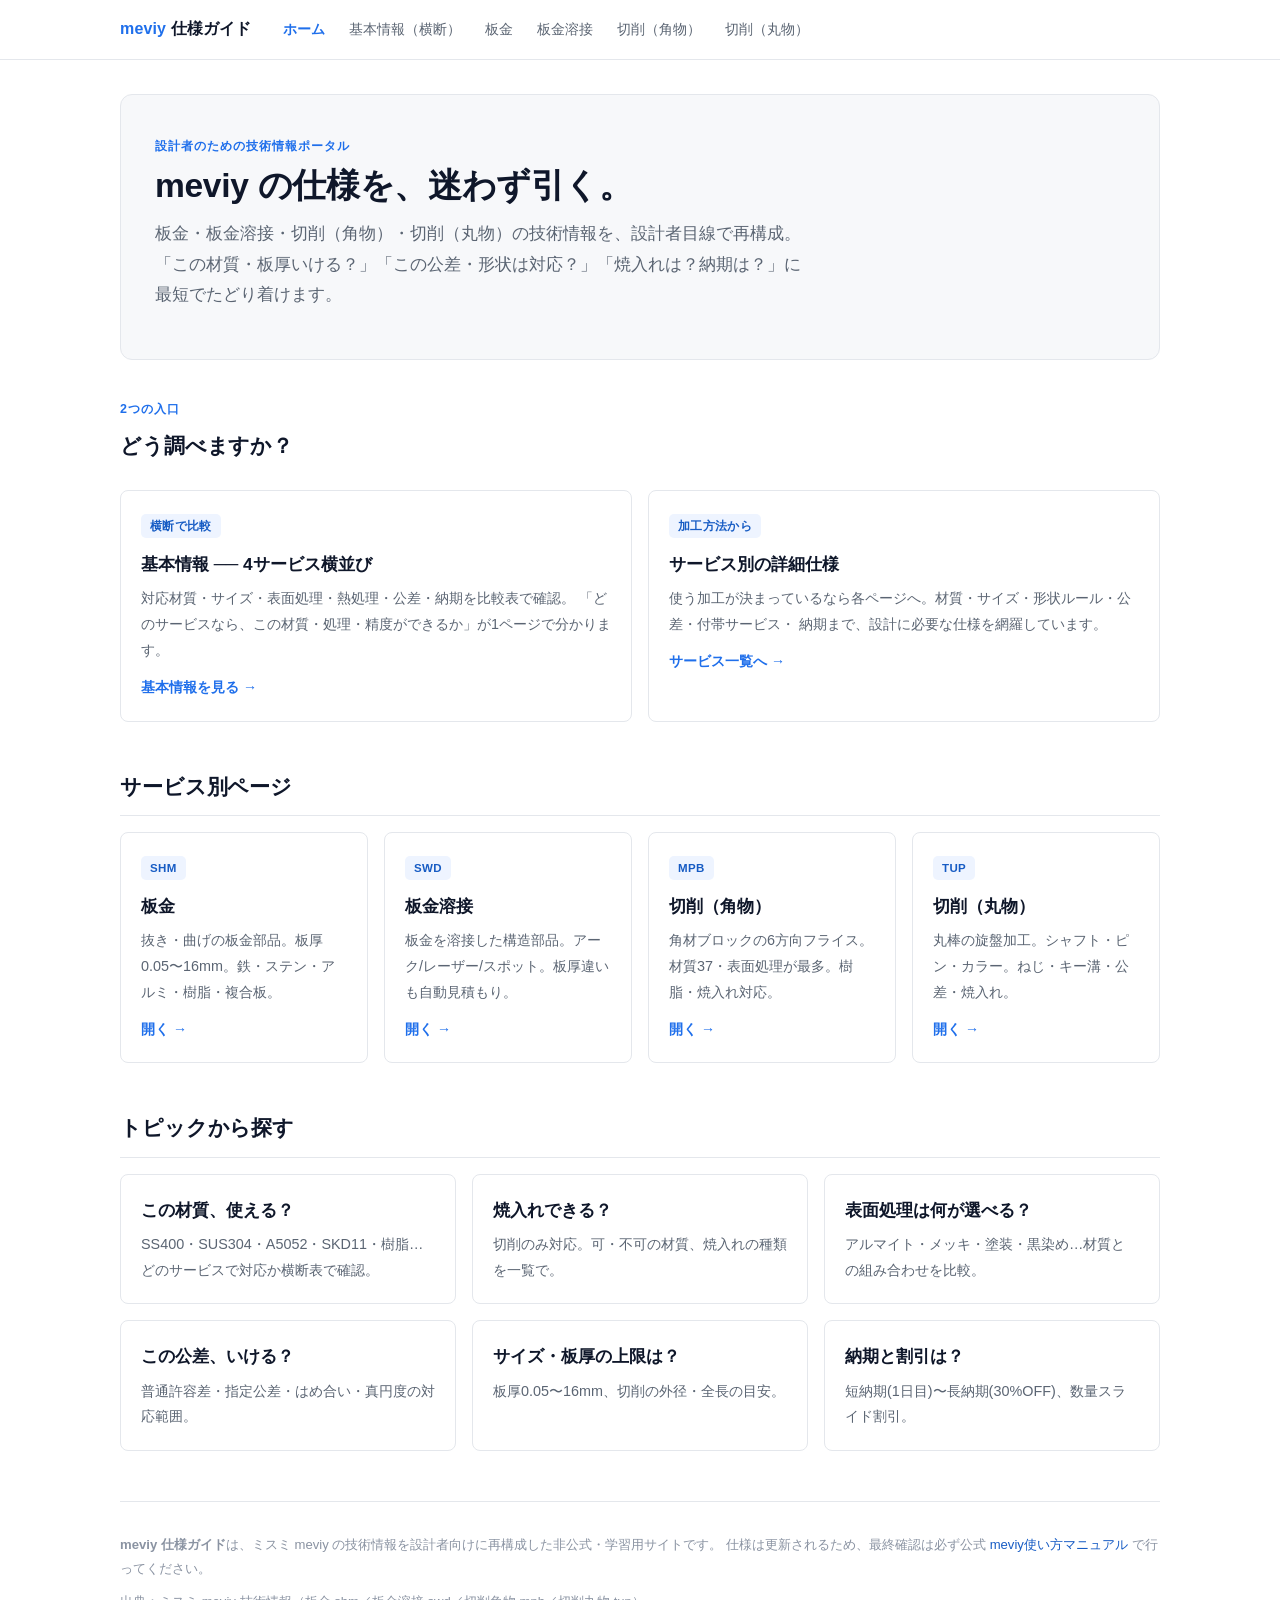
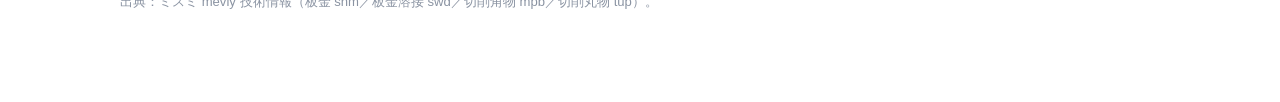
<file: index.html>
<!DOCTYPE html>
<html lang="ja">
<head>
<meta charset="UTF-8">
<meta name="viewport" content="width=device-width, initial-scale=1.0">
<meta name="robots" content="noindex, nofollow">
<title>meviy 仕様ガイド｜設計者のための技術情報ポータル</title>
<link rel="stylesheet" href="style.css">
</head>
<body>
<nav class="nav"><div class="inner">
  <span class="brand"><b>meviy</b> 仕様ガイド</span>
  <a class="link active" href="index.html">ホーム</a>
  <a class="link" href="basics.html">基本情報（横断）</a>
  <a class="link" href="sheet-metal.html">板金</a>
  <a class="link" href="sheet-metal-welding.html">板金溶接</a>
  <a class="link" href="milling.html">切削（角物）</a>
  <a class="link" href="turning.html">切削（丸物）</a>
</div></nav>

<div class="wrap">
  <header class="hero">
    <div class="eyebrow">設計者のための技術情報ポータル</div>
    <h1>meviy の仕様を、迷わず引く。</h1>
    <p>板金・板金溶接・切削（角物）・切削（丸物）の技術情報を、設計者目線で再構成。
       「この材質・板厚いける？」「この公差・形状は対応？」「焼入れは？納期は？」に最短でたどり着けます。</p>
  </header>

  <section>
    <div class="eyebrow">2つの入口</div>
    <h2 style="border:none;margin-top:6px;">どう調べますか？</h2>
    <div class="grid c2">
      <a class="card" href="basics.html">
        <span class="tag">横断で比較</span>
        <h3>基本情報 ── 4サービス横並び</h3>
        <p>対応材質・サイズ・表面処理・熱処理・公差・納期を比較表で確認。
           「どのサービスなら、この材質・処理・精度ができるか」が1ページで分かります。</p>
        <div class="arrow">基本情報を見る →</div>
      </a>
      <a class="card" href="#services">
        <span class="tag">加工方法から</span>
        <h3>サービス別の詳細仕様</h3>
        <p>使う加工が決まっているなら各ページへ。材質・サイズ・形状ルール・公差・付帯サービス・
           納期まで、設計に必要な仕様を網羅しています。</p>
        <div class="arrow">サービス一覧へ →</div>
      </a>
    </div>
  </section>

  <section id="services">
    <h2>サービス別ページ</h2>
    <div class="grid c4">
      <a class="card" href="sheet-metal.html"><span class="tag">SHM</span>
        <h3>板金</h3>
        <p>抜き・曲げの板金部品。板厚0.05〜16mm。鉄・ステン・アルミ・樹脂・複合板。</p>
        <div class="arrow">開く →</div></a>
      <a class="card" href="sheet-metal-welding.html"><span class="tag">SWD</span>
        <h3>板金溶接</h3>
        <p>板金を溶接した構造部品。アーク/レーザー/スポット。板厚違いも自動見積もり。</p>
        <div class="arrow">開く →</div></a>
      <a class="card" href="milling.html"><span class="tag">MPB</span>
        <h3>切削（角物）</h3>
        <p>角材ブロックの6方向フライス。材質37・表面処理が最多。樹脂・焼入れ対応。</p>
        <div class="arrow">開く →</div></a>
      <a class="card" href="turning.html"><span class="tag">TUP</span>
        <h3>切削（丸物）</h3>
        <p>丸棒の旋盤加工。シャフト・ピン・カラー。ねじ・キー溝・公差・焼入れ。</p>
        <div class="arrow">開く →</div></a>
    </div>
  </section>

  <section>
    <h2>トピックから探す</h2>
    <div class="grid c3">
      <a class="card" href="basics.html#material">
        <h3>この材質、使える？</h3>
        <p class="dim">SS400・SUS304・A5052・SKD11・樹脂…どのサービスで対応か横断表で確認。</p></a>
      <a class="card" href="basics.html#heat">
        <h3>焼入れできる？</h3>
        <p class="dim">切削のみ対応。可・不可の材質、焼入れの種類を一覧で。</p></a>
      <a class="card" href="basics.html#surface">
        <h3>表面処理は何が選べる？</h3>
        <p class="dim">アルマイト・メッキ・塗装・黒染め…材質との組み合わせを比較。</p></a>
      <a class="card" href="basics.html#tolerance">
        <h3>この公差、いける？</h3>
        <p class="dim">普通許容差・指定公差・はめ合い・真円度の対応範囲。</p></a>
      <a class="card" href="basics.html#size">
        <h3>サイズ・板厚の上限は？</h3>
        <p class="dim">板厚0.05〜16mm、切削の外径・全長の目安。</p></a>
      <a class="card" href="basics.html#delivery">
        <h3>納期と割引は？</h3>
        <p class="dim">短納期(1日目)〜長納期(30%OFF)、数量スライド割引。</p></a>
    </div>
  </section>

  <footer>
    <p><b>meviy 仕様ガイド</b>は、ミスミ meviy の技術情報を設計者向けに再構成した非公式・学習用サイトです。
       仕様は更新されるため、最終確認は必ず公式
       <a href="https://jp.meviy.misumi-ec.com/help/ja/" target="_blank" rel="noopener">meviy使い方マニュアル</a> で行ってください。</p>
    <p>出典：ミスミ meviy 技術情報（板金 shm／板金溶接 swd／切削角物 mpb／切削丸物 tup）。</p>
  </footer>
</div>
</body>
</html>
</file>
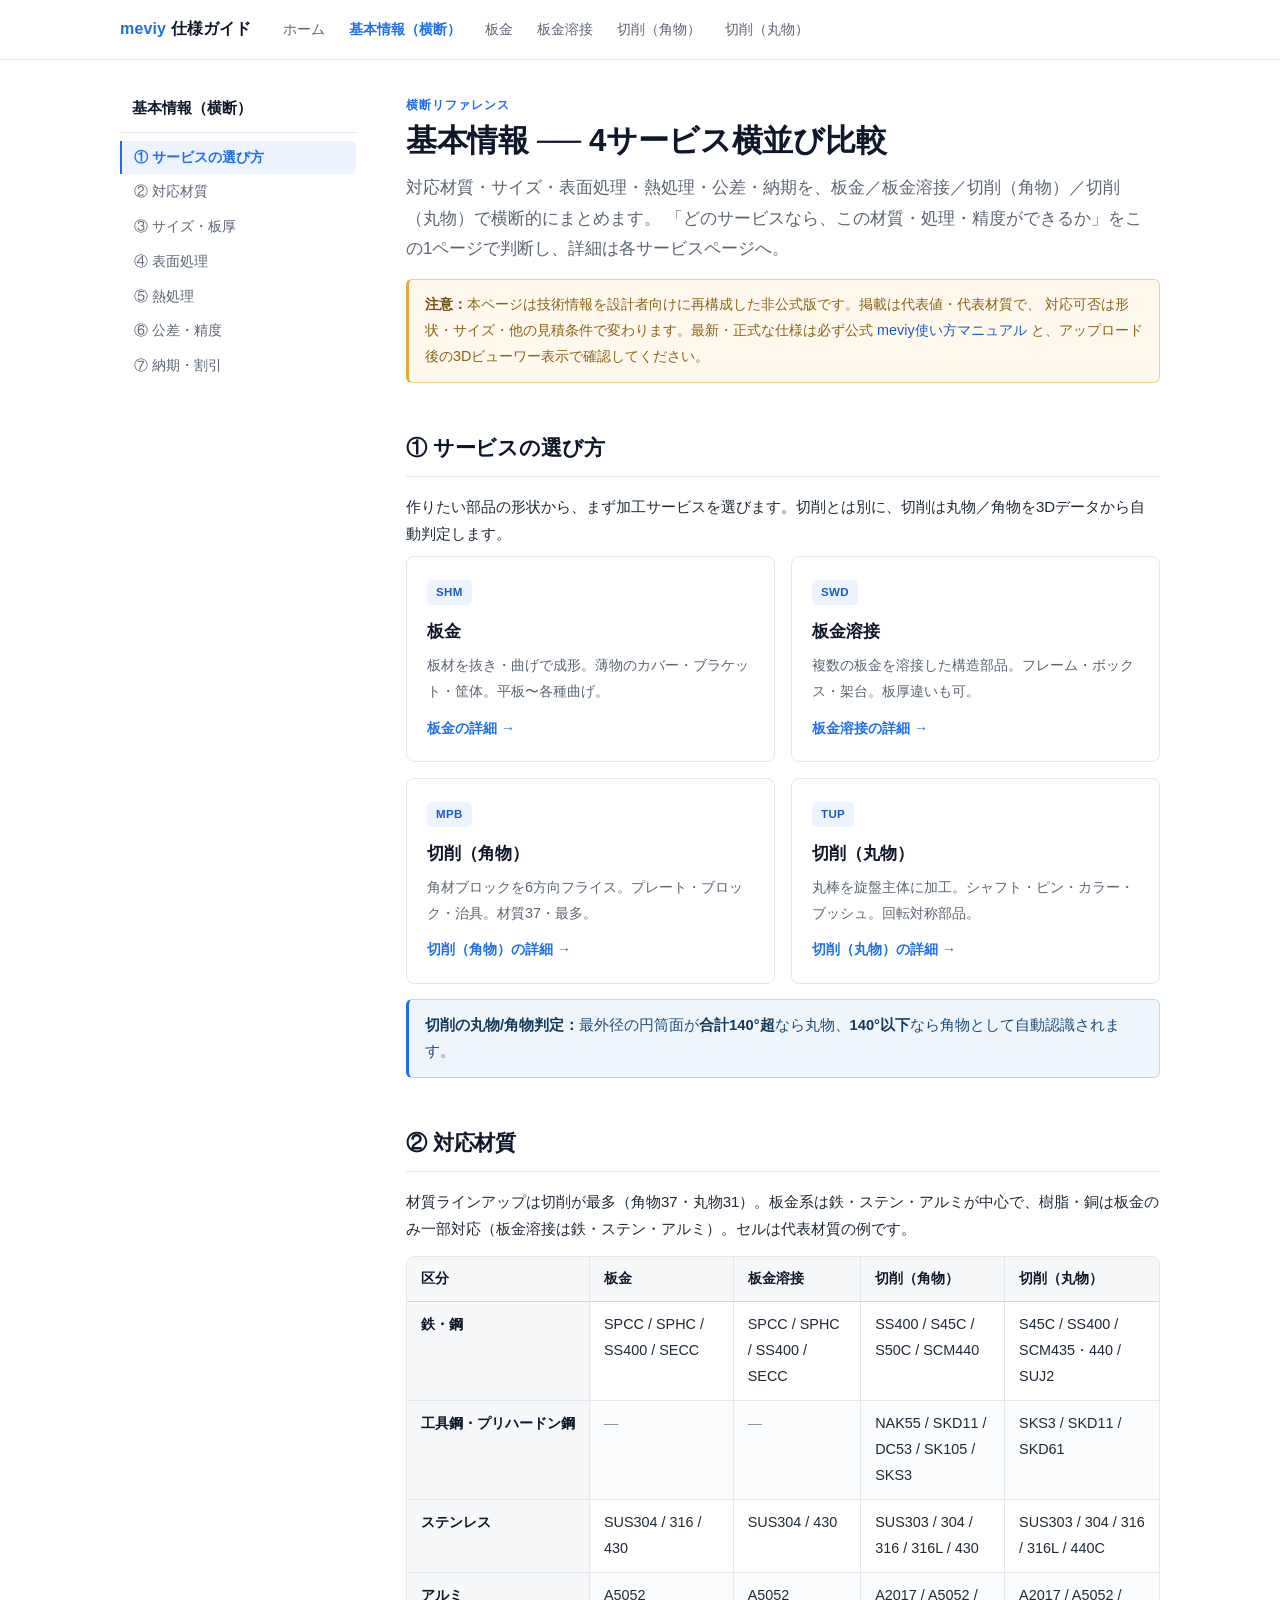
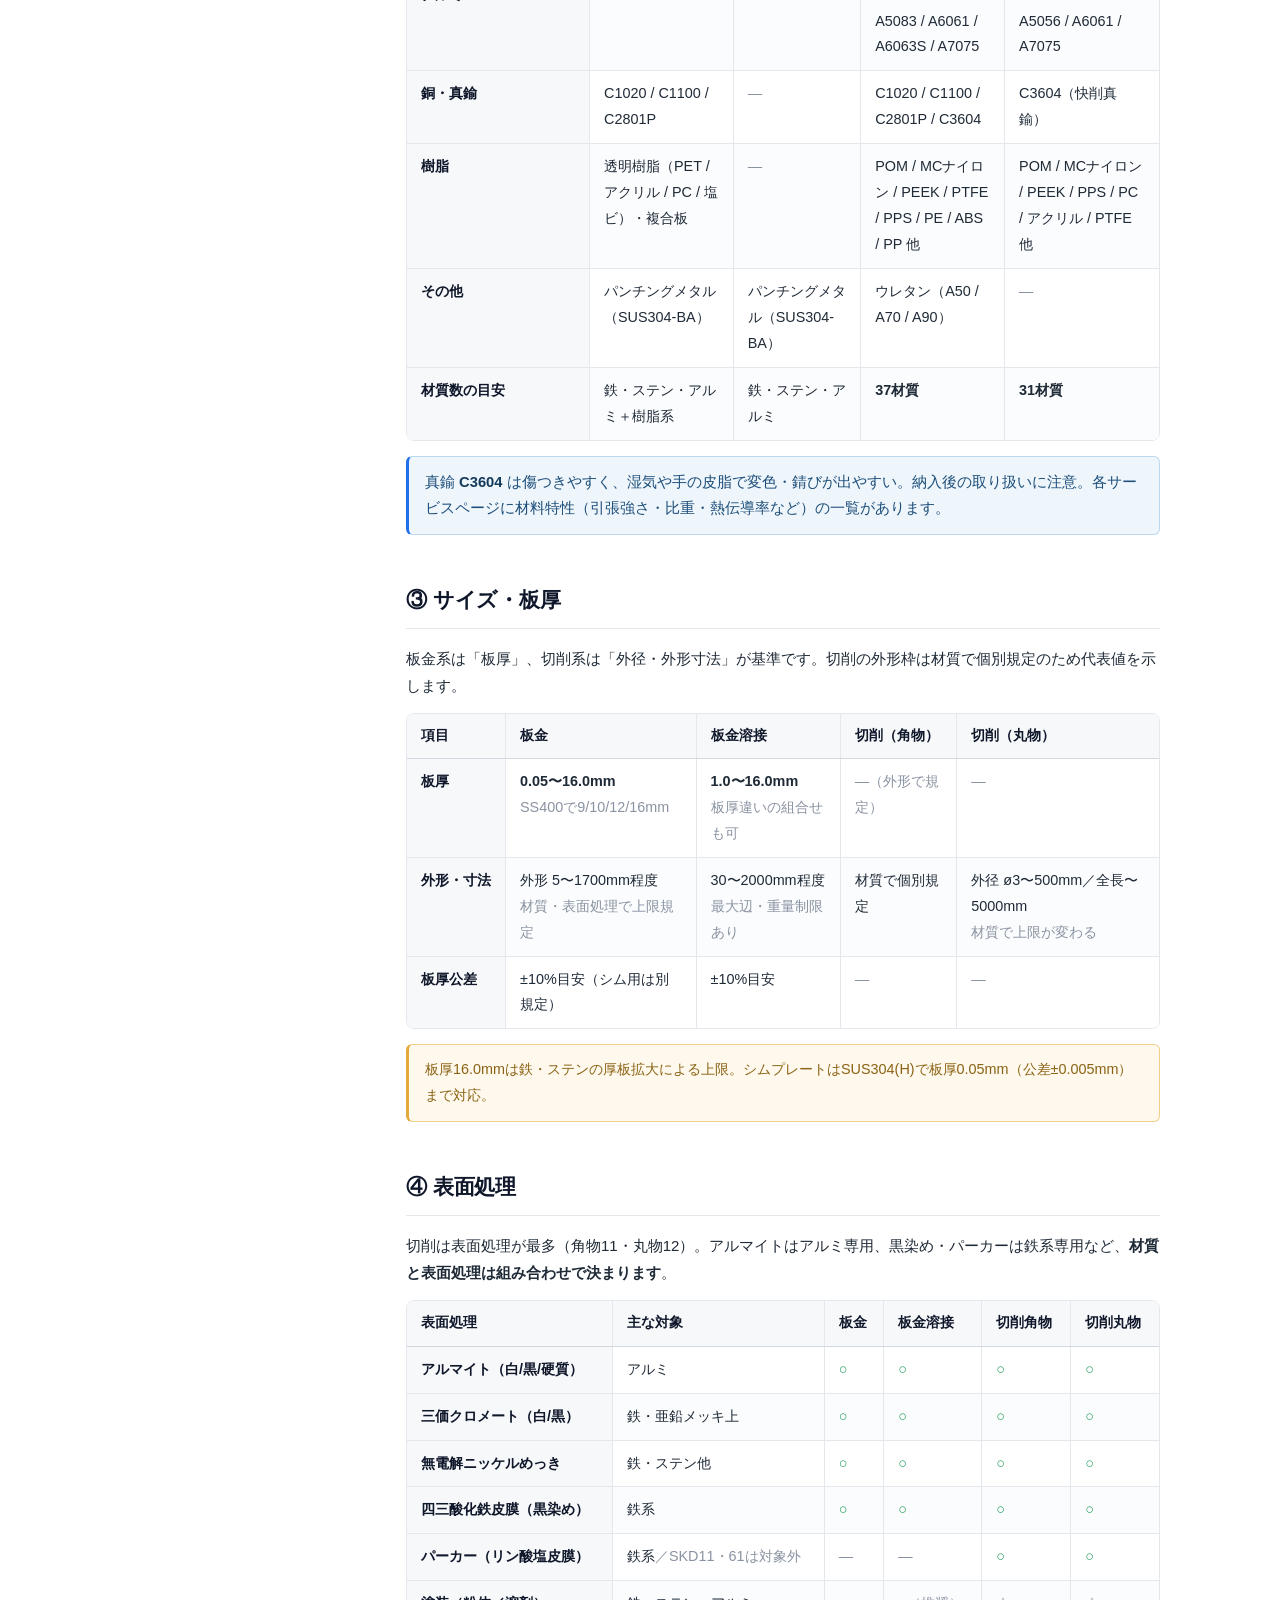
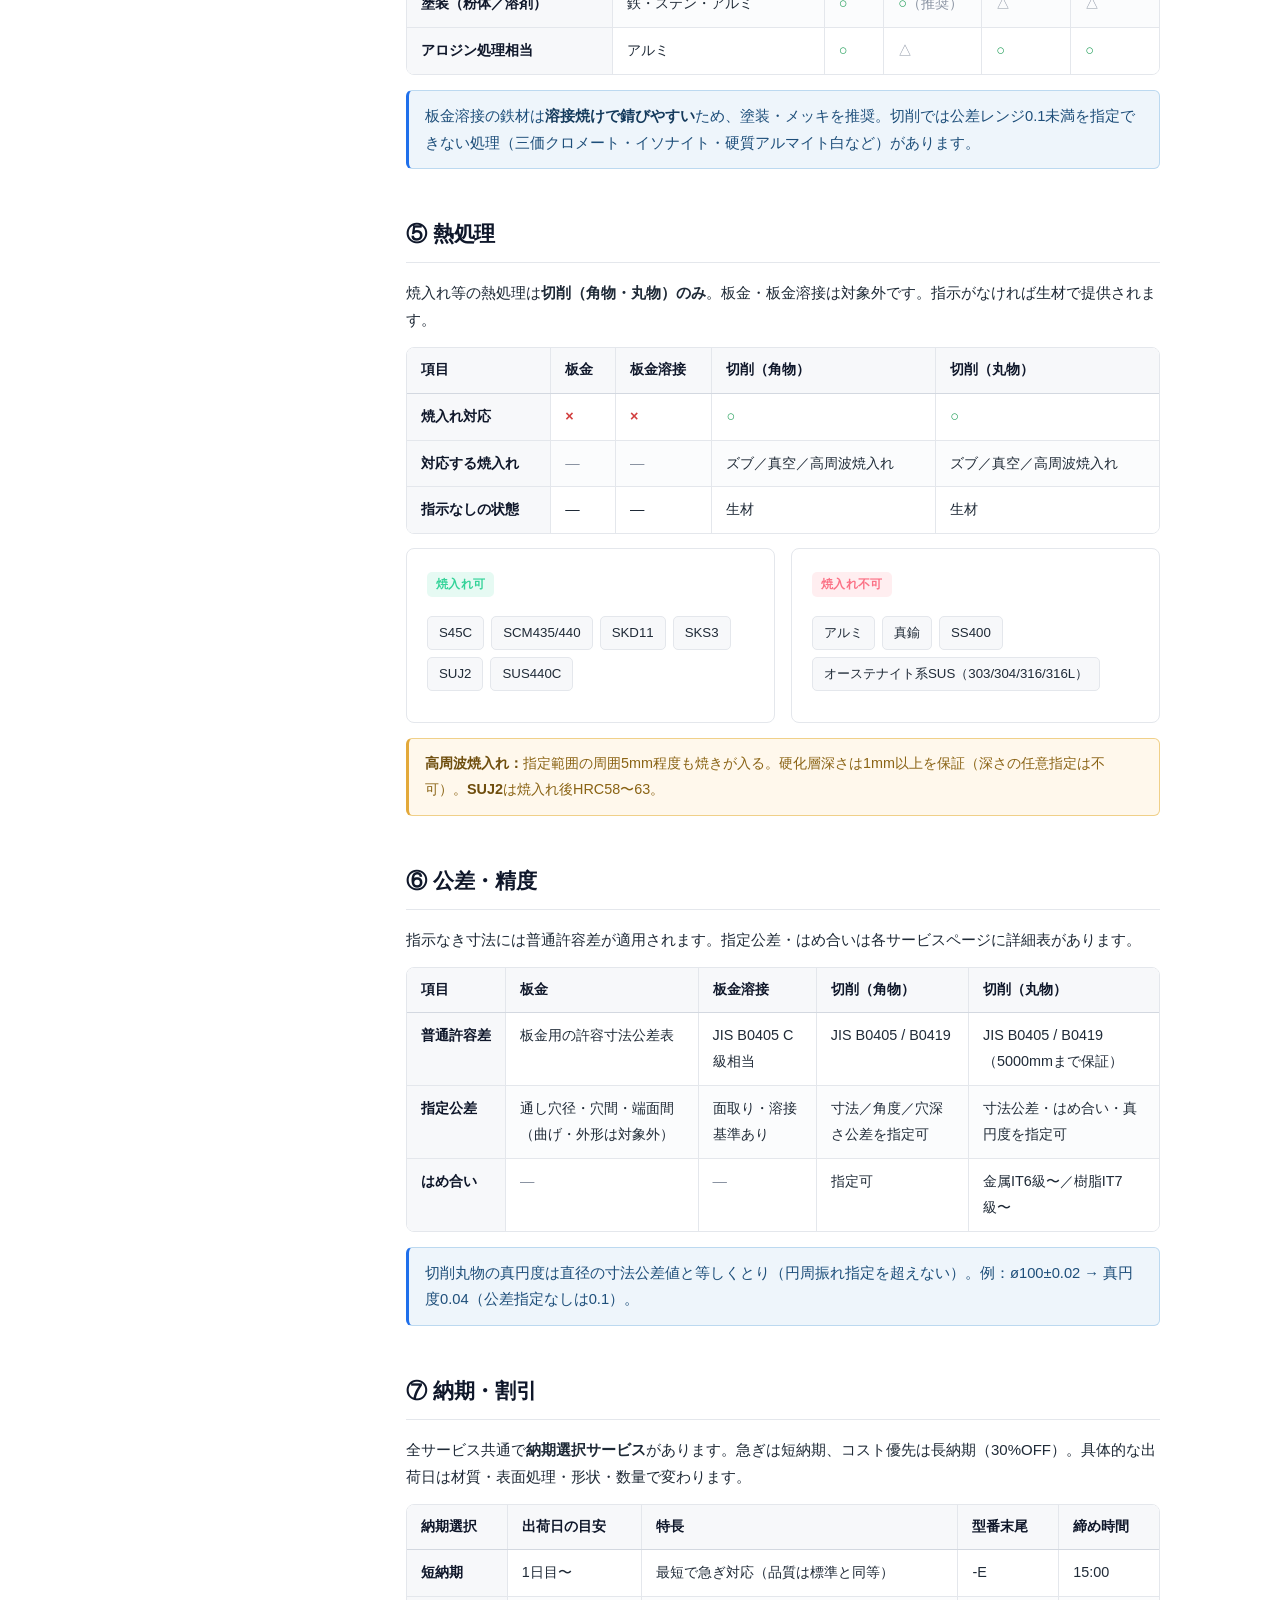
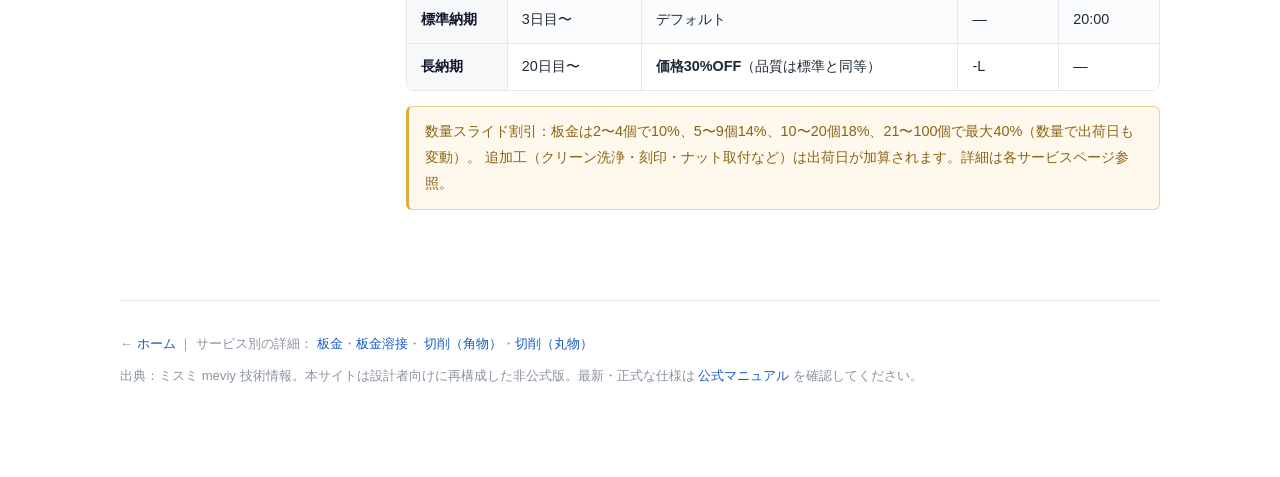
<file: basics.html>
<!DOCTYPE html>
<html lang="ja">
<head>
<meta charset="UTF-8">
<meta name="viewport" content="width=device-width, initial-scale=1.0">
<meta name="robots" content="noindex, nofollow">
<title>基本情報（横断）｜meviy 仕様ガイド</title>
<link rel="stylesheet" href="style.css">
</head>
<body>
<nav class="nav"><div class="inner">
  <span class="brand"><b>meviy</b> 仕様ガイド</span>
  <a class="link" href="index.html">ホーム</a>
  <a class="link active" href="basics.html">基本情報（横断）</a>
  <a class="link" href="sheet-metal.html">板金</a>
  <a class="link" href="sheet-metal-welding.html">板金溶接</a>
  <a class="link" href="milling.html">切削（角物）</a>
  <a class="link" href="turning.html">切削（丸物）</a>
</div></nav>

<div class="wrap"><div class="docpage">
<aside class="sidebar"><div class="side-inner">
  <div class="side-title">基本情報（横断）</div>
  <nav class="side-nav">
    <a href="#choose">① サービスの選び方</a>
    <a href="#material">② 対応材質</a>
    <a href="#size">③ サイズ・板厚</a>
    <a href="#surface">④ 表面処理</a>
    <a href="#heat">⑤ 熱処理</a>
    <a href="#tolerance">⑥ 公差・精度</a>
    <a href="#delivery">⑦ 納期・割引</a>
  </nav>
</div></aside>
<main class="doc-main">
  <div class="eyebrow">横断リファレンス</div>
  <h1>基本情報 ── 4サービス横並び比較</h1>
  <p class="lead">対応材質・サイズ・表面処理・熱処理・公差・納期を、板金／板金溶接／切削（角物）／切削（丸物）で横断的にまとめます。
     「どのサービスなら、この材質・処理・精度ができるか」をこの1ページで判断し、詳細は各サービスページへ。</p>

  <div class="note"><b>注意：</b>本ページは技術情報を設計者向けに再構成した非公式版です。掲載は代表値・代表材質で、
     対応可否は形状・サイズ・他の見積条件で変わります。最新・正式な仕様は必ず公式
     <a href="https://jp.meviy.misumi-ec.com/help/ja/" target="_blank" rel="noopener">meviy使い方マニュアル</a> と、アップロード後の3Dビューワー表示で確認してください。</div>

  <!-- ① 選び方 -->
  <section id="choose">
    <h2>① サービスの選び方</h2>
    <p>作りたい部品の形状から、まず加工サービスを選びます。切削とは別に、切削は丸物／角物を3Dデータから自動判定します。</p>
    <div class="grid c2">
      <a class="card" href="sheet-metal.html"><span class="tag">SHM</span>
        <h3>板金</h3><p>板材を抜き・曲げで成形。薄物のカバー・ブラケット・筐体。平板〜各種曲げ。</p>
        <div class="arrow">板金の詳細 →</div></a>
      <a class="card" href="sheet-metal-welding.html"><span class="tag">SWD</span>
        <h3>板金溶接</h3><p>複数の板金を溶接した構造部品。フレーム・ボックス・架台。板厚違いも可。</p>
        <div class="arrow">板金溶接の詳細 →</div></a>
      <a class="card" href="milling.html"><span class="tag">MPB</span>
        <h3>切削（角物）</h3><p>角材ブロックを6方向フライス。プレート・ブロック・治具。材質37・最多。</p>
        <div class="arrow">切削（角物）の詳細 →</div></a>
      <a class="card" href="turning.html"><span class="tag">TUP</span>
        <h3>切削（丸物）</h3><p>丸棒を旋盤主体に加工。シャフト・ピン・カラー・ブッシュ。回転対称部品。</p>
        <div class="arrow">切削（丸物）の詳細 →</div></a>
    </div>
    <div class="info"><b>切削の丸物/角物判定：</b>最外径の円筒面が<b>合計140°超</b>なら丸物、<b>140°以下</b>なら角物として自動認識されます。</div>
  </section>

  <!-- ② 材質 -->
  <section id="material">
    <h2>② 対応材質</h2>
    <p>材質ラインアップは切削が最多（角物37・丸物31）。板金系は鉄・ステン・アルミが中心で、樹脂・銅は板金のみ一部対応（板金溶接は鉄・ステン・アルミ）。セルは代表材質の例です。</p>
    <div class="tbl-scroll">
    <table>
      <thead><tr><th>区分</th><th>板金</th><th>板金溶接</th><th>切削（角物）</th><th>切削（丸物）</th></tr></thead>
      <tbody>
        <tr><td class="rowhdr">鉄・鋼</td>
          <td>SPCC / SPHC / SS400 / SECC</td>
          <td>SPCC / SPHC / SS400 / SECC</td>
          <td>SS400 / S45C / S50C / SCM440</td>
          <td>S45C / SS400 / SCM435・440 / SUJ2</td></tr>
        <tr><td class="rowhdr">工具鋼・プリハードン鋼</td>
          <td class="dim">―</td><td class="dim">―</td>
          <td>NAK55 / SKD11 / DC53 / SK105 / SKS3</td>
          <td>SKS3 / SKD11 / SKD61</td></tr>
        <tr><td class="rowhdr">ステンレス</td>
          <td>SUS304 / 316 / 430</td>
          <td>SUS304 / 430</td>
          <td>SUS303 / 304 / 316 / 316L / 430</td>
          <td>SUS303 / 304 / 316 / 316L / 440C</td></tr>
        <tr><td class="rowhdr">アルミ</td>
          <td>A5052</td>
          <td>A5052</td>
          <td>A2017 / A5052 / A5083 / A6061 / A6063S / A7075</td>
          <td>A2017 / A5052 / A5056 / A6061 / A7075</td></tr>
        <tr><td class="rowhdr">銅・真鍮</td>
          <td>C1020 / C1100 / C2801P</td>
          <td class="dim">―</td>
          <td>C1020 / C1100 / C2801P / C3604</td>
          <td>C3604（快削真鍮）</td></tr>
        <tr><td class="rowhdr">樹脂</td>
          <td>透明樹脂（PET / アクリル / PC / 塩ビ）・複合板</td>
          <td class="dim">―</td>
          <td>POM / MCナイロン / PEEK / PTFE / PPS / PE / ABS / PP 他</td>
          <td>POM / MCナイロン / PEEK / PPS / PC / アクリル / PTFE 他</td></tr>
        <tr><td class="rowhdr">その他</td>
          <td>パンチングメタル（SUS304-BA）</td>
          <td>パンチングメタル（SUS304-BA）</td>
          <td>ウレタン（A50 / A70 / A90）</td>
          <td class="dim">―</td></tr>
        <tr><td class="rowhdr">材質数の目安</td>
          <td>鉄・ステン・アルミ＋樹脂系</td>
          <td>鉄・ステン・アルミ</td>
          <td><b>37材質</b></td>
          <td><b>31材質</b></td></tr>
      </tbody>
    </table>
    </div>
    <div class="info">真鍮 <b>C3604</b> は傷つきやすく、湿気や手の皮脂で変色・錆びが出やすい。納入後の取り扱いに注意。各サービスページに材料特性（引張強さ・比重・熱伝導率など）の一覧があります。</div>
  </section>

  <!-- ③ サイズ -->
  <section id="size">
    <h2>③ サイズ・板厚</h2>
    <p>板金系は「板厚」、切削系は「外径・外形寸法」が基準です。切削の外形枠は材質で個別規定のため代表値を示します。</p>
    <div class="tbl-scroll">
    <table>
      <thead><tr><th>項目</th><th>板金</th><th>板金溶接</th><th>切削（角物）</th><th>切削（丸物）</th></tr></thead>
      <tbody>
        <tr><td class="rowhdr">板厚</td>
          <td><b>0.05〜16.0mm</b><br><span class="dim">SS400で9/10/12/16mm</span></td>
          <td><b>1.0〜16.0mm</b><br><span class="dim">板厚違いの組合せも可</span></td>
          <td class="dim">―（外形で規定）</td>
          <td class="dim">―</td></tr>
        <tr><td class="rowhdr">外形・寸法</td>
          <td>外形 5〜1700mm程度<br><span class="dim">材質・表面処理で上限規定</span></td>
          <td>30〜2000mm程度<br><span class="dim">最大辺・重量制限あり</span></td>
          <td>材質で個別規定</td>
          <td>外径 ø3〜500mm／全長〜5000mm<br><span class="dim">材質で上限が変わる</span></td></tr>
        <tr><td class="rowhdr">板厚公差</td>
          <td>±10%目安（シム用は別規定）</td>
          <td>±10%目安</td>
          <td class="dim">―</td><td class="dim">―</td></tr>
      </tbody>
    </table>
    </div>
    <div class="note">板厚16.0mmは鉄・ステンの厚板拡大による上限。シムプレートはSUS304(H)で板厚0.05mm（公差±0.005mm）まで対応。</div>
  </section>

  <!-- ④ 表面処理 -->
  <section id="surface">
    <h2>④ 表面処理</h2>
    <p>切削は表面処理が最多（角物11・丸物12）。アルマイトはアルミ専用、黒染め・パーカーは鉄系専用など、<b>材質と表面処理は組み合わせで決まります</b>。</p>
    <div class="tbl-scroll">
    <table>
      <thead><tr><th>表面処理</th><th>主な対象</th><th>板金</th><th>板金溶接</th><th>切削角物</th><th>切削丸物</th></tr></thead>
      <tbody>
        <tr><td class="rowhdr">アルマイト（白/黒/硬質）</td><td>アルミ</td>
          <td><span class="yes">○</span></td><td><span class="yes">○</span></td><td><span class="yes">○</span></td><td><span class="yes">○</span></td></tr>
        <tr><td class="rowhdr">三価クロメート（白/黒）</td><td>鉄・亜鉛メッキ上</td>
          <td><span class="yes">○</span></td><td><span class="yes">○</span></td><td><span class="yes">○</span></td><td><span class="yes">○</span></td></tr>
        <tr><td class="rowhdr">無電解ニッケルめっき</td><td>鉄・ステン他</td>
          <td><span class="yes">○</span></td><td><span class="yes">○</span></td><td><span class="yes">○</span></td><td><span class="yes">○</span></td></tr>
        <tr><td class="rowhdr">四三酸化鉄皮膜（黒染め）</td><td>鉄系</td>
          <td><span class="yes">○</span></td><td><span class="yes">○</span></td><td><span class="yes">○</span></td><td><span class="yes">○</span></td></tr>
        <tr><td class="rowhdr">パーカー（リン酸塩皮膜）</td><td>鉄系<span class="dim">／SKD11・61は対象外</span></td>
          <td class="dim">―</td><td class="dim">―</td><td><span class="yes">○</span></td><td><span class="yes">○</span></td></tr>
        <tr><td class="rowhdr">塗装（粉体／溶剤）</td><td>鉄・ステン・アルミ</td>
          <td><span class="yes">○</span></td><td><span class="yes">○</span><span class="dim">（推奨）</span></td><td class="dim">△</td><td class="dim">△</td></tr>
        <tr><td class="rowhdr">アロジン処理相当</td><td>アルミ</td>
          <td><span class="yes">○</span></td><td class="dim">△</td><td><span class="yes">○</span></td><td><span class="yes">○</span></td></tr>
      </tbody>
    </table>
    </div>
    <div class="info">板金溶接の鉄材は<b>溶接焼けで錆びやすい</b>ため、塗装・メッキを推奨。切削では公差レンジ0.1未満を指定できない処理（三価クロメート・イソナイト・硬質アルマイト白など）があります。</div>
  </section>

  <!-- ⑤ 熱処理 -->
  <section id="heat">
    <h2>⑤ 熱処理</h2>
    <p>焼入れ等の熱処理は<b>切削（角物・丸物）のみ</b>。板金・板金溶接は対象外です。指示がなければ生材で提供されます。</p>
    <div class="tbl-scroll">
    <table>
      <thead><tr><th>項目</th><th>板金</th><th>板金溶接</th><th>切削（角物）</th><th>切削（丸物）</th></tr></thead>
      <tbody>
        <tr><td class="rowhdr">焼入れ対応</td>
          <td><span class="no">×</span></td><td><span class="no">×</span></td><td><span class="yes">○</span></td><td><span class="yes">○</span></td></tr>
        <tr><td class="rowhdr">対応する焼入れ</td>
          <td class="dim">―</td><td class="dim">―</td>
          <td>ズブ／真空／高周波焼入れ</td><td>ズブ／真空／高周波焼入れ</td></tr>
        <tr><td class="rowhdr">指示なしの状態</td>
          <td>―</td><td>―</td><td>生材</td><td>生材</td></tr>
      </tbody>
    </table>
    </div>
    <div class="grid c2">
      <div class="card"><span class="tag" style="background:rgba(52,211,153,.12);color:#34d399;border-color:rgba(52,211,153,.3);">焼入れ可</span>
        <div class="pills" style="margin-top:8px;">
          <span class="pill">S45C</span><span class="pill">SCM435/440</span><span class="pill">SKD11</span>
          <span class="pill">SKS3</span><span class="pill">SUJ2</span><span class="pill">SUS440C</span></div></div>
      <div class="card"><span class="tag" style="background:rgba(251,113,133,.12);color:#fb7185;border-color:rgba(251,113,133,.3);">焼入れ不可</span>
        <div class="pills" style="margin-top:8px;">
          <span class="pill">アルミ</span><span class="pill">真鍮</span><span class="pill">SS400</span>
          <span class="pill">オーステナイト系SUS（303/304/316/316L）</span></div></div>
    </div>
    <div class="note"><b>高周波焼入れ：</b>指定範囲の周囲5mm程度も焼きが入る。硬化層深さは1mm以上を保証（深さの任意指定は不可）。<b>SUJ2</b>は焼入れ後HRC58〜63。</div>
  </section>

  <!-- ⑥ 公差 -->
  <section id="tolerance">
    <h2>⑥ 公差・精度</h2>
    <p>指示なき寸法には普通許容差が適用されます。指定公差・はめ合いは各サービスページに詳細表があります。</p>
    <div class="tbl-scroll">
    <table>
      <thead><tr><th>項目</th><th>板金</th><th>板金溶接</th><th>切削（角物）</th><th>切削（丸物）</th></tr></thead>
      <tbody>
        <tr><td class="rowhdr">普通許容差</td>
          <td>板金用の許容寸法公差表</td>
          <td>JIS B0405 C級相当</td>
          <td>JIS B0405 / B0419</td>
          <td>JIS B0405 / B0419（5000mmまで保証）</td></tr>
        <tr><td class="rowhdr">指定公差</td>
          <td>通し穴径・穴間・端面間（曲げ・外形は対象外）</td>
          <td>面取り・溶接基準あり</td>
          <td>寸法／角度／穴深さ公差を指定可</td>
          <td>寸法公差・はめ合い・真円度を指定可</td></tr>
        <tr><td class="rowhdr">はめ合い</td>
          <td class="dim">―</td><td class="dim">―</td>
          <td>指定可</td>
          <td>金属IT6級〜／樹脂IT7級〜</td></tr>
      </tbody>
    </table>
    </div>
    <div class="info">切削丸物の真円度は直径の寸法公差値と等しくとり（円周振れ指定を超えない）。例：ø100±0.02 → 真円度0.04（公差指定なしは0.1）。</div>
  </section>

  <!-- ⑦ 納期 -->
  <section id="delivery">
    <h2>⑦ 納期・割引</h2>
    <p>全サービス共通で<b>納期選択サービス</b>があります。急ぎは短納期、コスト優先は長納期（30%OFF）。具体的な出荷日は材質・表面処理・形状・数量で変わります。</p>
    <div class="tbl-scroll">
    <table>
      <thead><tr><th>納期選択</th><th>出荷日の目安</th><th>特長</th><th>型番末尾</th><th>締め時間</th></tr></thead>
      <tbody>
        <tr><td class="rowhdr">短納期</td><td>1日目〜</td><td>最短で急ぎ対応（品質は標準と同等）</td><td>-E</td><td>15:00</td></tr>
        <tr><td class="rowhdr">標準納期</td><td>3日目〜</td><td>デフォルト</td><td>―</td><td>20:00</td></tr>
        <tr><td class="rowhdr">長納期</td><td>20日目〜</td><td><b>価格30%OFF</b>（品質は標準と同等）</td><td>-L</td><td>―</td></tr>
      </tbody>
    </table>
    </div>
    <div class="note">数量スライド割引：板金は2〜4個で10%、5〜9個14%、10〜20個18%、21〜100個で最大40%（数量で出荷日も変動）。
       追加工（クリーン洗浄・刻印・ナット取付など）は出荷日が加算されます。詳細は各サービスページ参照。</div>
  </section>
</main></div>

  <footer>
    <p>← <a href="index.html">ホーム</a> ｜ サービス別の詳細：
       <a href="sheet-metal.html">板金</a>・<a href="sheet-metal-welding.html">板金溶接</a>・
       <a href="milling.html">切削（角物）</a>・<a href="turning.html">切削（丸物）</a></p>
    <p>出典：ミスミ meviy 技術情報。本サイトは設計者向けに再構成した非公式版。最新・正式な仕様は
       <a href="https://jp.meviy.misumi-ec.com/help/ja/" target="_blank" rel="noopener">公式マニュアル</a> を確認してください。</p>
  </footer>
</div>

<script src="scrollspy.js"></script>
</body>
</html>
</file>
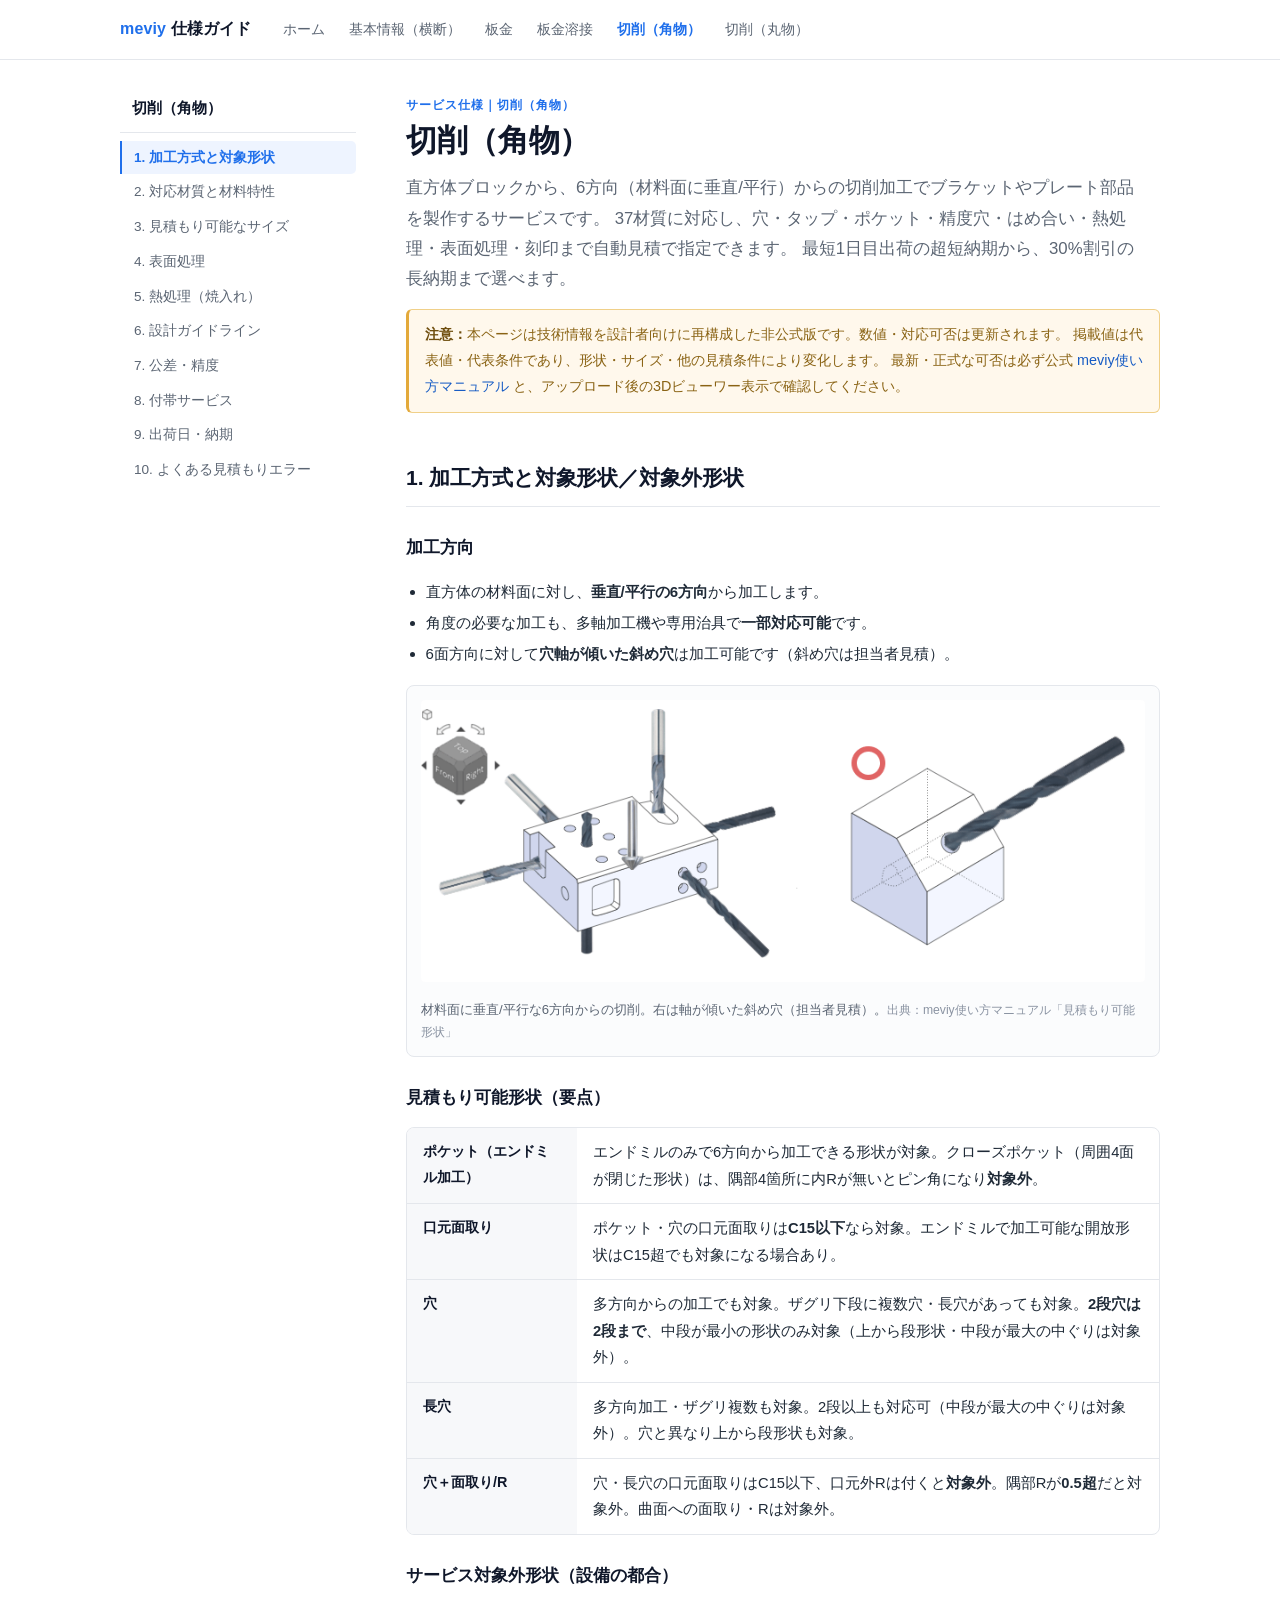
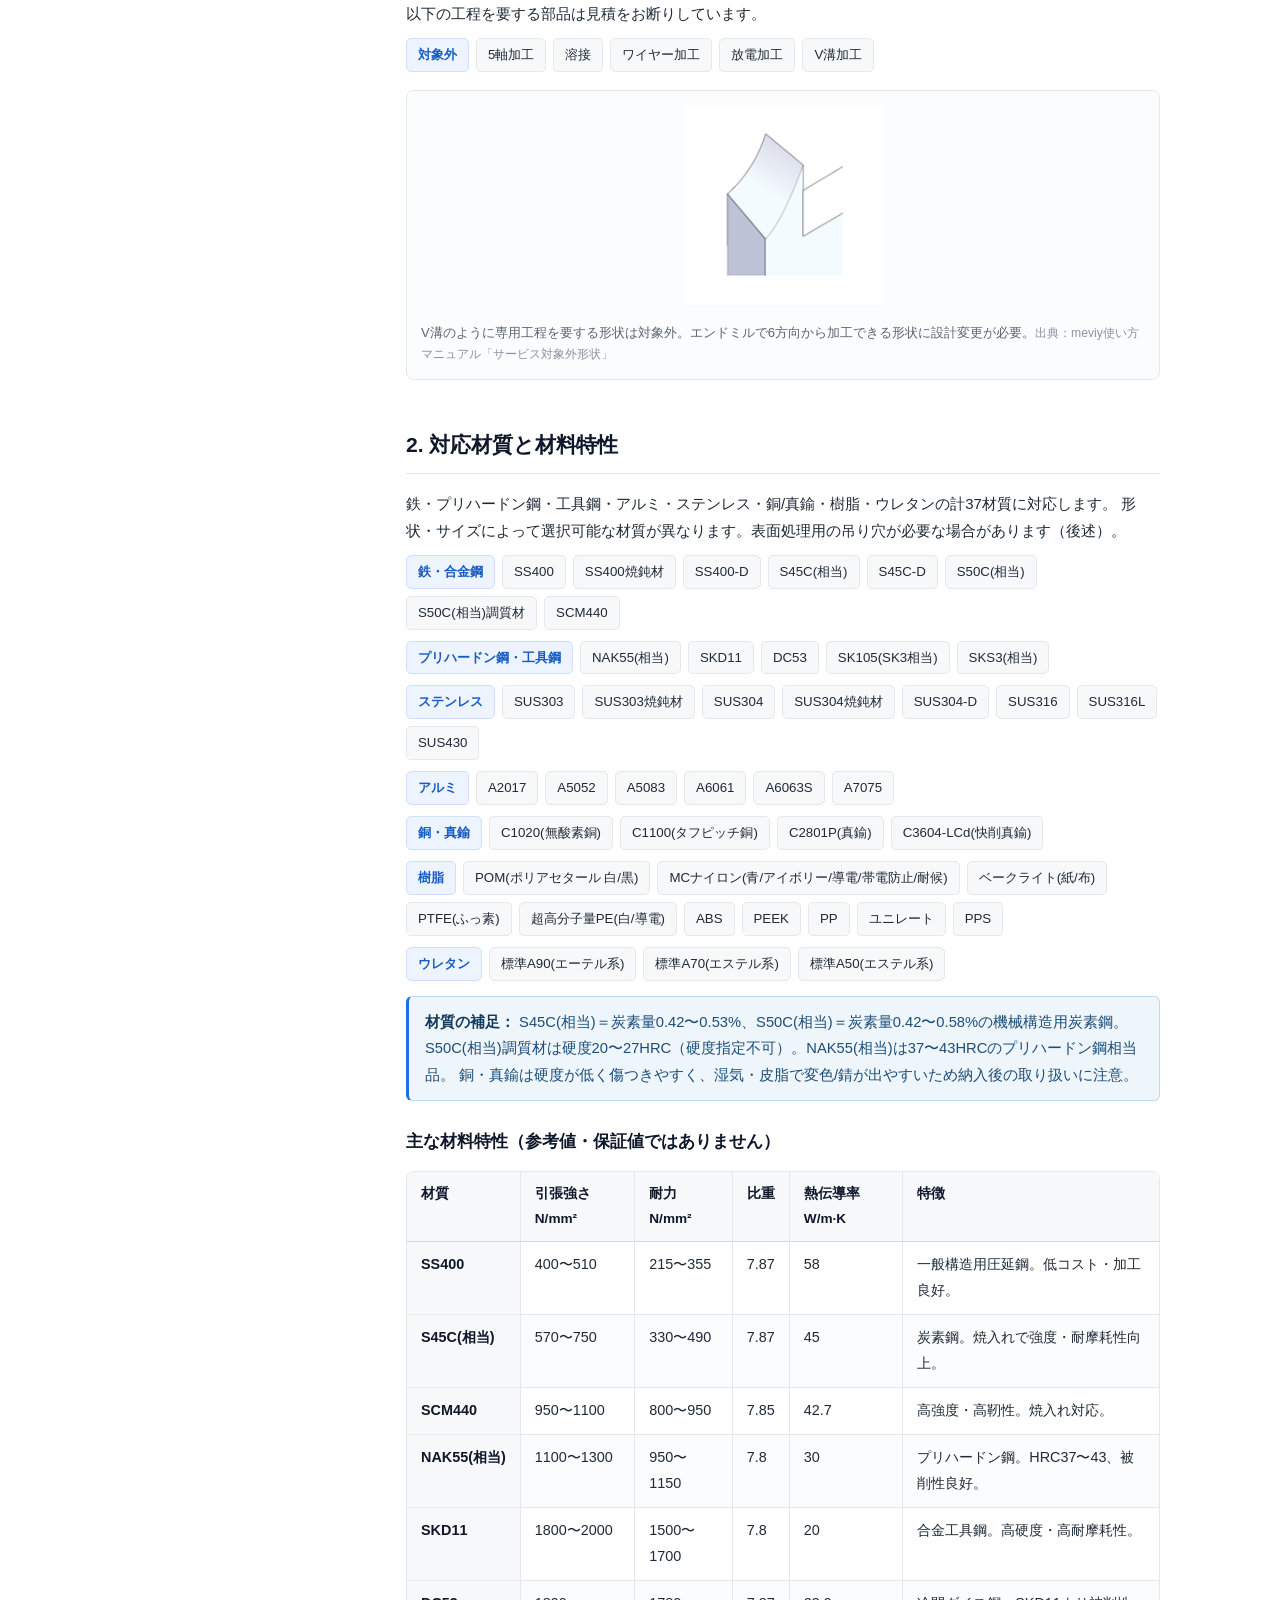
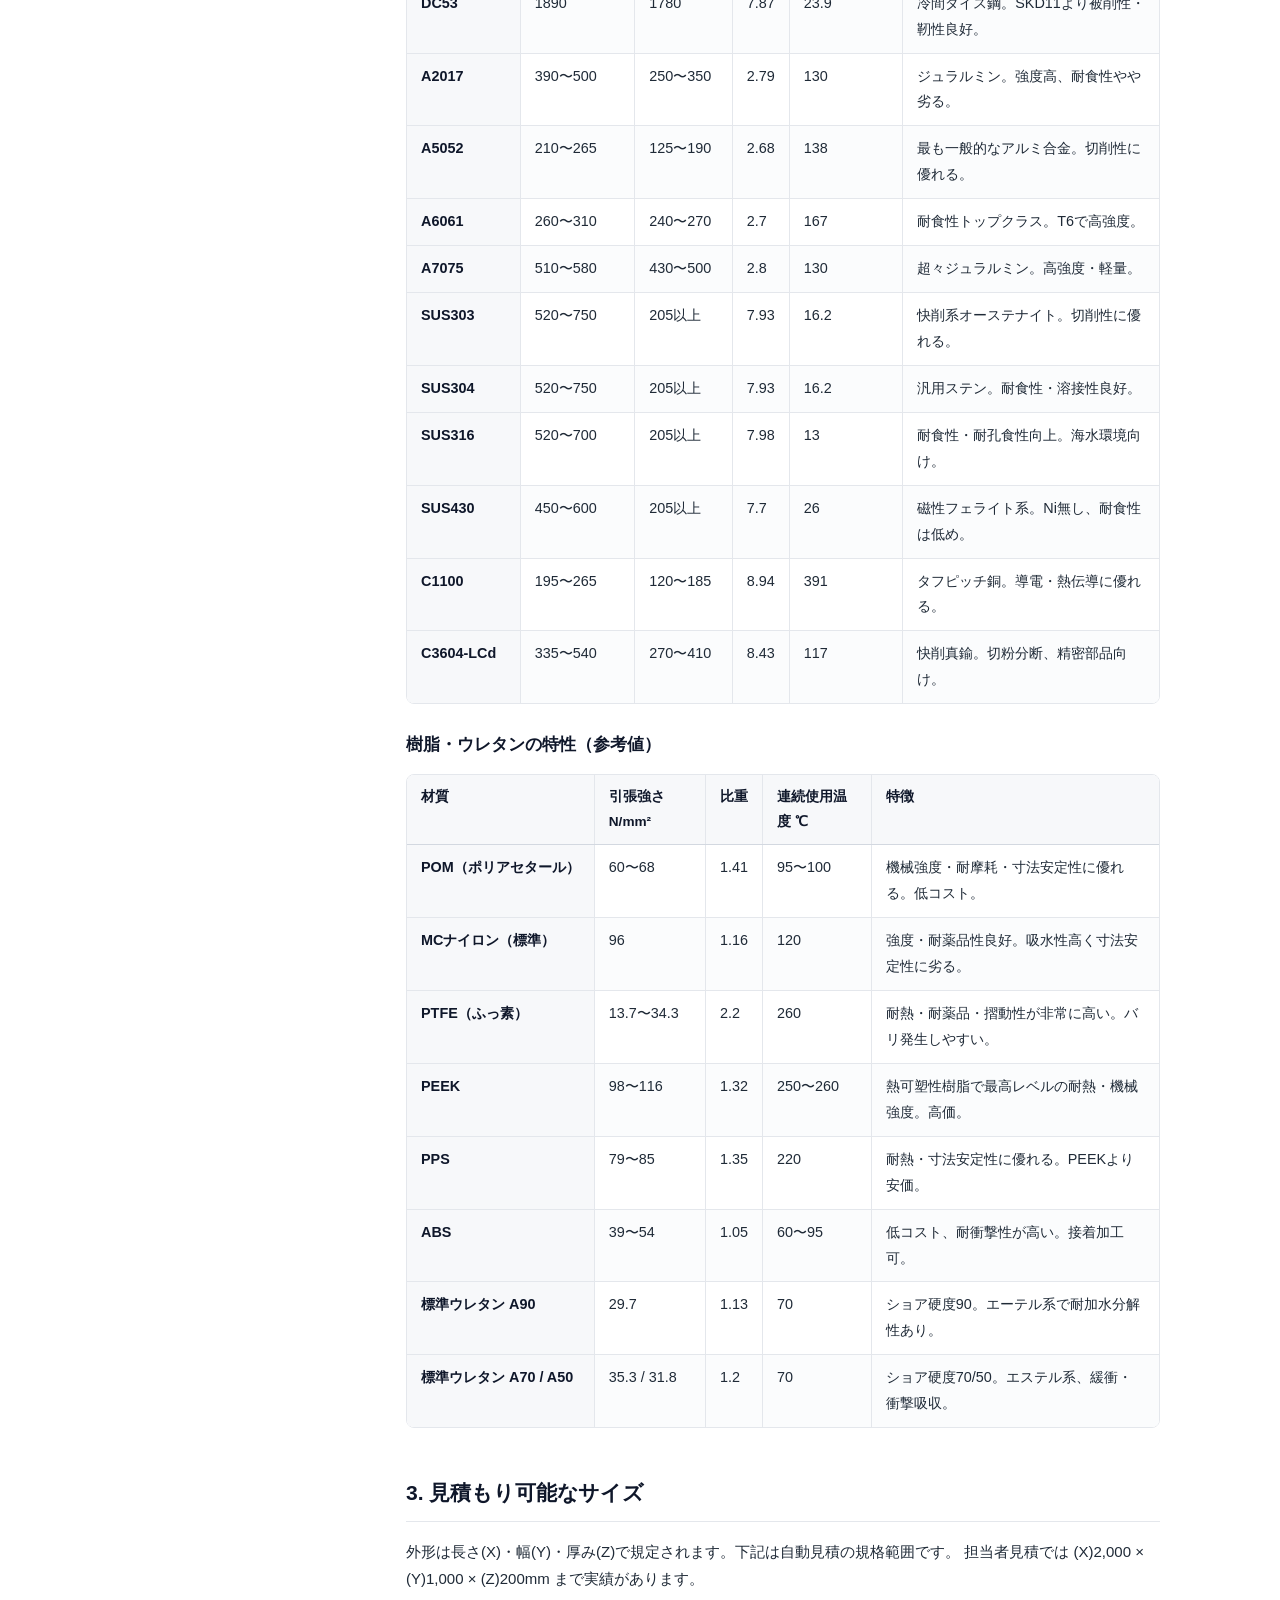
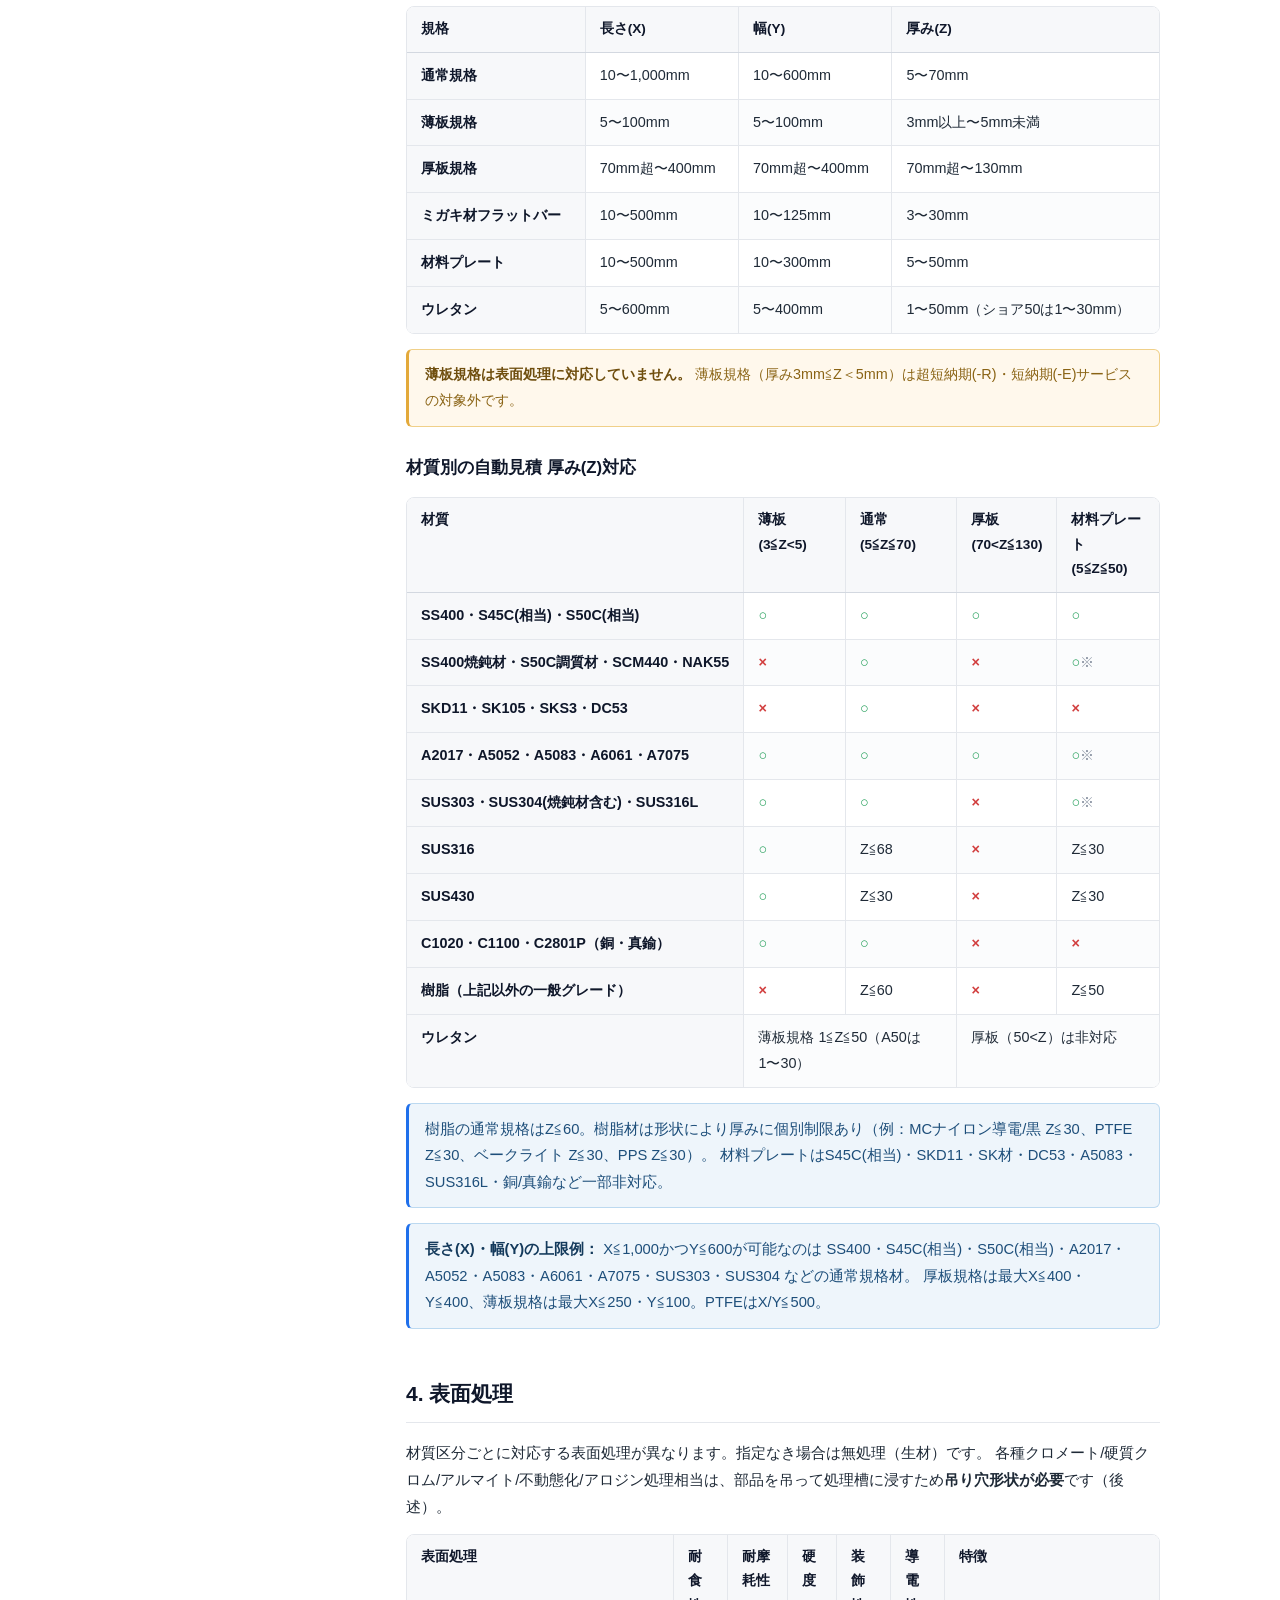
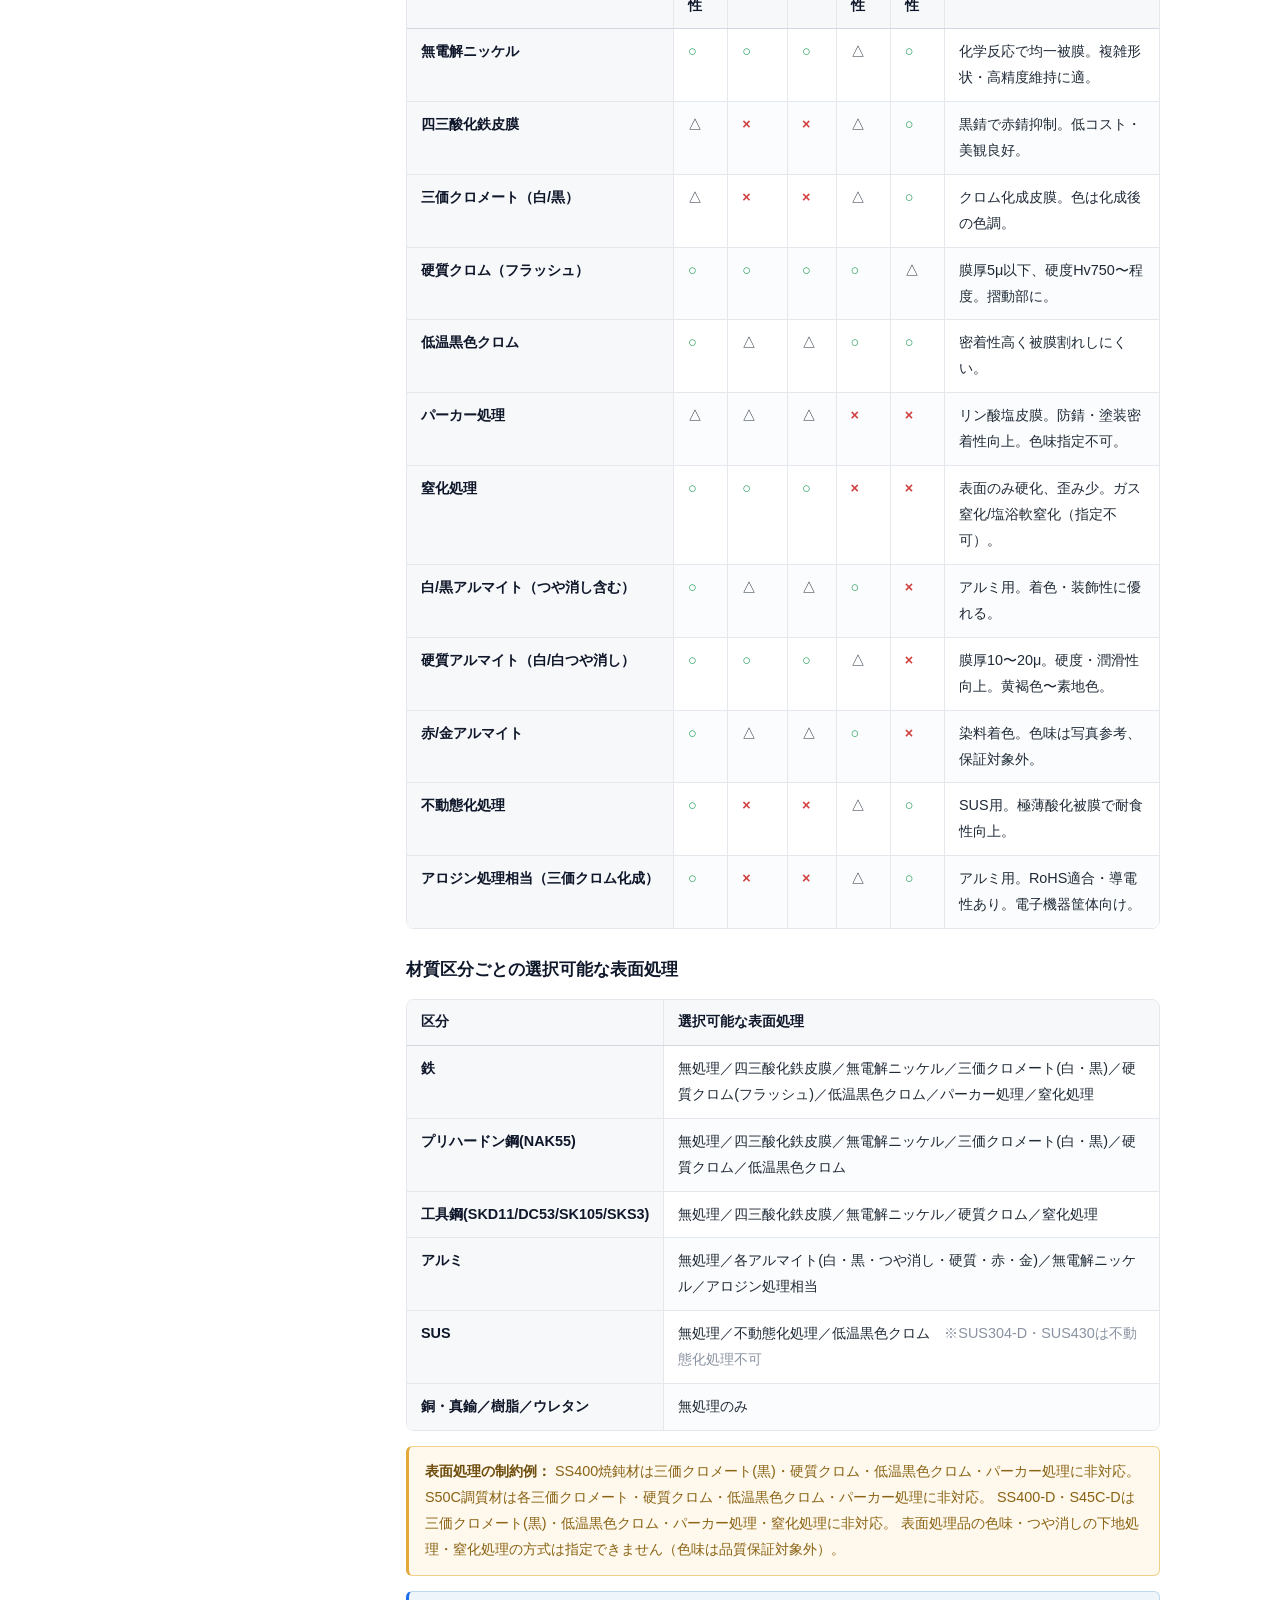
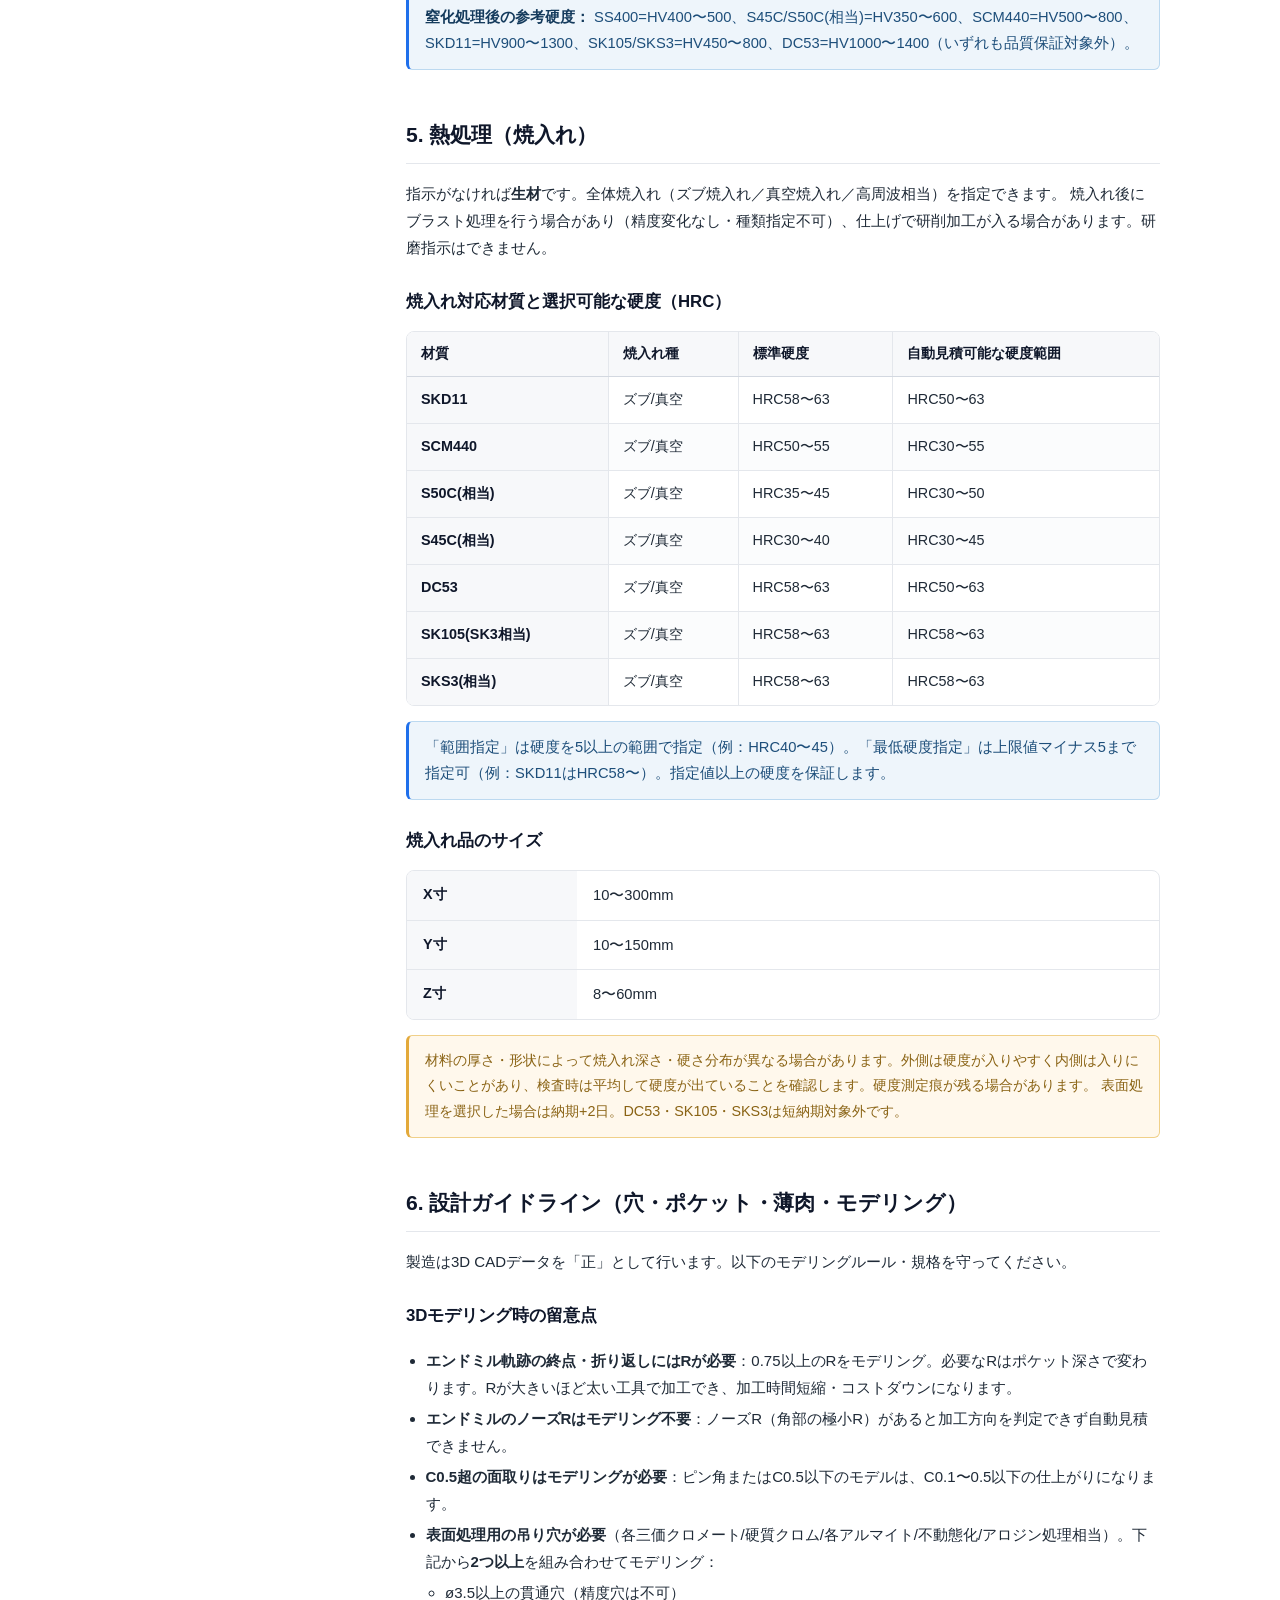
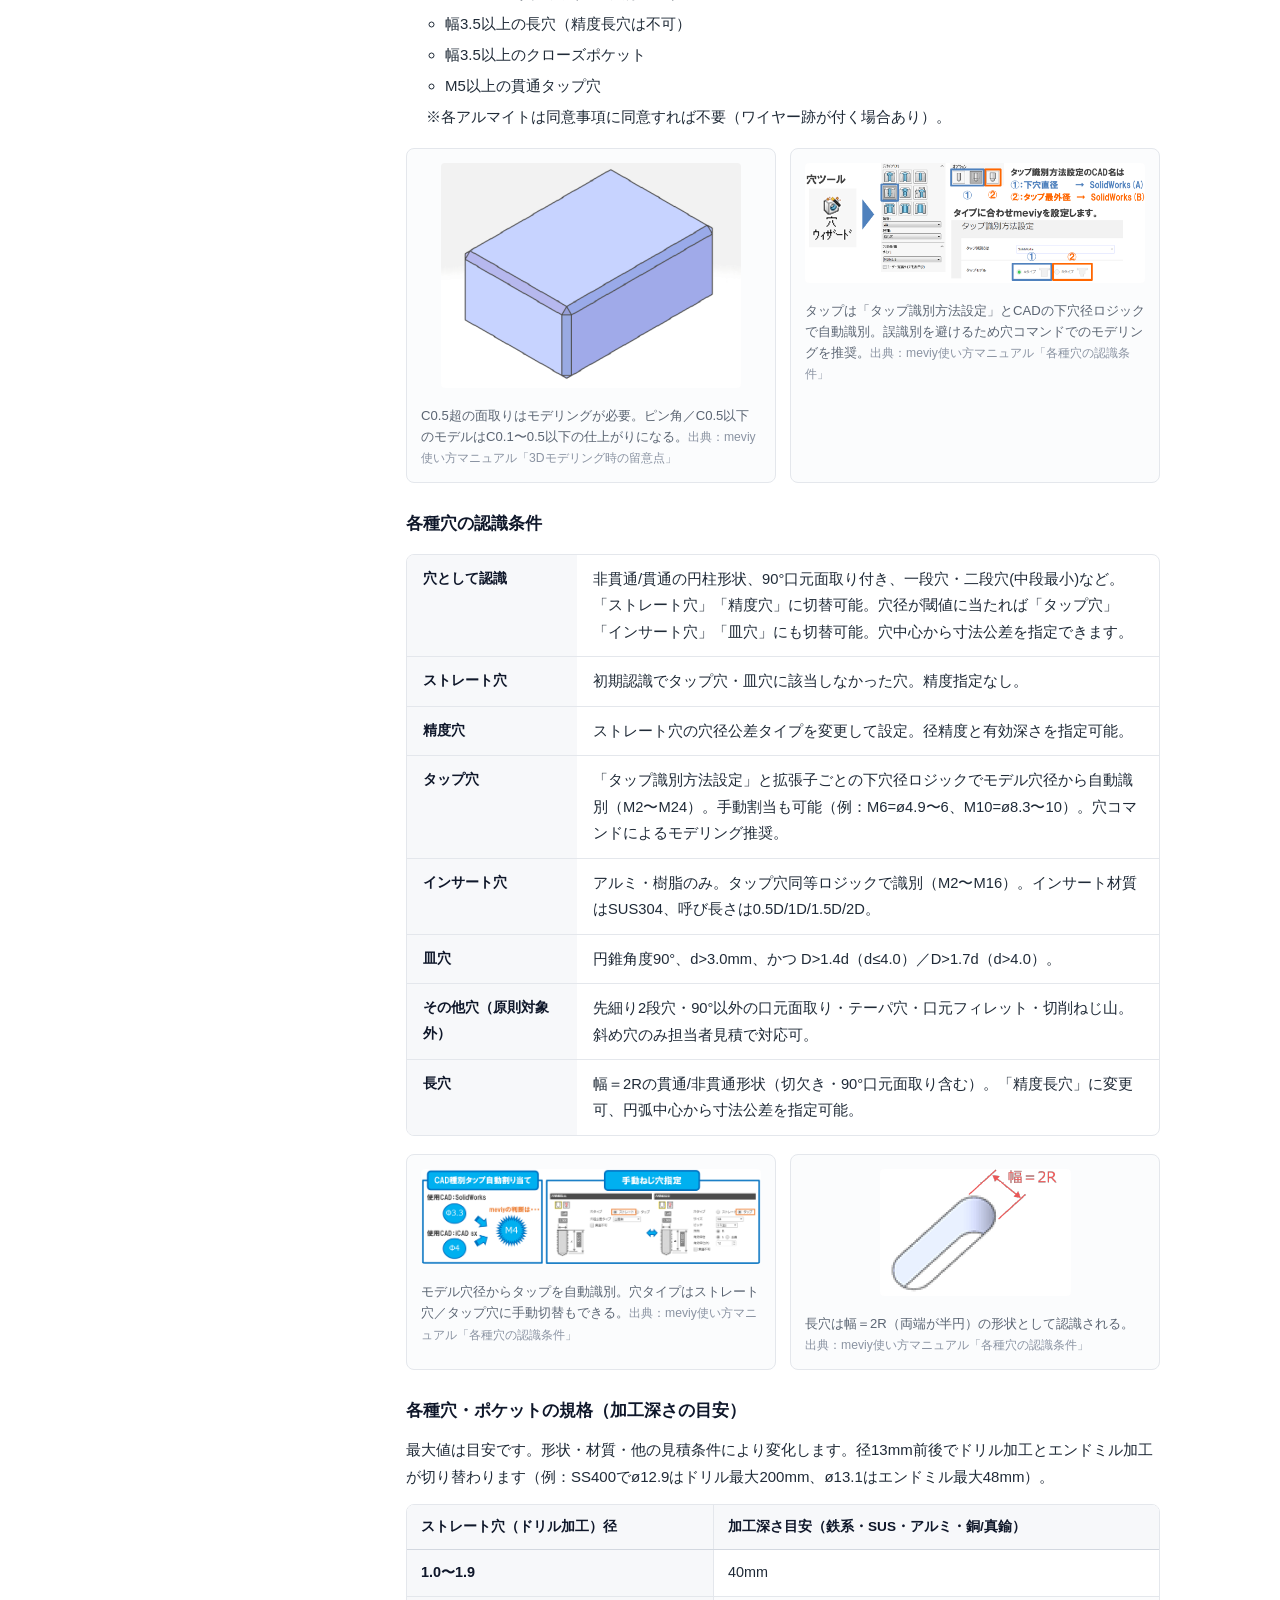
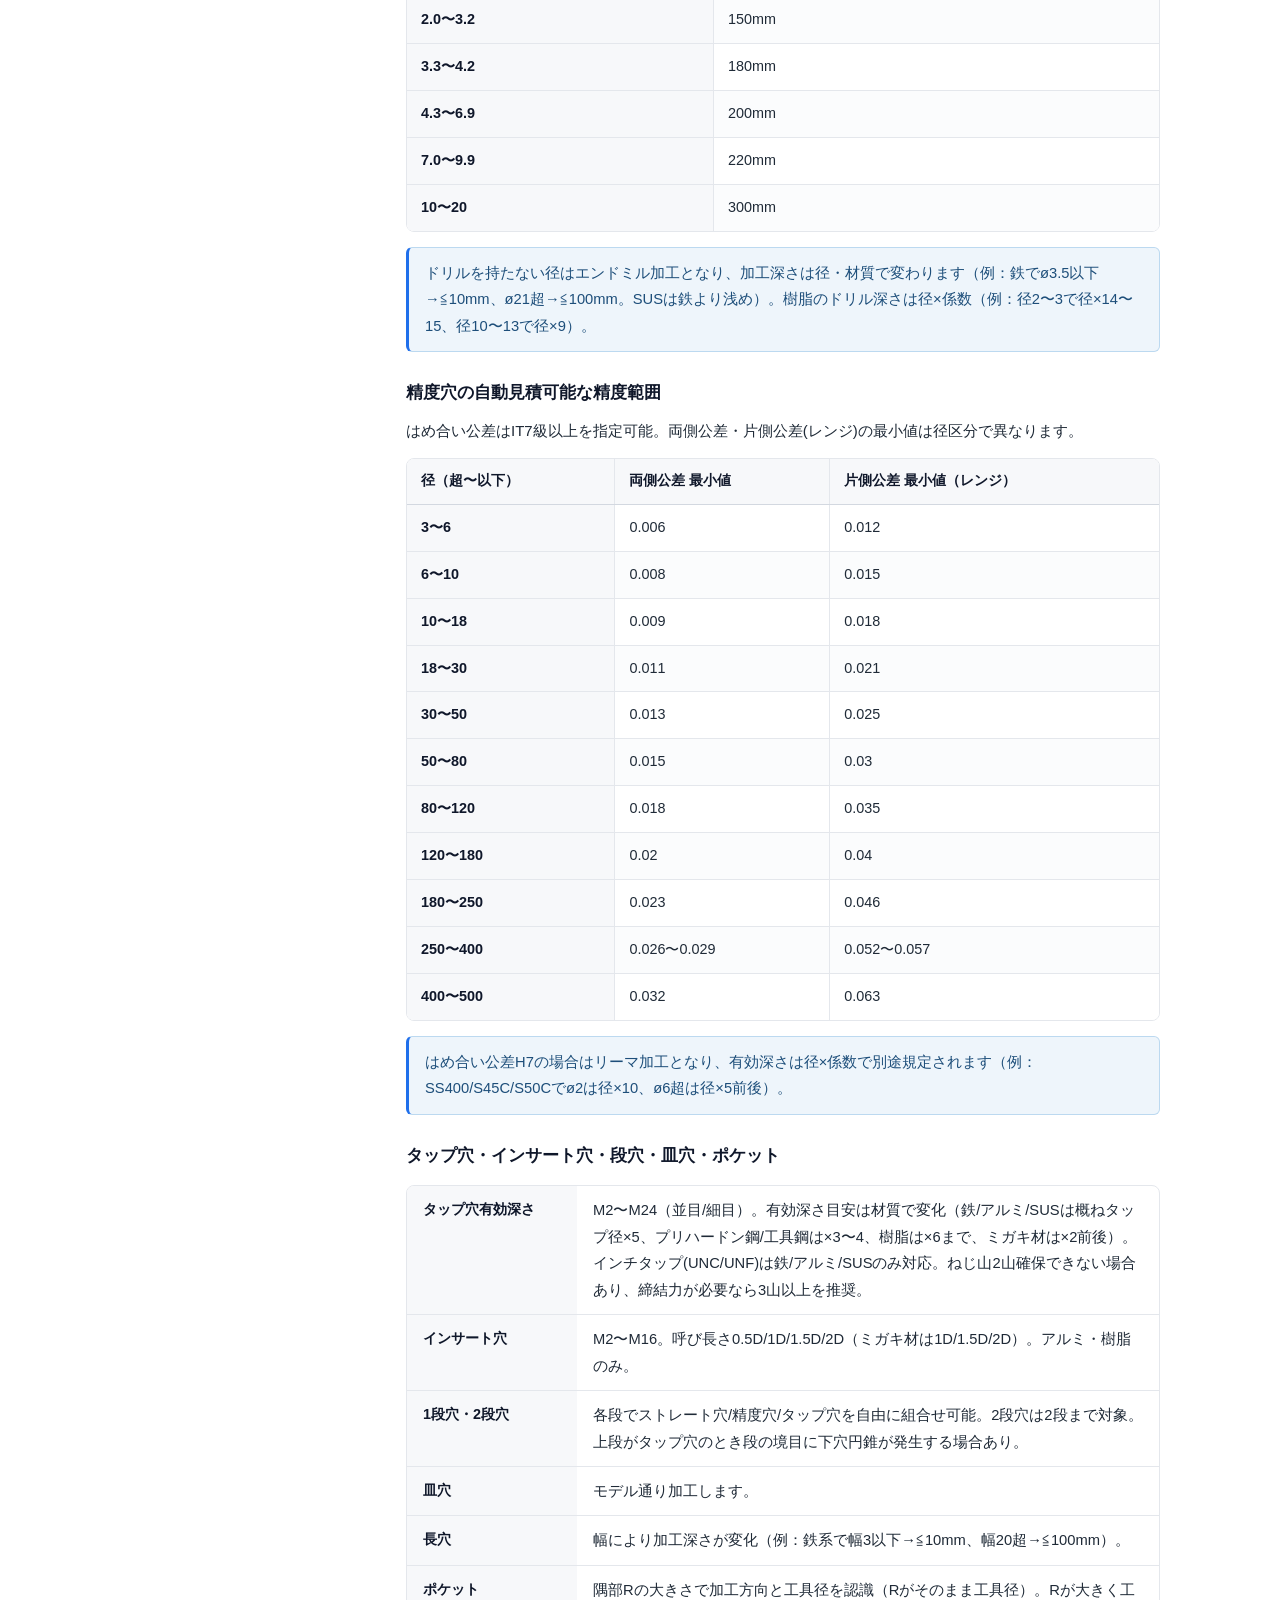
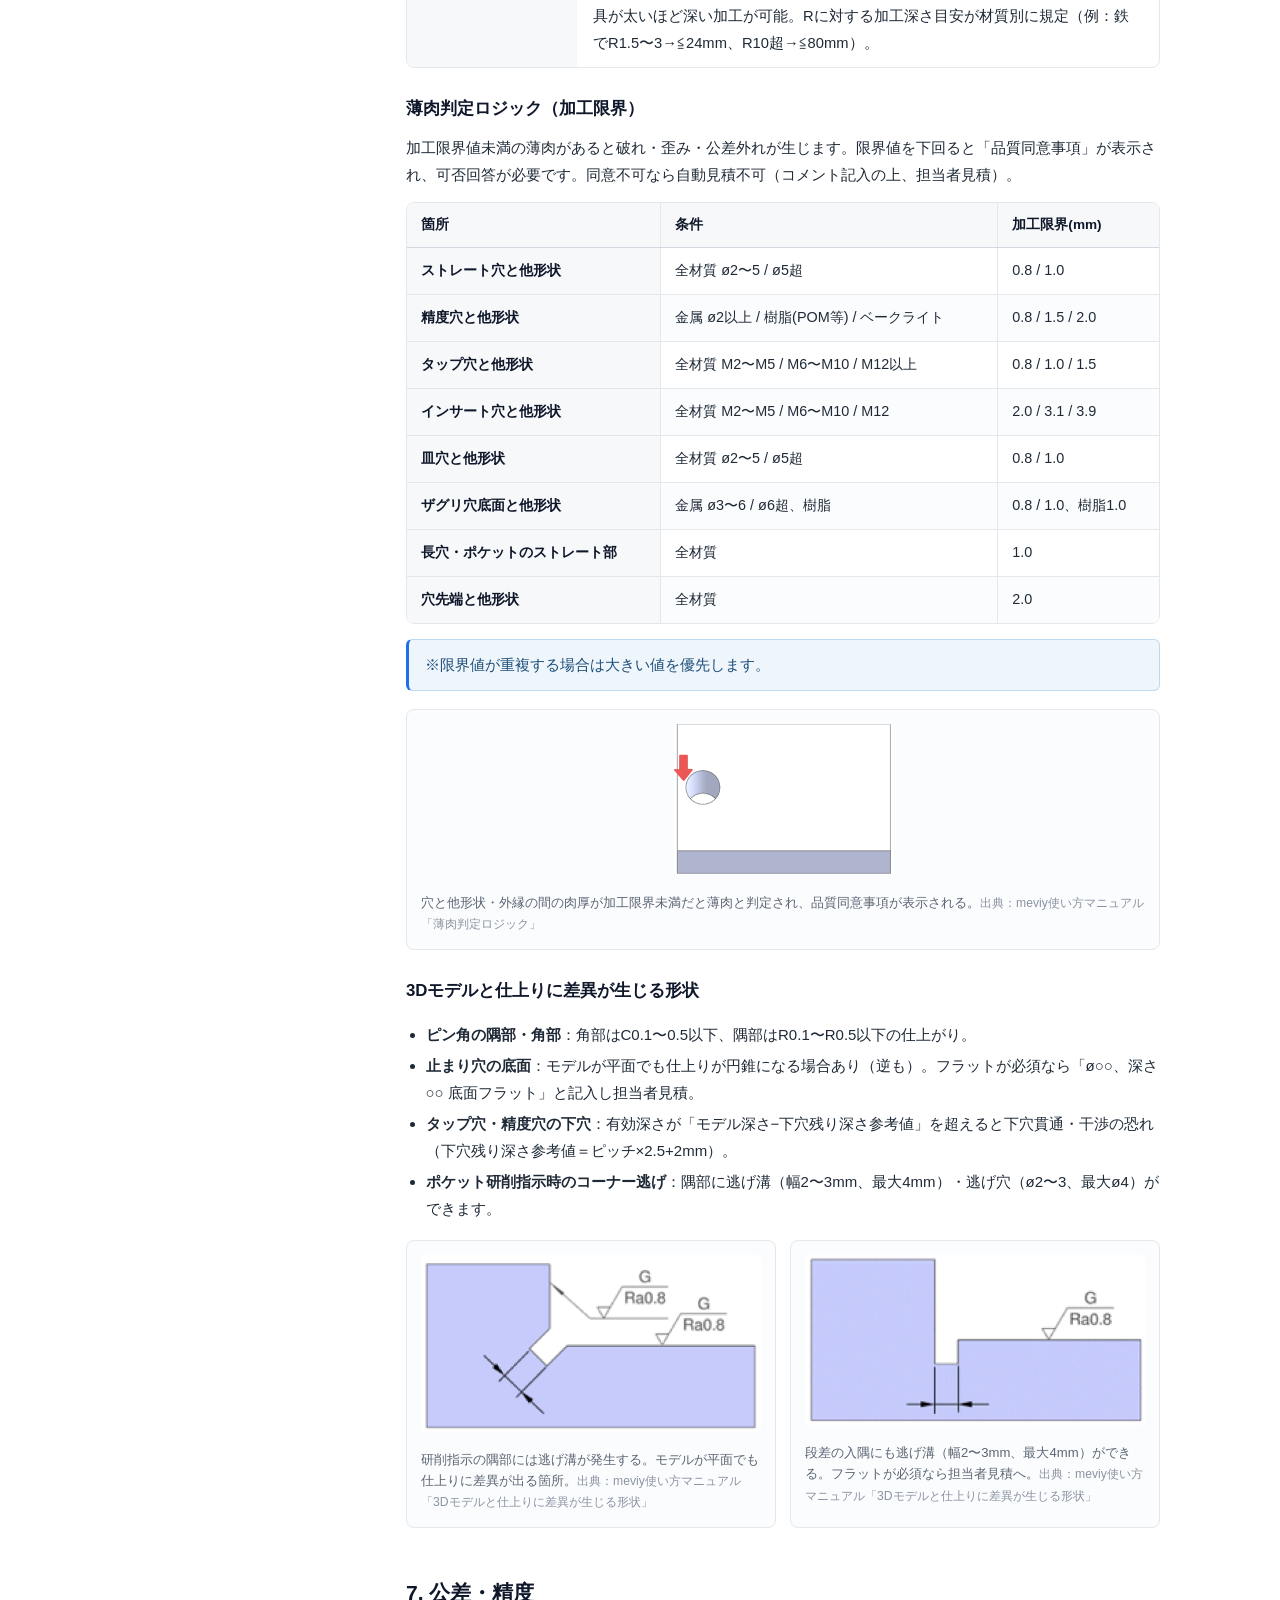
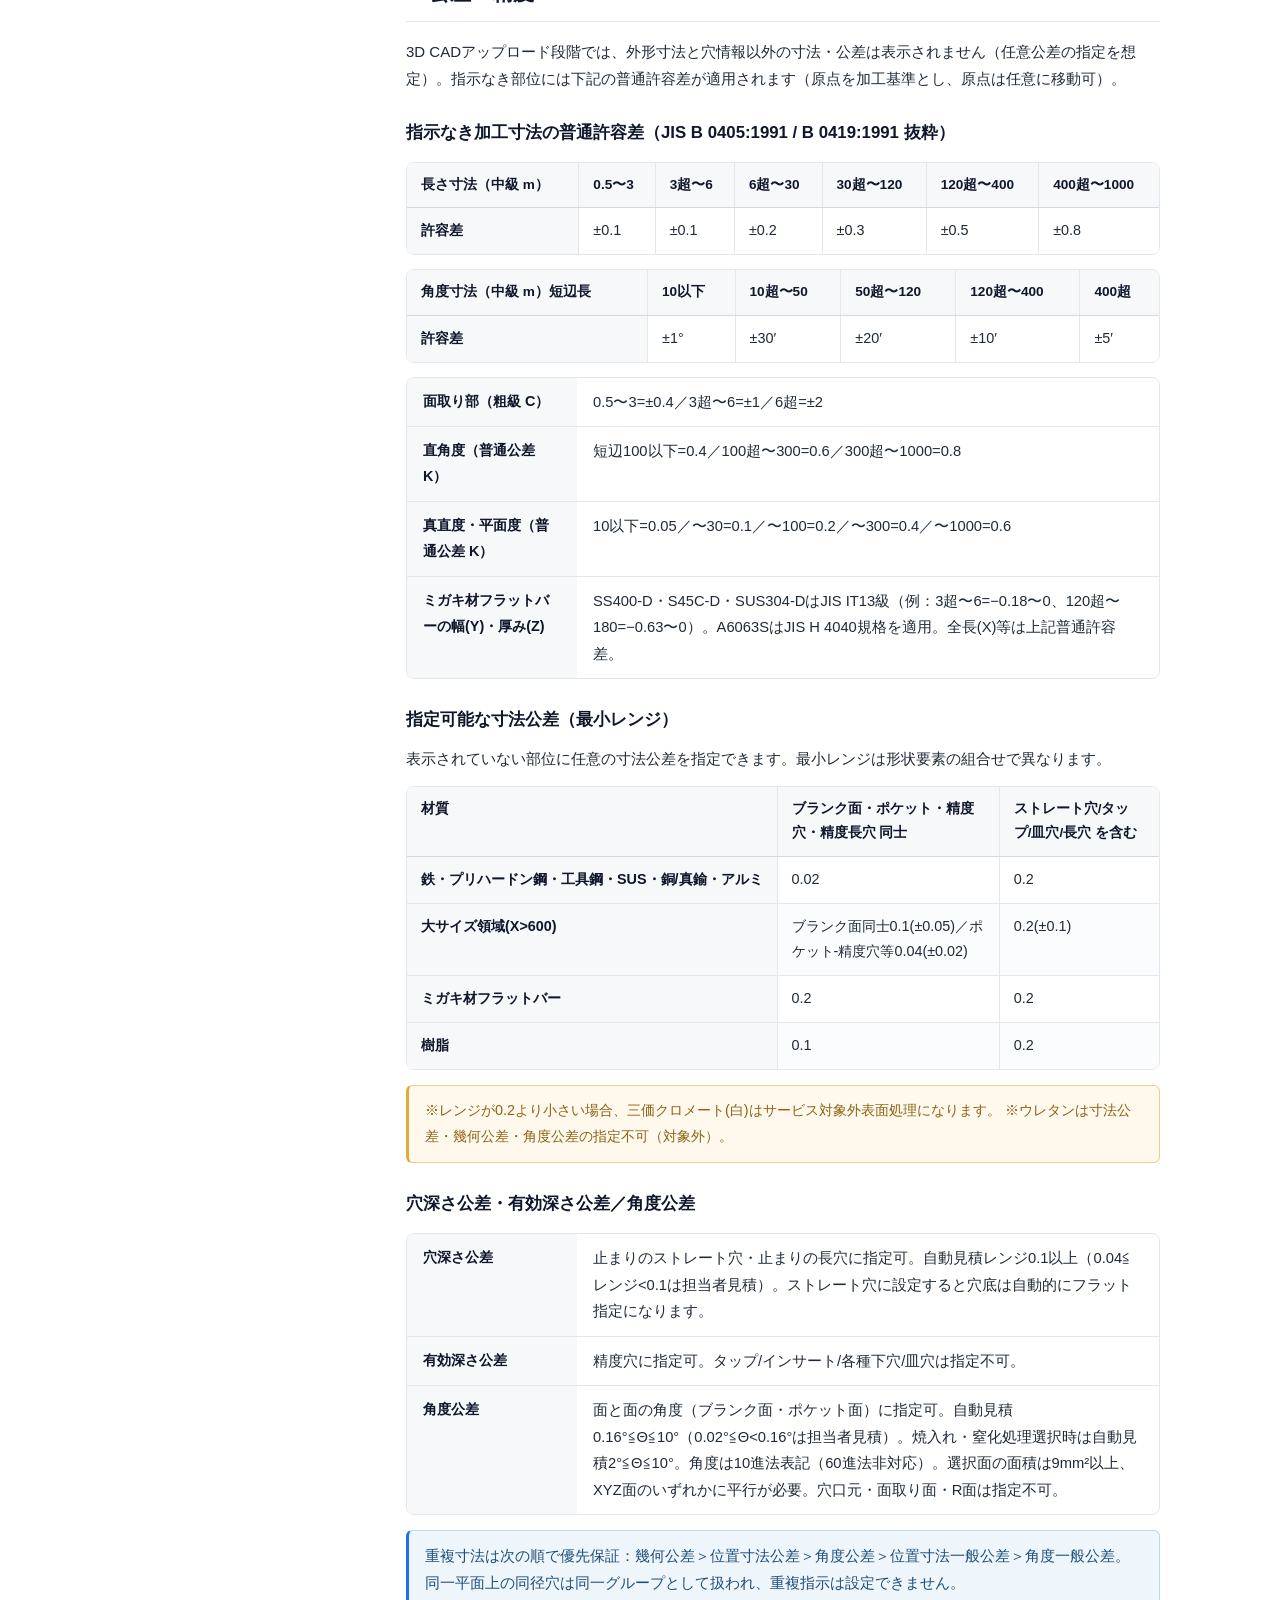
<file: milling.html>
<!DOCTYPE html>
<html lang="ja">
<head>
<meta charset="UTF-8">
<meta name="viewport" content="width=device-width, initial-scale=1.0">
<meta name="robots" content="noindex, nofollow">
<title>切削（角物）｜meviy 仕様ガイド</title>
<link rel="stylesheet" href="style.css">
</head>
<body>
<nav class="nav"><div class="inner">
  <span class="brand"><b>meviy</b> 仕様ガイド</span>
  <a class="link" href="index.html">ホーム</a>
  <a class="link" href="basics.html">基本情報（横断）</a>
  <a class="link" href="sheet-metal.html">板金</a>
  <a class="link" href="sheet-metal-welding.html">板金溶接</a>
  <a class="link active" href="milling.html">切削（角物）</a>
  <a class="link" href="turning.html">切削（丸物）</a>
</div></nav>

<div class="wrap"><div class="docpage">
<aside class="sidebar"><div class="side-inner">
  <div class="side-title">切削（角物）</div>
  <nav class="side-nav">
    <a href="#overview">1. 加工方式と対象形状</a>
    <a href="#material">2. 対応材質と材料特性</a>
    <a href="#size">3. 見積もり可能なサイズ</a>
    <a href="#surface">4. 表面処理</a>
    <a href="#heat">5. 熱処理（焼入れ）</a>
    <a href="#design">6. 設計ガイドライン</a>
    <a href="#tolerance">7. 公差・精度</a>
    <a href="#option">8. 付帯サービス</a>
    <a href="#delivery">9. 出荷日・納期</a>
    <a href="#error">10. よくある見積もりエラー</a>
  </nav>
</div></aside>
<main class="doc-main">
  <div class="eyebrow">サービス仕様｜切削（角物）</div>
  <h1>切削（角物）</h1>
  <p class="lead">直方体ブロックから、6方向（材料面に垂直/平行）からの切削加工でブラケットやプレート部品を製作するサービスです。
     37材質に対応し、穴・タップ・ポケット・精度穴・はめ合い・熱処理・表面処理・刻印まで自動見積で指定できます。
     最短1日目出荷の超短納期から、30%割引の長納期まで選べます。</p>

  <div class="note"><b>注意：</b>本ページは技術情報を設計者向けに再構成した非公式版です。数値・対応可否は更新されます。
     掲載値は代表値・代表条件であり、形状・サイズ・他の見積条件により変化します。
     最新・正式な可否は必ず公式
     <a href="https://jp.meviy.misumi-ec.com/help/ja/technical_info/mpb/" target="_blank" rel="noopener">meviy使い方マニュアル</a>
     と、アップロード後の3Dビューワー表示で確認してください。</div>

  <!-- ============ 1. 概要 ============ -->
  <section id="overview">
    <h2>1. 加工方式と対象形状／対象外形状</h2>
    <h3>加工方向</h3>
    <ul>
      <li>直方体の材料面に対し、<b>垂直/平行の6方向</b>から加工します。</li>
      <li>角度の必要な加工も、多軸加工機や専用治具で<b>一部対応可能</b>です。</li>
      <li>6面方向に対して<b>穴軸が傾いた斜め穴</b>は加工可能です（斜め穴は担当者見積）。</li>
    </ul>

    <figure class="fig"><img src="img/mpb/3375_01.png" alt="直方体ブロックに対し6方向（垂直/平行）から工具が入る加工方向と、軸が傾いた斜め穴の加工イメージ" loading="lazy"><figcaption>材料面に垂直/平行な6方向からの切削。右は軸が傾いた斜め穴（担当者見積）。<span class="src">出典：meviy使い方マニュアル「見積もり可能形状」</span></figcaption></figure>

    <h3>見積もり可能形状（要点）</h3>
    <dl class="spec">
      <dt>ポケット（エンドミル加工）</dt><dd>エンドミルのみで6方向から加工できる形状が対象。クローズポケット（周囲4面が閉じた形状）は、隅部4箇所に内Rが無いとピン角になり<b>対象外</b>。</dd>
      <dt>口元面取り</dt><dd>ポケット・穴の口元面取りは<b>C15以下</b>なら対象。エンドミルで加工可能な開放形状はC15超でも対象になる場合あり。</dd>
      <dt>穴</dt><dd>多方向からの加工でも対象。ザグリ下段に複数穴・長穴があっても対象。<b>2段穴は2段まで</b>、中段が最小の形状のみ対象（上から段形状・中段が最大の中ぐりは対象外）。</dd>
      <dt>長穴</dt><dd>多方向加工・ザグリ複数も対象。2段以上も対応可（中段が最大の中ぐりは対象外）。穴と異なり上から段形状も対象。</dd>
      <dt>穴＋面取り/R</dt><dd>穴・長穴の口元面取りはC15以下、口元外Rは付くと<b>対象外</b>。隅部Rが<b>0.5超</b>だと対象外。曲面への面取り・Rは対象外。</dd>
    </dl>

    <h3>サービス対象外形状（設備の都合）</h3>
    <p>以下の工程を要する部品は見積をお断りしています。</p>
    <div class="pills">
      <span class="pill cat">対象外</span>
      <span class="pill">5軸加工</span>
      <span class="pill">溶接</span>
      <span class="pill">ワイヤー加工</span>
      <span class="pill">放電加工</span>
      <span class="pill">V溝加工</span>
    </div>

    <figure class="fig"><img src="img/mpb/3371_01.png" alt="エンドミルで加工できないV溝形状の例" loading="lazy"><figcaption>V溝のように専用工程を要する形状は対象外。エンドミルで6方向から加工できる形状に設計変更が必要。<span class="src">出典：meviy使い方マニュアル「サービス対象外形状」</span></figcaption></figure>
  </section>

  <!-- ============ 2. 材質 ============ -->
  <section id="material">
    <h2>2. 対応材質と材料特性</h2>
    <p>鉄・プリハードン鋼・工具鋼・アルミ・ステンレス・銅/真鍮・樹脂・ウレタンの計37材質に対応します。
       形状・サイズによって選択可能な材質が異なります。表面処理用の吊り穴が必要な場合があります（後述）。</p>

    <div class="pills">
      <span class="pill cat">鉄・合金鋼</span>
      <span class="pill">SS400</span><span class="pill">SS400焼鈍材</span><span class="pill">SS400-D</span>
      <span class="pill">S45C(相当)</span><span class="pill">S45C-D</span><span class="pill">S50C(相当)</span>
      <span class="pill">S50C(相当)調質材</span><span class="pill">SCM440</span>
    </div>
    <div class="pills">
      <span class="pill cat">プリハードン鋼・工具鋼</span>
      <span class="pill">NAK55(相当)</span><span class="pill">SKD11</span><span class="pill">DC53</span>
      <span class="pill">SK105(SK3相当)</span><span class="pill">SKS3(相当)</span>
    </div>
    <div class="pills">
      <span class="pill cat">ステンレス</span>
      <span class="pill">SUS303</span><span class="pill">SUS303焼鈍材</span><span class="pill">SUS304</span>
      <span class="pill">SUS304焼鈍材</span><span class="pill">SUS304-D</span><span class="pill">SUS316</span>
      <span class="pill">SUS316L</span><span class="pill">SUS430</span>
    </div>
    <div class="pills">
      <span class="pill cat">アルミ</span>
      <span class="pill">A2017</span><span class="pill">A5052</span><span class="pill">A5083</span>
      <span class="pill">A6061</span><span class="pill">A6063S</span><span class="pill">A7075</span>
    </div>
    <div class="pills">
      <span class="pill cat">銅・真鍮</span>
      <span class="pill">C1020(無酸素銅)</span><span class="pill">C1100(タフピッチ銅)</span>
      <span class="pill">C2801P(真鍮)</span><span class="pill">C3604-LCd(快削真鍮)</span>
    </div>
    <div class="pills">
      <span class="pill cat">樹脂</span>
      <span class="pill">POM(ポリアセタール 白/黒)</span><span class="pill">MCナイロン(青/アイボリー/導電/帯電防止/耐候)</span>
      <span class="pill">ベークライト(紙/布)</span><span class="pill">PTFE(ふっ素)</span>
      <span class="pill">超高分子量PE(白/導電)</span><span class="pill">ABS</span><span class="pill">PEEK</span>
      <span class="pill">PP</span><span class="pill">ユニレート</span><span class="pill">PPS</span>
    </div>
    <div class="pills">
      <span class="pill cat">ウレタン</span>
      <span class="pill">標準A90(エーテル系)</span><span class="pill">標準A70(エステル系)</span><span class="pill">標準A50(エステル系)</span>
    </div>

    <div class="info"><b>材質の補足：</b>
      S45C(相当)＝炭素量0.42〜0.53%、S50C(相当)＝炭素量0.42〜0.58%の機械構造用炭素鋼。
      S50C(相当)調質材は硬度20〜27HRC（硬度指定不可）。NAK55(相当)は37〜43HRCのプリハードン鋼相当品。
      銅・真鍮は硬度が低く傷つきやすく、湿気・皮脂で変色/錆が出やすいため納入後の取り扱いに注意。</div>

    <h3>主な材料特性（参考値・保証値ではありません）</h3>
    <div class="tbl-scroll">
    <table>
      <thead><tr>
        <th>材質</th><th>引張強さ N/mm²</th><th>耐力 N/mm²</th><th>比重</th><th>熱伝導率 W/m·K</th><th>特徴</th>
      </tr></thead>
      <tbody>
        <tr><td class="rowhdr">SS400</td><td>400〜510</td><td>215〜355</td><td>7.87</td><td>58</td><td>一般構造用圧延鋼。低コスト・加工良好。</td></tr>
        <tr><td class="rowhdr">S45C(相当)</td><td>570〜750</td><td>330〜490</td><td>7.87</td><td>45</td><td>炭素鋼。焼入れで強度・耐摩耗性向上。</td></tr>
        <tr><td class="rowhdr">SCM440</td><td>950〜1100</td><td>800〜950</td><td>7.85</td><td>42.7</td><td>高強度・高靭性。焼入れ対応。</td></tr>
        <tr><td class="rowhdr">NAK55(相当)</td><td>1100〜1300</td><td>950〜1150</td><td>7.8</td><td>30</td><td>プリハードン鋼。HRC37〜43、被削性良好。</td></tr>
        <tr><td class="rowhdr">SKD11</td><td>1800〜2000</td><td>1500〜1700</td><td>7.8</td><td>20</td><td>合金工具鋼。高硬度・高耐摩耗性。</td></tr>
        <tr><td class="rowhdr">DC53</td><td>1890</td><td>1780</td><td>7.87</td><td>23.9</td><td>冷間ダイス鋼。SKD11より被削性・靭性良好。</td></tr>
        <tr><td class="rowhdr">A2017</td><td>390〜500</td><td>250〜350</td><td>2.79</td><td>130</td><td>ジュラルミン。強度高、耐食性やや劣る。</td></tr>
        <tr><td class="rowhdr">A5052</td><td>210〜265</td><td>125〜190</td><td>2.68</td><td>138</td><td>最も一般的なアルミ合金。切削性に優れる。</td></tr>
        <tr><td class="rowhdr">A6061</td><td>260〜310</td><td>240〜270</td><td>2.7</td><td>167</td><td>耐食性トップクラス。T6で高強度。</td></tr>
        <tr><td class="rowhdr">A7075</td><td>510〜580</td><td>430〜500</td><td>2.8</td><td>130</td><td>超々ジュラルミン。高強度・軽量。</td></tr>
        <tr><td class="rowhdr">SUS303</td><td>520〜750</td><td>205以上</td><td>7.93</td><td>16.2</td><td>快削系オーステナイト。切削性に優れる。</td></tr>
        <tr><td class="rowhdr">SUS304</td><td>520〜750</td><td>205以上</td><td>7.93</td><td>16.2</td><td>汎用ステン。耐食性・溶接性良好。</td></tr>
        <tr><td class="rowhdr">SUS316</td><td>520〜700</td><td>205以上</td><td>7.98</td><td>13</td><td>耐食性・耐孔食性向上。海水環境向け。</td></tr>
        <tr><td class="rowhdr">SUS430</td><td>450〜600</td><td>205以上</td><td>7.7</td><td>26</td><td>磁性フェライト系。Ni無し、耐食性は低め。</td></tr>
        <tr><td class="rowhdr">C1100</td><td>195〜265</td><td>120〜185</td><td>8.94</td><td>391</td><td>タフピッチ銅。導電・熱伝導に優れる。</td></tr>
        <tr><td class="rowhdr">C3604-LCd</td><td>335〜540</td><td>270〜410</td><td>8.43</td><td>117</td><td>快削真鍮。切粉分断、精密部品向け。</td></tr>
      </tbody>
    </table>
    </div>

    <h3>樹脂・ウレタンの特性（参考値）</h3>
    <div class="tbl-scroll">
    <table>
      <thead><tr>
        <th>材質</th><th>引張強さ N/mm²</th><th>比重</th><th>連続使用温度 ℃</th><th>特徴</th>
      </tr></thead>
      <tbody>
        <tr><td class="rowhdr">POM（ポリアセタール）</td><td>60〜68</td><td>1.41</td><td>95〜100</td><td>機械強度・耐摩耗・寸法安定性に優れる。低コスト。</td></tr>
        <tr><td class="rowhdr">MCナイロン（標準）</td><td>96</td><td>1.16</td><td>120</td><td>強度・耐薬品性良好。吸水性高く寸法安定性に劣る。</td></tr>
        <tr><td class="rowhdr">PTFE（ふっ素）</td><td>13.7〜34.3</td><td>2.2</td><td>260</td><td>耐熱・耐薬品・摺動性が非常に高い。バリ発生しやすい。</td></tr>
        <tr><td class="rowhdr">PEEK</td><td>98〜116</td><td>1.32</td><td>250〜260</td><td>熱可塑性樹脂で最高レベルの耐熱・機械強度。高価。</td></tr>
        <tr><td class="rowhdr">PPS</td><td>79〜85</td><td>1.35</td><td>220</td><td>耐熱・寸法安定性に優れる。PEEKより安価。</td></tr>
        <tr><td class="rowhdr">ABS</td><td>39〜54</td><td>1.05</td><td>60〜95</td><td>低コスト、耐衝撃性が高い。接着加工可。</td></tr>
        <tr><td class="rowhdr">標準ウレタン A90</td><td>29.7</td><td>1.13</td><td>70</td><td>ショア硬度90。エーテル系で耐加水分解性あり。</td></tr>
        <tr><td class="rowhdr">標準ウレタン A70 / A50</td><td>35.3 / 31.8</td><td>1.2</td><td>70</td><td>ショア硬度70/50。エステル系、緩衝・衝撃吸収。</td></tr>
      </tbody>
    </table>
    </div>
  </section>

  <!-- ============ 3. サイズ ============ -->
  <section id="size">
    <h2>3. 見積もり可能なサイズ</h2>
    <p>外形は長さ(X)・幅(Y)・厚み(Z)で規定されます。下記は自動見積の規格範囲です。
       担当者見積では (X)2,000 × (Y)1,000 × (Z)200mm まで実績があります。</p>

    <div class="tbl-scroll">
    <table>
      <thead><tr>
        <th>規格</th><th>長さ(X)</th><th>幅(Y)</th><th>厚み(Z)</th>
      </tr></thead>
      <tbody>
        <tr><td class="rowhdr">通常規格</td><td>10〜1,000mm</td><td>10〜600mm</td><td>5〜70mm</td></tr>
        <tr><td class="rowhdr">薄板規格</td><td>5〜100mm</td><td>5〜100mm</td><td>3mm以上〜5mm未満</td></tr>
        <tr><td class="rowhdr">厚板規格</td><td>70mm超〜400mm</td><td>70mm超〜400mm</td><td>70mm超〜130mm</td></tr>
        <tr><td class="rowhdr">ミガキ材フラットバー</td><td>10〜500mm</td><td>10〜125mm</td><td>3〜30mm</td></tr>
        <tr><td class="rowhdr">材料プレート</td><td>10〜500mm</td><td>10〜300mm</td><td>5〜50mm</td></tr>
        <tr><td class="rowhdr">ウレタン</td><td>5〜600mm</td><td>5〜400mm</td><td>1〜50mm（ショア50は1〜30mm）</td></tr>
      </tbody>
    </table>
    </div>

    <div class="note"><b>薄板規格は表面処理に対応していません。</b>
      薄板規格（厚み3mm≦Z＜5mm）は超短納期(-R)・短納期(-E)サービスの対象外です。</div>

    <h3>材質別の自動見積 厚み(Z)対応</h3>
    <div class="tbl-scroll">
    <table>
      <thead><tr>
        <th>材質</th><th>薄板<br>(3≦Z&lt;5)</th><th>通常<br>(5≦Z≦70)</th><th>厚板<br>(70&lt;Z≦130)</th><th>材料プレート<br>(5≦Z≦50)</th>
      </tr></thead>
      <tbody>
        <tr><td class="rowhdr">SS400・S45C(相当)・S50C(相当)</td><td><span class="yes">○</span></td><td><span class="yes">○</span></td><td><span class="yes">○</span></td><td><span class="yes">○</span></td></tr>
        <tr><td class="rowhdr">SS400焼鈍材・S50C調質材・SCM440・NAK55</td><td><span class="no">×</span></td><td><span class="yes">○</span></td><td><span class="no">×</span></td><td><span class="yes">○</span><span class="dim">※</span></td></tr>
        <tr><td class="rowhdr">SKD11・SK105・SKS3・DC53</td><td><span class="no">×</span></td><td><span class="yes">○</span></td><td><span class="no">×</span></td><td><span class="no">×</span></td></tr>
        <tr><td class="rowhdr">A2017・A5052・A5083・A6061・A7075</td><td><span class="yes">○</span></td><td><span class="yes">○</span></td><td><span class="yes">○</span></td><td><span class="yes">○</span><span class="dim">※</span></td></tr>
        <tr><td class="rowhdr">SUS303・SUS304(焼鈍材含む)・SUS316L</td><td><span class="yes">○</span></td><td><span class="yes">○</span></td><td><span class="no">×</span></td><td><span class="yes">○</span><span class="dim">※</span></td></tr>
        <tr><td class="rowhdr">SUS316</td><td><span class="yes">○</span></td><td>Z≦68</td><td><span class="no">×</span></td><td>Z≦30</td></tr>
        <tr><td class="rowhdr">SUS430</td><td><span class="yes">○</span></td><td>Z≦30</td><td><span class="no">×</span></td><td>Z≦30</td></tr>
        <tr><td class="rowhdr">C1020・C1100・C2801P（銅・真鍮）</td><td><span class="yes">○</span></td><td><span class="yes">○</span></td><td><span class="no">×</span></td><td><span class="no">×</span></td></tr>
        <tr><td class="rowhdr">樹脂（上記以外の一般グレード）</td><td><span class="no">×</span></td><td>Z≦60</td><td><span class="no">×</span></td><td>Z≦50</td></tr>
        <tr><td class="rowhdr">ウレタン</td><td colspan="2">薄板規格 1≦Z≦50（A50は1〜30）</td><td colspan="2">厚板（50&lt;Z）は非対応</td></tr>
      </tbody>
    </table>
    </div>
    <div class="info">樹脂の通常規格はZ≦60。樹脂材は形状により厚みに個別制限あり（例：MCナイロン導電/黒 Z≦30、PTFE Z≦30、ベークライト Z≦30、PPS Z≦30）。
      材料プレートはS45C(相当)・SKD11・SK材・DC53・A5083・SUS316L・銅/真鍮など一部非対応。</div>

    <div class="info"><b>長さ(X)・幅(Y)の上限例：</b>
      X≦1,000かつY≦600が可能なのは SS400・S45C(相当)・S50C(相当)・A2017・A5052・A5083・A6061・A7075・SUS303・SUS304 などの通常規格材。
      厚板規格は最大X≦400・Y≦400、薄板規格は最大X≦250・Y≦100。PTFEはX/Y≦500。</div>
  </section>

  <!-- ============ 4. 表面処理 ============ -->
  <section id="surface">
    <h2>4. 表面処理</h2>
    <p>材質区分ごとに対応する表面処理が異なります。指定なき場合は無処理（生材）です。
       各種クロメート/硬質クロム/アルマイト/不動態化/アロジン処理相当は、部品を吊って処理槽に浸すため<b>吊り穴形状が必要</b>です（後述）。</p>

    <div class="tbl-scroll">
    <table>
      <thead><tr>
        <th>表面処理</th><th>耐食性</th><th>耐摩耗性</th><th>硬度</th><th>装飾性</th><th>導電性</th><th>特徴</th>
      </tr></thead>
      <tbody>
        <tr><td class="rowhdr">無電解ニッケル</td><td><span class="yes">○</span></td><td><span class="yes">○</span></td><td><span class="yes">○</span></td><td>△</td><td><span class="yes">○</span></td><td>化学反応で均一被膜。複雑形状・高精度維持に適。</td></tr>
        <tr><td class="rowhdr">四三酸化鉄皮膜</td><td>△</td><td><span class="no">×</span></td><td><span class="no">×</span></td><td>△</td><td><span class="yes">○</span></td><td>黒錆で赤錆抑制。低コスト・美観良好。</td></tr>
        <tr><td class="rowhdr">三価クロメート（白/黒）</td><td>△</td><td><span class="no">×</span></td><td><span class="no">×</span></td><td>△</td><td><span class="yes">○</span></td><td>クロム化成皮膜。色は化成後の色調。</td></tr>
        <tr><td class="rowhdr">硬質クロム（フラッシュ）</td><td><span class="yes">○</span></td><td><span class="yes">○</span></td><td><span class="yes">○</span></td><td><span class="yes">○</span></td><td>△</td><td>膜厚5μ以下、硬度Hv750〜程度。摺動部に。</td></tr>
        <tr><td class="rowhdr">低温黒色クロム</td><td><span class="yes">○</span></td><td>△</td><td>△</td><td><span class="yes">○</span></td><td><span class="yes">○</span></td><td>密着性高く被膜割れしにくい。</td></tr>
        <tr><td class="rowhdr">パーカー処理</td><td>△</td><td>△</td><td>△</td><td><span class="no">×</span></td><td><span class="no">×</span></td><td>リン酸塩皮膜。防錆・塗装密着性向上。色味指定不可。</td></tr>
        <tr><td class="rowhdr">窒化処理</td><td><span class="yes">○</span></td><td><span class="yes">○</span></td><td><span class="yes">○</span></td><td><span class="no">×</span></td><td><span class="no">×</span></td><td>表面のみ硬化、歪み少。ガス窒化/塩浴軟窒化（指定不可）。</td></tr>
        <tr><td class="rowhdr">白/黒アルマイト（つや消し含む）</td><td><span class="yes">○</span></td><td>△</td><td>△</td><td><span class="yes">○</span></td><td><span class="no">×</span></td><td>アルミ用。着色・装飾性に優れる。</td></tr>
        <tr><td class="rowhdr">硬質アルマイト（白/白つや消し）</td><td><span class="yes">○</span></td><td><span class="yes">○</span></td><td><span class="yes">○</span></td><td>△</td><td><span class="no">×</span></td><td>膜厚10〜20μ。硬度・潤滑性向上。黄褐色〜素地色。</td></tr>
        <tr><td class="rowhdr">赤/金アルマイト</td><td><span class="yes">○</span></td><td>△</td><td>△</td><td><span class="yes">○</span></td><td><span class="no">×</span></td><td>染料着色。色味は写真参考、保証対象外。</td></tr>
        <tr><td class="rowhdr">不動態化処理</td><td><span class="yes">○</span></td><td><span class="no">×</span></td><td><span class="no">×</span></td><td>△</td><td><span class="yes">○</span></td><td>SUS用。極薄酸化被膜で耐食性向上。</td></tr>
        <tr><td class="rowhdr">アロジン処理相当（三価クロム化成）</td><td><span class="yes">○</span></td><td><span class="no">×</span></td><td><span class="no">×</span></td><td>△</td><td><span class="yes">○</span></td><td>アルミ用。RoHS適合・導電性あり。電子機器筐体向け。</td></tr>
      </tbody>
    </table>
    </div>

    <h3>材質区分ごとの選択可能な表面処理</h3>
    <div class="tbl-scroll">
    <table>
      <thead><tr><th>区分</th><th>選択可能な表面処理</th></tr></thead>
      <tbody>
        <tr><td class="rowhdr">鉄</td><td>無処理／四三酸化鉄皮膜／無電解ニッケル／三価クロメート(白・黒)／硬質クロム(フラッシュ)／低温黒色クロム／パーカー処理／窒化処理</td></tr>
        <tr><td class="rowhdr">プリハードン鋼(NAK55)</td><td>無処理／四三酸化鉄皮膜／無電解ニッケル／三価クロメート(白・黒)／硬質クロム／低温黒色クロム</td></tr>
        <tr><td class="rowhdr">工具鋼(SKD11/DC53/SK105/SKS3)</td><td>無処理／四三酸化鉄皮膜／無電解ニッケル／硬質クロム／窒化処理</td></tr>
        <tr><td class="rowhdr">アルミ</td><td>無処理／各アルマイト(白・黒・つや消し・硬質・赤・金)／無電解ニッケル／アロジン処理相当</td></tr>
        <tr><td class="rowhdr">SUS</td><td>無処理／不動態化処理／低温黒色クロム　<span class="dim">※SUS304-D・SUS430は不動態化処理不可</span></td></tr>
        <tr><td class="rowhdr">銅・真鍮／樹脂／ウレタン</td><td>無処理のみ</td></tr>
      </tbody>
    </table>
    </div>
    <div class="note"><b>表面処理の制約例：</b>
      SS400焼鈍材は三価クロメート(黒)・硬質クロム・低温黒色クロム・パーカー処理に非対応。
      S50C調質材は各三価クロメート・硬質クロム・低温黒色クロム・パーカー処理に非対応。
      SS400-D・S45C-Dは三価クロメート(黒)・低温黒色クロム・パーカー処理・窒化処理に非対応。
      表面処理品の色味・つや消しの下地処理・窒化処理の方式は指定できません（色味は品質保証対象外）。</div>
    <div class="info"><b>窒化処理後の参考硬度：</b>
      SS400=HV400〜500、S45C/S50C(相当)=HV350〜600、SCM440=HV500〜800、SKD11=HV900〜1300、SK105/SKS3=HV450〜800、DC53=HV1000〜1400（いずれも品質保証対象外）。</div>
  </section>

  <!-- ============ 5. 熱処理 ============ -->
  <section id="heat">
    <h2>5. 熱処理（焼入れ）</h2>
    <p>指示がなければ<b>生材</b>です。全体焼入れ（ズブ焼入れ／真空焼入れ／高周波相当）を指定できます。
       焼入れ後にブラスト処理を行う場合があり（精度変化なし・種類指定不可）、仕上げで研削加工が入る場合があります。研磨指示はできません。</p>

    <h3>焼入れ対応材質と選択可能な硬度（HRC）</h3>
    <div class="tbl-scroll">
    <table>
      <thead><tr>
        <th>材質</th><th>焼入れ種</th><th>標準硬度</th><th>自動見積可能な硬度範囲</th>
      </tr></thead>
      <tbody>
        <tr><td class="rowhdr">SKD11</td><td>ズブ/真空</td><td>HRC58〜63</td><td>HRC50〜63</td></tr>
        <tr><td class="rowhdr">SCM440</td><td>ズブ/真空</td><td>HRC50〜55</td><td>HRC30〜55</td></tr>
        <tr><td class="rowhdr">S50C(相当)</td><td>ズブ/真空</td><td>HRC35〜45</td><td>HRC30〜50</td></tr>
        <tr><td class="rowhdr">S45C(相当)</td><td>ズブ/真空</td><td>HRC30〜40</td><td>HRC30〜45</td></tr>
        <tr><td class="rowhdr">DC53</td><td>ズブ/真空</td><td>HRC58〜63</td><td>HRC50〜63</td></tr>
        <tr><td class="rowhdr">SK105(SK3相当)</td><td>ズブ/真空</td><td>HRC58〜63</td><td>HRC58〜63</td></tr>
        <tr><td class="rowhdr">SKS3(相当)</td><td>ズブ/真空</td><td>HRC58〜63</td><td>HRC58〜63</td></tr>
      </tbody>
    </table>
    </div>
    <div class="info">「範囲指定」は硬度を5以上の範囲で指定（例：HRC40〜45）。「最低硬度指定」は上限値マイナス5まで指定可（例：SKD11はHRC58〜）。指定値以上の硬度を保証します。</div>

    <h3>焼入れ品のサイズ</h3>
    <dl class="spec">
      <dt>X寸</dt><dd>10〜300mm</dd>
      <dt>Y寸</dt><dd>10〜150mm</dd>
      <dt>Z寸</dt><dd>8〜60mm</dd>
    </dl>
    <div class="note">材料の厚さ・形状によって焼入れ深さ・硬さ分布が異なる場合があります。外側は硬度が入りやすく内側は入りにくいことがあり、検査時は平均して硬度が出ていることを確認します。硬度測定痕が残る場合があります。
      表面処理を選択した場合は納期+2日。DC53・SK105・SKS3は短納期対象外です。</div>
  </section>

  <!-- ============ 6. 設計ガイドライン ============ -->
  <section id="design">
    <h2>6. 設計ガイドライン（穴・ポケット・薄肉・モデリング）</h2>
    <p>製造は3D CADデータを「正」として行います。以下のモデリングルール・規格を守ってください。</p>

    <h3>3Dモデリング時の留意点</h3>
    <ul>
      <li><b>エンドミル軌跡の終点・折り返しにはRが必要</b>：0.75以上のRをモデリング。必要なRはポケット深さで変わります。Rが大きいほど太い工具で加工でき、加工時間短縮・コストダウンになります。</li>
      <li><b>エンドミルのノーズRはモデリング不要</b>：ノーズR（角部の極小R）があると加工方向を判定できず自動見積できません。</li>
      <li><b>C0.5超の面取りはモデリングが必要</b>：ピン角またはC0.5以下のモデルは、C0.1〜0.5以下の仕上がりになります。</li>
      <li><b>表面処理用の吊り穴が必要</b>（各三価クロメート/硬質クロム/各アルマイト/不動態化/アロジン処理相当）。下記から<b>2つ以上</b>を組み合わせてモデリング：
        <ul>
          <li>ø3.5以上の貫通穴（精度穴は不可）</li>
          <li>幅3.5以上の長穴（精度長穴は不可）</li>
          <li>幅3.5以上のクローズポケット</li>
          <li>M5以上の貫通タップ穴</li>
        </ul>
        ※各アルマイトは同意事項に同意すれば不要（ワイヤー跡が付く場合あり）。</li>
    </ul>

    <div class="fig-row">
      <figure class="fig"><img src="img/mpb/tgt04_fac_134.png" alt="角部にC面取りをモデリングしたブロックの3Dモデル" loading="lazy"><figcaption>C0.5超の面取りはモデリングが必要。ピン角／C0.5以下のモデルはC0.1〜0.5以下の仕上がりになる。<span class="src">出典：meviy使い方マニュアル「3Dモデリング時の留意点」</span></figcaption></figure>
      <figure class="fig"><img src="img/mpb/3362_hole4.png" alt="穴ウィザードのタップモデルと、CAD種別に応じたタップ識別方法設定（Aタイプ＝下穴直径／Bタイプ＝タップ最外径）の対応" loading="lazy"><figcaption>タップは「タップ識別方法設定」とCADの下穴径ロジックで自動識別。誤識別を避けるため穴コマンドでのモデリングを推奨。<span class="src">出典：meviy使い方マニュアル「各種穴の認識条件」</span></figcaption></figure>
    </div>

    <h3>各種穴の認識条件</h3>
    <dl class="spec">
      <dt>穴として認識</dt><dd>非貫通/貫通の円柱形状、90°口元面取り付き、一段穴・二段穴(中段最小)など。「ストレート穴」「精度穴」に切替可能。穴径が閾値に当たれば「タップ穴」「インサート穴」「皿穴」にも切替可能。穴中心から寸法公差を指定できます。</dd>
      <dt>ストレート穴</dt><dd>初期認識でタップ穴・皿穴に該当しなかった穴。精度指定なし。</dd>
      <dt>精度穴</dt><dd>ストレート穴の穴径公差タイプを変更して設定。径精度と有効深さを指定可能。</dd>
      <dt>タップ穴</dt><dd>「タップ識別方法設定」と拡張子ごとの下穴径ロジックでモデル穴径から自動識別（M2〜M24）。手動割当も可能（例：M6=ø4.9〜6、M10=ø8.3〜10）。穴コマンドによるモデリング推奨。</dd>
      <dt>インサート穴</dt><dd>アルミ・樹脂のみ。タップ穴同等ロジックで識別（M2〜M16）。インサート材質はSUS304、呼び長さは0.5D/1D/1.5D/2D。</dd>
      <dt>皿穴</dt><dd>円錐角度90°、d&gt;3.0mm、かつ D&gt;1.4d（d≤4.0）／D&gt;1.7d（d&gt;4.0）。</dd>
      <dt>その他穴（原則対象外）</dt><dd>先細り2段穴・90°以外の口元面取り・テーパ穴・口元フィレット・切削ねじ山。斜め穴のみ担当者見積で対応可。</dd>
      <dt>長穴</dt><dd>幅＝2Rの貫通/非貫通形状（切欠き・90°口元面取り含む）。「精度長穴」に変更可、円弧中心から寸法公差を指定可能。</dd>
    </dl>

    <div class="fig-row">
      <figure class="fig"><img src="img/mpb/3362_hole2.png" alt="モデル穴径からタップを自動割当する例と、穴タイプをストレート穴／タップ穴に切替える穴情報指示画面" loading="lazy"><figcaption>モデル穴径からタップを自動識別。穴タイプはストレート穴／タップ穴に手動切替もできる。<span class="src">出典：meviy使い方マニュアル「各種穴の認識条件」</span></figcaption></figure>
      <figure class="fig"><img src="img/mpb/tgt04_fac_141.png" alt="幅が2Rの形状を長穴として認識する説明図" loading="lazy"><figcaption>長穴は幅＝2R（両端が半円）の形状として認識される。<span class="src">出典：meviy使い方マニュアル「各種穴の認識条件」</span></figcaption></figure>
    </div>

    <h3>各種穴・ポケットの規格（加工深さの目安）</h3>
    <p>最大値は目安です。形状・材質・他の見積条件により変化します。径13mm前後でドリル加工とエンドミル加工が切り替わります（例：SS400でø12.9はドリル最大200mm、ø13.1はエンドミル最大48mm）。</p>
    <div class="tbl-scroll">
    <table>
      <thead><tr>
        <th>ストレート穴（ドリル加工）径</th><th>加工深さ目安（鉄系・SUS・アルミ・銅/真鍮）</th>
      </tr></thead>
      <tbody>
        <tr><td class="rowhdr">1.0〜1.9</td><td>40mm</td></tr>
        <tr><td class="rowhdr">2.0〜3.2</td><td>150mm</td></tr>
        <tr><td class="rowhdr">3.3〜4.2</td><td>180mm</td></tr>
        <tr><td class="rowhdr">4.3〜6.9</td><td>200mm</td></tr>
        <tr><td class="rowhdr">7.0〜9.9</td><td>220mm</td></tr>
        <tr><td class="rowhdr">10〜20</td><td>300mm</td></tr>
      </tbody>
    </table>
    </div>
    <div class="info">ドリルを持たない径はエンドミル加工となり、加工深さは径・材質で変わります（例：鉄でø3.5以下→≦10mm、ø21超→≦100mm。SUSは鉄より浅め）。樹脂のドリル深さは径×係数（例：径2〜3で径×14〜15、径10〜13で径×9）。</div>

    <h3>精度穴の自動見積可能な精度範囲</h3>
    <p>はめ合い公差はIT7級以上を指定可能。両側公差・片側公差(レンジ)の最小値は径区分で異なります。</p>
    <div class="tbl-scroll">
    <table>
      <thead><tr>
        <th>径（超〜以下）</th><th>両側公差 最小値</th><th>片側公差 最小値（レンジ）</th>
      </tr></thead>
      <tbody>
        <tr><td class="rowhdr">3〜6</td><td>0.006</td><td>0.012</td></tr>
        <tr><td class="rowhdr">6〜10</td><td>0.008</td><td>0.015</td></tr>
        <tr><td class="rowhdr">10〜18</td><td>0.009</td><td>0.018</td></tr>
        <tr><td class="rowhdr">18〜30</td><td>0.011</td><td>0.021</td></tr>
        <tr><td class="rowhdr">30〜50</td><td>0.013</td><td>0.025</td></tr>
        <tr><td class="rowhdr">50〜80</td><td>0.015</td><td>0.03</td></tr>
        <tr><td class="rowhdr">80〜120</td><td>0.018</td><td>0.035</td></tr>
        <tr><td class="rowhdr">120〜180</td><td>0.02</td><td>0.04</td></tr>
        <tr><td class="rowhdr">180〜250</td><td>0.023</td><td>0.046</td></tr>
        <tr><td class="rowhdr">250〜400</td><td>0.026〜0.029</td><td>0.052〜0.057</td></tr>
        <tr><td class="rowhdr">400〜500</td><td>0.032</td><td>0.063</td></tr>
      </tbody>
    </table>
    </div>
    <div class="info">はめ合い公差H7の場合はリーマ加工となり、有効深さは径×係数で別途規定されます（例：SS400/S45C/S50Cでø2は径×10、ø6超は径×5前後）。</div>

    <h3>タップ穴・インサート穴・段穴・皿穴・ポケット</h3>
    <dl class="spec">
      <dt>タップ穴有効深さ</dt><dd>M2〜M24（並目/細目）。有効深さ目安は材質で変化（鉄/アルミ/SUSは概ねタップ径×5、プリハードン鋼/工具鋼は×3〜4、樹脂は×6まで、ミガキ材は×2前後）。インチタップ(UNC/UNF)は鉄/アルミ/SUSのみ対応。ねじ山2山確保できない場合あり、締結力が必要なら3山以上を推奨。</dd>
      <dt>インサート穴</dt><dd>M2〜M16。呼び長さ0.5D/1D/1.5D/2D（ミガキ材は1D/1.5D/2D）。アルミ・樹脂のみ。</dd>
      <dt>1段穴・2段穴</dt><dd>各段でストレート穴/精度穴/タップ穴を自由に組合せ可能。2段穴は2段まで対象。上段がタップ穴のとき段の境目に下穴円錐が発生する場合あり。</dd>
      <dt>皿穴</dt><dd>モデル通り加工します。</dd>
      <dt>長穴</dt><dd>幅により加工深さが変化（例：鉄系で幅3以下→≦10mm、幅20超→≦100mm）。</dd>
      <dt>ポケット</dt><dd>隅部Rの大きさで加工方向と工具径を認識（Rがそのまま工具径）。Rが大きく工具が太いほど深い加工が可能。Rに対する加工深さ目安が材質別に規定（例：鉄でR1.5〜3→≦24mm、R10超→≦80mm）。</dd>
    </dl>

    <h3>薄肉判定ロジック（加工限界）</h3>
    <p>加工限界値未満の薄肉があると破れ・歪み・公差外れが生じます。限界値を下回ると「品質同意事項」が表示され、可否回答が必要です。同意不可なら自動見積不可（コメント記入の上、担当者見積）。</p>
    <div class="tbl-scroll">
    <table>
      <thead><tr>
        <th>箇所</th><th>条件</th><th>加工限界(mm)</th>
      </tr></thead>
      <tbody>
        <tr><td class="rowhdr">ストレート穴と他形状</td><td>全材質 ø2〜5 / ø5超</td><td>0.8 / 1.0</td></tr>
        <tr><td class="rowhdr">精度穴と他形状</td><td>金属 ø2以上 / 樹脂(POM等) / ベークライト</td><td>0.8 / 1.5 / 2.0</td></tr>
        <tr><td class="rowhdr">タップ穴と他形状</td><td>全材質 M2〜M5 / M6〜M10 / M12以上</td><td>0.8 / 1.0 / 1.5</td></tr>
        <tr><td class="rowhdr">インサート穴と他形状</td><td>全材質 M2〜M5 / M6〜M10 / M12</td><td>2.0 / 3.1 / 3.9</td></tr>
        <tr><td class="rowhdr">皿穴と他形状</td><td>全材質 ø2〜5 / ø5超</td><td>0.8 / 1.0</td></tr>
        <tr><td class="rowhdr">ザグリ穴底面と他形状</td><td>金属 ø3〜6 / ø6超、樹脂</td><td>0.8 / 1.0、樹脂1.0</td></tr>
        <tr><td class="rowhdr">長穴・ポケットのストレート部</td><td>全材質</td><td>1.0</td></tr>
        <tr><td class="rowhdr">穴先端と他形状</td><td>全材質</td><td>2.0</td></tr>
      </tbody>
    </table>
    </div>
    <div class="info">※限界値が重複する場合は大きい値を優先します。</div>

    <figure class="fig"><img src="img/mpb/tgt04_fac_156.png" alt="穴と外縁の間の肉厚が加工限界を下回る薄肉部の例" loading="lazy"><figcaption>穴と他形状・外縁の間の肉厚が加工限界未満だと薄肉と判定され、品質同意事項が表示される。<span class="src">出典：meviy使い方マニュアル「薄肉判定ロジック」</span></figcaption></figure>

    <h3>3Dモデルと仕上りに差異が生じる形状</h3>
    <ul>
      <li><b>ピン角の隅部・角部</b>：角部はC0.1〜0.5以下、隅部はR0.1〜R0.5以下の仕上がり。</li>
      <li><b>止まり穴の底面</b>：モデルが平面でも仕上りが円錐になる場合あり（逆も）。フラットが必須なら「ø○○、深さ○○ 底面フラット」と記入し担当者見積。</li>
      <li><b>タップ穴・精度穴の下穴</b>：有効深さが「モデル深さ−下穴残り深さ参考値」を超えると下穴貫通・干渉の恐れ（下穴残り深さ参考値＝ピッチ×2.5+2mm）。</li>
      <li><b>ポケット研削指示時のコーナー逃げ</b>：隅部に逃げ溝（幅2〜3mm、最大4mm）・逃げ穴（ø2〜3、最大ø4）ができます。</li>
    </ul>

    <div class="fig-row">
      <figure class="fig"><img src="img/mpb/3327_01.png" alt="ピン角の隅部に逃げ溝が生じ、研削面にRa0.8が指定された断面図" loading="lazy"><figcaption>研削指示の隅部には逃げ溝が発生する。モデルが平面でも仕上りに差異が出る箇所。<span class="src">出典：meviy使い方マニュアル「3Dモデルと仕上りに差異が生じる形状」</span></figcaption></figure>
      <figure class="fig"><img src="img/mpb/3327_02.png" alt="段差部の隅に研削逃げの段差が生じ、研削面にRa0.8が指定された断面図" loading="lazy"><figcaption>段差の入隅にも逃げ溝（幅2〜3mm、最大4mm）ができる。フラットが必須なら担当者見積へ。<span class="src">出典：meviy使い方マニュアル「3Dモデルと仕上りに差異が生じる形状」</span></figcaption></figure>
    </div>
  </section>

  <!-- ============ 7. 公差 ============ -->
  <section id="tolerance">
    <h2>7. 公差・精度</h2>
    <p>3D CADアップロード段階では、外形寸法と穴情報以外の寸法・公差は表示されません（任意公差の指定を想定）。指示なき部位には下記の普通許容差が適用されます（原点を加工基準とし、原点は任意に移動可）。</p>

    <h3>指示なき加工寸法の普通許容差（JIS B 0405:1991 / B 0419:1991 抜粋）</h3>
    <div class="tbl-scroll">
    <table>
      <thead><tr>
        <th>長さ寸法（中級 m）</th><th>0.5〜3</th><th>3超〜6</th><th>6超〜30</th><th>30超〜120</th><th>120超〜400</th><th>400超〜1000</th>
      </tr></thead>
      <tbody>
        <tr><td class="rowhdr">許容差</td><td>±0.1</td><td>±0.1</td><td>±0.2</td><td>±0.3</td><td>±0.5</td><td>±0.8</td></tr>
      </tbody>
    </table>
    </div>
    <div class="tbl-scroll">
    <table>
      <thead><tr>
        <th>角度寸法（中級 m）短辺長</th><th>10以下</th><th>10超〜50</th><th>50超〜120</th><th>120超〜400</th><th>400超</th>
      </tr></thead>
      <tbody>
        <tr><td class="rowhdr">許容差</td><td>±1°</td><td>±30′</td><td>±20′</td><td>±10′</td><td>±5′</td></tr>
      </tbody>
    </table>
    </div>
    <dl class="spec">
      <dt>面取り部（粗級 C）</dt><dd>0.5〜3=±0.4／3超〜6=±1／6超=±2</dd>
      <dt>直角度（普通公差 K）</dt><dd>短辺100以下=0.4／100超〜300=0.6／300超〜1000=0.8</dd>
      <dt>真直度・平面度（普通公差 K）</dt><dd>10以下=0.05／〜30=0.1／〜100=0.2／〜300=0.4／〜1000=0.6</dd>
      <dt>ミガキ材フラットバーの幅(Y)・厚み(Z)</dt><dd>SS400-D・S45C-D・SUS304-DはJIS IT13級（例：3超〜6=−0.18〜0、120超〜180=−0.63〜0）。A6063SはJIS H 4040規格を適用。全長(X)等は上記普通許容差。</dd>
    </dl>

    <h3>指定可能な寸法公差（最小レンジ）</h3>
    <p>表示されていない部位に任意の寸法公差を指定できます。最小レンジは形状要素の組合せで異なります。</p>
    <div class="tbl-scroll">
    <table>
      <thead><tr>
        <th>材質</th><th>ブランク面・ポケット・精度穴・精度長穴 同士</th><th>ストレート穴/タップ/皿穴/長穴 を含む</th>
      </tr></thead>
      <tbody>
        <tr><td class="rowhdr">鉄・プリハードン鋼・工具鋼・SUS・銅/真鍮・アルミ</td><td>0.02</td><td>0.2</td></tr>
        <tr><td class="rowhdr">大サイズ領域(X&gt;600)</td><td>ブランク面同士0.1(±0.05)／ポケット-精度穴等0.04(±0.02)</td><td>0.2(±0.1)</td></tr>
        <tr><td class="rowhdr">ミガキ材フラットバー</td><td>0.2</td><td>0.2</td></tr>
        <tr><td class="rowhdr">樹脂</td><td>0.1</td><td>0.2</td></tr>
      </tbody>
    </table>
    </div>
    <div class="note">※レンジが0.2より小さい場合、三価クロメート(白)はサービス対象外表面処理になります。
      ※ウレタンは寸法公差・幾何公差・角度公差の指定不可（対象外）。</div>

    <h3>穴深さ公差・有効深さ公差／角度公差</h3>
    <dl class="spec">
      <dt>穴深さ公差</dt><dd>止まりのストレート穴・止まりの長穴に指定可。自動見積レンジ0.1以上（0.04≦レンジ&lt;0.1は担当者見積）。ストレート穴に設定すると穴底は自動的にフラット指定になります。</dd>
      <dt>有効深さ公差</dt><dd>精度穴に指定可。タップ/インサート/各種下穴/皿穴は指定不可。</dd>
      <dt>角度公差</dt><dd>面と面の角度（ブランク面・ポケット面）に指定可。自動見積0.16°≦Θ≦10°（0.02°≦Θ&lt;0.16°は担当者見積）。焼入れ・窒化処理選択時は自動見積2°≦Θ≦10°。角度は10進法表記（60進法非対応）。選択面の面積は9mm²以上、XYZ面のいずれかに平行が必要。穴口元・面取り面・R面は指定不可。</dd>
    </dl>
    <div class="info">重複寸法は次の順で優先保証：幾何公差＞位置寸法公差＞角度公差＞位置寸法一般公差＞角度一般公差。同一平面上の同径穴は同一グループとして扱われ、重複指示は設定できません。</div>

    <h3>3D画面の桁表示・穴情報表記ルール</h3>
    <ul>
      <li>外形寸法・追加寸法（公差無）→0.00表示。穴/長穴（精度無）→0.0表示。</li>
      <li>公差設定有：1桁公差→0.01、2桁公差→0.00、3桁公差(はめ合い)→0.000表示。</li>
      <li>穴情報表記例：<b>ø4↧15</b>（非貫通）、<b>ø4H7(+0.012/0)↧15/下穴↧18</b>（精度穴）、<b>M10↧25</b>（タップ）、<b>M10 INS-2D</b>（インサート）、皿穴<b>ø8.6, ø4.5</b>。穴底フラット指定時は末尾に「(穴底フラット)」が追記されます。</li>
    </ul>
    <div class="info"><b>樹脂の代表面粗さ初期値</b>はRa6.3（Rz25、▽▽）。Raは6.3/3.2、Rzは25/12.5を選択可。温度・湿度で変形するため温度管理環境で検査し、出荷時点の検査結果で精度保証します。</div>
  </section>

  <!-- ============ 8. 付帯サービス ============ -->
  <section id="option">
    <h2>8. 付帯サービス（面取り・洗浄・刻印・品質管理）</h2>

    <h3>面取り・隅部仕上げ</h3>
    <ul>
      <li>角部・隅部がピン角またはC0.5以下のモデルは、角部C0.1〜0.5以下・隅部R0.5以下の仕上がり。</li>
      <li>指示なし穴の口元面取りは0.1〜0.5mm以下。</li>
    </ul>

    <h3>クリーン洗浄</h3>
    <p>3種類の洗浄方法に対応。一般環境〜真空・クリーン環境向けまで選べます。洗浄により防錆油も除去されるため未洗浄品より錆びやすくなる場合があります。</p>
    <div class="tbl-scroll">
    <table>
      <thead><tr>
        <th>洗浄方法</th><th>型番</th><th>サイズ上限</th><th>重量上限</th><th>梱包</th>
      </tr></thead>
      <tbody>
        <tr><td class="rowhdr">脱脂洗浄</td><td>SL-□□</td><td>1辺最大1,500mm</td><td>40kg</td><td>無添加ポリエチレンシート1重</td></tr>
        <tr><td class="rowhdr">精密洗浄</td><td>SH-□□</td><td>1辺最大1,500mm</td><td>60kg</td><td>無添加PEシート脱気2重</td></tr>
        <tr><td class="rowhdr">電解研磨＋精密洗浄</td><td>SHD-□□</td><td>1辺最大1,500mm</td><td>60kg</td><td>無添加PEシート脱気2重</td></tr>
      </tbody>
    </table>
    </div>
    <div class="info">電解研磨＋精密洗浄はSUS無処理・SUS304-D・アルミ無処理など一部材質のみ対応。熱処理・バフ研磨指定時は電解研磨不可。納期は全種別+4日。</div>

    <h3>刻印</h3>
    <dl class="spec">
      <dt>最大ワークサイズ</dt><dd>TOP/BOTTOM面=300×300mm、FRONT/BACK・LEFT/RIGHT面=200×200mm</dd>
      <dt>対象材質</dt><dd>鉄・プリハードン鋼・工具鋼・アルミ・SUS・銅/真鍮（無処理および一部表面処理）。樹脂・ウレタンは対象外。</dd>
      <dt>加工方法</dt><dd>レーザ加工または切削加工（指定不可）。表面処理品はレーザ＝処理後、切削＝処理前に刻印。</dd>
      <dt>設定箇所</dt><dd>6面視方向の平面（深さ15mm以下のポケット平面も可）。1面複数・複数面複数の指示可。</dd>
      <dt>文字仕様</dt><dd>半角英数字と一部記号（+-.#$%&amp;()=*:?/_~）、改行・スペース可。サイズ3〜15mm（1mmピッチ）/17.5〜30mm（2.5mmピッチ）。角度45degピッチ（0〜360deg）。フォント・字間・行間は指定不可、サイズ・角度・寸法精度は保証対象外。</dd>
      <dt>納期</dt><dd>標準納期(6日〜)・長納期(20日〜)。刻印による納期追加なし。</dd>
    </dl>
    <div class="note">刻印部位にバリ・焼けが発生する場合あり。3〜5mm文字は潰れる場合あり。刻印全長90mm以上で文字間・高さのズレが発生する場合あり。</div>

    <h3>品質管理</h3>
    <ul>
      <li><b>外観：</b>フライス切削面は爪がかからずドットゲージで0.7mm以下の傷を保証。代表面粗さRa6.3またはRa3.2（Rz25/12.5）。シャンク焼き付き痕は長さ5mm以下×幅1mm以下を保証。</li>
      <li><b>検査：</b>寸法（マイクロメータ）、はめあい（限界栓ゲージ）、幾何公差（定盤上ダイヤルゲージ等で複数点）、ねじ（ISO2級相当ボルト通過）、外観（ドットゲージ）、面粗さ（粗さ測定器）、角度（アングルノギス）。</li>
      <li>幾何公差の指示値は100mm当たりの保証（例：0.05/100mm）。測定方法の指定・検査証の提供はできません。</li>
    </ul>

    <h3>ウレタンの規格・品質基準（金属・樹脂と別基準）</h3>
    <dl class="spec">
      <dt>加工方法</dt><dd>ウォータージェット加工。加工面は面粗度が粗く（代表面粗さRa25/Rz100、▽固定）、縦筋・テーパ・白化が生じる場合あり。色味のばらつきあり・色味指定不可。</dd>
      <dt>寸法保証</dt><dd>ゴム一般公差中級（VDI2005 2級相当。例：0.5〜3=±0.3、30超〜50=±1.0、500超〜1000=±0.8%）。</dd>
      <dt>対象外設定</dt><dd>止まりポケット形状、寸法/幾何/角度公差、表面粗さ指定、タップ/インサート、刻印、精度穴・穴径公差、長穴公差は対応不可。幾何公差は保証対象外。</dd>
    </dl>
  </section>

  <!-- ============ 9. 出荷日・納期 ============ -->
  <section id="delivery">
    <h2>9. 出荷日・納期選択サービス</h2>
    <p>締め時間内の注文で翌営業日から1日目カウント（土日祝非カウント）。長期休みは納期が延びる場合があります。</p>

    <h3>納期選択肢</h3>
    <div class="tbl-scroll">
    <table>
      <thead><tr>
        <th>納期</th><th>出荷日</th><th>型番末尾</th><th>締め時間</th><th>特長</th>
      </tr></thead>
      <tbody>
        <tr><td class="rowhdr">超短納期</td><td>1日目〜</td><td>-R</td><td>12:30</td><td>急ぎ向け、品質同等</td></tr>
        <tr><td class="rowhdr">短納期</td><td>3日目〜</td><td>-E</td><td>15:00</td><td>一部制限あり</td></tr>
        <tr><td class="rowhdr">標準納期</td><td>6日目〜</td><td>ー</td><td>20:00</td><td>価格・納期のバランス</td></tr>
        <tr><td class="rowhdr">長納期</td><td>20日目〜</td><td>-L</td><td>20:00</td><td>品質同等で価格30%OFF（原則全商品）</td></tr>
      </tbody>
    </table>
    </div>

    <h3>標準出荷日の例（締め時間内注文・無処理）</h3>
    <div class="tbl-scroll">
    <table>
      <thead><tr>
        <th>材質</th><th>標準</th><th>超短(-R)</th><th>短納期(-E)</th><th>長納期(-L)</th>
      </tr></thead>
      <tbody>
        <tr><td class="rowhdr">SS400・S45C(相当)・S50C(相当)</td><td>6日目</td><td>1日目</td><td>3日目</td><td>20日目</td></tr>
        <tr><td class="rowhdr">SCM440</td><td>6日目</td><td>2日目</td><td>3日目</td><td>20日目</td></tr>
        <tr><td class="rowhdr">SKD11</td><td>6日目</td><td>ー</td><td>ー</td><td>20日目</td></tr>
        <tr><td class="rowhdr">DC53・SK105・SKS3</td><td>8日目</td><td>ー</td><td>ー</td><td>22日目</td></tr>
        <tr><td class="rowhdr">SUS303・SUS304</td><td>6日目</td><td>2日目</td><td>3日目</td><td>20日目</td></tr>
        <tr><td class="rowhdr">SUS316</td><td>10日目</td><td>ー</td><td>5日目</td><td>24日目</td></tr>
        <tr><td class="rowhdr">SUS316L</td><td>8日目</td><td>ー</td><td>ー</td><td>22日目</td></tr>
        <tr><td class="rowhdr">A2017・A5052・A7075</td><td>6日目</td><td>1日目</td><td>3日目</td><td>20日目</td></tr>
        <tr><td class="rowhdr">A5083・A6061・A6063S</td><td>6日目</td><td>ー</td><td>3日目</td><td>20日目</td></tr>
        <tr><td class="rowhdr">C1020・C1100・C2801P</td><td>6日目</td><td>ー</td><td>4日目</td><td>20日目</td></tr>
        <tr><td class="rowhdr">POM・PTFE・ABS・PEEK 等（一部）</td><td>6日目</td><td>1日目</td><td>3日目</td><td>20日目</td></tr>
      </tbody>
    </table>
    </div>
    <div class="note"><b>納期の補足：</b>
      表面処理ありは標準出荷日に加算（無電解ニッケル/四三酸化鉄皮膜などで+2日〜）。
      数量21〜30個は+2日。研削研磨・寸法公差レンジ0.02など厳しい公差は+4日。
      大サイズ（長さ600mm超 or 幅400mm超）の標準出荷日は無処理15日/処理あり17日、ブロック形状（厚み70&lt;Z≦130mm）は無処理12日/処理あり14日。
      確定出荷日はMISUMIサイト表示の日付で確認してください。担当者見積では納期選択サービスは利用できません。</div>

    <h3>納期選択サービスの制限（超短/短納期で対象外になる設定）</h3>
    <p>刻印指定あり・薄板規格（厚み3mm≦Z&lt;5mm）・幾何公差指定あり・表面粗さ指定あり・インチタップは <b>超短(-R)/短(-E)は×</b>、標準/長納期は○。研削(G)・バフ研磨(SPBF)指定は標準/長納期で○+4日。表面処理は超短/短納期は制限あり。</p>
  </section>

  <!-- ============ 10. エラー事例 ============ -->
  <section id="error">
    <h2>10. よくある見積もりエラー</h2>
    <p>モデルアップロード時に自動見積できない場合、3Dビューワーの注意事項欄でエラー内容を確認できます。「確認」ボタンでエラー箇所がハイライトされます（赤字＝エラー、オレンジ＝品質同意事項）。</p>

    <figure class="fig"><img src="img/mpb/13359_01_A.png" alt="プロジェクト一覧で各モデルが自動見積・サービス対象外・確認待ちなどの状態で表示された画面" loading="lazy"><figcaption>アップロード後の状態表示。「サービス対象外」「確認待ち（条件設定待ち）」は自動見積できず、原因の確認・設計変更が必要。<span class="src">出典：meviy使い方マニュアル「切削角物のお見積もりエラー事例集」</span></figcaption></figure>
    <div class="tbl-scroll">
    <table>
      <thead><tr>
        <th>事例</th><th>原因</th><th>解消方法</th>
      </tr></thead>
      <tbody>
        <tr><td class="rowhdr">1. ファイル読込失敗</td><td>非対応の3D CADフォーマット・拡張子</td><td>対応フォーマットを確認し修正</td></tr>
        <tr><td class="rowhdr">2. 対象外形状</td><td>自動見積対象でない形状（「対象外形状_対応」）</td><td>見積可能形状を確認し設計変更</td></tr>
        <tr><td class="rowhdr">3. 外形サイズ範囲外</td><td>見積可能サイズ超過（「ブランク_長さ/幅/厚さ」）</td><td>外形を規格内に収める／担当者見積</td></tr>
        <tr><td class="rowhdr">4. 対象外穴</td><td>認識対象外の穴形状（「対象外穴_対応」）</td><td>穴を対象形状に変更。口元R・アンダーカットは担当者見積も対象外</td></tr>
        <tr><td class="rowhdr">5. ポケット深さオーバー</td><td>隅部Rが規格外で工具径が深さに不足</td><td>隅部Rを大きく（工具径を太く）、またはRを除去し加工方向変更</td></tr>
        <tr><td class="rowhdr">6. ポケット幅サイズ不足</td><td>ポケット幅に対し加工深さが深すぎる</td><td>ポケット幅を広げる、または加工深さを浅く</td></tr>
        <tr><td class="rowhdr">7. ストレート穴深さオーバー</td><td>穴深さ不足でホルダと部品が干渉</td><td>穴深さ・穴径を調整し干渉回避</td></tr>
        <tr><td class="rowhdr">8. 加工不可ピン角</td><td>隅部にピン角が残存（鈍角隅部含む）</td><td>R提案機能の利用、または設計変更</td></tr>
        <tr><td class="rowhdr">9. 形状認識失敗</td><td>3D CADデータの品質問題で読込時に形状変形</td><td>形状確認・修正→別ファイル形式（STEP/Parasolid等）で再アップロード</td></tr>
      </tbody>
    </table>
    </div>
  </section>
</main></div></div>

<footer>
  <p>← <a href="index.html">ホーム</a> ｜ <a href="basics.html">横断の基本情報</a></p>
  <p>出典：<a href="https://jp.meviy.misumi-ec.com/help/ja/technical_info/mpb/" target="_blank" rel="noopener">meviy使い方マニュアル</a>（本サイトは技術情報を設計者向けに再構成した非公式版。最新・正式仕様は公式で確認）</p>
</footer>

<script src="scrollspy.js"></script>
</body>
</html>
</file>
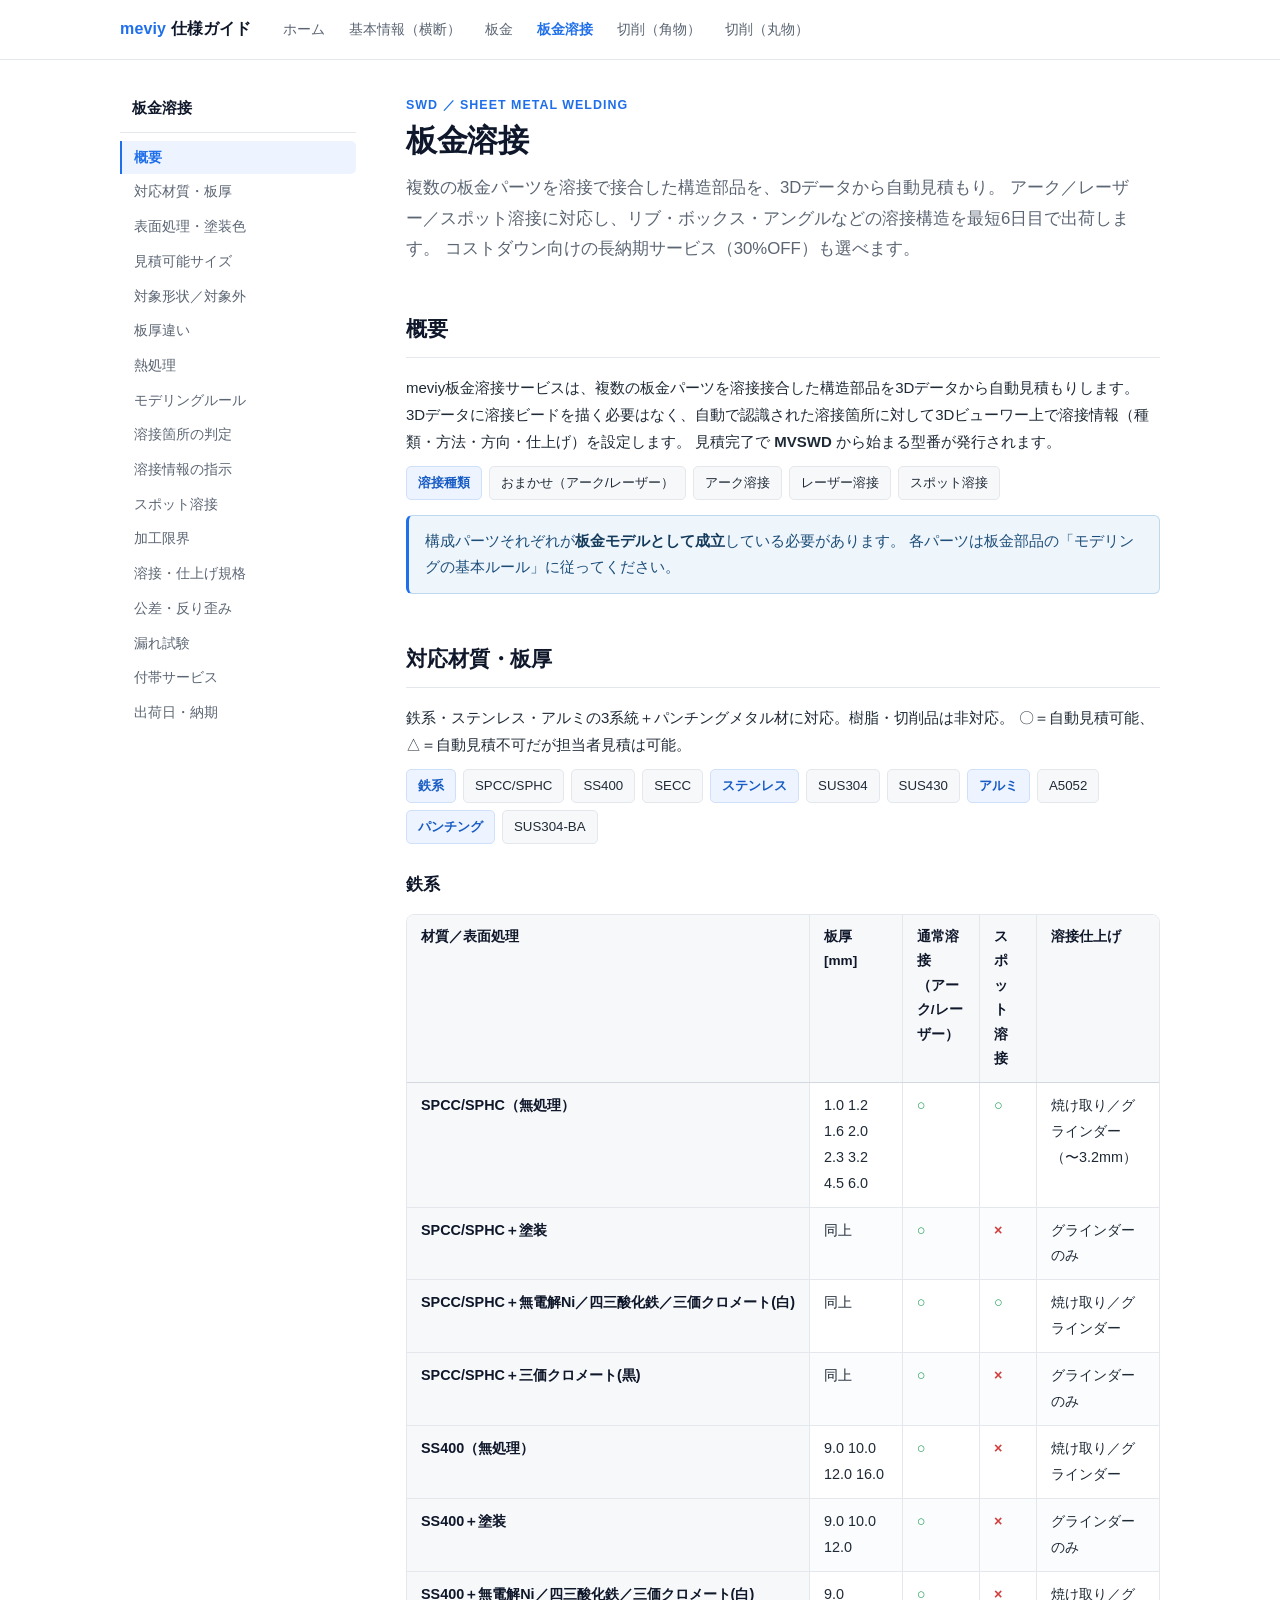
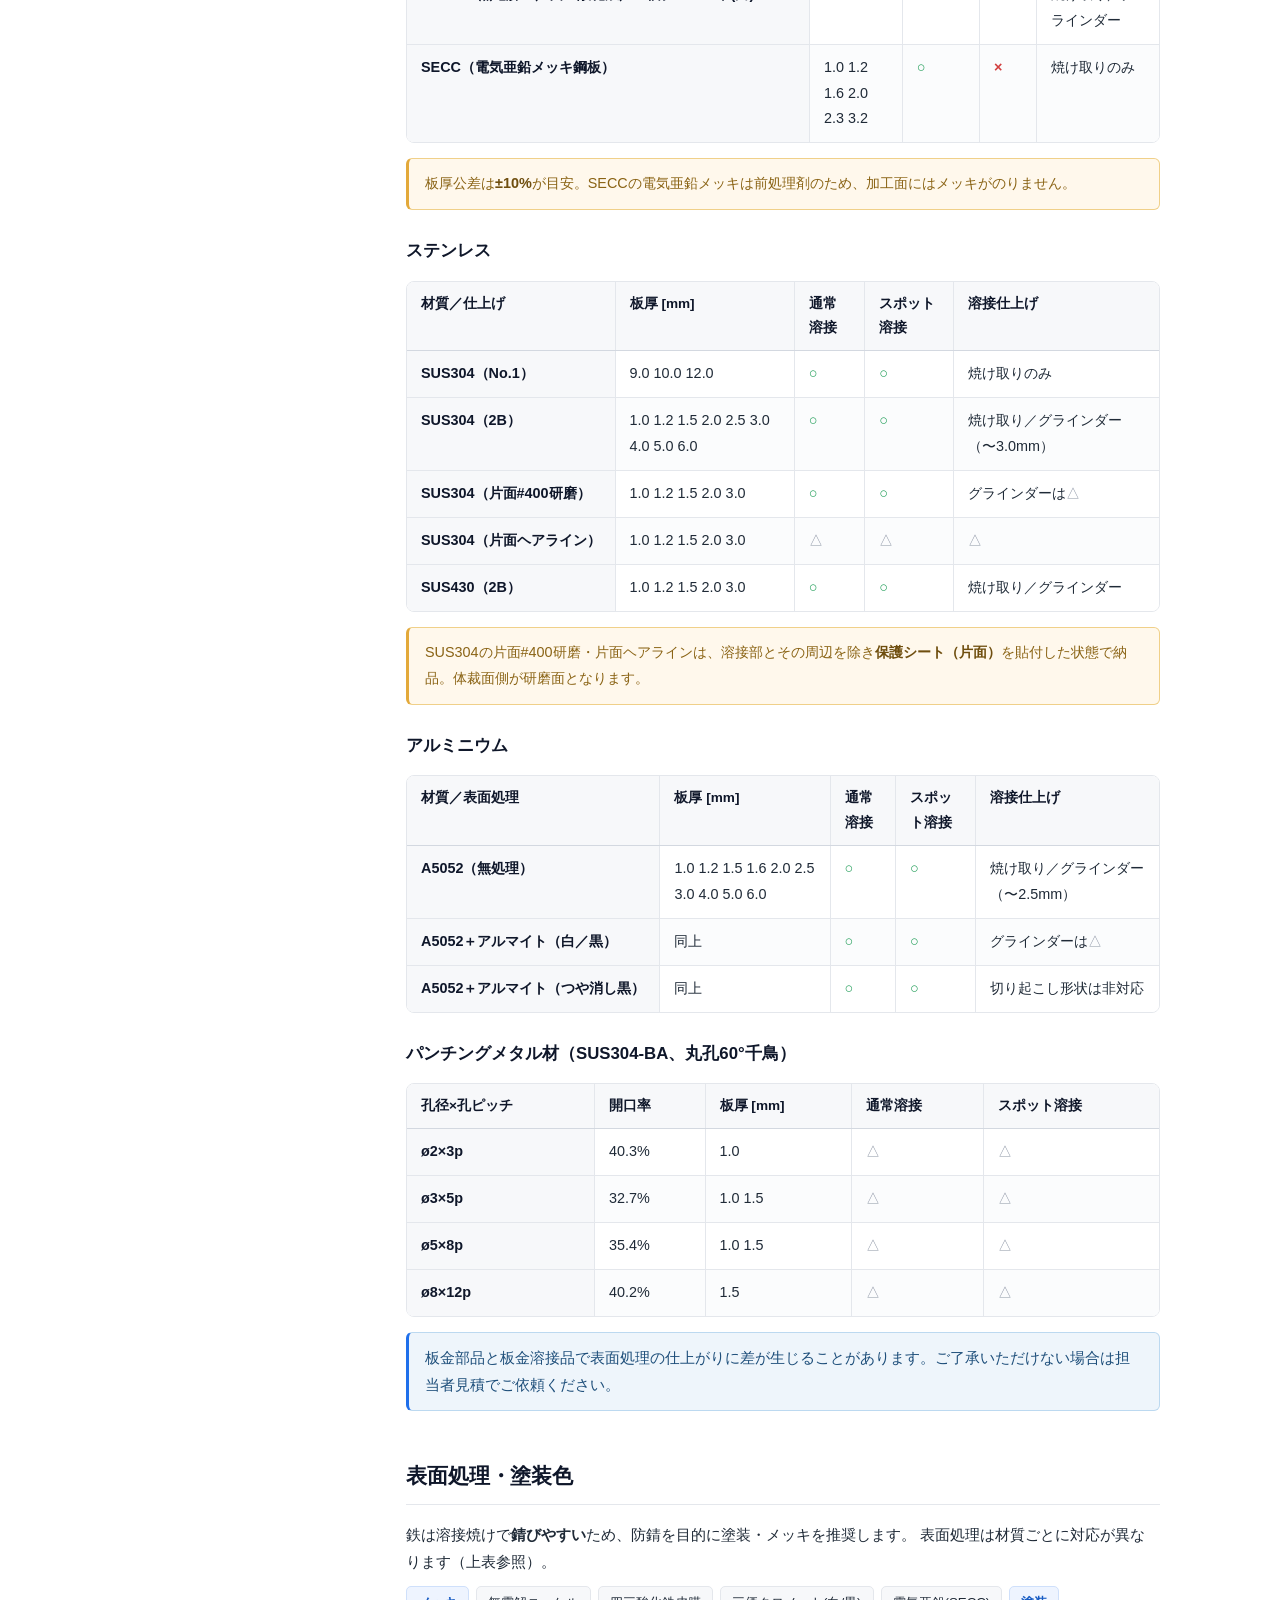
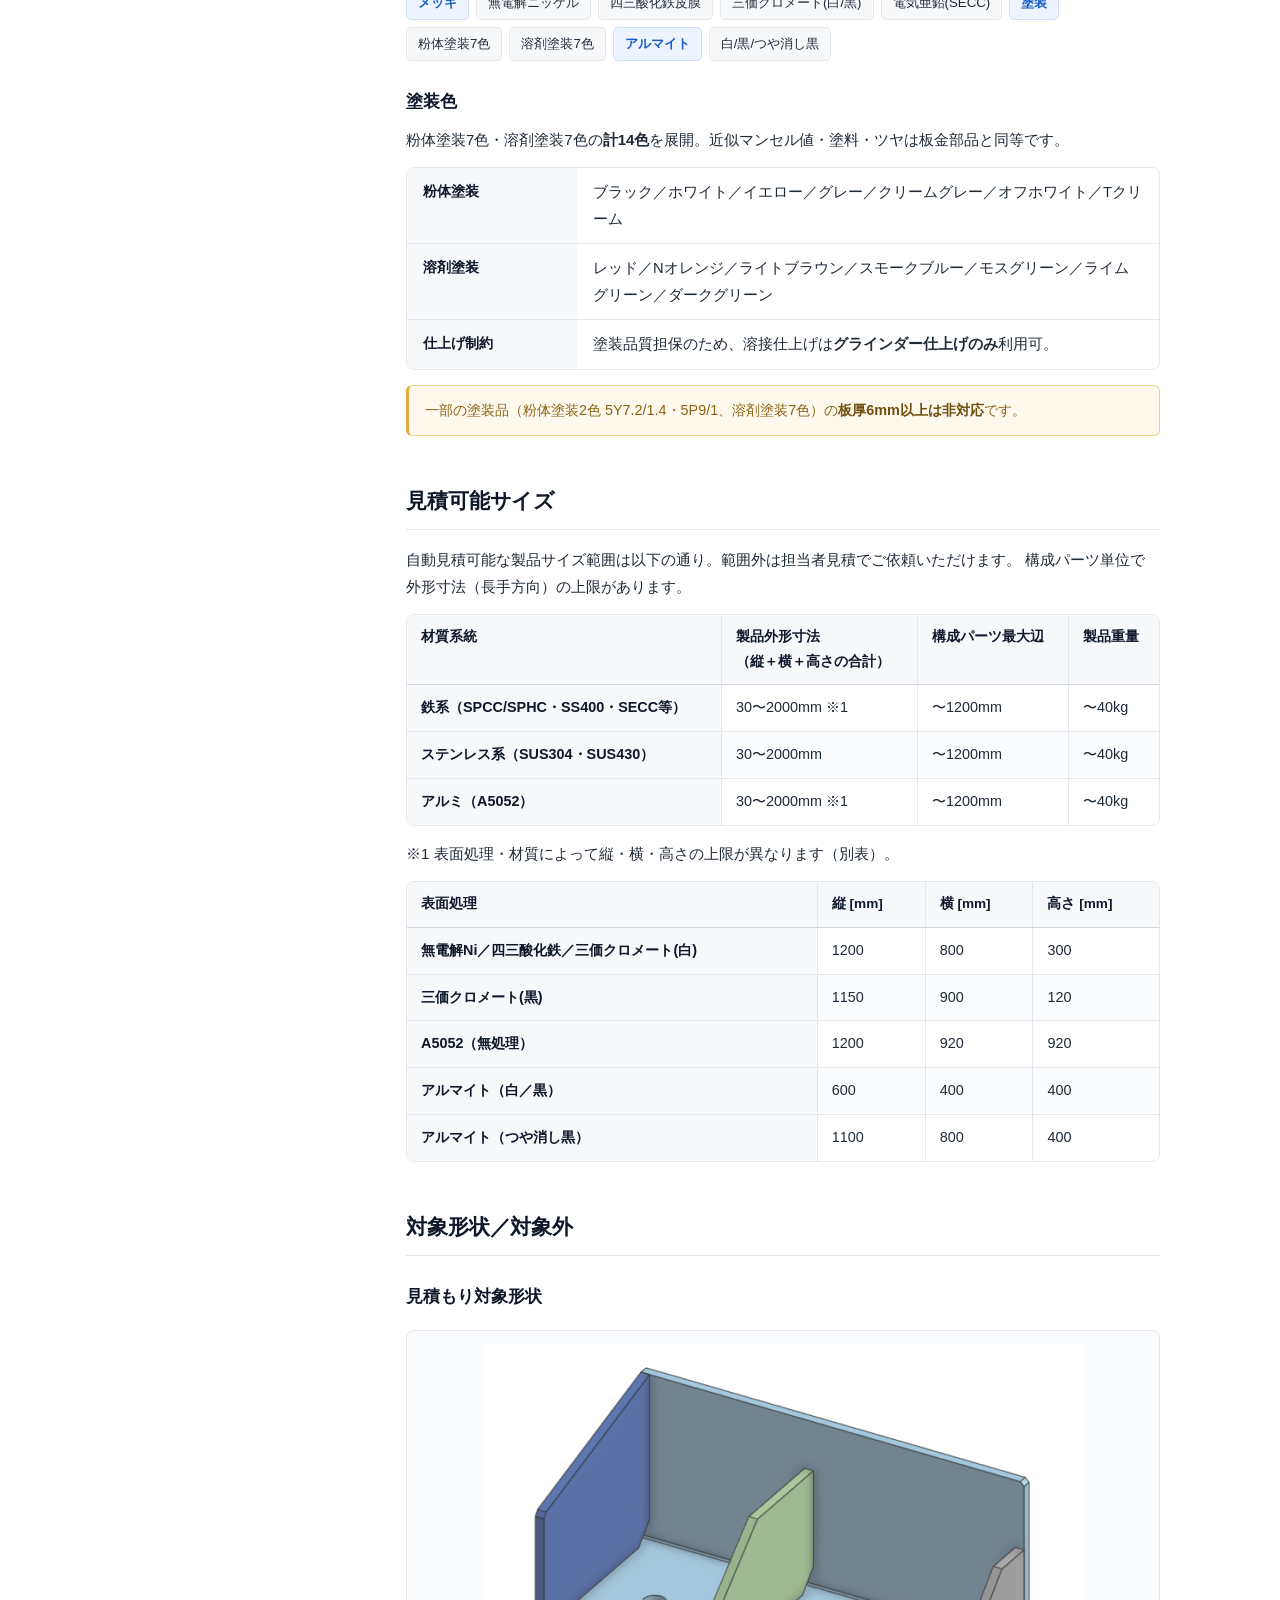
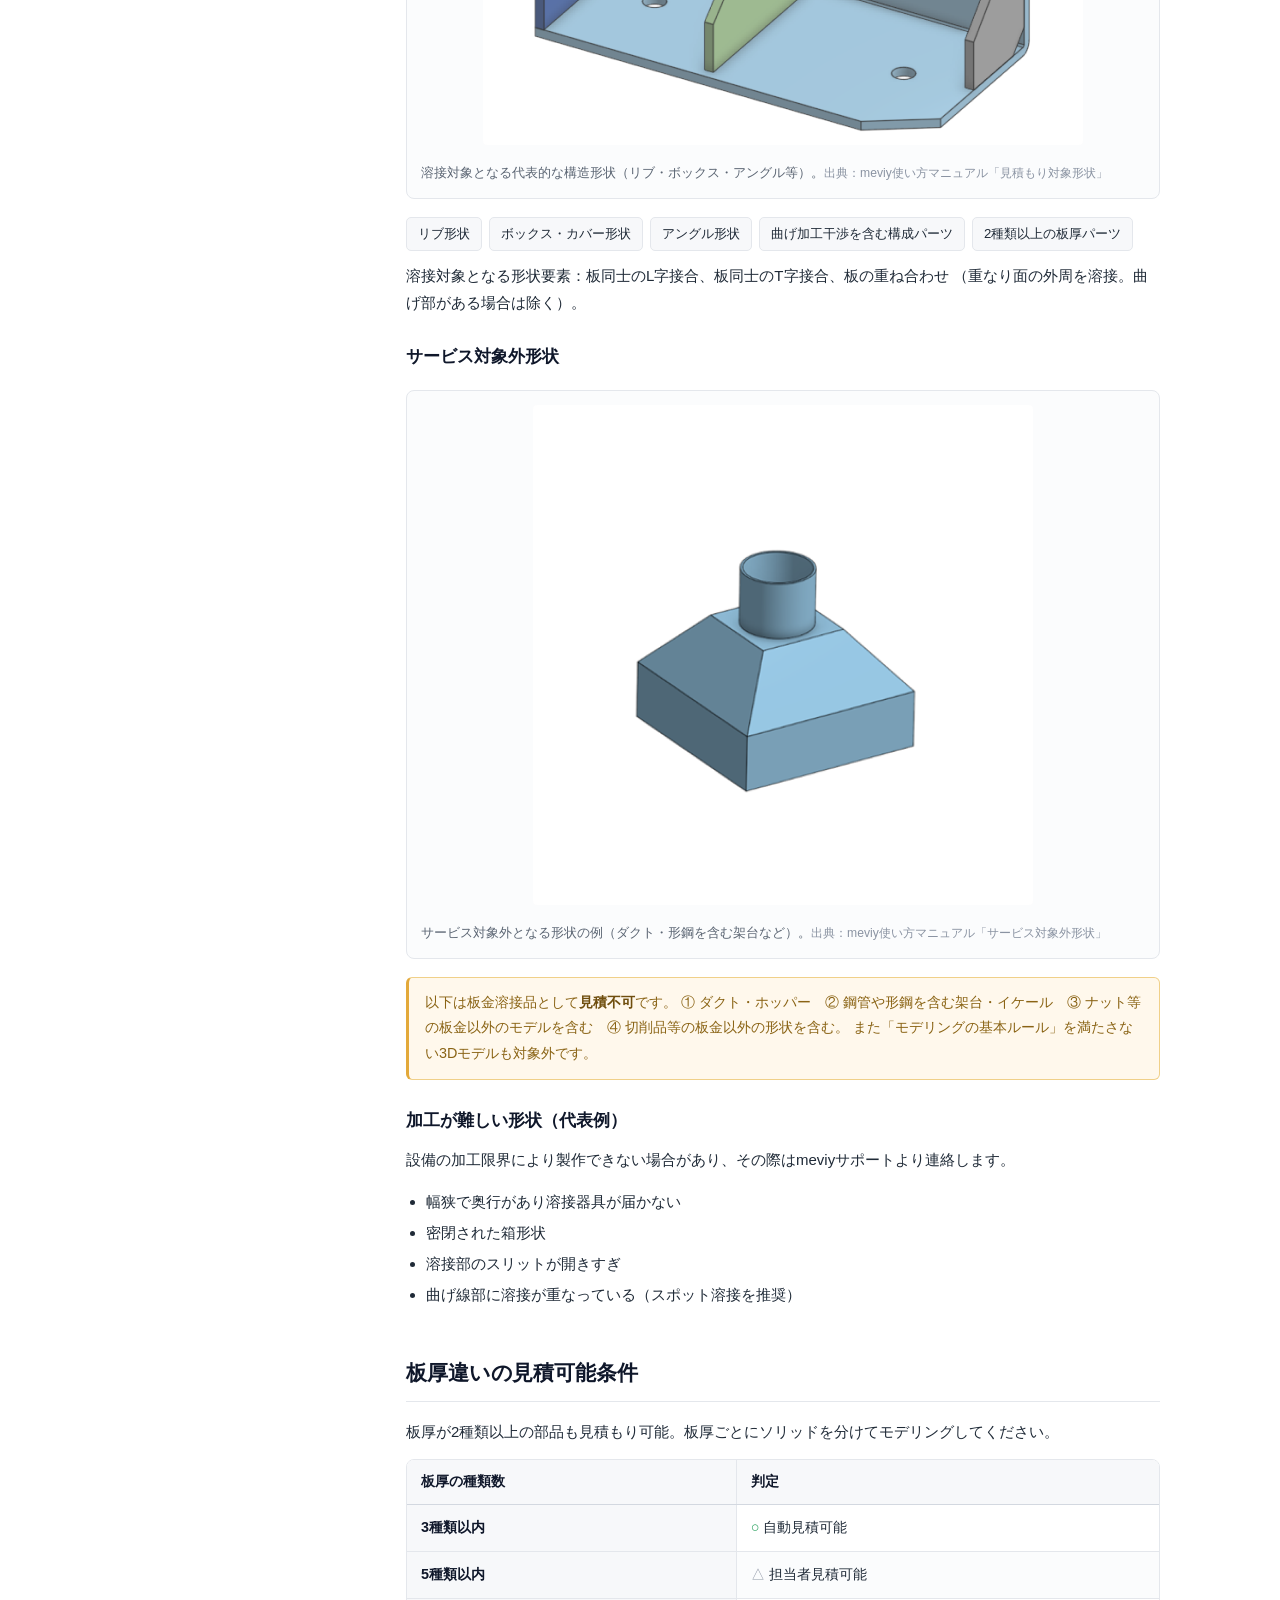
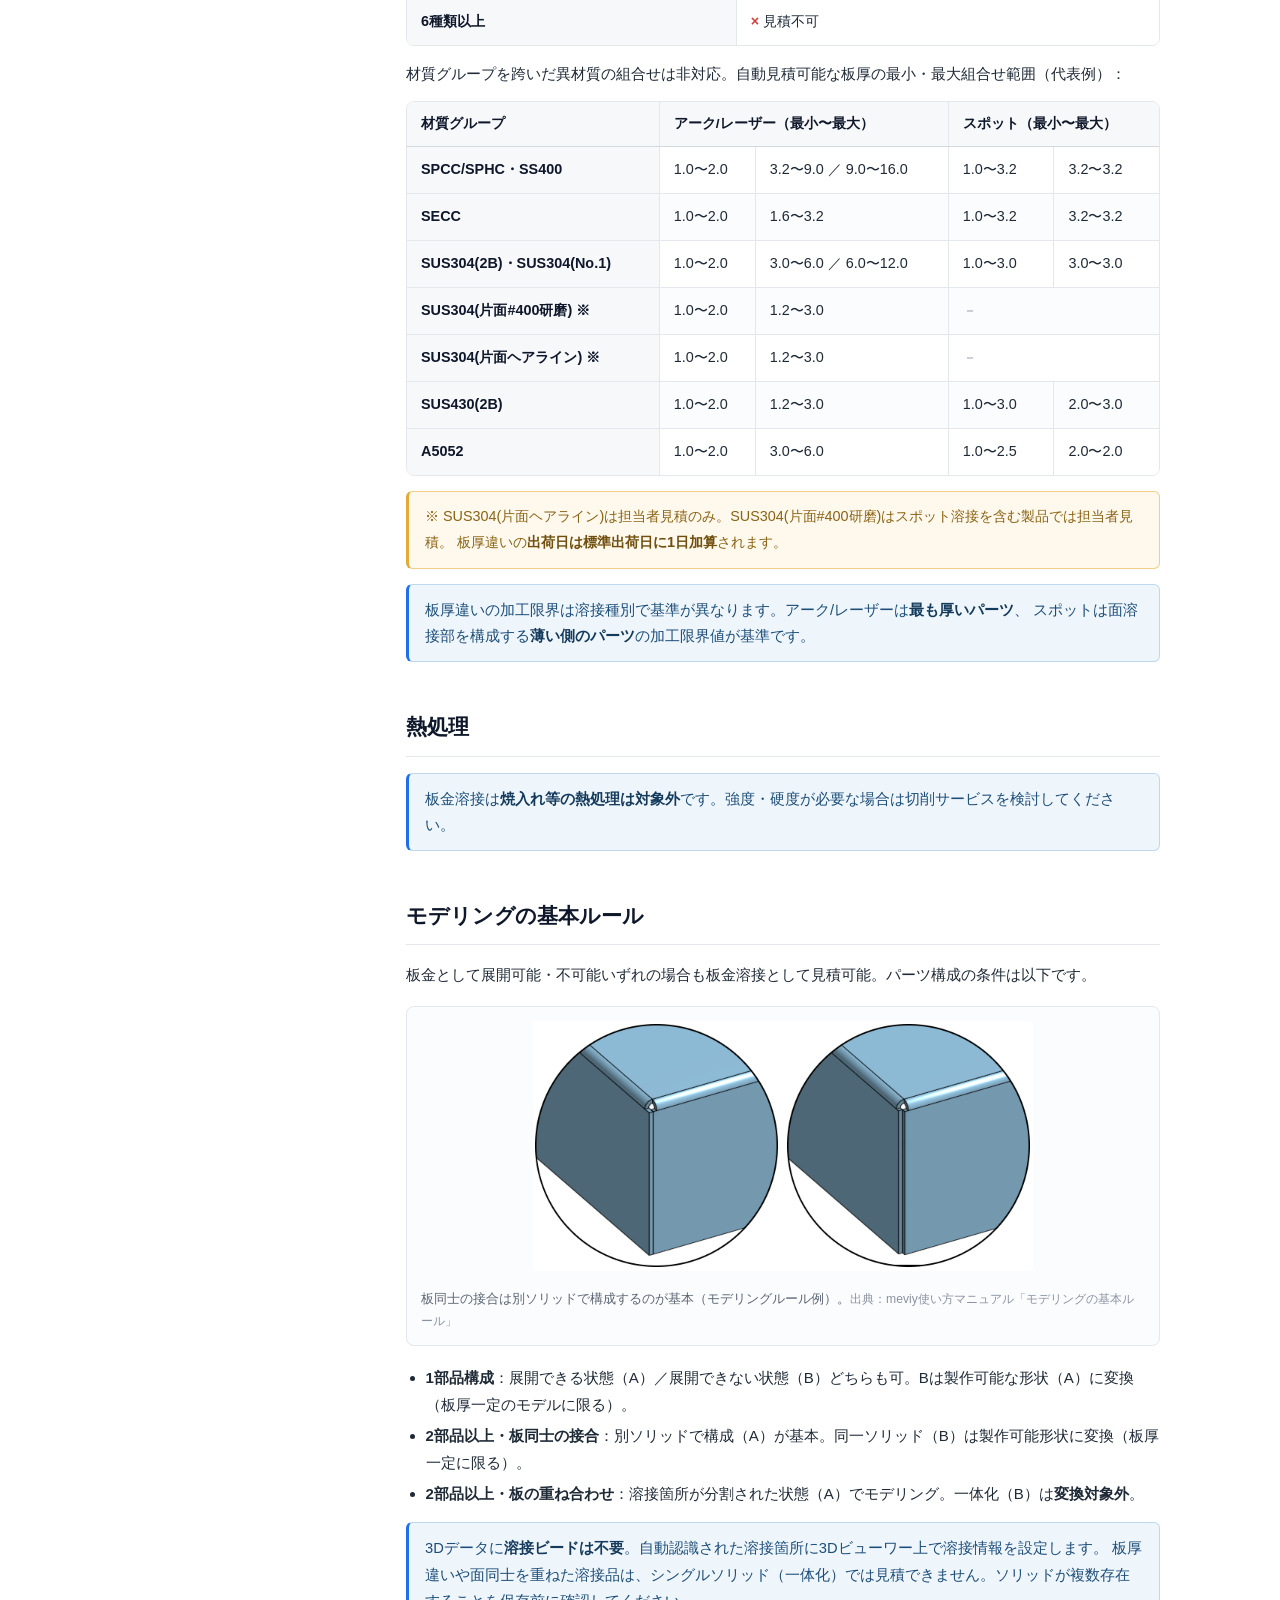
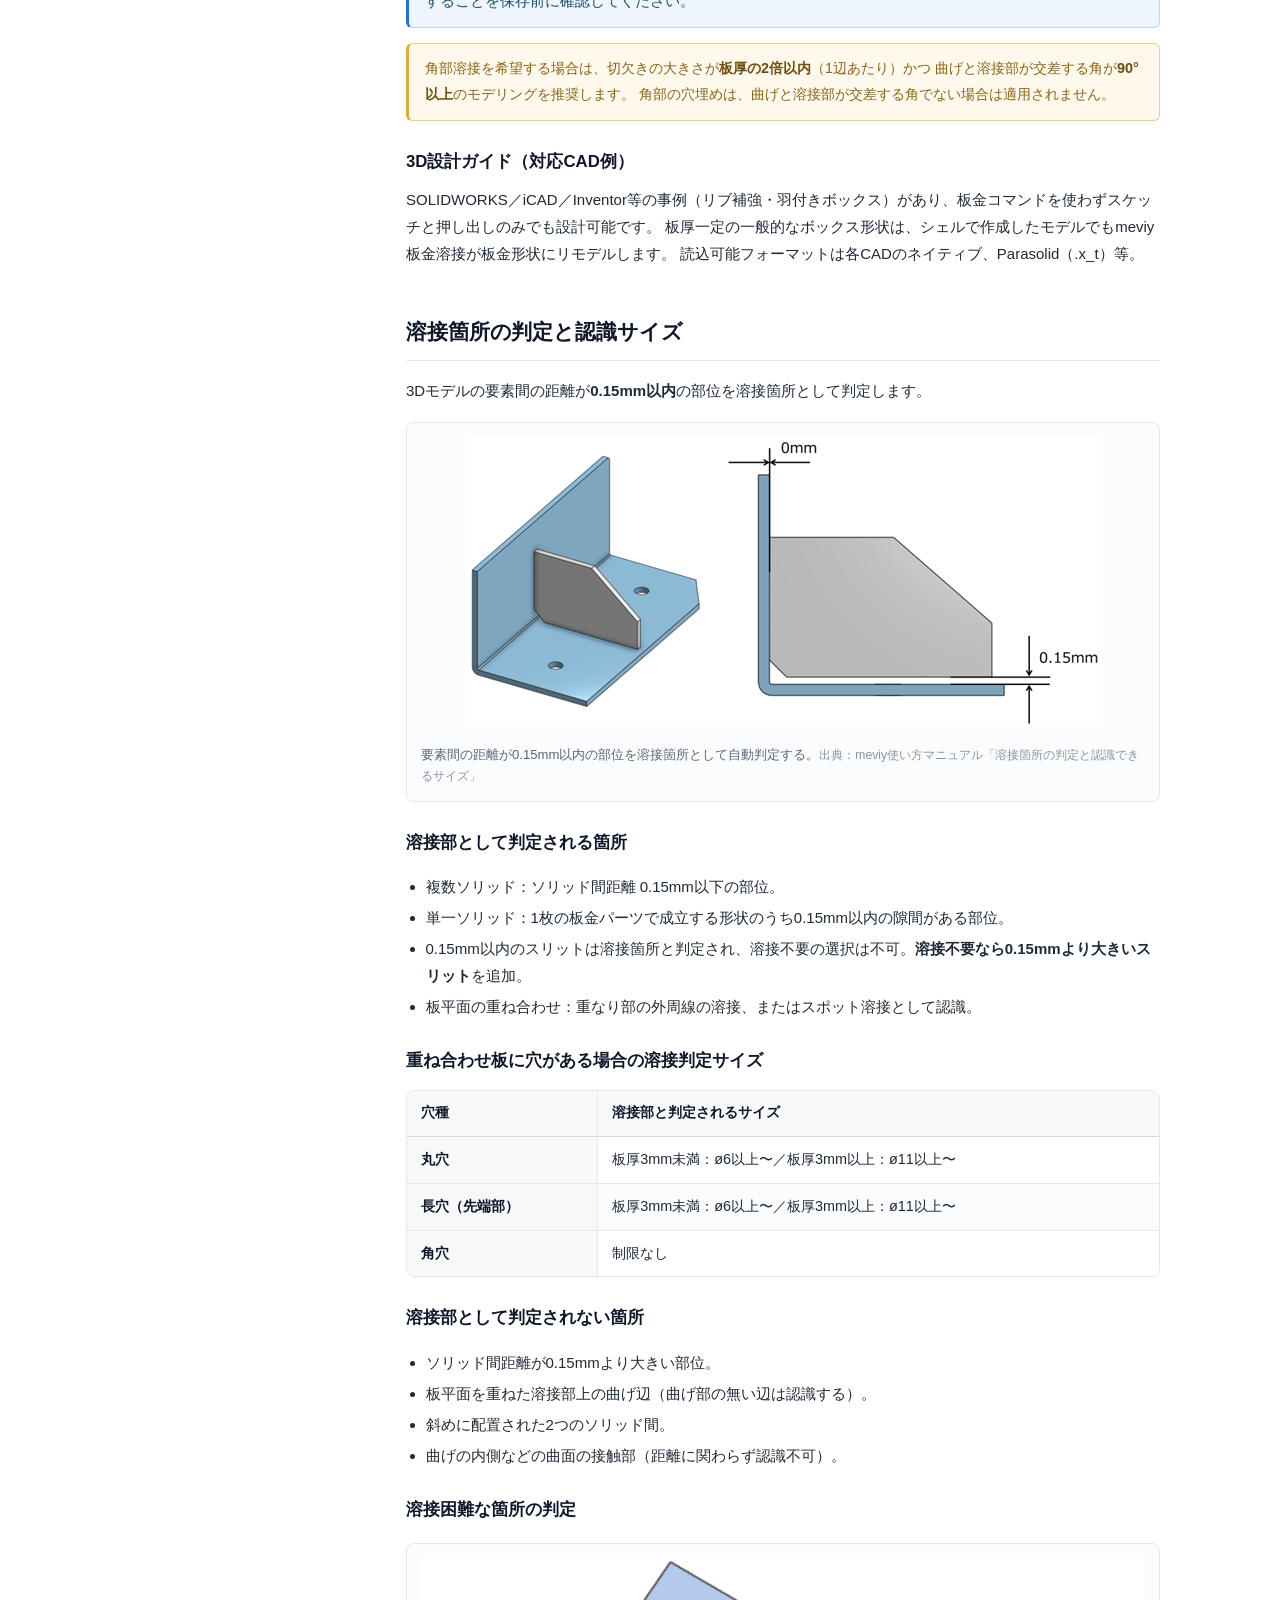
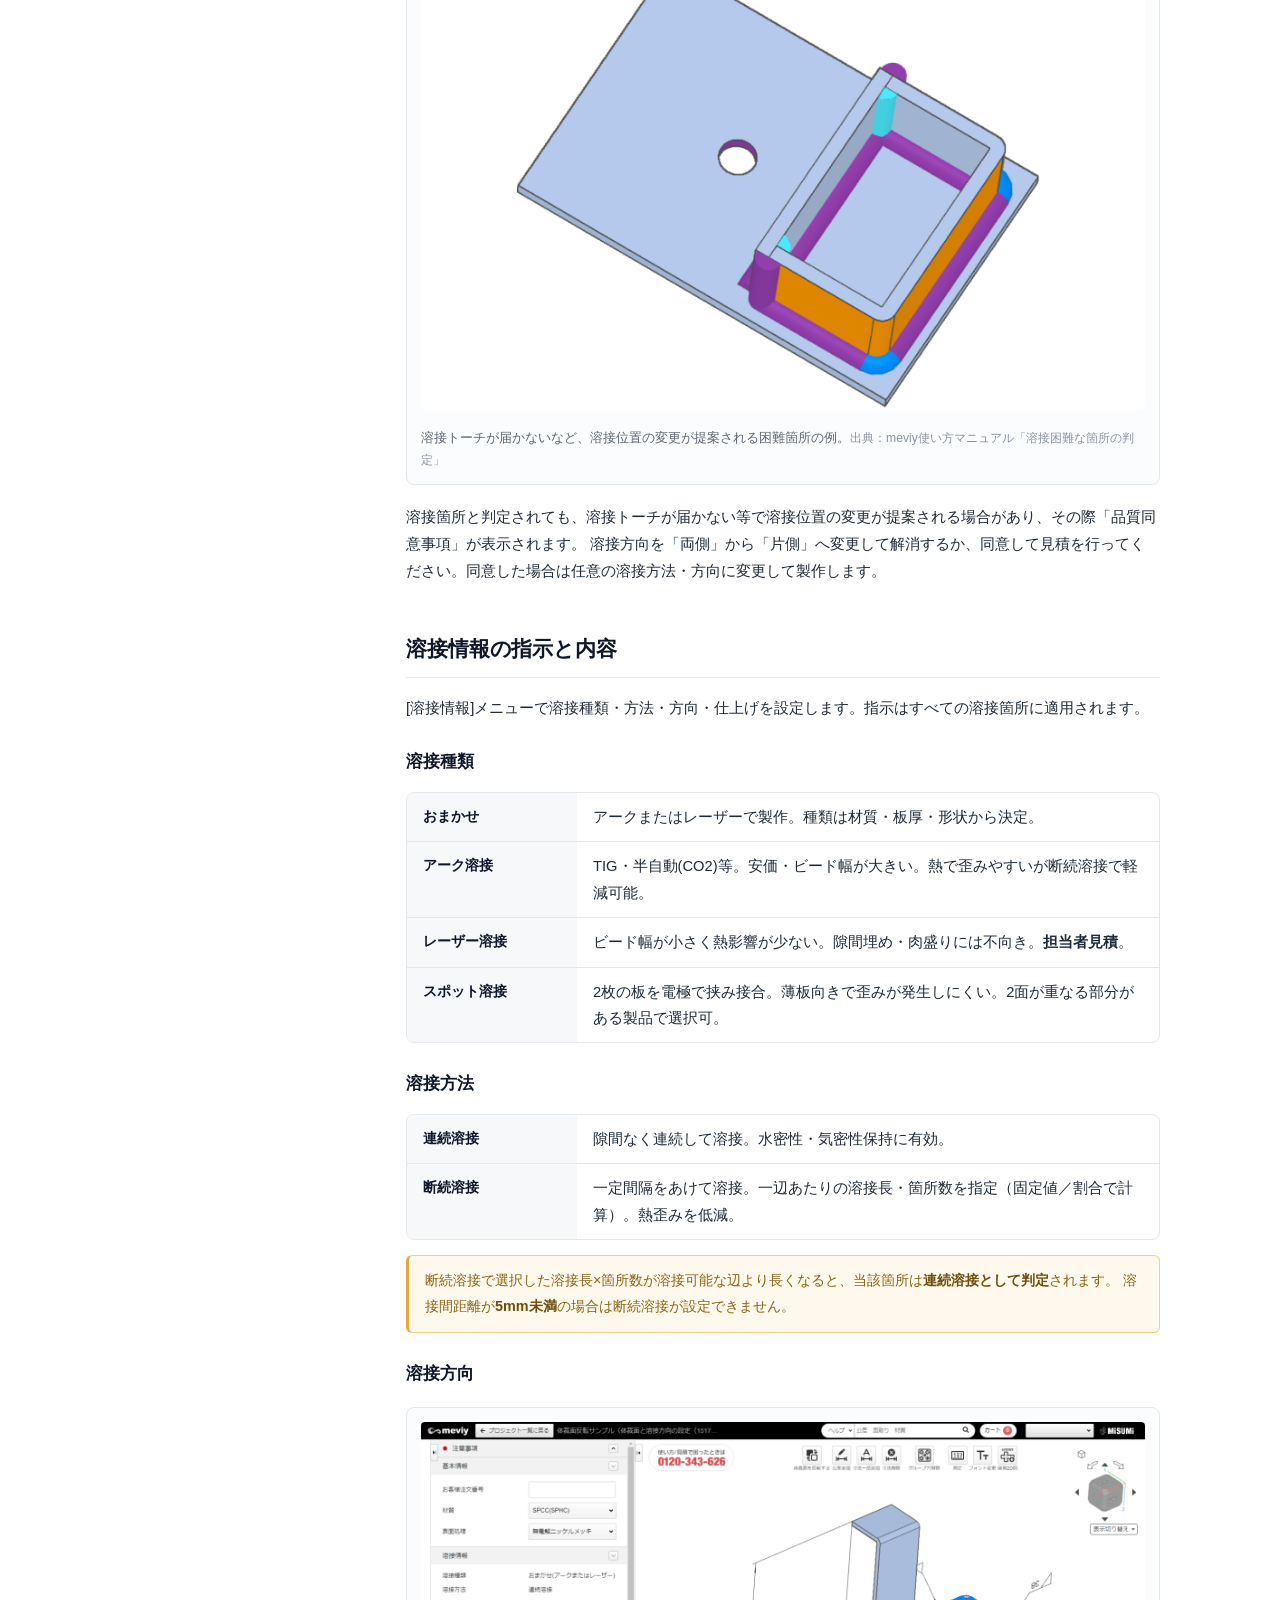
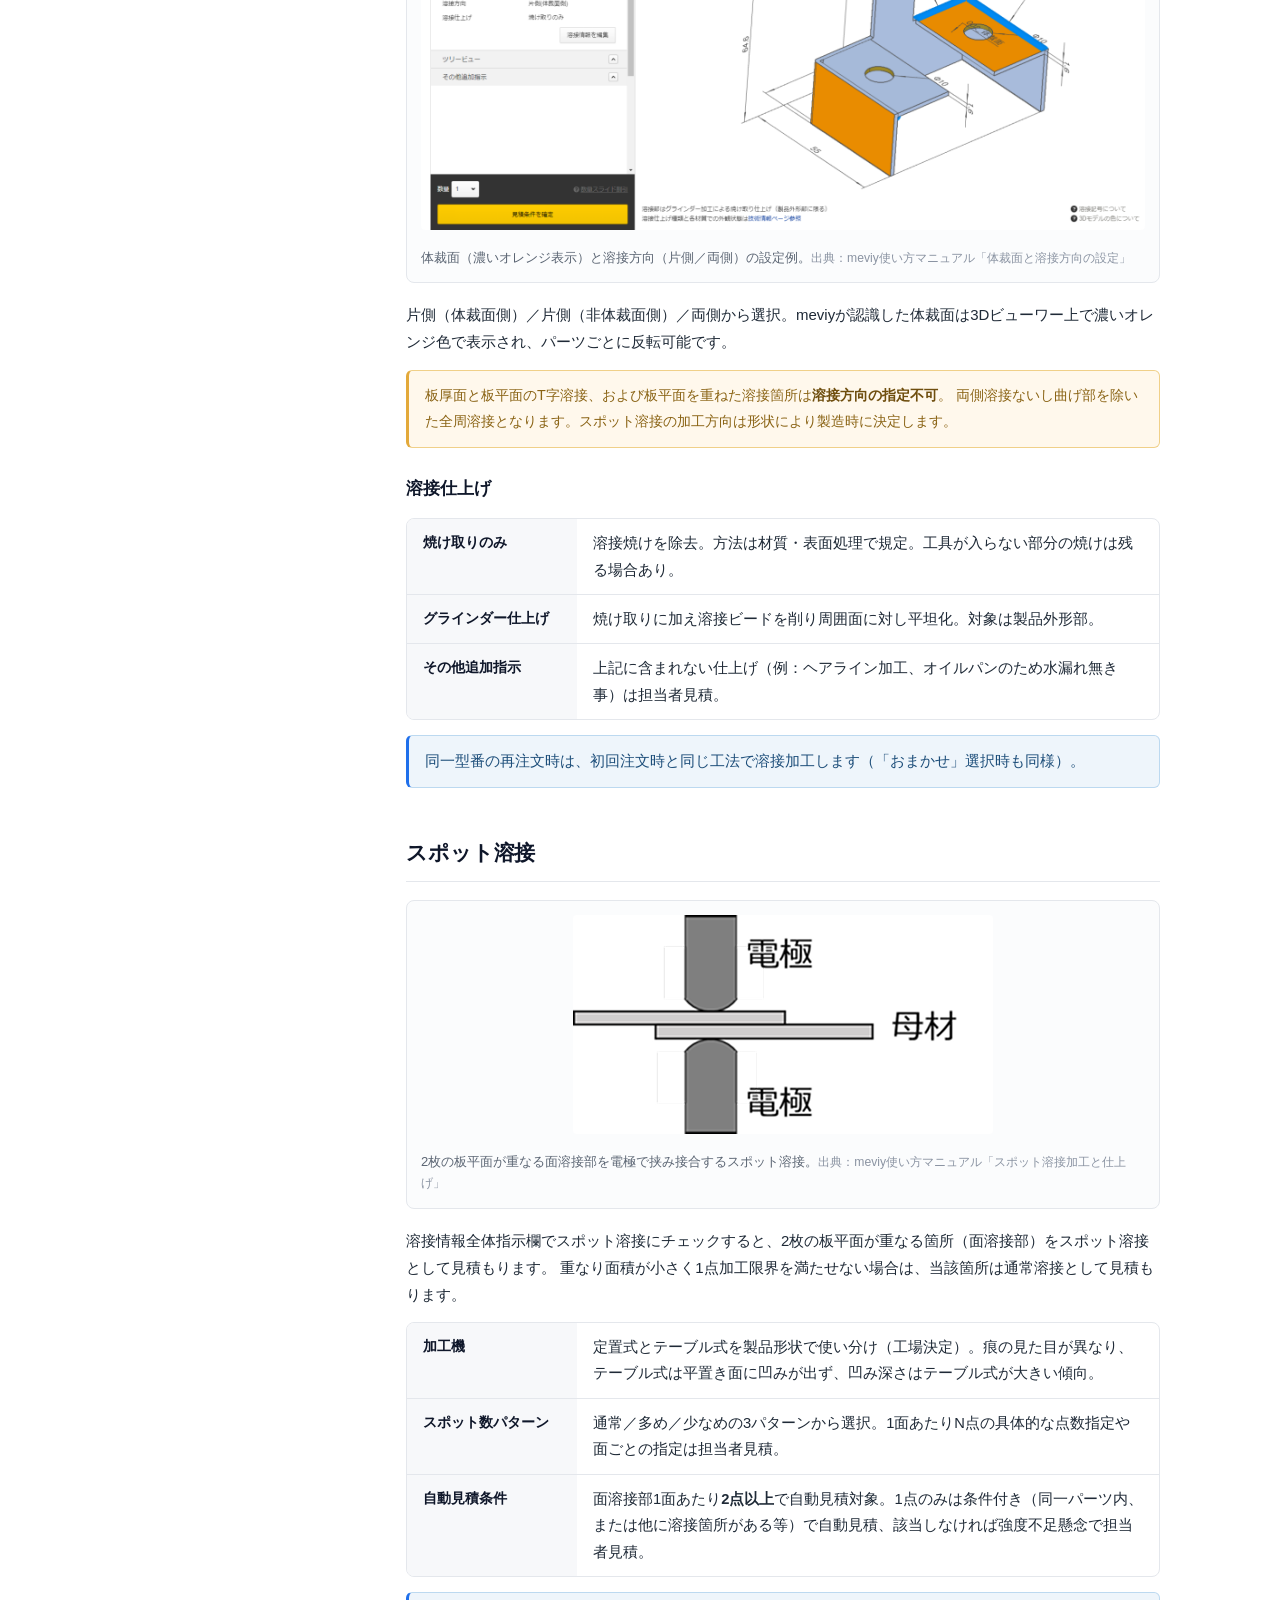
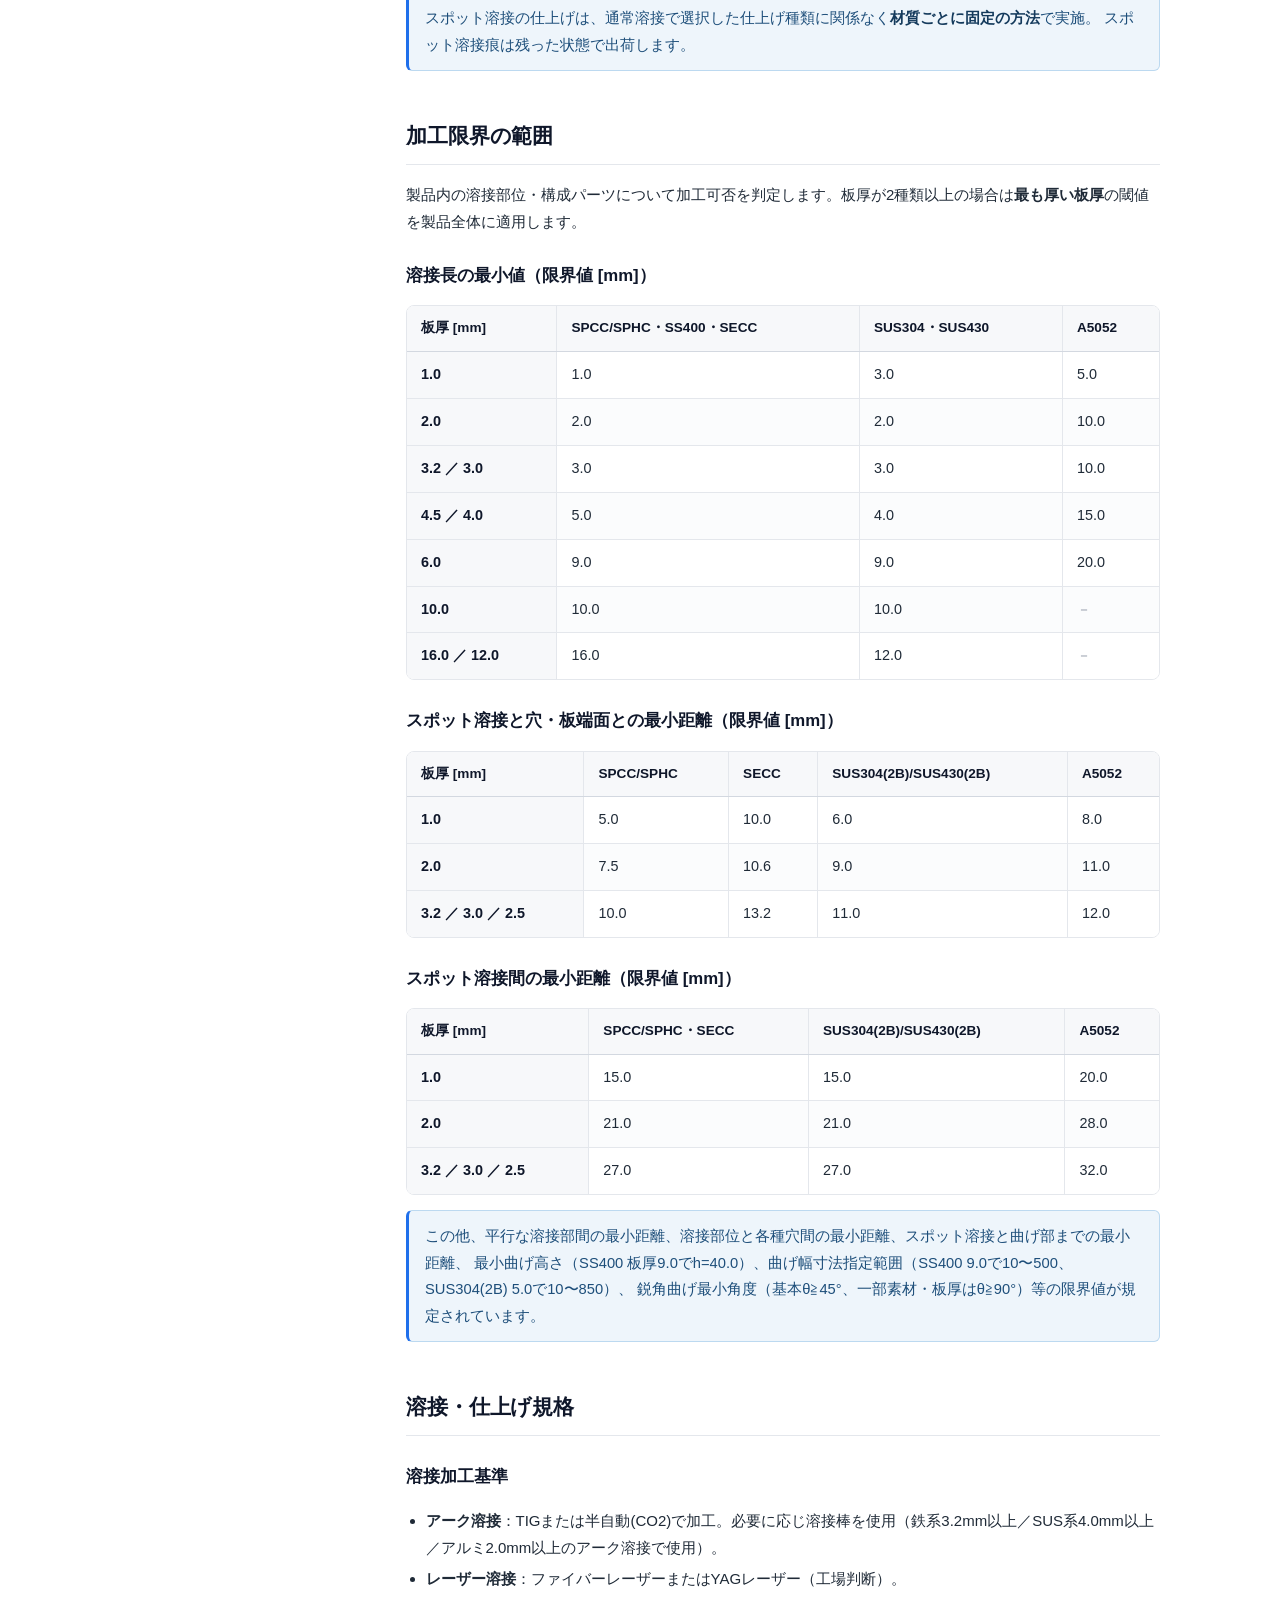
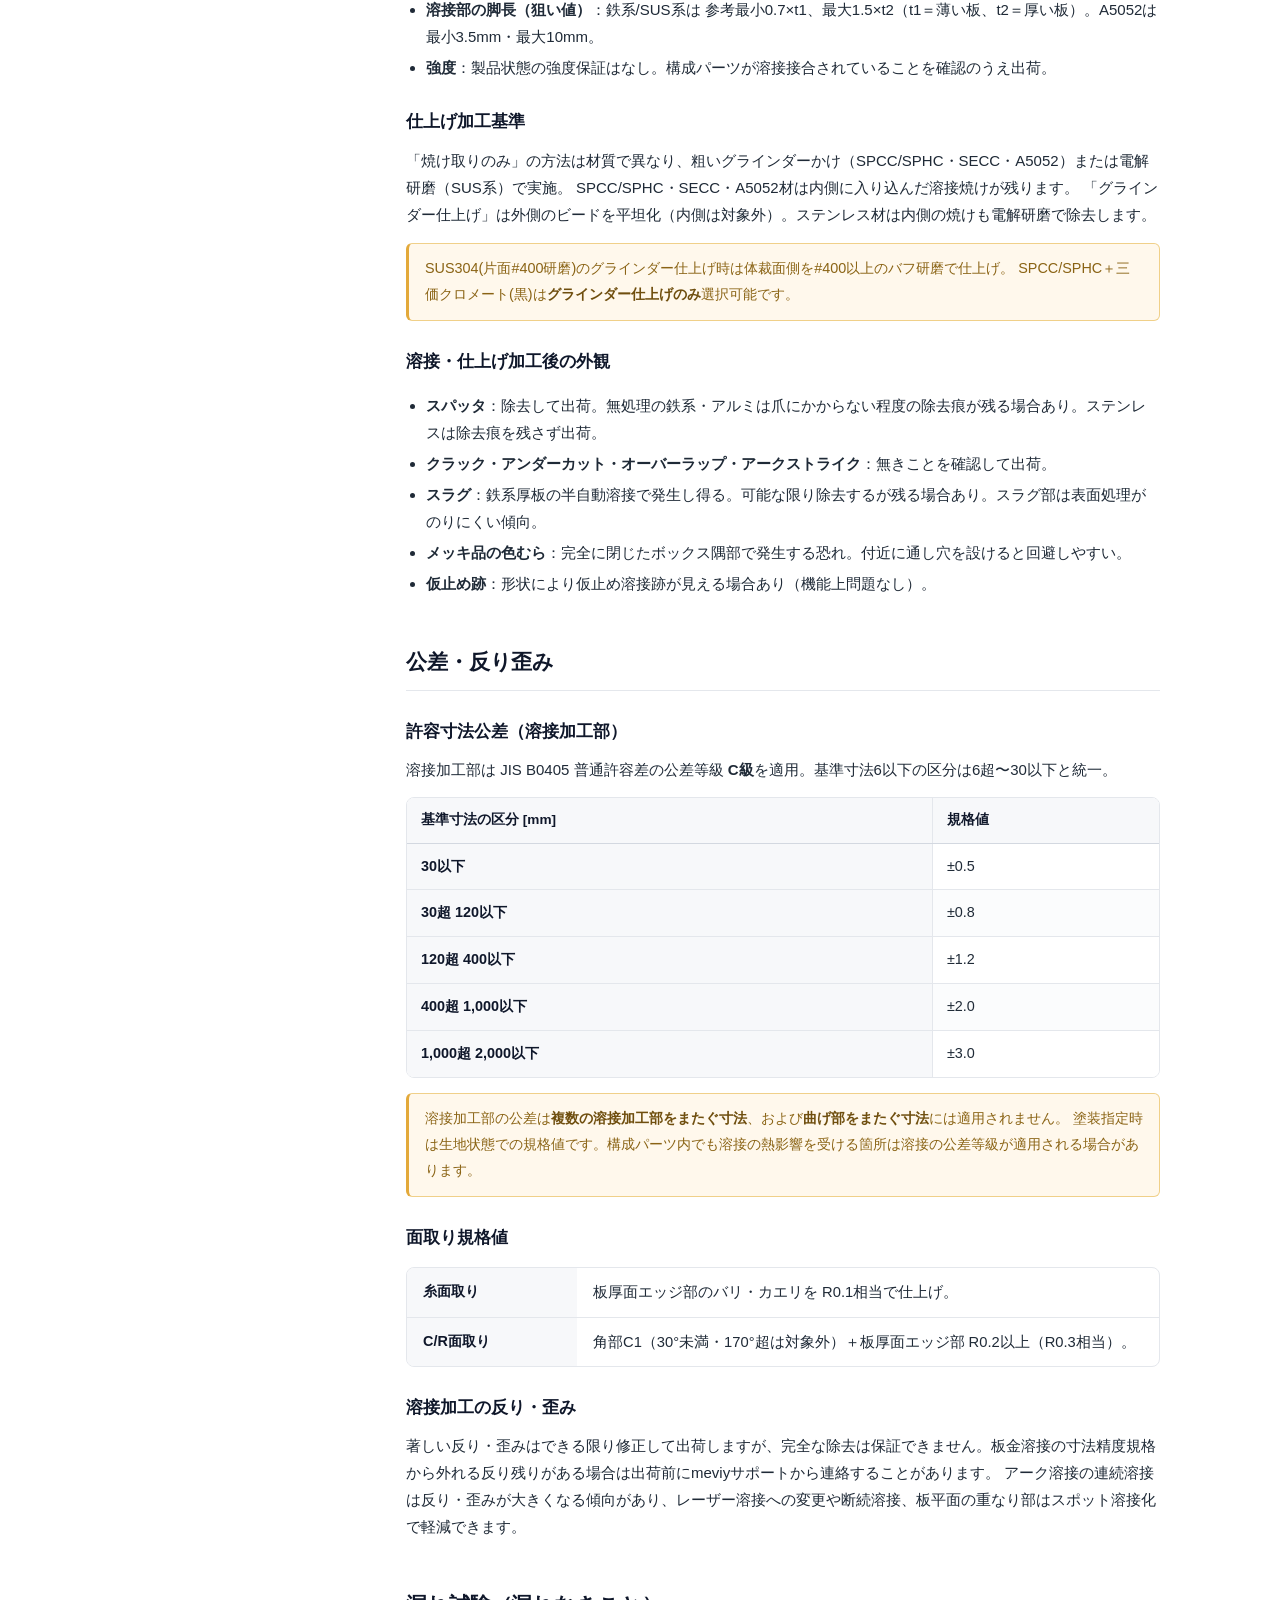
<file: sheet-metal-welding.html>
<!DOCTYPE html>
<html lang="ja">
<head>
<meta charset="UTF-8">
<meta name="viewport" content="width=device-width, initial-scale=1.0">
<meta name="robots" content="noindex, nofollow">
<title>板金溶接（SWD）｜meviy 仕様ガイド</title>
<link rel="stylesheet" href="style.css">
</head>
<body>
<nav class="nav"><div class="inner">
  <span class="brand"><b>meviy</b> 仕様ガイド</span>
  <a class="link" href="index.html">ホーム</a>
  <a class="link" href="basics.html">基本情報（横断）</a>
  <a class="link" href="sheet-metal.html">板金</a>
  <a class="link active" href="sheet-metal-welding.html">板金溶接</a>
  <a class="link" href="milling.html">切削（角物）</a>
  <a class="link" href="turning.html">切削（丸物）</a>
</div></nav>

<div class="wrap"><div class="docpage">
<aside class="sidebar"><div class="side-inner">
  <div class="side-title">板金溶接</div>
  <nav class="side-nav">
    <a href="#overview">概要</a>
    <a href="#material">対応材質・板厚</a>
    <a href="#surface">表面処理・塗装色</a>
    <a href="#size">見積可能サイズ</a>
    <a href="#shape">対象形状／対象外</a>
    <a href="#multi-thickness">板厚違い</a>
    <a href="#heat">熱処理</a>
    <a href="#modeling">モデリングルール</a>
    <a href="#recognition">溶接箇所の判定</a>
    <a href="#weld-info">溶接情報の指示</a>
    <a href="#spot">スポット溶接</a>
    <a href="#limit">加工限界</a>
    <a href="#standard">溶接・仕上げ規格</a>
    <a href="#tolerance">公差・反り歪み</a>
    <a href="#leak">漏れ試験</a>
    <a href="#service">付帯サービス</a>
    <a href="#ship">出荷日・納期</a>
  </nav>
</div></aside>
<main class="doc-main">
  <div class="eyebrow">SWD ／ Sheet Metal Welding</div>
  <h1>板金溶接</h1>
  <p class="lead">複数の板金パーツを溶接で接合した構造部品を、3Dデータから自動見積もり。
     アーク／レーザー／スポット溶接に対応し、リブ・ボックス・アングルなどの溶接構造を最短6日目で出荷します。
     コストダウン向けの長納期サービス（30%OFF）も選べます。</p>

  <section id="overview">
    <h2>概要</h2>
    <p>meviy板金溶接サービスは、複数の板金パーツを溶接接合した構造部品を3Dデータから自動見積もりします。
       3Dデータに溶接ビードを描く必要はなく、自動で認識された溶接箇所に対して3Dビューワー上で溶接情報（種類・方法・方向・仕上げ）を設定します。
       見積完了で <b>MVSWD</b> から始まる型番が発行されます。</p>
    <div class="pills">
      <span class="pill cat">溶接種類</span>
      <span class="pill">おまかせ（アーク/レーザー）</span>
      <span class="pill">アーク溶接</span>
      <span class="pill">レーザー溶接</span>
      <span class="pill">スポット溶接</span>
    </div>
    <div class="info">構成パーツそれぞれが<b>板金モデルとして成立</b>している必要があります。
      各パーツは板金部品の「モデリングの基本ルール」に従ってください。</div>
  </section>

  <section id="material">
    <h2>対応材質・板厚</h2>
    <p>鉄系・ステンレス・アルミの3系統＋パンチングメタル材に対応。樹脂・切削品は非対応。
       〇＝自動見積可能、△＝自動見積不可だが担当者見積は可能。</p>
    <div class="pills">
      <span class="pill cat">鉄系</span><span class="pill">SPCC/SPHC</span><span class="pill">SS400</span><span class="pill">SECC</span>
      <span class="pill cat">ステンレス</span><span class="pill">SUS304</span><span class="pill">SUS430</span>
      <span class="pill cat">アルミ</span><span class="pill">A5052</span>
      <span class="pill cat">パンチング</span><span class="pill">SUS304-BA</span>
    </div>

    <h3>鉄系</h3>
    <div class="tbl-scroll"><table>
      <thead><tr><th>材質／表面処理</th><th>板厚 [mm]</th><th>通常溶接<br>（アーク/レーザー）</th><th>スポット溶接</th><th>溶接仕上げ</th></tr></thead>
      <tbody>
        <tr><td class="rowhdr">SPCC/SPHC（無処理）</td><td>1.0 1.2 1.6 2.0 2.3 3.2 4.5 6.0</td><td><span class="yes">○</span></td><td><span class="yes">○</span></td><td>焼け取り／グラインダー（〜3.2mm）</td></tr>
        <tr><td class="rowhdr">SPCC/SPHC＋塗装</td><td>同上</td><td><span class="yes">○</span></td><td><span class="no">×</span></td><td>グラインダーのみ</td></tr>
        <tr><td class="rowhdr">SPCC/SPHC＋無電解Ni／四三酸化鉄／三価クロメート(白)</td><td>同上</td><td><span class="yes">○</span></td><td><span class="yes">○</span></td><td>焼け取り／グラインダー</td></tr>
        <tr><td class="rowhdr">SPCC/SPHC＋三価クロメート(黒)</td><td>同上</td><td><span class="yes">○</span></td><td><span class="no">×</span></td><td>グラインダーのみ</td></tr>
        <tr><td class="rowhdr">SS400（無処理）</td><td>9.0 10.0 12.0 16.0</td><td><span class="yes">○</span></td><td><span class="no">×</span></td><td>焼け取り／グラインダー</td></tr>
        <tr><td class="rowhdr">SS400＋塗装</td><td>9.0 10.0 12.0</td><td><span class="yes">○</span></td><td><span class="no">×</span></td><td>グラインダーのみ</td></tr>
        <tr><td class="rowhdr">SS400＋無電解Ni／四三酸化鉄／三価クロメート(白)</td><td>9.0</td><td><span class="yes">○</span></td><td><span class="no">×</span></td><td>焼け取り／グラインダー</td></tr>
        <tr><td class="rowhdr">SECC（電気亜鉛メッキ鋼板）</td><td>1.0 1.2 1.6 2.0 2.3 3.2</td><td><span class="yes">○</span></td><td><span class="no">×</span></td><td>焼け取りのみ</td></tr>
      </tbody>
    </table></div>
    <div class="note">板厚公差は<b>±10%</b>が目安。SECCの電気亜鉛メッキは前処理剤のため、加工面にはメッキがのりません。</div>

    <h3>ステンレス</h3>
    <div class="tbl-scroll"><table>
      <thead><tr><th>材質／仕上げ</th><th>板厚 [mm]</th><th>通常溶接</th><th>スポット溶接</th><th>溶接仕上げ</th></tr></thead>
      <tbody>
        <tr><td class="rowhdr">SUS304（No.1）</td><td>9.0 10.0 12.0</td><td><span class="yes">○</span></td><td><span class="yes">○</span></td><td>焼け取りのみ</td></tr>
        <tr><td class="rowhdr">SUS304（2B）</td><td>1.0 1.2 1.5 2.0 2.5 3.0 4.0 5.0 6.0</td><td><span class="yes">○</span></td><td><span class="yes">○</span></td><td>焼け取り／グラインダー（〜3.0mm）</td></tr>
        <tr><td class="rowhdr">SUS304（片面#400研磨）</td><td>1.0 1.2 1.5 2.0 3.0</td><td><span class="yes">○</span></td><td><span class="yes">○</span></td><td>グラインダーは<span class="dim">△</span></td></tr>
        <tr><td class="rowhdr">SUS304（片面ヘアライン）</td><td>1.0 1.2 1.5 2.0 3.0</td><td><span class="dim">△</span></td><td><span class="dim">△</span></td><td><span class="dim">△</span></td></tr>
        <tr><td class="rowhdr">SUS430（2B）</td><td>1.0 1.2 1.5 2.0 3.0</td><td><span class="yes">○</span></td><td><span class="yes">○</span></td><td>焼け取り／グラインダー</td></tr>
      </tbody>
    </table></div>
    <div class="note">SUS304の片面#400研磨・片面ヘアラインは、溶接部とその周辺を除き<b>保護シート（片面）</b>を貼付した状態で納品。体裁面側が研磨面となります。</div>

    <h3>アルミニウム</h3>
    <div class="tbl-scroll"><table>
      <thead><tr><th>材質／表面処理</th><th>板厚 [mm]</th><th>通常溶接</th><th>スポット溶接</th><th>溶接仕上げ</th></tr></thead>
      <tbody>
        <tr><td class="rowhdr">A5052（無処理）</td><td>1.0 1.2 1.5 1.6 2.0 2.5 3.0 4.0 5.0 6.0</td><td><span class="yes">○</span></td><td><span class="yes">○</span></td><td>焼け取り／グラインダー（〜2.5mm）</td></tr>
        <tr><td class="rowhdr">A5052＋アルマイト（白／黒）</td><td>同上</td><td><span class="yes">○</span></td><td><span class="yes">○</span></td><td>グラインダーは<span class="dim">△</span></td></tr>
        <tr><td class="rowhdr">A5052＋アルマイト（つや消し黒）</td><td>同上</td><td><span class="yes">○</span></td><td><span class="yes">○</span></td><td>切り起こし形状は非対応</td></tr>
      </tbody>
    </table></div>

    <h3>パンチングメタル材（SUS304-BA、丸孔60°千鳥）</h3>
    <div class="tbl-scroll"><table>
      <thead><tr><th>孔径×孔ピッチ</th><th>開口率</th><th>板厚 [mm]</th><th>通常溶接</th><th>スポット溶接</th></tr></thead>
      <tbody>
        <tr><td class="rowhdr">ø2×3p</td><td>40.3%</td><td>1.0</td><td><span class="dim">△</span></td><td><span class="dim">△</span></td></tr>
        <tr><td class="rowhdr">ø3×5p</td><td>32.7%</td><td>1.0 1.5</td><td><span class="dim">△</span></td><td><span class="dim">△</span></td></tr>
        <tr><td class="rowhdr">ø5×8p</td><td>35.4%</td><td>1.0 1.5</td><td><span class="dim">△</span></td><td><span class="dim">△</span></td></tr>
        <tr><td class="rowhdr">ø8×12p</td><td>40.2%</td><td>1.5</td><td><span class="dim">△</span></td><td><span class="dim">△</span></td></tr>
      </tbody>
    </table></div>
    <div class="info">板金部品と板金溶接品で表面処理の仕上がりに差が生じることがあります。ご了承いただけない場合は担当者見積でご依頼ください。</div>
  </section>

  <section id="surface">
    <h2>表面処理・塗装色</h2>
    <p>鉄は溶接焼けで<b>錆びやすい</b>ため、防錆を目的に塗装・メッキを推奨します。
       表面処理は材質ごとに対応が異なります（上表参照）。</p>
    <div class="pills">
      <span class="pill cat">メッキ</span><span class="pill">無電解ニッケル</span><span class="pill">四三酸化鉄皮膜</span>
      <span class="pill">三価クロメート(白/黒)</span><span class="pill">電気亜鉛(SECC)</span>
      <span class="pill cat">塗装</span><span class="pill">粉体塗装7色</span><span class="pill">溶剤塗装7色</span>
      <span class="pill cat">アルマイト</span><span class="pill">白/黒/つや消し黒</span>
    </div>
    <h3>塗装色</h3>
    <p>粉体塗装7色・溶剤塗装7色の<b>計14色</b>を展開。近似マンセル値・塗料・ツヤは板金部品と同等です。</p>
    <dl class="spec">
      <dt>粉体塗装</dt><dd>ブラック／ホワイト／イエロー／グレー／クリームグレー／オフホワイト／Tクリーム</dd>
      <dt>溶剤塗装</dt><dd>レッド／Nオレンジ／ライトブラウン／スモークブルー／モスグリーン／ライムグリーン／ダークグリーン</dd>
      <dt>仕上げ制約</dt><dd>塗装品質担保のため、溶接仕上げは<b>グラインダー仕上げのみ</b>利用可。</dd>
    </dl>
    <div class="note">一部の塗装品（粉体塗装2色 5Y7.2/1.4・5P9/1、溶剤塗装7色）の<b>板厚6mm以上は非対応</b>です。</div>
  </section>

  <section id="size">
    <h2>見積可能サイズ</h2>
    <p>自動見積可能な製品サイズ範囲は以下の通り。範囲外は担当者見積でご依頼いただけます。
       構成パーツ単位で外形寸法（長手方向）の上限があります。</p>
    <div class="tbl-scroll"><table>
      <thead><tr><th>材質系統</th><th>製品外形寸法<br>（縦＋横＋高さの合計）</th><th>構成パーツ最大辺</th><th>製品重量</th></tr></thead>
      <tbody>
        <tr><td class="rowhdr">鉄系（SPCC/SPHC・SS400・SECC等）</td><td>30〜2000mm ※1</td><td>〜1200mm</td><td>〜40kg</td></tr>
        <tr><td class="rowhdr">ステンレス系（SUS304・SUS430）</td><td>30〜2000mm</td><td>〜1200mm</td><td>〜40kg</td></tr>
        <tr><td class="rowhdr">アルミ（A5052）</td><td>30〜2000mm ※1</td><td>〜1200mm</td><td>〜40kg</td></tr>
      </tbody>
    </table></div>
    <p>※1 表面処理・材質によって縦・横・高さの上限が異なります（別表）。</p>
    <div class="tbl-scroll"><table>
      <thead><tr><th>表面処理</th><th>縦 [mm]</th><th>横 [mm]</th><th>高さ [mm]</th></tr></thead>
      <tbody>
        <tr><td class="rowhdr">無電解Ni／四三酸化鉄／三価クロメート(白)</td><td>1200</td><td>800</td><td>300</td></tr>
        <tr><td class="rowhdr">三価クロメート(黒)</td><td>1150</td><td>900</td><td>120</td></tr>
        <tr><td class="rowhdr">A5052（無処理）</td><td>1200</td><td>920</td><td>920</td></tr>
        <tr><td class="rowhdr">アルマイト（白／黒）</td><td>600</td><td>400</td><td>400</td></tr>
        <tr><td class="rowhdr">アルマイト（つや消し黒）</td><td>1100</td><td>800</td><td>400</td></tr>
      </tbody>
    </table></div>
  </section>

  <section id="shape">
    <h2>対象形状／対象外</h2>
    <h3>見積もり対象形状</h3>
    <figure class="fig"><img src="img/swd/15133_01.png" alt="リブ・ボックス・アングルなど溶接対象となる構造形状の例" loading="lazy"><figcaption>溶接対象となる代表的な構造形状（リブ・ボックス・アングル等）。<span class="src">出典：meviy使い方マニュアル「見積もり対象形状」</span></figcaption></figure>
    <div class="pills">
      <span class="pill">リブ形状</span><span class="pill">ボックス・カバー形状</span>
      <span class="pill">アングル形状</span><span class="pill">曲げ加工干渉を含む構成パーツ</span>
      <span class="pill">2種類以上の板厚パーツ</span>
    </div>
    <p>溶接対象となる形状要素：板同士のL字接合、板同士のT字接合、板の重ね合わせ
       （重なり面の外周を溶接。曲げ部がある場合は除く）。</p>

    <h3>サービス対象外形状</h3>
    <figure class="fig"><img src="img/swd/15162_01.png" alt="ダクト・架台など板金溶接サービス対象外となる形状の例" loading="lazy"><figcaption>サービス対象外となる形状の例（ダクト・形鋼を含む架台など）。<span class="src">出典：meviy使い方マニュアル「サービス対象外形状」</span></figcaption></figure>
    <div class="note">以下は板金溶接品として<b>見積不可</b>です。
      ① ダクト・ホッパー　② 鋼管や形鋼を含む架台・イケール　③ ナット等の板金以外のモデルを含む　④ 切削品等の板金以外の形状を含む。
      また「モデリングの基本ルール」を満たさない3Dモデルも対象外です。</div>

    <h3>加工が難しい形状（代表例）</h3>
    <p>設備の加工限界により製作できない場合があり、その際はmeviyサポートより連絡します。</p>
    <ul>
      <li>幅狭で奥行があり溶接器具が届かない</li>
      <li>密閉された箱形状</li>
      <li>溶接部のスリットが開きすぎ</li>
      <li>曲げ線部に溶接が重なっている（スポット溶接を推奨）</li>
    </ul>
  </section>

  <section id="multi-thickness">
    <h2>板厚違いの見積可能条件</h2>
    <p>板厚が2種類以上の部品も見積もり可能。板厚ごとにソリッドを分けてモデリングしてください。</p>
    <div class="tbl-scroll"><table>
      <thead><tr><th>板厚の種類数</th><th>判定</th></tr></thead>
      <tbody>
        <tr><td class="rowhdr">3種類以内</td><td><span class="yes">○</span> 自動見積可能</td></tr>
        <tr><td class="rowhdr">5種類以内</td><td><span class="dim">△</span> 担当者見積可能</td></tr>
        <tr><td class="rowhdr">6種類以上</td><td><span class="no">×</span> 見積不可</td></tr>
      </tbody>
    </table></div>
    <p>材質グループを跨いだ異材質の組合せは非対応。自動見積可能な板厚の最小・最大組合せ範囲（代表例）：</p>
    <div class="tbl-scroll"><table>
      <thead><tr><th>材質グループ</th><th colspan="2">アーク/レーザー（最小〜最大）</th><th colspan="2">スポット（最小〜最大）</th></tr></thead>
      <tbody>
        <tr><td class="rowhdr">SPCC/SPHC・SS400</td><td>1.0〜2.0</td><td>3.2〜9.0 ／ 9.0〜16.0</td><td>1.0〜3.2</td><td>3.2〜3.2</td></tr>
        <tr><td class="rowhdr">SECC</td><td>1.0〜2.0</td><td>1.6〜3.2</td><td>1.0〜3.2</td><td>3.2〜3.2</td></tr>
        <tr><td class="rowhdr">SUS304(2B)・SUS304(No.1)</td><td>1.0〜2.0</td><td>3.0〜6.0 ／ 6.0〜12.0</td><td>1.0〜3.0</td><td>3.0〜3.0</td></tr>
        <tr><td class="rowhdr">SUS304(片面#400研磨) ※</td><td>1.0〜2.0</td><td>1.2〜3.0</td><td colspan="2"><span class="dim">－</span></td></tr>
        <tr><td class="rowhdr">SUS304(片面ヘアライン) ※</td><td>1.0〜2.0</td><td>1.2〜3.0</td><td colspan="2"><span class="dim">－</span></td></tr>
        <tr><td class="rowhdr">SUS430(2B)</td><td>1.0〜2.0</td><td>1.2〜3.0</td><td>1.0〜3.0</td><td>2.0〜3.0</td></tr>
        <tr><td class="rowhdr">A5052</td><td>1.0〜2.0</td><td>3.0〜6.0</td><td>1.0〜2.5</td><td>2.0〜2.0</td></tr>
      </tbody>
    </table></div>
    <div class="note">※ SUS304(片面ヘアライン)は担当者見積のみ。SUS304(片面#400研磨)はスポット溶接を含む製品では担当者見積。
      板厚違いの<b>出荷日は標準出荷日に1日加算</b>されます。</div>
    <div class="info">板厚違いの加工限界は溶接種別で基準が異なります。アーク/レーザーは<b>最も厚いパーツ</b>、
      スポットは面溶接部を構成する<b>薄い側のパーツ</b>の加工限界値が基準です。</div>
  </section>

  <section id="heat">
    <h2>熱処理</h2>
    <div class="info">板金溶接は<b>焼入れ等の熱処理は対象外</b>です。強度・硬度が必要な場合は切削サービスを検討してください。</div>
  </section>

  <section id="modeling">
    <h2>モデリングの基本ルール</h2>
    <p>板金として展開可能・不可能いずれの場合も板金溶接として見積可能。パーツ構成の条件は以下です。</p>
    <figure class="fig"><img src="img/swd/15166_10_A.png" alt="板同士の接合を別ソリッドで構成するモデリング例" loading="lazy"><figcaption>板同士の接合は別ソリッドで構成するのが基本（モデリングルール例）。<span class="src">出典：meviy使い方マニュアル「モデリングの基本ルール」</span></figcaption></figure>
    <ul>
      <li><b>1部品構成</b>：展開できる状態（A）／展開できない状態（B）どちらも可。Bは製作可能な形状（A）に変換（板厚一定のモデルに限る）。</li>
      <li><b>2部品以上・板同士の接合</b>：別ソリッドで構成（A）が基本。同一ソリッド（B）は製作可能形状に変換（板厚一定に限る）。</li>
      <li><b>2部品以上・板の重ね合わせ</b>：溶接箇所が分割された状態（A）でモデリング。一体化（B）は<b>変換対象外</b>。</li>
    </ul>
    <div class="info">3Dデータに<b>溶接ビードは不要</b>。自動認識された溶接箇所に3Dビューワー上で溶接情報を設定します。
      板厚違いや面同士を重ねた溶接品は、シングルソリッド（一体化）では見積できません。ソリッドが複数存在することを保存前に確認してください。</div>
    <div class="note">角部溶接を希望する場合は、切欠きの大きさが<b>板厚の2倍以内</b>（1辺あたり）かつ
      曲げと溶接部が交差する角が<b>90°以上</b>のモデリングを推奨します。
      角部の穴埋めは、曲げと溶接部が交差する角でない場合は適用されません。</div>
    <h3>3D設計ガイド（対応CAD例）</h3>
    <p>SOLIDWORKS／iCAD／Inventor等の事例（リブ補強・羽付きボックス）があり、板金コマンドを使わずスケッチと押し出しのみでも設計可能です。
       板厚一定の一般的なボックス形状は、シェルで作成したモデルでもmeviy板金溶接が板金形状にリモデルします。
       読込可能フォーマットは各CADのネイティブ、Parasolid（.x_t）等。</p>
  </section>

  <section id="recognition">
    <h2>溶接箇所の判定と認識サイズ</h2>
    <p>3Dモデルの要素間の距離が<b>0.15mm以内</b>の部位を溶接箇所として判定します。</p>
    <figure class="fig"><img src="img/swd/15168_01.png" alt="要素間距離0.15mm以内を溶接箇所と判定する例" loading="lazy"><figcaption>要素間の距離が0.15mm以内の部位を溶接箇所として自動判定する。<span class="src">出典：meviy使い方マニュアル「溶接箇所の判定と認識できるサイズ」</span></figcaption></figure>
    <h3>溶接部として判定される箇所</h3>
    <ul>
      <li>複数ソリッド：ソリッド間距離 0.15mm以下の部位。</li>
      <li>単一ソリッド：1枚の板金パーツで成立する形状のうち0.15mm以内の隙間がある部位。</li>
      <li>0.15mm以内のスリットは溶接箇所と判定され、溶接不要の選択は不可。<b>溶接不要なら0.15mmより大きいスリット</b>を追加。</li>
      <li>板平面の重ね合わせ：重なり部の外周線の溶接、またはスポット溶接として認識。</li>
    </ul>
    <h3>重ね合わせ板に穴がある場合の溶接判定サイズ</h3>
    <div class="tbl-scroll"><table>
      <thead><tr><th>穴種</th><th>溶接部と判定されるサイズ</th></tr></thead>
      <tbody>
        <tr><td class="rowhdr">丸穴</td><td>板厚3mm未満：ø6以上〜／板厚3mm以上：ø11以上〜</td></tr>
        <tr><td class="rowhdr">長穴（先端部）</td><td>板厚3mm未満：ø6以上〜／板厚3mm以上：ø11以上〜</td></tr>
        <tr><td class="rowhdr">角穴</td><td>制限なし</td></tr>
      </tbody>
    </table></div>
    <h3>溶接部として判定されない箇所</h3>
    <ul>
      <li>ソリッド間距離が0.15mmより大きい部位。</li>
      <li>板平面を重ねた溶接部上の曲げ辺（曲げ部の無い辺は認識する）。</li>
      <li>斜めに配置された2つのソリッド間。</li>
      <li>曲げの内側などの曲面の接触部（距離に関わらず認識不可）。</li>
    </ul>
    <h3>溶接困難な箇所の判定</h3>
    <figure class="fig"><img src="img/swd/34500_01.png" alt="溶接トーチが届かず溶接位置の変更が提案される困難箇所の例" loading="lazy"><figcaption>溶接トーチが届かないなど、溶接位置の変更が提案される困難箇所の例。<span class="src">出典：meviy使い方マニュアル「溶接困難な箇所の判定」</span></figcaption></figure>
    <p>溶接箇所と判定されても、溶接トーチが届かない等で溶接位置の変更が提案される場合があり、その際「品質同意事項」が表示されます。
       溶接方向を「両側」から「片側」へ変更して解消するか、同意して見積を行ってください。同意した場合は任意の溶接方法・方向に変更して製作します。</p>
  </section>

  <section id="weld-info">
    <h2>溶接情報の指示と内容</h2>
    <p>[溶接情報]メニューで溶接種類・方法・方向・仕上げを設定します。指示はすべての溶接箇所に適用されます。</p>
    <h3>溶接種類</h3>
    <dl class="spec">
      <dt>おまかせ</dt><dd>アークまたはレーザーで製作。種類は材質・板厚・形状から決定。</dd>
      <dt>アーク溶接</dt><dd>TIG・半自動(CO2)等。安価・ビード幅が大きい。熱で歪みやすいが断続溶接で軽減可能。</dd>
      <dt>レーザー溶接</dt><dd>ビード幅が小さく熱影響が少ない。隙間埋め・肉盛りには不向き。<b>担当者見積</b>。</dd>
      <dt>スポット溶接</dt><dd>2枚の板を電極で挟み接合。薄板向きで歪みが発生しにくい。2面が重なる部分がある製品で選択可。</dd>
    </dl>
    <h3>溶接方法</h3>
    <dl class="spec">
      <dt>連続溶接</dt><dd>隙間なく連続して溶接。水密性・気密性保持に有効。</dd>
      <dt>断続溶接</dt><dd>一定間隔をあけて溶接。一辺あたりの溶接長・箇所数を指定（固定値／割合で計算）。熱歪みを低減。</dd>
    </dl>
    <div class="note">断続溶接で選択した溶接長×箇所数が溶接可能な辺より長くなると、当該箇所は<b>連続溶接として判定</b>されます。
      溶接間距離が<b>5mm未満</b>の場合は断続溶接が設定できません。</div>
    <h3>溶接方向</h3>
    <figure class="fig"><img src="img/swd/15172_01_B.png" alt="体裁面と溶接方向（片側・両側）の設定例" loading="lazy"><figcaption>体裁面（濃いオレンジ表示）と溶接方向（片側／両側）の設定例。<span class="src">出典：meviy使い方マニュアル「体裁面と溶接方向の設定」</span></figcaption></figure>
    <p>片側（体裁面側）／片側（非体裁面側）／両側から選択。meviyが認識した体裁面は3Dビューワー上で濃いオレンジ色で表示され、パーツごとに反転可能です。</p>
    <div class="note">板厚面と板平面のT字溶接、および板平面を重ねた溶接箇所は<b>溶接方向の指定不可</b>。
      両側溶接ないし曲げ部を除いた全周溶接となります。スポット溶接の加工方向は形状により製造時に決定します。</div>
    <h3>溶接仕上げ</h3>
    <dl class="spec">
      <dt>焼け取りのみ</dt><dd>溶接焼けを除去。方法は材質・表面処理で規定。工具が入らない部分の焼けは残る場合あり。</dd>
      <dt>グラインダー仕上げ</dt><dd>焼け取りに加え溶接ビードを削り周囲面に対し平坦化。対象は製品外形部。</dd>
      <dt>その他追加指示</dt><dd>上記に含まれない仕上げ（例：ヘアライン加工、オイルパンのため水漏れ無き事）は担当者見積。</dd>
    </dl>
    <div class="info">同一型番の再注文時は、初回注文時と同じ工法で溶接加工します（「おまかせ」選択時も同様）。</div>
  </section>

  <section id="spot">
    <h2>スポット溶接</h2>
    <figure class="fig"><img src="img/swd/32813_01.png" alt="2枚の板を電極で挟み接合するスポット溶接の加工イメージ" loading="lazy"><figcaption>2枚の板平面が重なる面溶接部を電極で挟み接合するスポット溶接。<span class="src">出典：meviy使い方マニュアル「スポット溶接加工と仕上げ」</span></figcaption></figure>
    <p>溶接情報全体指示欄でスポット溶接にチェックすると、2枚の板平面が重なる箇所（面溶接部）をスポット溶接として見積もります。
       重なり面積が小さく1点加工限界を満たせない場合は、当該箇所は通常溶接として見積もります。</p>
    <dl class="spec">
      <dt>加工機</dt><dd>定置式とテーブル式を製品形状で使い分け（工場決定）。痕の見た目が異なり、テーブル式は平置き面に凹みが出ず、凹み深さはテーブル式が大きい傾向。</dd>
      <dt>スポット数パターン</dt><dd>通常／多め／少なめの3パターンから選択。1面あたりN点の具体的な点数指定や面ごとの指定は担当者見積。</dd>
      <dt>自動見積条件</dt><dd>面溶接部1面あたり<b>2点以上</b>で自動見積対象。1点のみは条件付き（同一パーツ内、または他に溶接箇所がある等）で自動見積、該当しなければ強度不足懸念で担当者見積。</dd>
    </dl>
    <div class="info">スポット溶接の仕上げは、通常溶接で選択した仕上げ種類に関係なく<b>材質ごとに固定の方法</b>で実施。
      スポット溶接痕は残った状態で出荷します。</div>
  </section>

  <section id="limit">
    <h2>加工限界の範囲</h2>
    <p>製品内の溶接部位・構成パーツについて加工可否を判定します。板厚が2種類以上の場合は<b>最も厚い板厚</b>の閾値を製品全体に適用します。</p>
    <h3>溶接長の最小値（限界値 [mm]）</h3>
    <div class="tbl-scroll"><table>
      <thead><tr><th>板厚 [mm]</th><th>SPCC/SPHC・SS400・SECC</th><th>SUS304・SUS430</th><th>A5052</th></tr></thead>
      <tbody>
        <tr><td class="rowhdr">1.0</td><td>1.0</td><td>3.0</td><td>5.0</td></tr>
        <tr><td class="rowhdr">2.0</td><td>2.0</td><td>2.0</td><td>10.0</td></tr>
        <tr><td class="rowhdr">3.2 ／ 3.0</td><td>3.0</td><td>3.0</td><td>10.0</td></tr>
        <tr><td class="rowhdr">4.5 ／ 4.0</td><td>5.0</td><td>4.0</td><td>15.0</td></tr>
        <tr><td class="rowhdr">6.0</td><td>9.0</td><td>9.0</td><td>20.0</td></tr>
        <tr><td class="rowhdr">10.0</td><td>10.0</td><td>10.0</td><td><span class="dim">－</span></td></tr>
        <tr><td class="rowhdr">16.0 ／ 12.0</td><td>16.0</td><td>12.0</td><td><span class="dim">－</span></td></tr>
      </tbody>
    </table></div>
    <h3>スポット溶接と穴・板端面との最小距離（限界値 [mm]）</h3>
    <div class="tbl-scroll"><table>
      <thead><tr><th>板厚 [mm]</th><th>SPCC/SPHC</th><th>SECC</th><th>SUS304(2B)/SUS430(2B)</th><th>A5052</th></tr></thead>
      <tbody>
        <tr><td class="rowhdr">1.0</td><td>5.0</td><td>10.0</td><td>6.0</td><td>8.0</td></tr>
        <tr><td class="rowhdr">2.0</td><td>7.5</td><td>10.6</td><td>9.0</td><td>11.0</td></tr>
        <tr><td class="rowhdr">3.2 ／ 3.0 ／ 2.5</td><td>10.0</td><td>13.2</td><td>11.0</td><td>12.0</td></tr>
      </tbody>
    </table></div>
    <h3>スポット溶接間の最小距離（限界値 [mm]）</h3>
    <div class="tbl-scroll"><table>
      <thead><tr><th>板厚 [mm]</th><th>SPCC/SPHC・SECC</th><th>SUS304(2B)/SUS430(2B)</th><th>A5052</th></tr></thead>
      <tbody>
        <tr><td class="rowhdr">1.0</td><td>15.0</td><td>15.0</td><td>20.0</td></tr>
        <tr><td class="rowhdr">2.0</td><td>21.0</td><td>21.0</td><td>28.0</td></tr>
        <tr><td class="rowhdr">3.2 ／ 3.0 ／ 2.5</td><td>27.0</td><td>27.0</td><td>32.0</td></tr>
      </tbody>
    </table></div>
    <div class="info">この他、平行な溶接部間の最小距離、溶接部位と各種穴間の最小距離、スポット溶接と曲げ部までの最小距離、
      最小曲げ高さ（SS400 板厚9.0でh=40.0）、曲げ幅寸法指定範囲（SS400 9.0で10〜500、SUS304(2B) 5.0で10〜850）、
      鋭角曲げ最小角度（基本θ≧45°、一部素材・板厚はθ≧90°）等の限界値が規定されています。</div>
  </section>

  <section id="standard">
    <h2>溶接・仕上げ規格</h2>
    <h3>溶接加工基準</h3>
    <ul>
      <li><b>アーク溶接</b>：TIGまたは半自動(CO2)で加工。必要に応じ溶接棒を使用（鉄系3.2mm以上／SUS系4.0mm以上／アルミ2.0mm以上のアーク溶接で使用）。</li>
      <li><b>レーザー溶接</b>：ファイバーレーザーまたはYAGレーザー（工場判断）。</li>
      <li><b>溶接部の脚長（狙い値）</b>：鉄系/SUS系は 参考最小0.7×t1、最大1.5×t2（t1＝薄い板、t2＝厚い板）。A5052は最小3.5mm・最大10mm。</li>
      <li><b>強度</b>：製品状態の強度保証はなし。構成パーツが溶接接合されていることを確認のうえ出荷。</li>
    </ul>
    <h3>仕上げ加工基準</h3>
    <p>「焼け取りのみ」の方法は材質で異なり、粗いグラインダーかけ（SPCC/SPHC・SECC・A5052）または電解研磨（SUS系）で実施。
       SPCC/SPHC・SECC・A5052材は内側に入り込んだ溶接焼けが残ります。
       「グラインダー仕上げ」は外側のビードを平坦化（内側は対象外）。ステンレス材は内側の焼けも電解研磨で除去します。</p>
    <div class="note">SUS304(片面#400研磨)のグラインダー仕上げ時は体裁面側を#400以上のバフ研磨で仕上げ。
      SPCC/SPHC＋三価クロメート(黒)は<b>グラインダー仕上げのみ</b>選択可能です。</div>
    <h3>溶接・仕上げ加工後の外観</h3>
    <ul>
      <li><b>スパッタ</b>：除去して出荷。無処理の鉄系・アルミは爪にかからない程度の除去痕が残る場合あり。ステンレスは除去痕を残さず出荷。</li>
      <li><b>クラック・アンダーカット・オーバーラップ・アークストライク</b>：無きことを確認して出荷。</li>
      <li><b>スラグ</b>：鉄系厚板の半自動溶接で発生し得る。可能な限り除去するが残る場合あり。スラグ部は表面処理がのりにくい傾向。</li>
      <li><b>メッキ品の色むら</b>：完全に閉じたボックス隅部で発生する恐れ。付近に通し穴を設けると回避しやすい。</li>
      <li><b>仮止め跡</b>：形状により仮止め溶接跡が見える場合あり（機能上問題なし）。</li>
    </ul>
  </section>

  <section id="tolerance">
    <h2>公差・反り歪み</h2>
    <h3>許容寸法公差（溶接加工部）</h3>
    <p>溶接加工部は JIS B0405 普通許容差の公差等級 <b>C級</b>を適用。基準寸法6以下の区分は6超〜30以下と統一。</p>
    <div class="tbl-scroll"><table>
      <thead><tr><th>基準寸法の区分 [mm]</th><th>規格値</th></tr></thead>
      <tbody>
        <tr><td class="rowhdr">30以下</td><td>±0.5</td></tr>
        <tr><td class="rowhdr">30超 120以下</td><td>±0.8</td></tr>
        <tr><td class="rowhdr">120超 400以下</td><td>±1.2</td></tr>
        <tr><td class="rowhdr">400超 1,000以下</td><td>±2.0</td></tr>
        <tr><td class="rowhdr">1,000超 2,000以下</td><td>±3.0</td></tr>
      </tbody>
    </table></div>
    <div class="note">溶接加工部の公差は<b>複数の溶接加工部をまたぐ寸法</b>、および<b>曲げ部をまたぐ寸法</b>には適用されません。
      塗装指定時は生地状態での規格値です。構成パーツ内でも溶接の熱影響を受ける箇所は溶接の公差等級が適用される場合があります。</div>
    <h3>面取り規格値</h3>
    <dl class="spec">
      <dt>糸面取り</dt><dd>板厚面エッジ部のバリ・カエリを R0.1相当で仕上げ。</dd>
      <dt>C/R面取り</dt><dd>角部C1（30°未満・170°超は対象外）＋板厚面エッジ部 R0.2以上（R0.3相当）。</dd>
    </dl>
    <h3>溶接加工の反り・歪み</h3>
    <p>著しい反り・歪みはできる限り修正して出荷しますが、完全な除去は保証できません。板金溶接の寸法精度規格から外れる反り残りがある場合は出荷前にmeviyサポートから連絡することがあります。
       アーク溶接の連続溶接は反り・歪みが大きくなる傾向があり、レーザー溶接への変更や断続溶接、板平面の重なり部はスポット溶接化で軽減できます。</p>
  </section>

  <section id="leak">
    <h2>漏れ試験（漏れなきこと）</h2>
    <p>[基本情報]メニューで「漏れなきこと」を設定すると、<b>すべての連続溶接箇所</b>で漏れ試験を実施します。
       試験は材質・形状により<b>カラーチェック</b>または<b>スヌープ試験</b>を工場で選択（水張り試験は担当者見積）。</p>
    <figure class="fig"><img src="img/swd/30158_01.png" alt="連続溶接部に対する漏れ試験の方法イメージ" loading="lazy"><figcaption>連続溶接箇所に対して実施する漏れ試験（カラーチェック等）の例。<span class="src">出典：meviy使い方マニュアル「漏れ試験方法と保証範囲」</span></figcaption></figure>
    <div class="tbl-scroll"><table>
      <thead><tr><th>溶接種類</th><th>溶接方法</th><th>漏れ試験</th></tr></thead>
      <tbody>
        <tr><td class="rowhdr">おまかせ（アーク/レーザー）</td><td>連続溶接</td><td><span class="yes">○</span></td></tr>
        <tr><td class="rowhdr">おまかせ</td><td>断続溶接</td><td><span class="dim">△</span></td></tr>
        <tr><td class="rowhdr">アーク溶接</td><td>連続溶接</td><td><span class="yes">○</span></td></tr>
        <tr><td class="rowhdr">アーク溶接</td><td>断続溶接</td><td><span class="dim">△</span></td></tr>
        <tr><td class="rowhdr">スポット溶接</td><td>－</td><td><span class="no">×</span>（試験箇所なし）</td></tr>
      </tbody>
    </table></div>
    <p>指示可能な材質・表面処理は鉄系・ステンレス・アルミの主要材で〇（SUS304片面ヘアラインは△、パンチングメタルは－）。</p>
    <h3>保証範囲（漏れなきことの対象）</h3>
    <div class="info">以下を満たす用途の<b>連続溶接部およびソケット溶接部</b>が保証対象です。
      室温10〜30℃の屋内使用／溶接部へ圧力がかからない／扱う流体は温度11〜49℃の水および油／水・油を一時的に貯める・放出する用途。</div>
    <div class="note">保証対象外：室温10〜30℃外での使用（冷凍庫・ボイラー室等）／溶接部へ圧力がかかる使用／
      水・油以外の流体（硫酸等の腐食性液体や液体窒素等）。</div>
    <p>試験で漏れがなかった製品は浸透液・現像材を拭き取って出荷。形状によりビード上の微小段差に色（赤・白）が残ることがありますが品質に影響はありません。
       漏れありと判断した製品は出荷しません。保証規定はMISUMI保証規約に準じます。</p>
  </section>

  <section id="service">
    <h2>付帯サービス</h2>
    <h3>面取り</h3>
    <p>両面バリ取り機を使用するため体裁面に細かな傷が入る恐れがあります。糸面取りは鉄系・ステンレスで〇（A5052は担当者見積）。
       C/R面取りは鉄系（板厚6.0mmは対象外）・SUS系で〇。<b>C/R面取りは長納期対象外</b>（順次対応予定）。</p>
    <h3>クリーン洗浄</h3>
    <p>脱脂洗浄／精密洗浄／電解研磨＋精密洗浄の3種に対応。対象サイズは1辺最大1,200mm、製品重量40kgまで（板厚制限なし）。</p>
    <div class="note">洗浄で防錆目的の油分も除去されるため、未洗浄品に比べ<b>錆びやすくなる</b>場合があります。
      溶接焼けは洗浄工程で完全には除去できません（洗浄品質への影響はなし）。</div>
    <h3>品質管理</h3>
    <ul>
      <li>外観検査：傷・打痕・ムラ・塗装/表面処理状態・溶接部状態（目視）。</li>
      <li>寸法確認：3Dビューワー表示の外形・位置寸法（デジタルノギス、角度測定器等）。</li>
      <li>検査タイミング：各工程および出荷前検査。</li>
      <li>梱包：ポリエチレン袋・気泡緩衝材・段ボール角当て等。長尺・重量品はパレット別送となる場合あり。</li>
    </ul>
  </section>

  <section id="ship">
    <h2>出荷日・納期</h2>
    <p>締め時間内（20:00）の注文で翌営業日から1日目カウント（土日祝は非カウント）。標準出荷日に加え<b>長納期</b>にも対応します。
       自動見積品の標準出荷日（代表例）：</p>
    <div class="tbl-scroll"><table>
      <thead><tr><th>材質／表面処理</th><th>通常溶接（焼け取り）</th><th>通常溶接（グラインダー）</th><th>スポットのみ</th></tr></thead>
      <tbody>
        <tr><td class="rowhdr">SPCC/SPHC</td><td>6日目</td><td>7日目</td><td>5日目</td></tr>
        <tr><td class="rowhdr">SPCC/SPHC＋粉体塗装</td><td>－</td><td>9日目</td><td>7日目</td></tr>
        <tr><td class="rowhdr">SPCC/SPHC＋無電解Ni／四三酸化鉄／三価クロメート</td><td>8日目</td><td>9日目</td><td>7日目</td></tr>
        <tr><td class="rowhdr">SS400</td><td>7日目</td><td>8日目</td><td>－</td></tr>
        <tr><td class="rowhdr">SECC</td><td>6日目</td><td>－</td><td>5日目</td></tr>
        <tr><td class="rowhdr">SUS304(No.1／2B)</td><td>6日目</td><td>7日目</td><td>5日目</td></tr>
        <tr><td class="rowhdr">SUS430(2B)</td><td>5日目</td><td>5日目</td><td>－</td></tr>
        <tr><td class="rowhdr">A5052</td><td>6日目</td><td>7日目</td><td>5日目</td></tr>
        <tr><td class="rowhdr">A5052＋アルマイト</td><td>8日目</td><td>9日目</td><td>－</td></tr>
      </tbody>
    </table></div>
    <div class="note">加算条件：板厚6mmのSPCC/SPHCは+1日。R曲げ形状を含む場合+1〜2日。ナット取付を含む場合+1〜2日。
      <b>板厚が2種類以上の場合+1日</b>。溶接重量品（三辺合計1500mm超または20kg超）+1日。一部の粉体塗装色は+2〜3日。</div>
    <h3>納期選択サービス</h3>
    <div class="tbl-scroll"><table>
      <thead><tr><th>納期</th><th>出荷日</th><th>特長</th><th>型番末尾</th></tr></thead>
      <tbody>
        <tr><td class="rowhdr">標準納期</td><td>6日目〜</td><td>最短6日目出荷</td><td>－</td></tr>
        <tr><td class="rowhdr">長納期</td><td>20日目〜</td><td>品質同等・<b>価格30%OFF</b></td><td>-L</td></tr>
      </tbody>
    </table></div>
    <div class="info">短納期サービスは未対応。長納期は表面処理品で+5日（25日目〜）。
      鉄(無処理)9mm超、一部塗装品（粉体塗装2色 5Y7.2/1.4・5P9/1）、SUS304(No.1)、SUS304(片面#400研磨)は長納期対象外です。</div>
  </section>
</main></div>

  <footer>
    <p>← <a href="index.html">ホーム</a>　|　<a href="basics.html">横断の基本情報で他サービスと比較</a></p>
    <p>出典：<a href="https://jp.meviy.misumi-ec.com/help/ja/technical_info/swd/" target="_blank" rel="noopener">meviy使い方マニュアル</a>（本サイトは技術情報を設計者向けに再構成した非公式版。最新・正式仕様は公式で確認）</p>
  </footer>
</div>

<script src="scrollspy.js"></script>
</body>
</html>
</file>
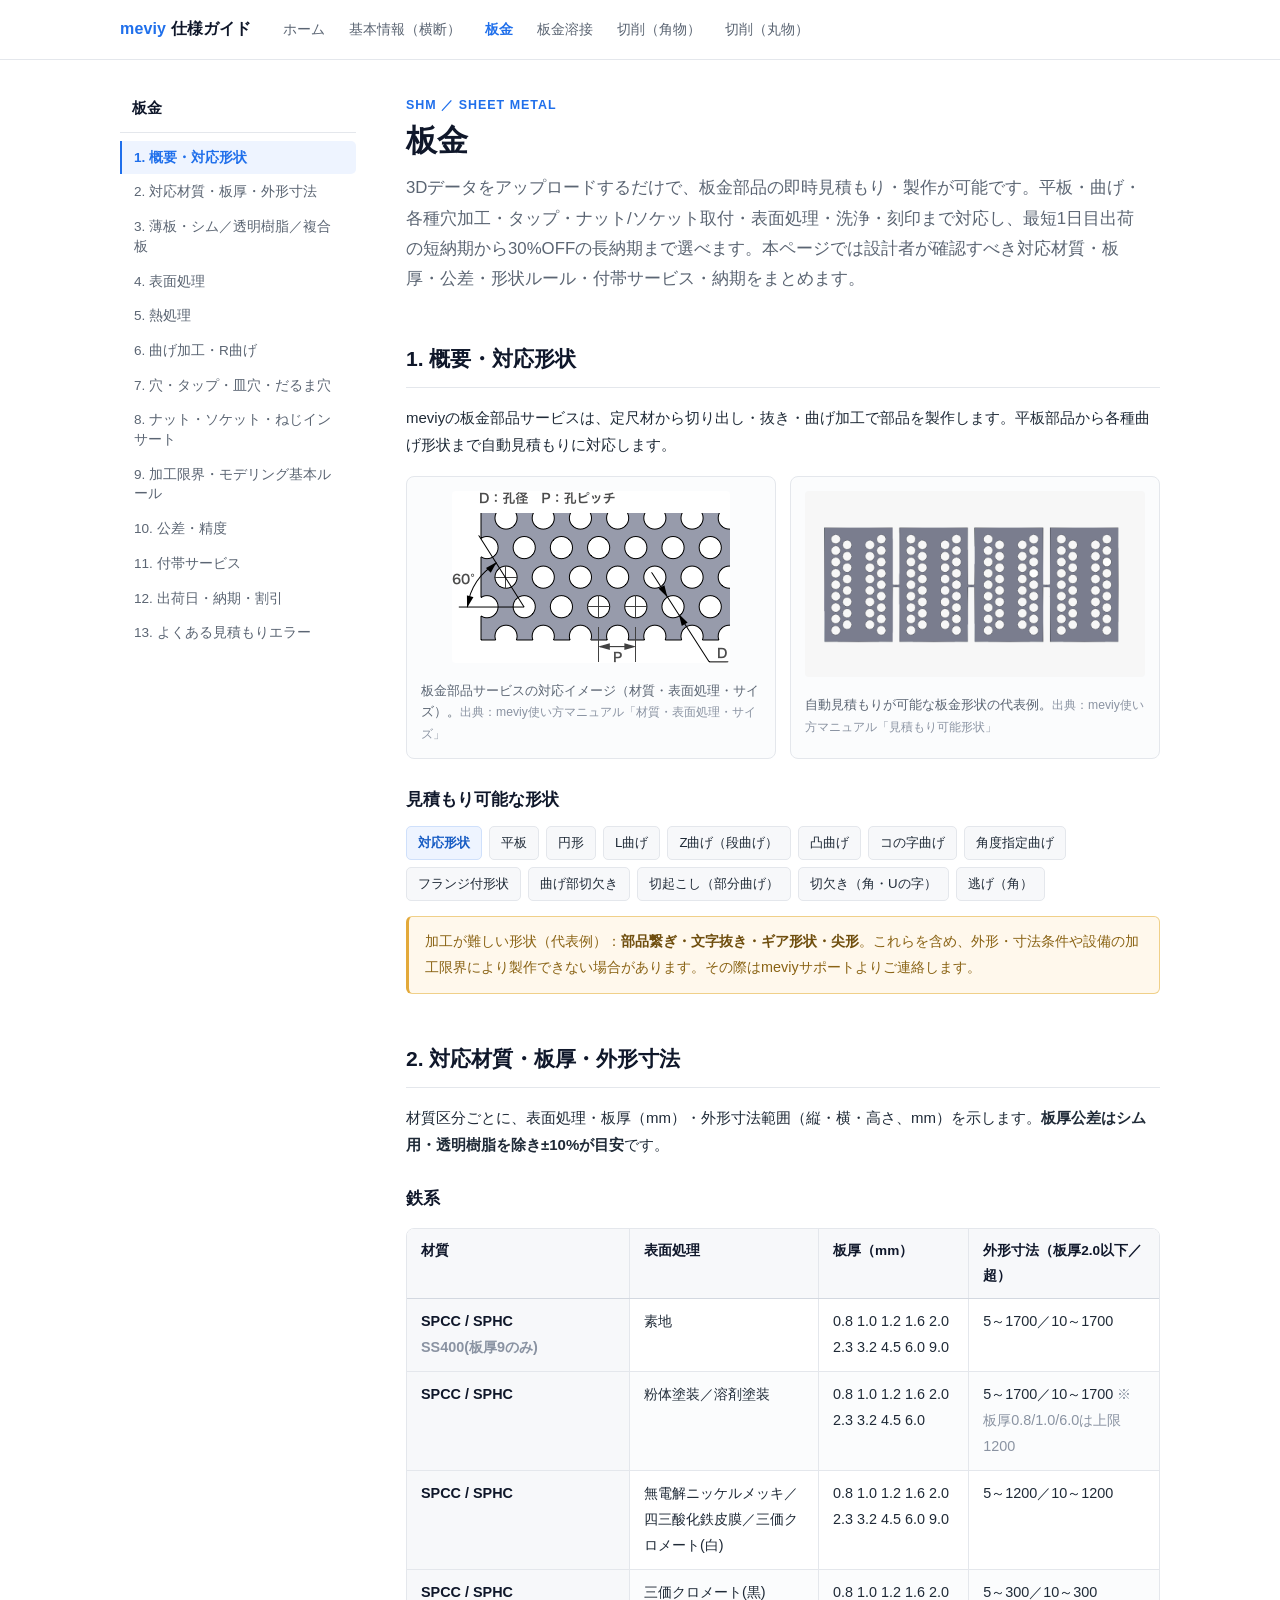
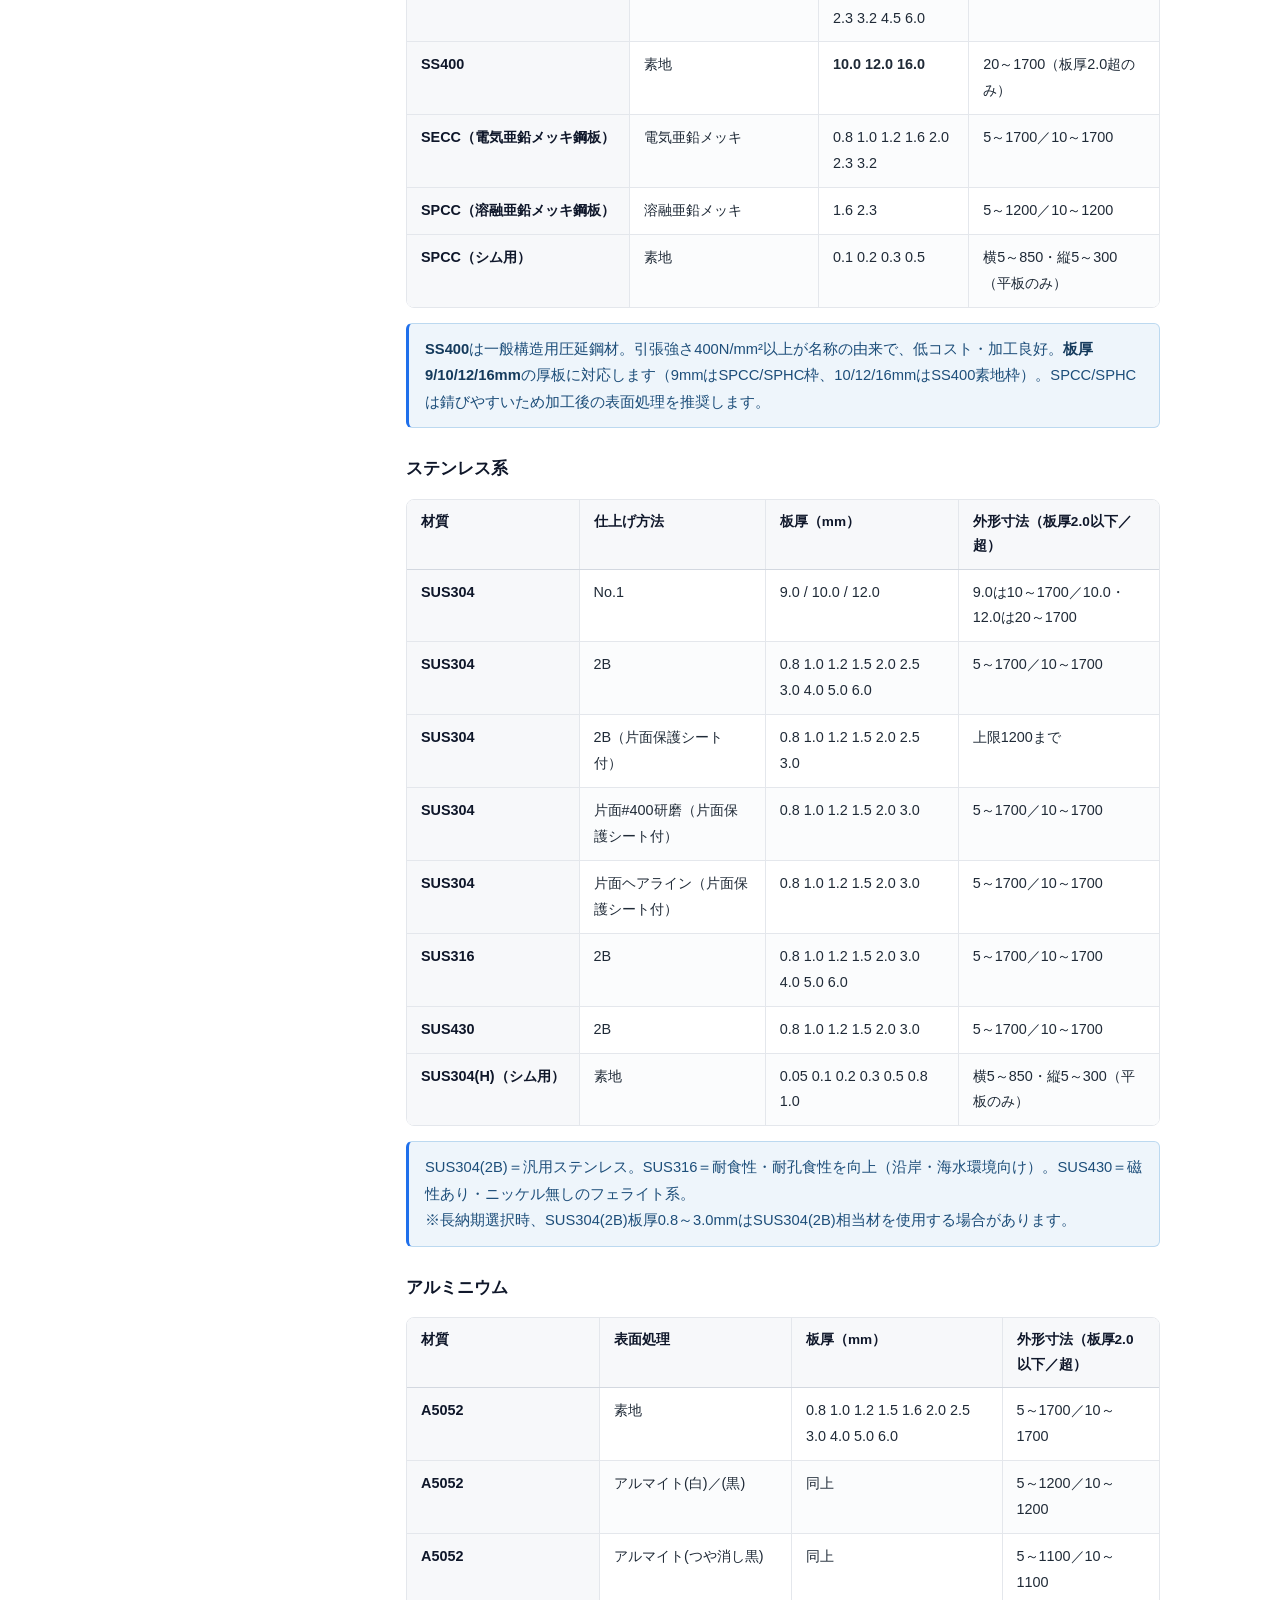
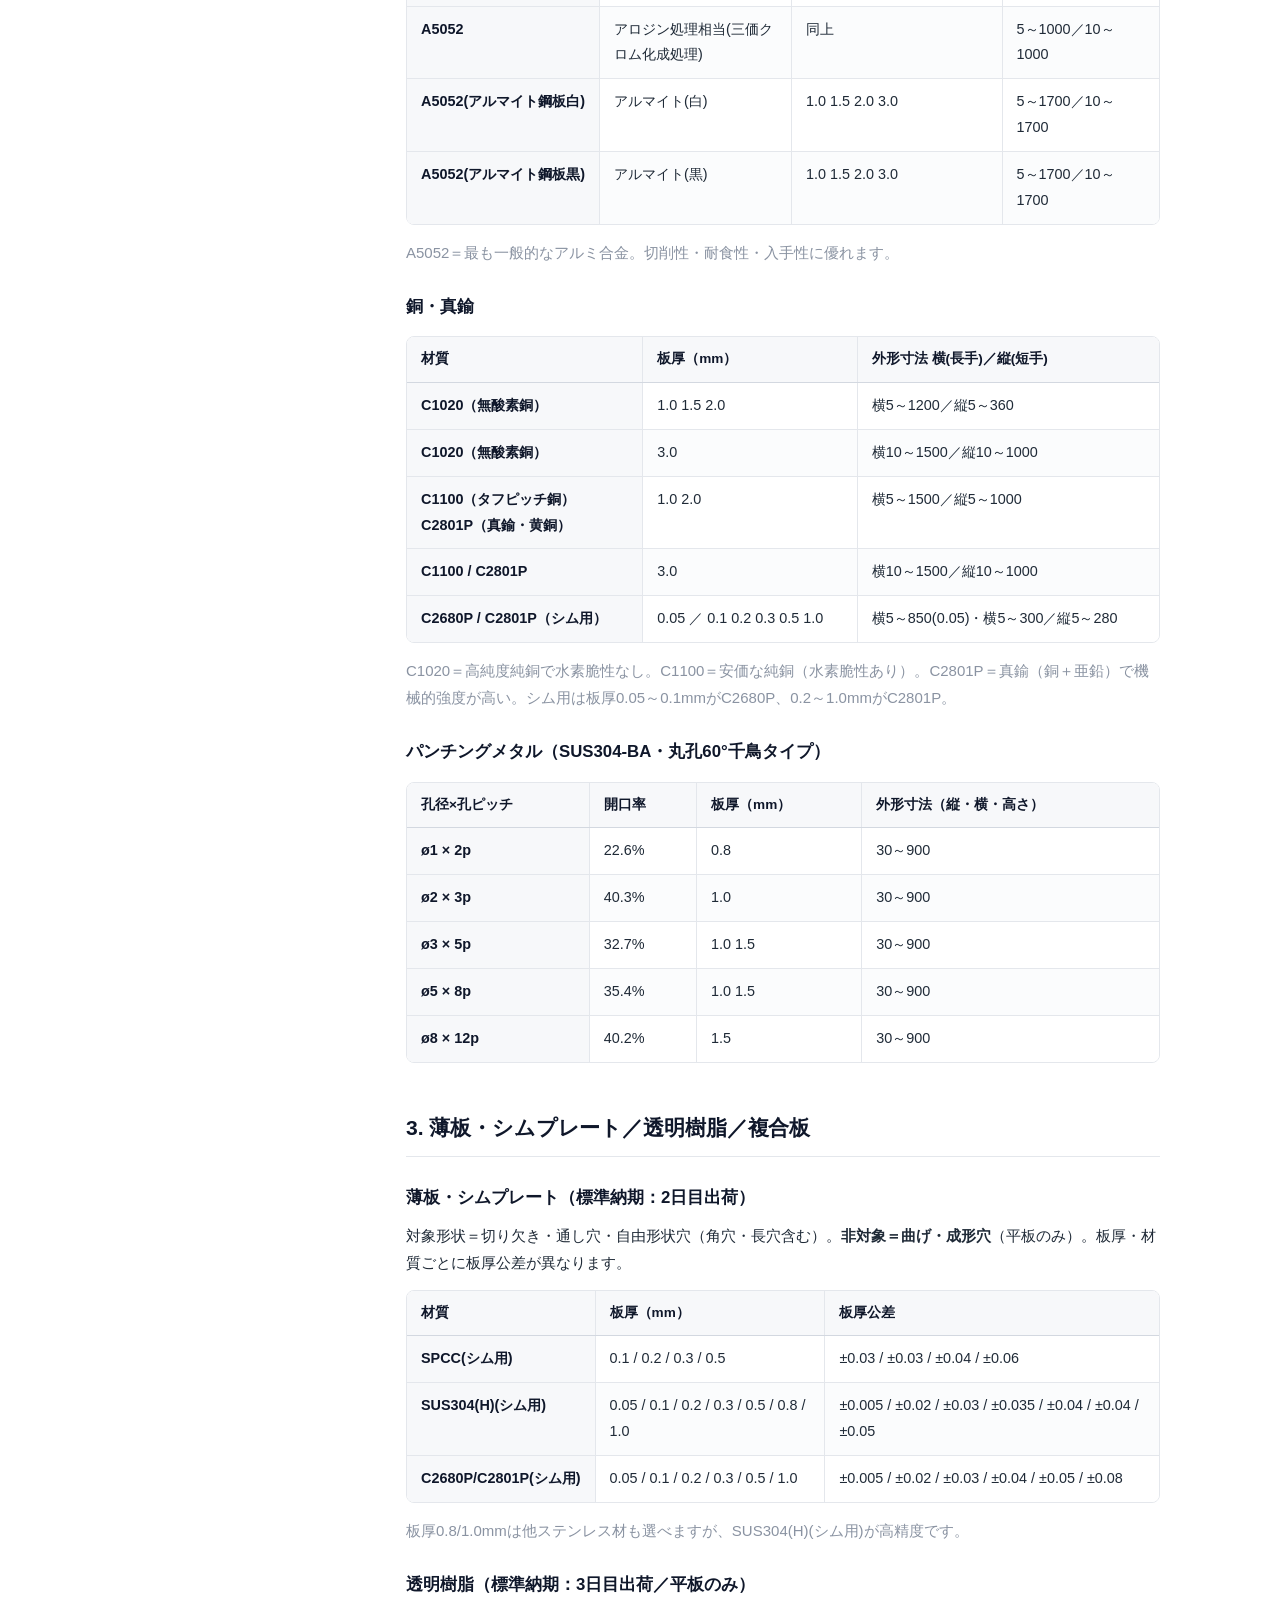
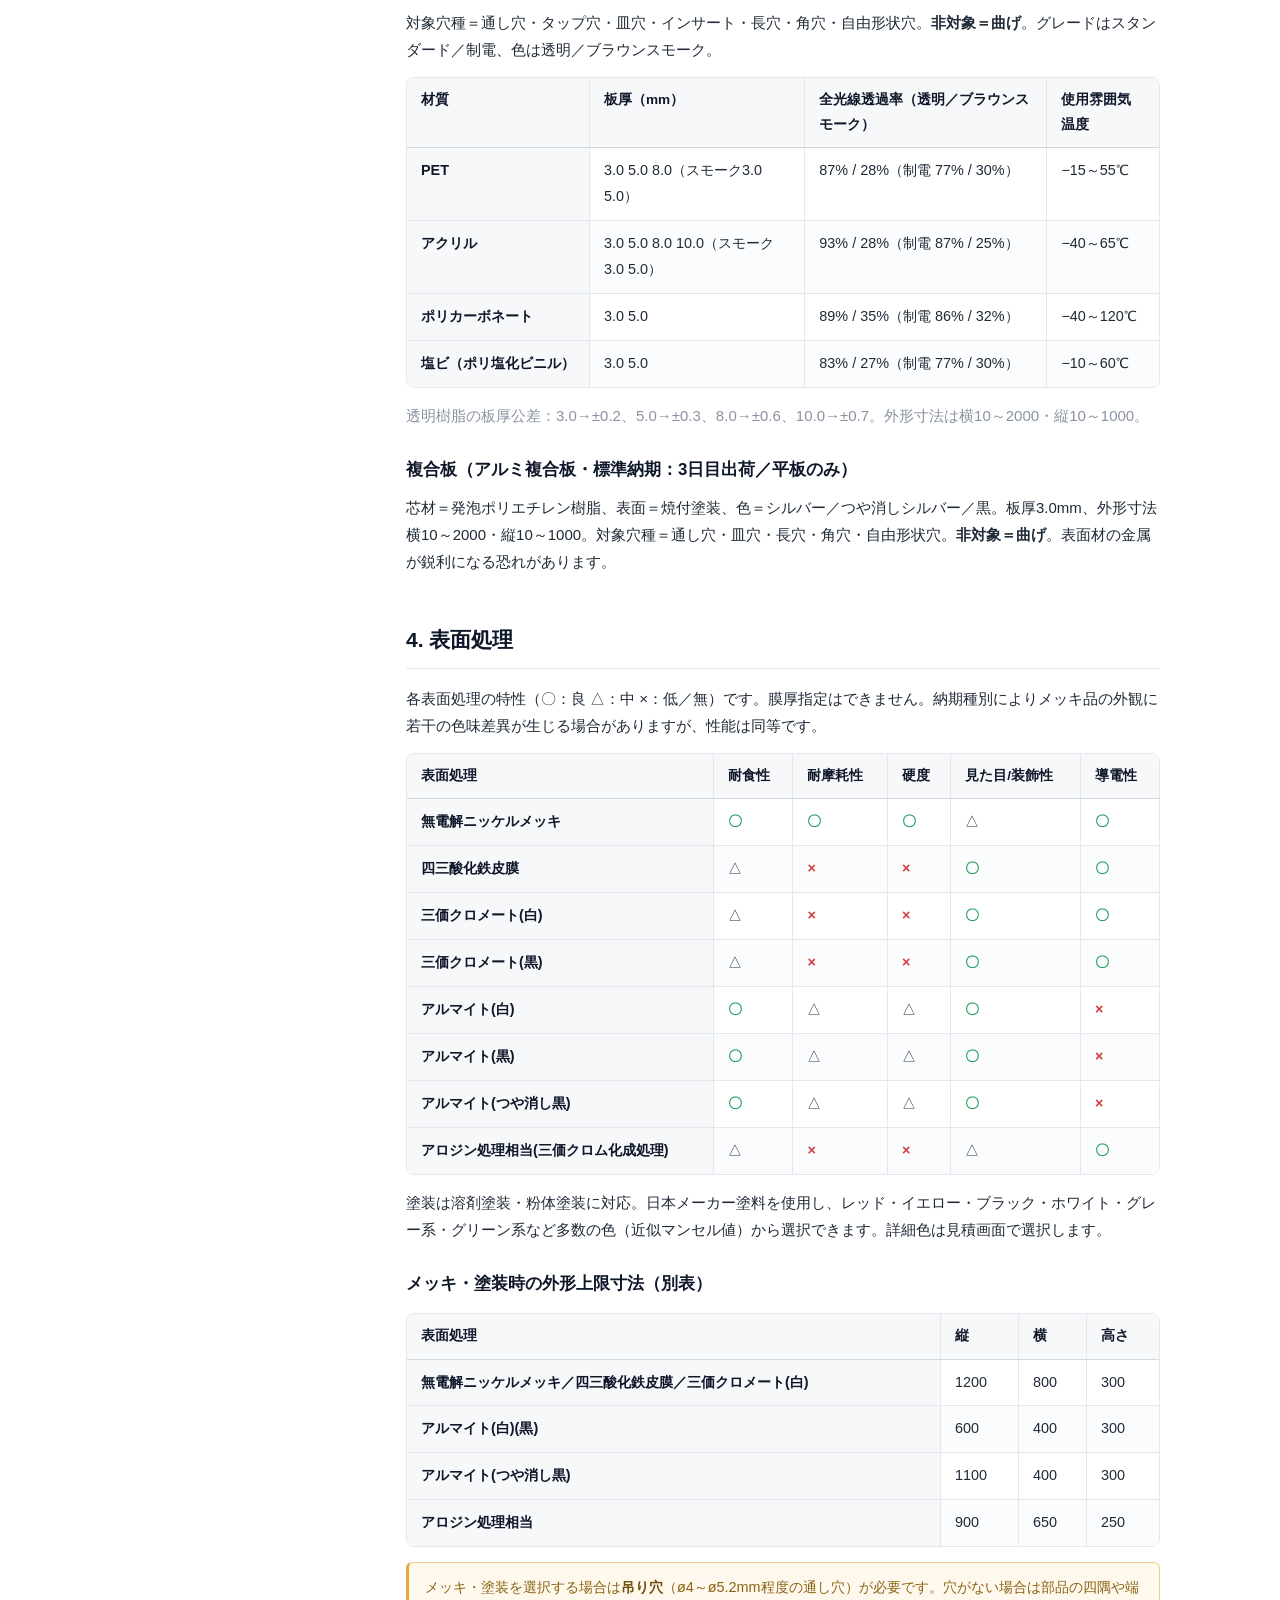
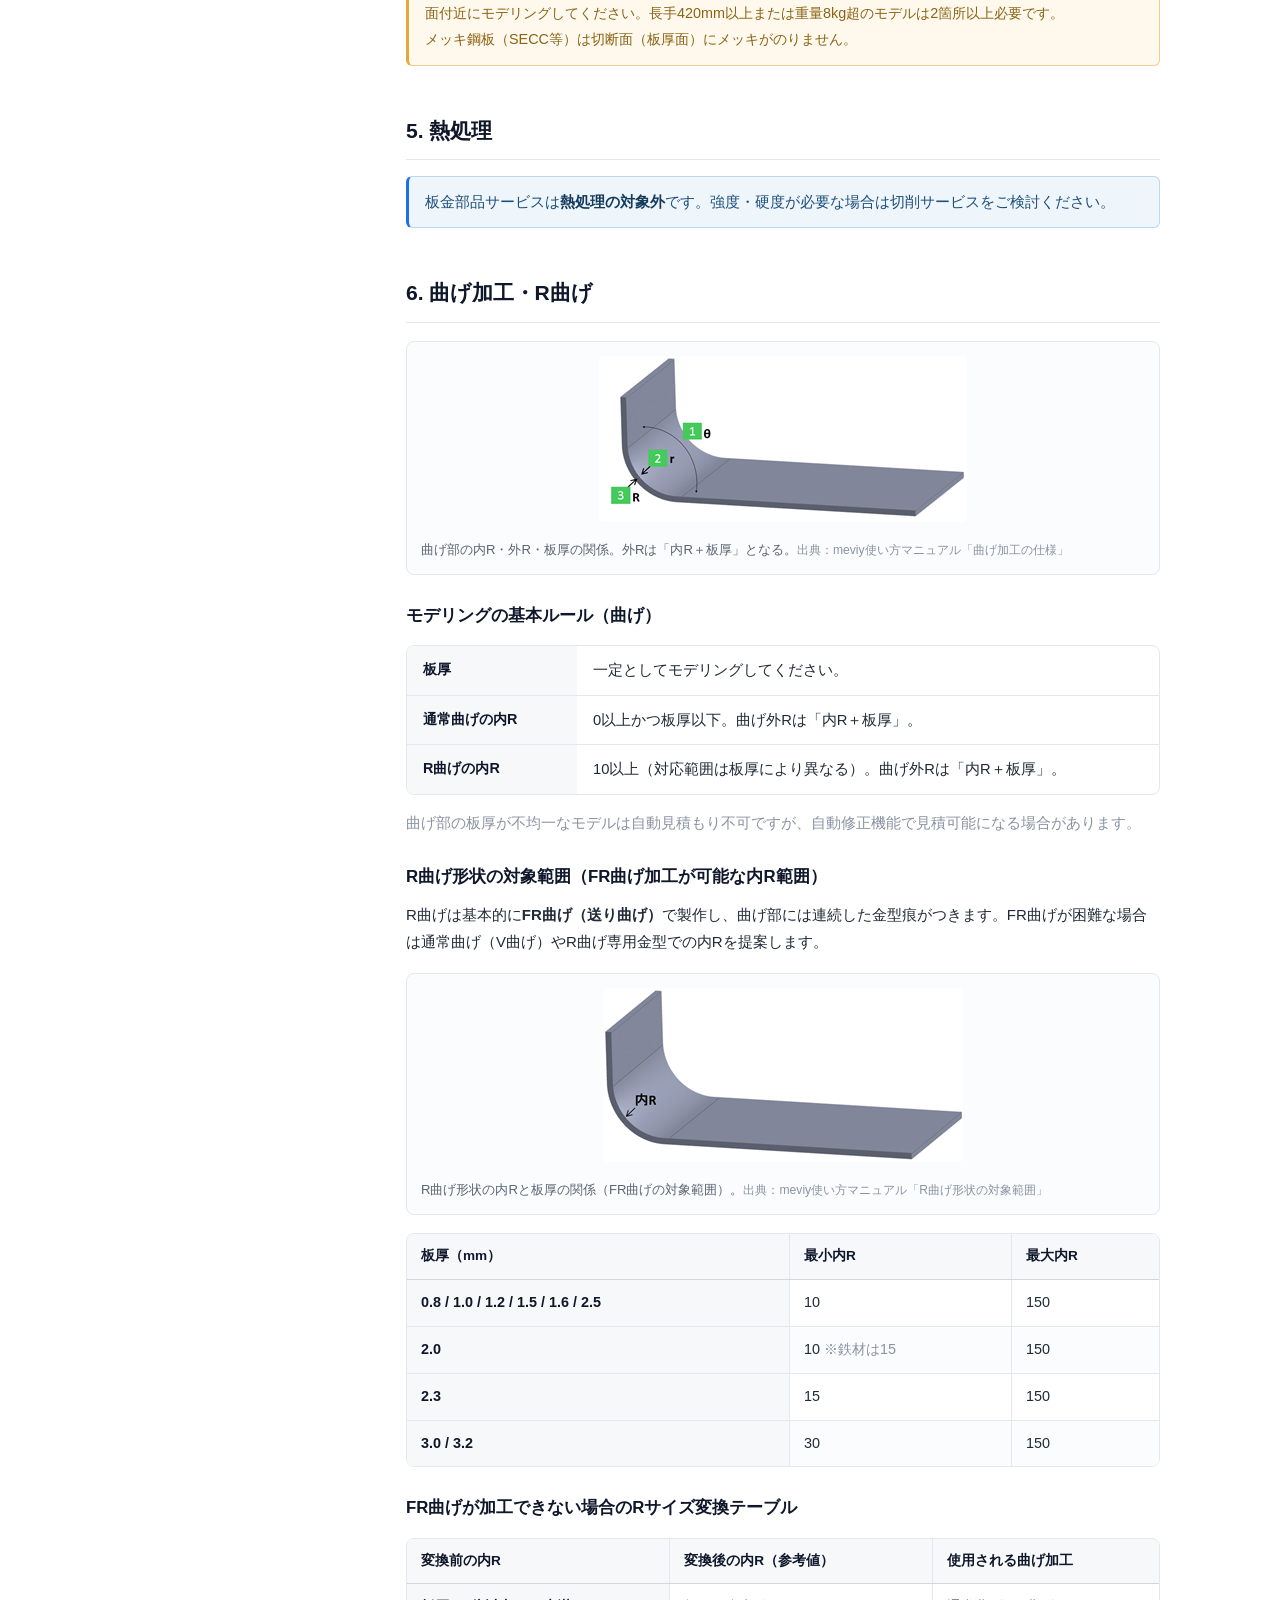
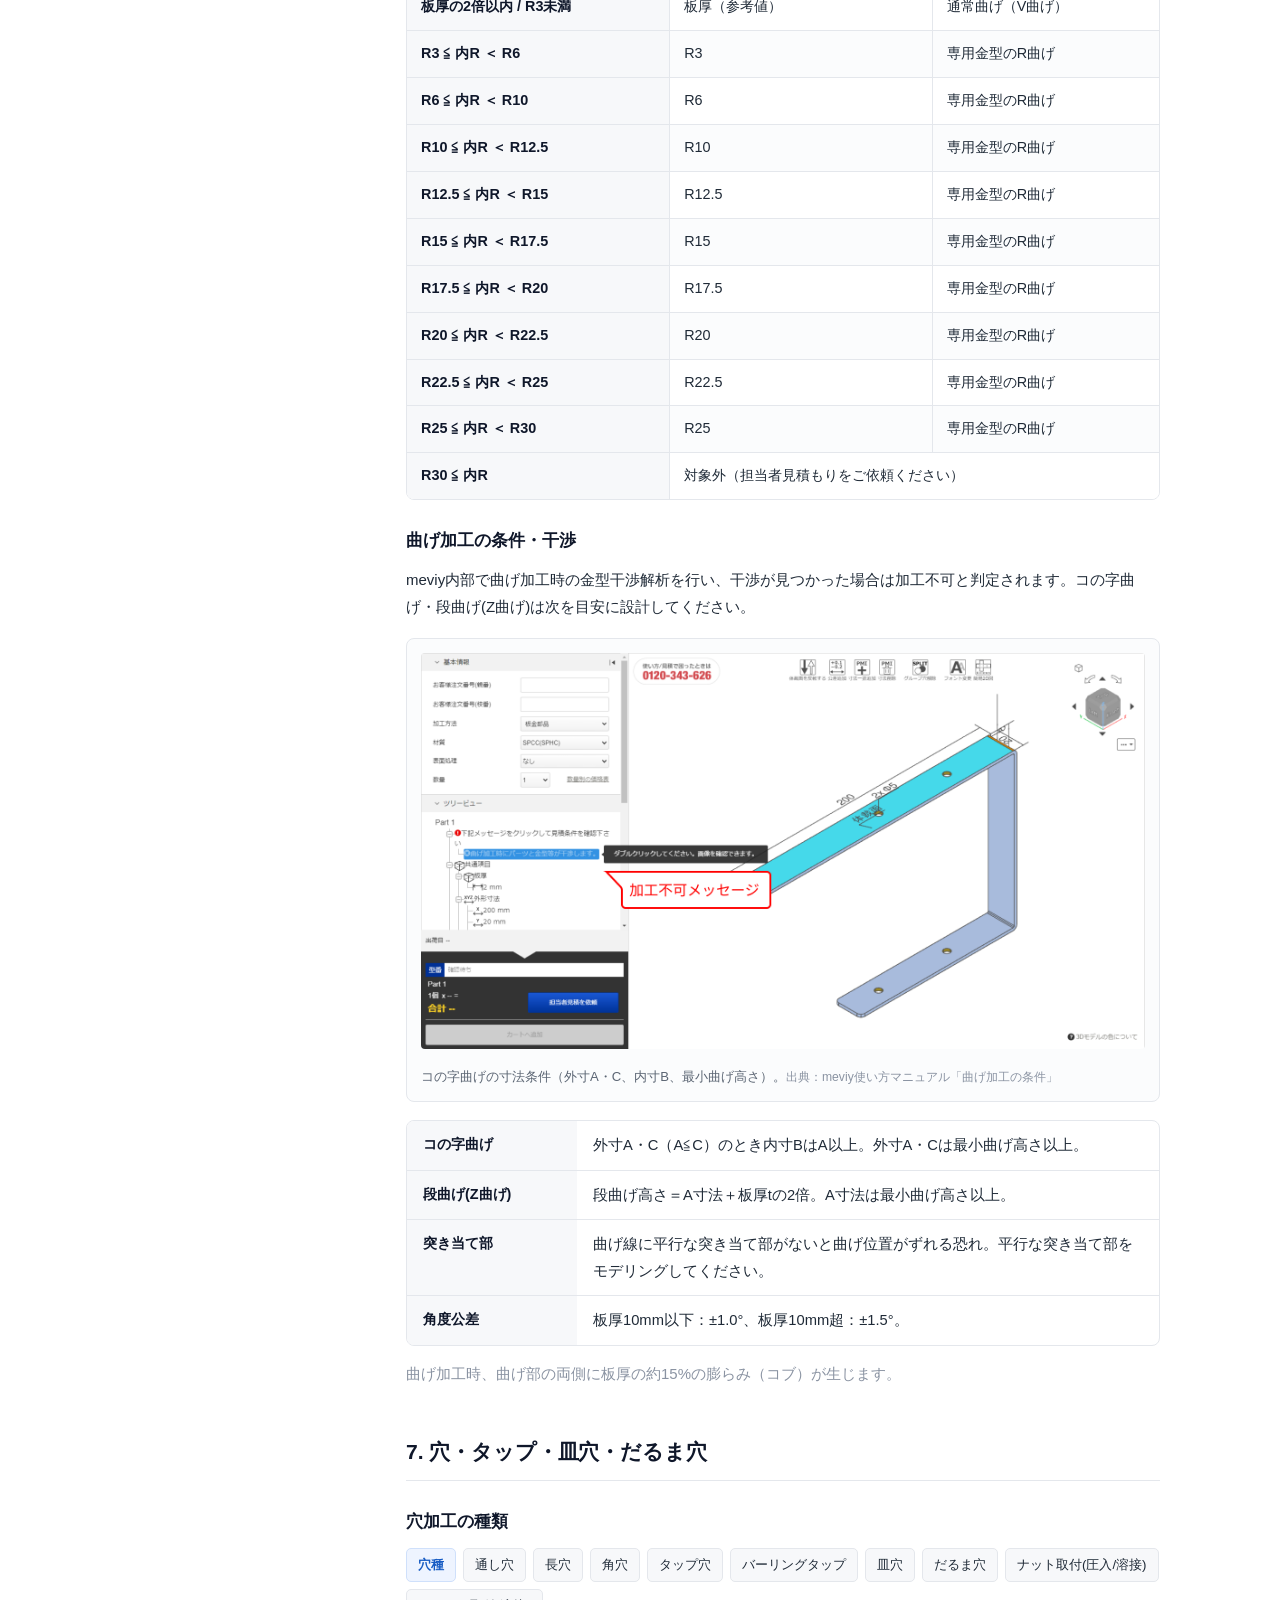
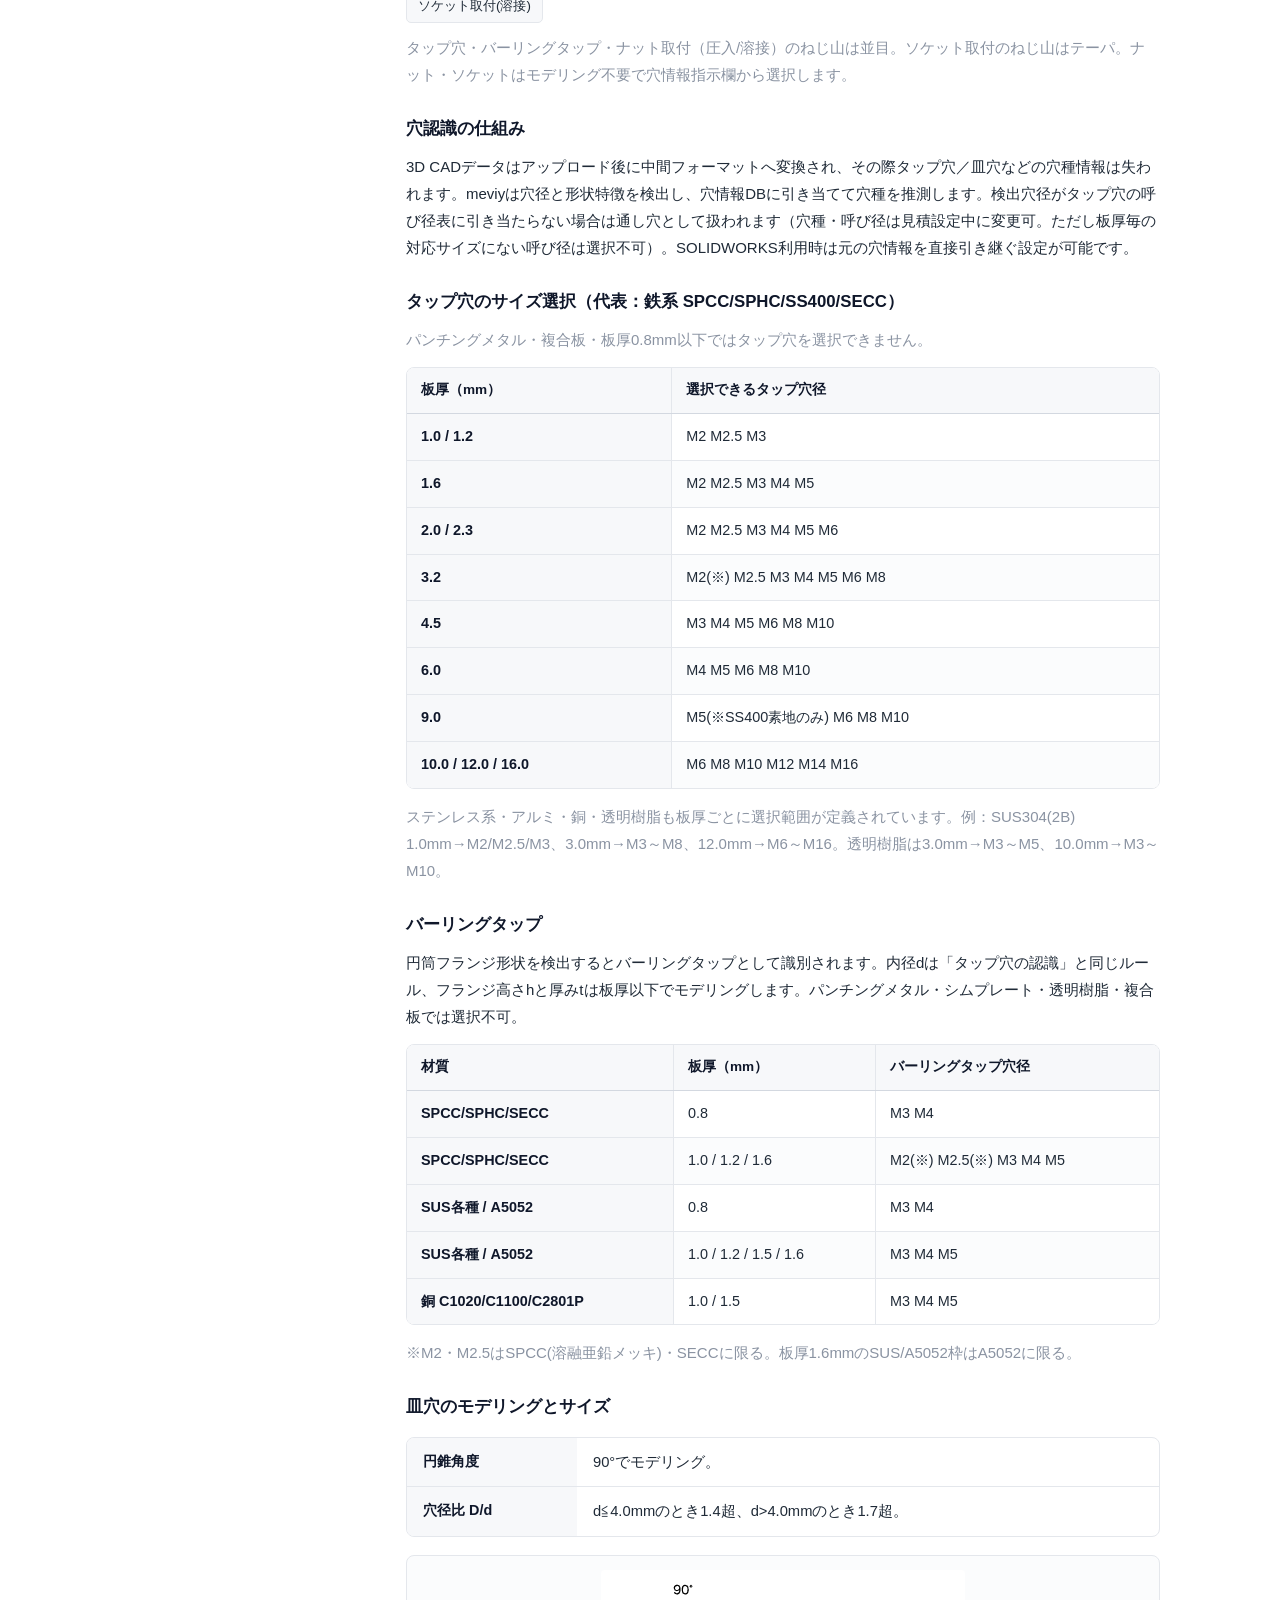
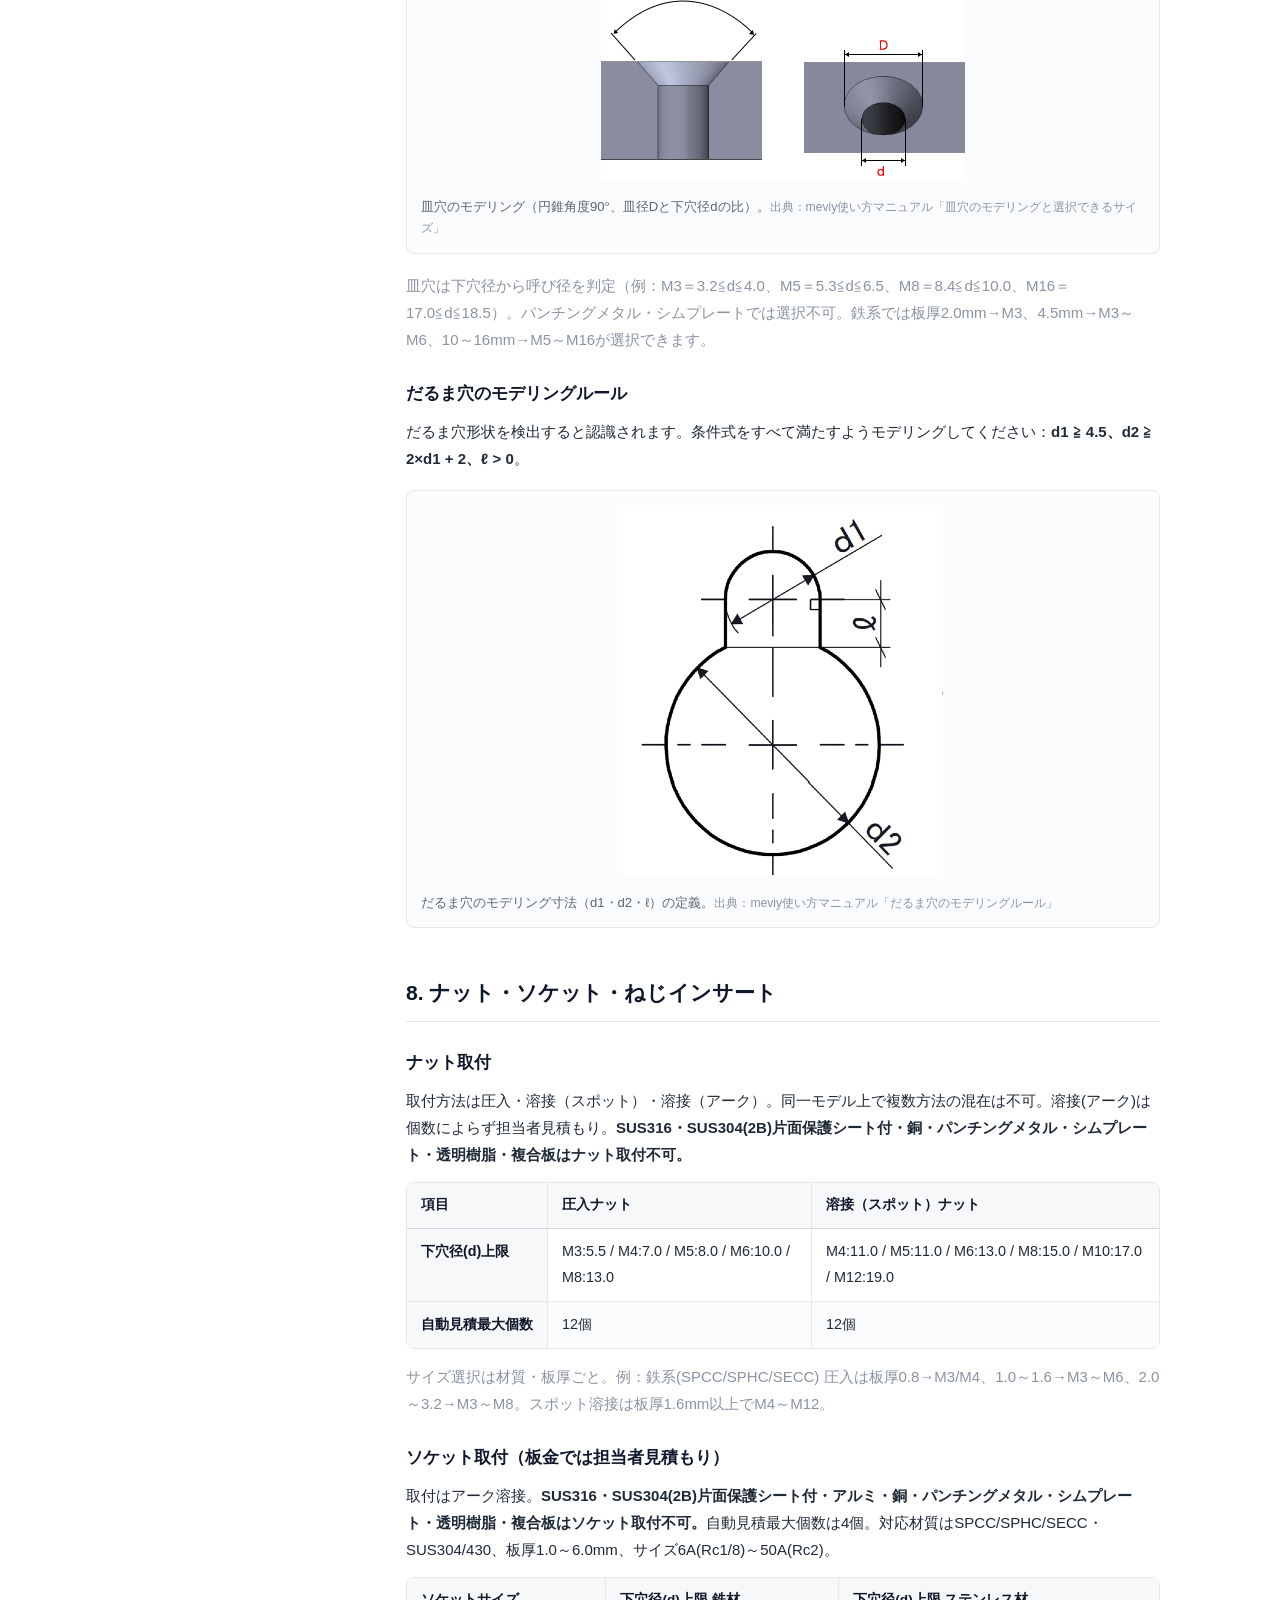
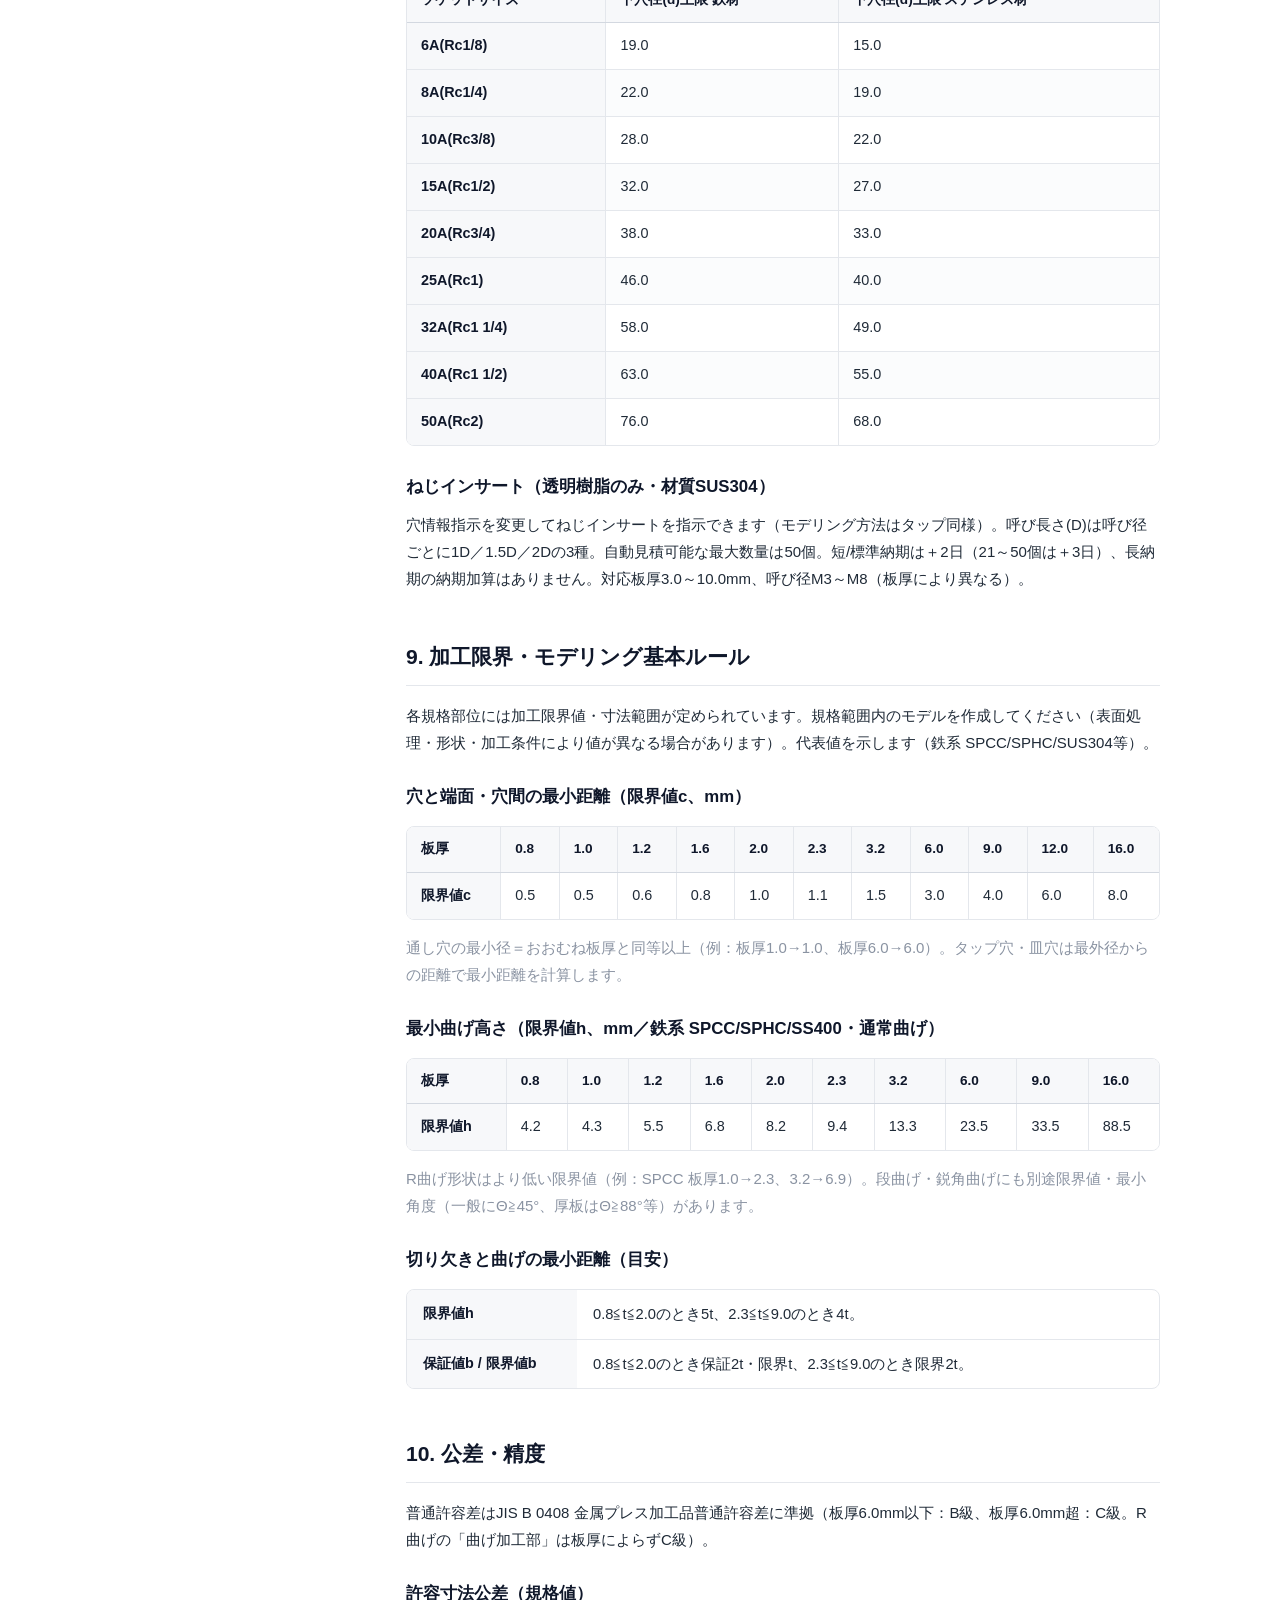
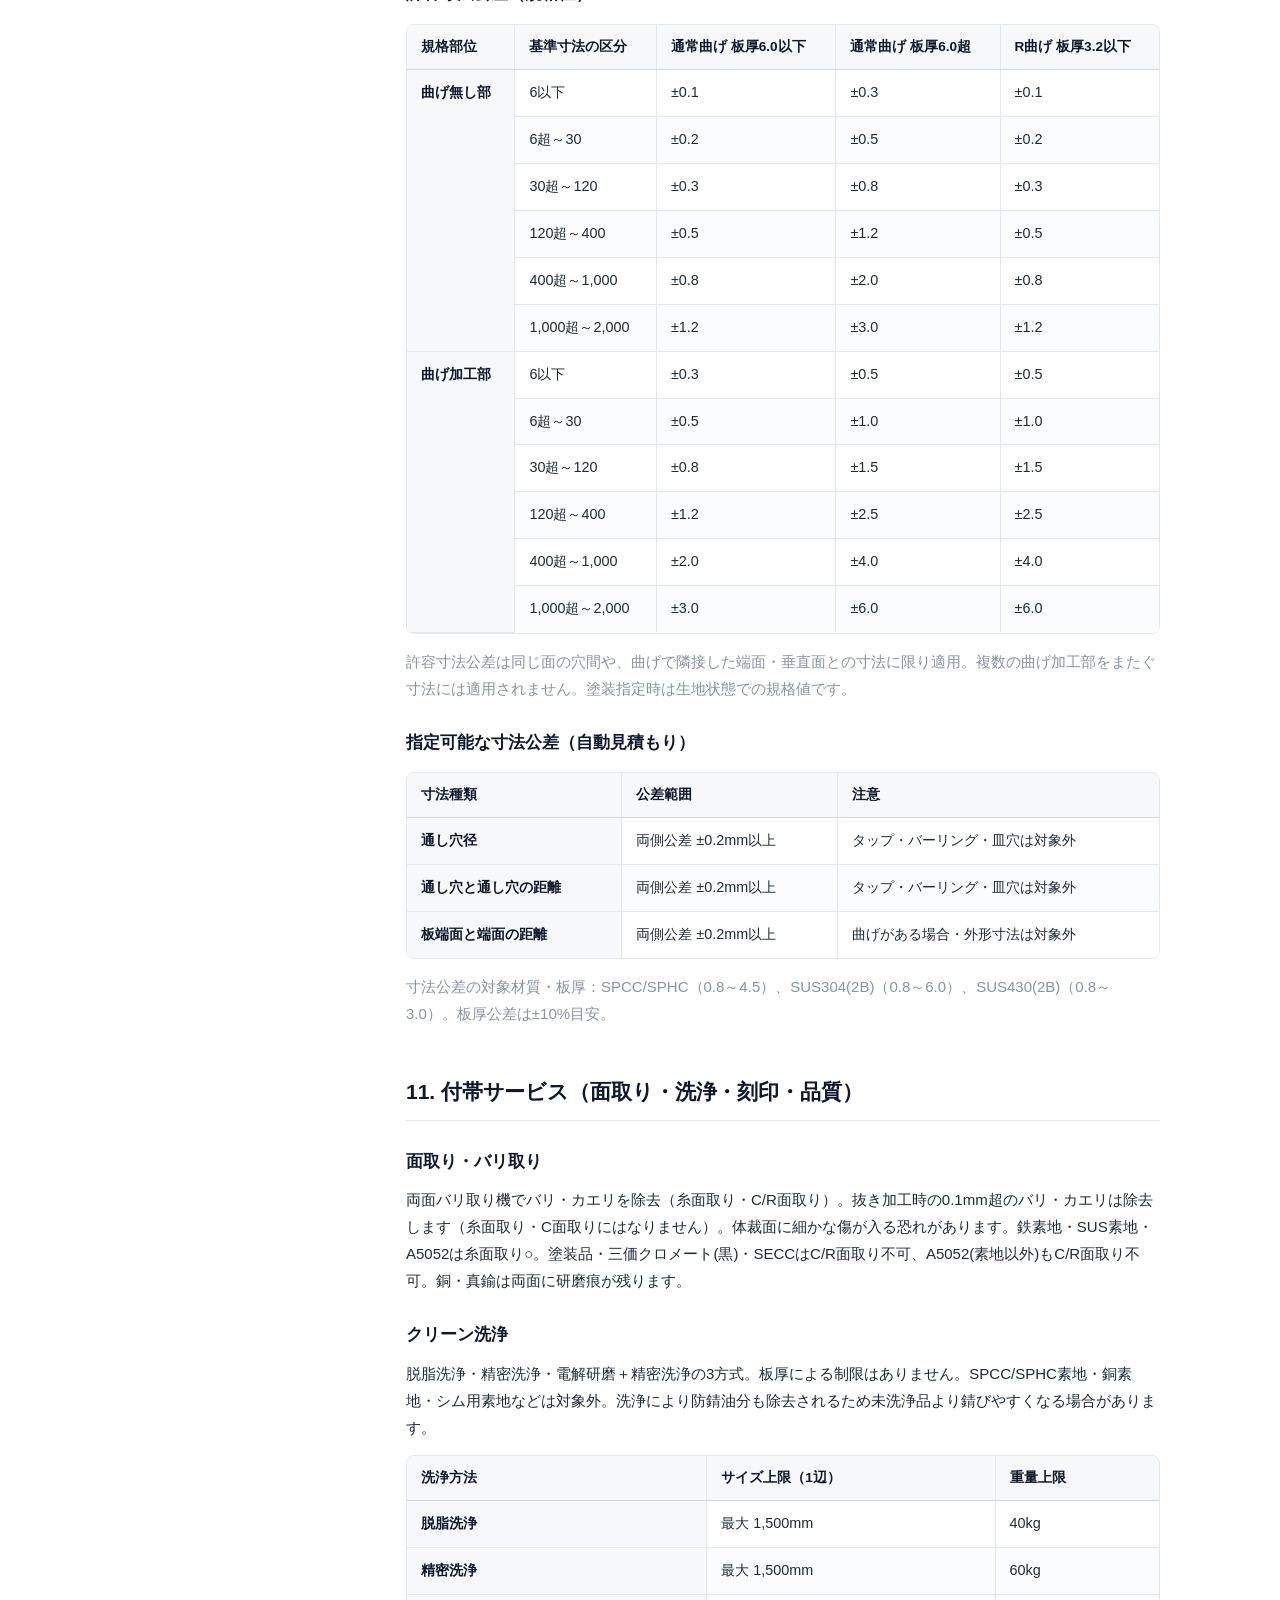
<file: sheet-metal.html>
<!DOCTYPE html>
<html lang="ja">
<head>
<meta charset="UTF-8">
<meta name="viewport" content="width=device-width, initial-scale=1.0">
<meta name="robots" content="noindex, nofollow">
<title>板金 ｜ meviy 仕様ガイド</title>
<link rel="stylesheet" href="style.css">
</head>
<body>

<nav class="nav"><div class="inner">
  <span class="brand"><b>meviy</b> 仕様ガイド</span>
  <a class="link" href="index.html">ホーム</a>
  <a class="link" href="basics.html">基本情報（横断）</a>
  <a class="link active" href="sheet-metal.html">板金</a>
  <a class="link" href="sheet-metal-welding.html">板金溶接</a>
  <a class="link" href="milling.html">切削（角物）</a>
  <a class="link" href="turning.html">切削（丸物）</a>
</div></nav>

<div class="wrap"><div class="docpage">
<aside class="sidebar"><div class="side-inner">
  <div class="side-title">板金</div>
  <nav class="side-nav">
    <a href="#overview">1. 概要・対応形状</a>
    <a href="#material">2. 対応材質・板厚・外形寸法</a>
    <a href="#shim">3. 薄板・シム／透明樹脂／複合板</a>
    <a href="#surface">4. 表面処理</a>
    <a href="#heat">5. 熱処理</a>
    <a href="#bend">6. 曲げ加工・R曲げ</a>
    <a href="#hole">7. 穴・タップ・皿穴・だるま穴</a>
    <a href="#nut">8. ナット・ソケット・ねじインサート</a>
    <a href="#limit">9. 加工限界・モデリング基本ルール</a>
    <a href="#tolerance">10. 公差・精度</a>
    <a href="#extra">11. 付帯サービス</a>
    <a href="#delivery">12. 出荷日・納期・割引</a>
    <a href="#error">13. よくある見積もりエラー</a>
  </nav>
</div></aside>
<main class="doc-main">
  <p class="eyebrow">SHM ／ Sheet Metal</p>
  <h1>板金</h1>
  <p class="lead">3Dデータをアップロードするだけで、板金部品の即時見積もり・製作が可能です。平板・曲げ・各種穴加工・タップ・ナット/ソケット取付・表面処理・洗浄・刻印まで対応し、最短1日目出荷の短納期から30%OFFの長納期まで選べます。本ページでは設計者が確認すべき対応材質・板厚・公差・形状ルール・付帯サービス・納期をまとめます。</p>

  <!-- ============ 1. 概要 ============ -->
  <section id="overview">
    <h2>1. 概要・対応形状</h2>
    <p>meviyの板金部品サービスは、定尺材から切り出し・抜き・曲げ加工で部品を製作します。平板部品から各種曲げ形状まで自動見積もりに対応します。</p>

    <div class="fig-row">
      <figure class="fig"><img src="img/shm/fcpl_img_correspond01.png" alt="板金部品の材質・表面処理・サイズの対応イメージ" loading="lazy"><figcaption>板金部品サービスの対応イメージ（材質・表面処理・サイズ）。<span class="src">出典：meviy使い方マニュアル「材質・表面処理・サイズ」</span></figcaption></figure>
      <figure class="fig"><img src="img/shm/3578_01.png" alt="見積もり可能な板金形状の例" loading="lazy"><figcaption>自動見積もりが可能な板金形状の代表例。<span class="src">出典：meviy使い方マニュアル「見積もり可能形状」</span></figcaption></figure>
    </div>

    <h3>見積もり可能な形状</h3>
    <div class="pills">
      <span class="pill cat">対応形状</span>
      <span class="pill">平板</span><span class="pill">円形</span>
      <span class="pill">L曲げ</span><span class="pill">Z曲げ（段曲げ）</span>
      <span class="pill">凸曲げ</span><span class="pill">コの字曲げ</span>
      <span class="pill">角度指定曲げ</span><span class="pill">フランジ付形状</span>
      <span class="pill">曲げ部切欠き</span><span class="pill">切起こし（部分曲げ）</span>
      <span class="pill">切欠き（角・Uの字）</span><span class="pill">逃げ（角）</span>
    </div>
    <div class="note">加工が難しい形状（代表例）：<b>部品繋ぎ・文字抜き・ギア形状・尖形</b>。これらを含め、外形・寸法条件や設備の加工限界により製作できない場合があります。その際はmeviyサポートよりご連絡します。</div>
  </section>

  <!-- ============ 2. 材質 ============ -->
  <section id="material">
    <h2>2. 対応材質・板厚・外形寸法</h2>
    <p>材質区分ごとに、表面処理・板厚（mm）・外形寸法範囲（縦・横・高さ、mm）を示します。<b>板厚公差はシム用・透明樹脂を除き±10%が目安</b>です。</p>

    <h3>鉄系</h3>
    <div class="tbl-scroll"><table>
      <thead><tr><th>材質</th><th>表面処理</th><th>板厚（mm）</th><th>外形寸法（板厚2.0以下／超）</th></tr></thead>
      <tbody>
        <tr><td class="rowhdr">SPCC / SPHC<br><span class="dim">SS400(板厚9のみ)</span></td><td>素地</td><td>0.8 1.0 1.2 1.6 2.0 2.3 3.2 4.5 6.0 9.0</td><td>5～1700／10～1700</td></tr>
        <tr><td class="rowhdr">SPCC / SPHC</td><td>粉体塗装／溶剤塗装</td><td>0.8 1.0 1.2 1.6 2.0 2.3 3.2 4.5 6.0</td><td>5～1700／10～1700 <span class="dim">※板厚0.8/1.0/6.0は上限1200</span></td></tr>
        <tr><td class="rowhdr">SPCC / SPHC</td><td>無電解ニッケルメッキ／四三酸化鉄皮膜／三価クロメート(白)</td><td>0.8 1.0 1.2 1.6 2.0 2.3 3.2 4.5 6.0 9.0</td><td>5～1200／10～1200</td></tr>
        <tr><td class="rowhdr">SPCC / SPHC</td><td>三価クロメート(黒)</td><td>0.8 1.0 1.2 1.6 2.0 2.3 3.2 4.5 6.0</td><td>5～300／10～300</td></tr>
        <tr><td class="rowhdr"><b>SS400</b></td><td>素地</td><td><b>10.0 12.0 16.0</b></td><td>20～1700（板厚2.0超のみ）</td></tr>
        <tr><td class="rowhdr">SECC（電気亜鉛メッキ鋼板）</td><td>電気亜鉛メッキ</td><td>0.8 1.0 1.2 1.6 2.0 2.3 3.2</td><td>5～1700／10～1700</td></tr>
        <tr><td class="rowhdr">SPCC（溶融亜鉛メッキ鋼板）</td><td>溶融亜鉛メッキ</td><td>1.6 2.3</td><td>5～1200／10～1200</td></tr>
        <tr><td class="rowhdr">SPCC（シム用）</td><td>素地</td><td>0.1 0.2 0.3 0.5</td><td>横5～850・縦5～300（平板のみ）</td></tr>
      </tbody>
    </table></div>
    <div class="info"><b>SS400</b>は一般構造用圧延鋼材。引張強さ400N/mm²以上が名称の由来で、低コスト・加工良好。<b>板厚9/10/12/16mm</b>の厚板に対応します（9mmはSPCC/SPHC枠、10/12/16mmはSS400素地枠）。SPCC/SPHCは錆びやすいため加工後の表面処理を推奨します。</div>

    <h3>ステンレス系</h3>
    <div class="tbl-scroll"><table>
      <thead><tr><th>材質</th><th>仕上げ方法</th><th>板厚（mm）</th><th>外形寸法（板厚2.0以下／超）</th></tr></thead>
      <tbody>
        <tr><td class="rowhdr">SUS304</td><td>No.1</td><td>9.0 / 10.0 / 12.0</td><td>9.0は10～1700／10.0・12.0は20～1700</td></tr>
        <tr><td class="rowhdr">SUS304</td><td>2B</td><td>0.8 1.0 1.2 1.5 2.0 2.5 3.0 4.0 5.0 6.0</td><td>5～1700／10～1700</td></tr>
        <tr><td class="rowhdr">SUS304</td><td>2B（片面保護シート付）</td><td>0.8 1.0 1.2 1.5 2.0 2.5 3.0</td><td>上限1200まで</td></tr>
        <tr><td class="rowhdr">SUS304</td><td>片面#400研磨（片面保護シート付）</td><td>0.8 1.0 1.2 1.5 2.0 3.0</td><td>5～1700／10～1700</td></tr>
        <tr><td class="rowhdr">SUS304</td><td>片面ヘアライン（片面保護シート付）</td><td>0.8 1.0 1.2 1.5 2.0 3.0</td><td>5～1700／10～1700</td></tr>
        <tr><td class="rowhdr">SUS316</td><td>2B</td><td>0.8 1.0 1.2 1.5 2.0 3.0 4.0 5.0 6.0</td><td>5～1700／10～1700</td></tr>
        <tr><td class="rowhdr">SUS430</td><td>2B</td><td>0.8 1.0 1.2 1.5 2.0 3.0</td><td>5～1700／10～1700</td></tr>
        <tr><td class="rowhdr">SUS304(H)（シム用）</td><td>素地</td><td>0.05 0.1 0.2 0.3 0.5 0.8 1.0</td><td>横5～850・縦5～300（平板のみ）</td></tr>
      </tbody>
    </table></div>
    <div class="info">SUS304(2B)＝汎用ステンレス。SUS316＝耐食性・耐孔食性を向上（沿岸・海水環境向け）。SUS430＝磁性あり・ニッケル無しのフェライト系。<br>※長納期選択時、SUS304(2B)板厚0.8～3.0mmはSUS304(2B)相当材を使用する場合があります。</div>

    <h3>アルミニウム</h3>
    <div class="tbl-scroll"><table>
      <thead><tr><th>材質</th><th>表面処理</th><th>板厚（mm）</th><th>外形寸法（板厚2.0以下／超）</th></tr></thead>
      <tbody>
        <tr><td class="rowhdr">A5052</td><td>素地</td><td>0.8 1.0 1.2 1.5 1.6 2.0 2.5 3.0 4.0 5.0 6.0</td><td>5～1700／10～1700</td></tr>
        <tr><td class="rowhdr">A5052</td><td>アルマイト(白)／(黒)</td><td>同上</td><td>5～1200／10～1200</td></tr>
        <tr><td class="rowhdr">A5052</td><td>アルマイト(つや消し黒)</td><td>同上</td><td>5～1100／10～1100</td></tr>
        <tr><td class="rowhdr">A5052</td><td>アロジン処理相当(三価クロム化成処理)</td><td>同上</td><td>5～1000／10～1000</td></tr>
        <tr><td class="rowhdr">A5052(アルマイト鋼板白)</td><td>アルマイト(白)</td><td>1.0 1.5 2.0 3.0</td><td>5～1700／10～1700</td></tr>
        <tr><td class="rowhdr">A5052(アルマイト鋼板黒)</td><td>アルマイト(黒)</td><td>1.0 1.5 2.0 3.0</td><td>5～1700／10～1700</td></tr>
      </tbody>
    </table></div>
    <p class="dim">A5052＝最も一般的なアルミ合金。切削性・耐食性・入手性に優れます。</p>

    <h3>銅・真鍮</h3>
    <div class="tbl-scroll"><table>
      <thead><tr><th>材質</th><th>板厚（mm）</th><th>外形寸法 横(長手)／縦(短手)</th></tr></thead>
      <tbody>
        <tr><td class="rowhdr">C1020（無酸素銅）</td><td>1.0 1.5 2.0</td><td>横5～1200／縦5～360</td></tr>
        <tr><td class="rowhdr">C1020（無酸素銅）</td><td>3.0</td><td>横10～1500／縦10～1000</td></tr>
        <tr><td class="rowhdr">C1100（タフピッチ銅）<br>C2801P（真鍮・黄銅）</td><td>1.0 2.0</td><td>横5～1500／縦5～1000</td></tr>
        <tr><td class="rowhdr">C1100 / C2801P</td><td>3.0</td><td>横10～1500／縦10～1000</td></tr>
        <tr><td class="rowhdr">C2680P / C2801P（シム用）</td><td>0.05 ／ 0.1 0.2 0.3 0.5 1.0</td><td>横5～850(0.05)・横5～300／縦5～280</td></tr>
      </tbody>
    </table></div>
    <p class="dim">C1020＝高純度純銅で水素脆性なし。C1100＝安価な純銅（水素脆性あり）。C2801P＝真鍮（銅＋亜鉛）で機械的強度が高い。シム用は板厚0.05～0.1mmがC2680P、0.2～1.0mmがC2801P。</p>

    <h3>パンチングメタル（SUS304-BA・丸孔60°千鳥タイプ）</h3>
    <div class="tbl-scroll"><table>
      <thead><tr><th>孔径×孔ピッチ</th><th>開口率</th><th>板厚（mm）</th><th>外形寸法（縦・横・高さ）</th></tr></thead>
      <tbody>
        <tr><td class="rowhdr">ø1 × 2p</td><td>22.6%</td><td>0.8</td><td>30～900</td></tr>
        <tr><td class="rowhdr">ø2 × 3p</td><td>40.3%</td><td>1.0</td><td>30～900</td></tr>
        <tr><td class="rowhdr">ø3 × 5p</td><td>32.7%</td><td>1.0 1.5</td><td>30～900</td></tr>
        <tr><td class="rowhdr">ø5 × 8p</td><td>35.4%</td><td>1.0 1.5</td><td>30～900</td></tr>
        <tr><td class="rowhdr">ø8 × 12p</td><td>40.2%</td><td>1.5</td><td>30～900</td></tr>
      </tbody>
    </table></div>
  </section>

  <!-- ============ 3. シム・透明樹脂・複合板 ============ -->
  <section id="shim">
    <h2>3. 薄板・シムプレート／透明樹脂／複合板</h2>

    <h3>薄板・シムプレート（標準納期：2日目出荷）</h3>
    <p>対象形状＝切り欠き・通し穴・自由形状穴（角穴・長穴含む）。<b>非対象＝曲げ・成形穴</b>（平板のみ）。板厚・材質ごとに板厚公差が異なります。</p>
    <div class="tbl-scroll"><table>
      <thead><tr><th>材質</th><th>板厚（mm）</th><th>板厚公差</th></tr></thead>
      <tbody>
        <tr><td class="rowhdr">SPCC(シム用)</td><td>0.1 / 0.2 / 0.3 / 0.5</td><td>±0.03 / ±0.03 / ±0.04 / ±0.06</td></tr>
        <tr><td class="rowhdr">SUS304(H)(シム用)</td><td>0.05 / 0.1 / 0.2 / 0.3 / 0.5 / 0.8 / 1.0</td><td>±0.005 / ±0.02 / ±0.03 / ±0.035 / ±0.04 / ±0.04 / ±0.05</td></tr>
        <tr><td class="rowhdr">C2680P/C2801P(シム用)</td><td>0.05 / 0.1 / 0.2 / 0.3 / 0.5 / 1.0</td><td>±0.005 / ±0.02 / ±0.03 / ±0.04 / ±0.05 / ±0.08</td></tr>
      </tbody>
    </table></div>
    <p class="dim">板厚0.8/1.0mmは他ステンレス材も選べますが、SUS304(H)(シム用)が高精度です。</p>

    <h3>透明樹脂（標準納期：3日目出荷／平板のみ）</h3>
    <p>対象穴種＝通し穴・タップ穴・皿穴・インサート・長穴・角穴・自由形状穴。<b>非対象＝曲げ</b>。グレードはスタンダード／制電、色は透明／ブラウンスモーク。</p>
    <div class="tbl-scroll"><table>
      <thead><tr><th>材質</th><th>板厚（mm）</th><th>全光線透過率（透明／ブラウンスモーク）</th><th>使用雰囲気温度</th></tr></thead>
      <tbody>
        <tr><td class="rowhdr">PET</td><td>3.0 5.0 8.0（スモーク3.0 5.0）</td><td>87% / 28%（制電 77% / 30%）</td><td>−15～55℃</td></tr>
        <tr><td class="rowhdr">アクリル</td><td>3.0 5.0 8.0 10.0（スモーク3.0 5.0）</td><td>93% / 28%（制電 87% / 25%）</td><td>−40～65℃</td></tr>
        <tr><td class="rowhdr">ポリカーボネート</td><td>3.0 5.0</td><td>89% / 35%（制電 86% / 32%）</td><td>−40～120℃</td></tr>
        <tr><td class="rowhdr">塩ビ（ポリ塩化ビニル）</td><td>3.0 5.0</td><td>83% / 27%（制電 77% / 30%）</td><td>−10～60℃</td></tr>
      </tbody>
    </table></div>
    <p class="dim">透明樹脂の板厚公差：3.0→±0.2、5.0→±0.3、8.0→±0.6、10.0→±0.7。外形寸法は横10～2000・縦10～1000。</p>

    <h3>複合板（アルミ複合板・標準納期：3日目出荷／平板のみ）</h3>
    <p>芯材＝発泡ポリエチレン樹脂、表面＝焼付塗装、色＝シルバー／つや消しシルバー／黒。板厚3.0mm、外形寸法 横10～2000・縦10～1000。対象穴種＝通し穴・皿穴・長穴・角穴・自由形状穴。<b>非対象＝曲げ</b>。表面材の金属が鋭利になる恐れがあります。</p>
  </section>

  <!-- ============ 4. 表面処理 ============ -->
  <section id="surface">
    <h2>4. 表面処理</h2>
    <p>各表面処理の特性（〇：良 △：中 ×：低／無）です。膜厚指定はできません。納期種別によりメッキ品の外観に若干の色味差異が生じる場合がありますが、性能は同等です。</p>
    <div class="tbl-scroll"><table>
      <thead><tr><th>表面処理</th><th>耐食性</th><th>耐摩耗性</th><th>硬度</th><th>見た目/装飾性</th><th>導電性</th></tr></thead>
      <tbody>
        <tr><td class="rowhdr">無電解ニッケルメッキ</td><td><span class="yes">〇</span></td><td><span class="yes">〇</span></td><td><span class="yes">〇</span></td><td>△</td><td><span class="yes">〇</span></td></tr>
        <tr><td class="rowhdr">四三酸化鉄皮膜</td><td>△</td><td><span class="no">×</span></td><td><span class="no">×</span></td><td><span class="yes">〇</span></td><td><span class="yes">〇</span></td></tr>
        <tr><td class="rowhdr">三価クロメート(白)</td><td>△</td><td><span class="no">×</span></td><td><span class="no">×</span></td><td><span class="yes">〇</span></td><td><span class="yes">〇</span></td></tr>
        <tr><td class="rowhdr">三価クロメート(黒)</td><td>△</td><td><span class="no">×</span></td><td><span class="no">×</span></td><td><span class="yes">〇</span></td><td><span class="yes">〇</span></td></tr>
        <tr><td class="rowhdr">アルマイト(白)</td><td><span class="yes">〇</span></td><td>△</td><td>△</td><td><span class="yes">〇</span></td><td><span class="no">×</span></td></tr>
        <tr><td class="rowhdr">アルマイト(黒)</td><td><span class="yes">〇</span></td><td>△</td><td>△</td><td><span class="yes">〇</span></td><td><span class="no">×</span></td></tr>
        <tr><td class="rowhdr">アルマイト(つや消し黒)</td><td><span class="yes">〇</span></td><td>△</td><td>△</td><td><span class="yes">〇</span></td><td><span class="no">×</span></td></tr>
        <tr><td class="rowhdr">アロジン処理相当(三価クロム化成処理)</td><td>△</td><td><span class="no">×</span></td><td><span class="no">×</span></td><td>△</td><td><span class="yes">〇</span></td></tr>
      </tbody>
    </table></div>
    <p>塗装は溶剤塗装・粉体塗装に対応。日本メーカー塗料を使用し、レッド・イエロー・ブラック・ホワイト・グレー系・グリーン系など多数の色（近似マンセル値）から選択できます。詳細色は見積画面で選択します。</p>
    <h3>メッキ・塗装時の外形上限寸法（別表）</h3>
    <div class="tbl-scroll"><table>
      <thead><tr><th>表面処理</th><th>縦</th><th>横</th><th>高さ</th></tr></thead>
      <tbody>
        <tr><td class="rowhdr">無電解ニッケルメッキ／四三酸化鉄皮膜／三価クロメート(白)</td><td>1200</td><td>800</td><td>300</td></tr>
        <tr><td class="rowhdr">アルマイト(白)(黒)</td><td>600</td><td>400</td><td>300</td></tr>
        <tr><td class="rowhdr">アルマイト(つや消し黒)</td><td>1100</td><td>400</td><td>300</td></tr>
        <tr><td class="rowhdr">アロジン処理相当</td><td>900</td><td>650</td><td>250</td></tr>
      </tbody>
    </table></div>
    <div class="note">メッキ・塗装を選択する場合は<b>吊り穴</b>（ø4～ø5.2mm程度の通し穴）が必要です。穴がない場合は部品の四隅や端面付近にモデリングしてください。長手420mm以上または重量8kg超のモデルは2箇所以上必要です。<br>メッキ鋼板（SECC等）は切断面（板厚面）にメッキがのりません。</div>
  </section>

  <!-- ============ 5. 熱処理 ============ -->
  <section id="heat">
    <h2>5. 熱処理</h2>
    <div class="info">板金部品サービスは<b>熱処理の対象外</b>です。強度・硬度が必要な場合は切削サービスをご検討ください。</div>
  </section>

  <!-- ============ 6. 曲げ ============ -->
  <section id="bend">
    <h2>6. 曲げ加工・R曲げ</h2>

    <figure class="fig"><img src="img/shm/3445_01.png" alt="曲げ加工部の内R・外R・板厚の関係図" loading="lazy"><figcaption>曲げ部の内R・外R・板厚の関係。外Rは「内R＋板厚」となる。<span class="src">出典：meviy使い方マニュアル「曲げ加工の仕様」</span></figcaption></figure>

    <h3>モデリングの基本ルール（曲げ）</h3>
    <dl class="spec">
      <dt>板厚</dt><dd>一定としてモデリングしてください。</dd>
      <dt>通常曲げの内R</dt><dd>0以上かつ板厚以下。曲げ外Rは「内R＋板厚」。</dd>
      <dt>R曲げの内R</dt><dd>10以上（対応範囲は板厚により異なる）。曲げ外Rは「内R＋板厚」。</dd>
    </dl>
    <p class="dim">曲げ部の板厚が不均一なモデルは自動見積もり不可ですが、自動修正機能で見積可能になる場合があります。</p>

    <h3>R曲げ形状の対象範囲（FR曲げ加工が可能な内R範囲）</h3>
    <p>R曲げは基本的に<b>FR曲げ（送り曲げ）</b>で製作し、曲げ部には連続した金型痕がつきます。FR曲げが困難な場合は通常曲げ（V曲げ）やR曲げ専用金型での内Rを提案します。</p>

    <figure class="fig"><img src="img/shm/9353_01.png" alt="R曲げ形状の内R対象範囲を示す図" loading="lazy"><figcaption>R曲げ形状の内Rと板厚の関係（FR曲げの対象範囲）。<span class="src">出典：meviy使い方マニュアル「R曲げ形状の対象範囲」</span></figcaption></figure>
    <div class="tbl-scroll"><table>
      <thead><tr><th>板厚（mm）</th><th>最小内R</th><th>最大内R</th></tr></thead>
      <tbody>
        <tr><td class="rowhdr">0.8 / 1.0 / 1.2 / 1.5 / 1.6 / 2.5</td><td>10</td><td>150</td></tr>
        <tr><td class="rowhdr">2.0</td><td>10 <span class="dim">※鉄材は15</span></td><td>150</td></tr>
        <tr><td class="rowhdr">2.3</td><td>15</td><td>150</td></tr>
        <tr><td class="rowhdr">3.0 / 3.2</td><td>30</td><td>150</td></tr>
      </tbody>
    </table></div>

    <h3>FR曲げが加工できない場合のRサイズ変換テーブル</h3>
    <div class="tbl-scroll"><table>
      <thead><tr><th>変換前の内R</th><th>変換後の内R（参考値）</th><th>使用される曲げ加工</th></tr></thead>
      <tbody>
        <tr><td class="rowhdr">板厚の2倍以内 / R3未満</td><td>板厚（参考値）</td><td>通常曲げ（V曲げ）</td></tr>
        <tr><td class="rowhdr">R3 ≦ 内R ＜ R6</td><td>R3</td><td>専用金型のR曲げ</td></tr>
        <tr><td class="rowhdr">R6 ≦ 内R ＜ R10</td><td>R6</td><td>専用金型のR曲げ</td></tr>
        <tr><td class="rowhdr">R10 ≦ 内R ＜ R12.5</td><td>R10</td><td>専用金型のR曲げ</td></tr>
        <tr><td class="rowhdr">R12.5 ≦ 内R ＜ R15</td><td>R12.5</td><td>専用金型のR曲げ</td></tr>
        <tr><td class="rowhdr">R15 ≦ 内R ＜ R17.5</td><td>R15</td><td>専用金型のR曲げ</td></tr>
        <tr><td class="rowhdr">R17.5 ≦ 内R ＜ R20</td><td>R17.5</td><td>専用金型のR曲げ</td></tr>
        <tr><td class="rowhdr">R20 ≦ 内R ＜ R22.5</td><td>R20</td><td>専用金型のR曲げ</td></tr>
        <tr><td class="rowhdr">R22.5 ≦ 内R ＜ R25</td><td>R22.5</td><td>専用金型のR曲げ</td></tr>
        <tr><td class="rowhdr">R25 ≦ 内R ＜ R30</td><td>R25</td><td>専用金型のR曲げ</td></tr>
        <tr><td class="rowhdr">R30 ≦ 内R</td><td colspan="2">対象外（担当者見積もりをご依頼ください）</td></tr>
      </tbody>
    </table></div>

    <h3>曲げ加工の条件・干渉</h3>
    <p>meviy内部で曲げ加工時の金型干渉解析を行い、干渉が見つかった場合は加工不可と判定されます。コの字曲げ・段曲げ(Z曲げ)は次を目安に設計してください。</p>

    <figure class="fig"><img src="img/shm/3467_01.png" alt="コの字曲げの外寸A・C・内寸Bと曲げ高さの関係図" loading="lazy"><figcaption>コの字曲げの寸法条件（外寸A・C、内寸B、最小曲げ高さ）。<span class="src">出典：meviy使い方マニュアル「曲げ加工の条件」</span></figcaption></figure>
    <dl class="spec">
      <dt>コの字曲げ</dt><dd>外寸A・C（A≦C）のとき内寸BはA以上。外寸A・Cは最小曲げ高さ以上。</dd>
      <dt>段曲げ(Z曲げ)</dt><dd>段曲げ高さ＝A寸法＋板厚tの2倍。A寸法は最小曲げ高さ以上。</dd>
      <dt>突き当て部</dt><dd>曲げ線に平行な突き当て部がないと曲げ位置がずれる恐れ。平行な突き当て部をモデリングしてください。</dd>
      <dt>角度公差</dt><dd>板厚10mm以下：±1.0°、板厚10mm超：±1.5°。</dd>
    </dl>
    <p class="dim">曲げ加工時、曲げ部の両側に板厚の約15%の膨らみ（コブ）が生じます。</p>
  </section>

  <!-- ============ 7. 穴・タップ ============ -->
  <section id="hole">
    <h2>7. 穴・タップ・皿穴・だるま穴</h2>

    <h3>穴加工の種類</h3>
    <div class="pills">
      <span class="pill cat">穴種</span>
      <span class="pill">通し穴</span><span class="pill">長穴</span><span class="pill">角穴</span>
      <span class="pill">タップ穴</span><span class="pill">バーリングタップ</span><span class="pill">皿穴</span>
      <span class="pill">だるま穴</span>
      <span class="pill">ナット取付(圧入/溶接)</span><span class="pill">ソケット取付(溶接)</span>
    </div>
    <p class="dim">タップ穴・バーリングタップ・ナット取付（圧入/溶接）のねじ山は並目。ソケット取付のねじ山はテーパ。ナット・ソケットはモデリング不要で穴情報指示欄から選択します。</p>

    <h3>穴認識の仕組み</h3>
    <p>3D CADデータはアップロード後に中間フォーマットへ変換され、その際タップ穴／皿穴などの穴種情報は失われます。meviyは穴径と形状特徴を検出し、穴情報DBに引き当てて穴種を推測します。検出穴径がタップ穴の呼び径表に引き当たらない場合は通し穴として扱われます（穴種・呼び径は見積設定中に変更可。ただし板厚毎の対応サイズにない呼び径は選択不可）。SOLIDWORKS利用時は元の穴情報を直接引き継ぐ設定が可能です。</p>

    <h3>タップ穴のサイズ選択（代表：鉄系 SPCC/SPHC/SS400/SECC）</h3>
    <p class="dim">パンチングメタル・複合板・板厚0.8mm以下ではタップ穴を選択できません。</p>
    <div class="tbl-scroll"><table>
      <thead><tr><th>板厚（mm）</th><th>選択できるタップ穴径</th></tr></thead>
      <tbody>
        <tr><td class="rowhdr">1.0 / 1.2</td><td>M2 M2.5 M3</td></tr>
        <tr><td class="rowhdr">1.6</td><td>M2 M2.5 M3 M4 M5</td></tr>
        <tr><td class="rowhdr">2.0 / 2.3</td><td>M2 M2.5 M3 M4 M5 M6</td></tr>
        <tr><td class="rowhdr">3.2</td><td>M2(※) M2.5 M3 M4 M5 M6 M8</td></tr>
        <tr><td class="rowhdr">4.5</td><td>M3 M4 M5 M6 M8 M10</td></tr>
        <tr><td class="rowhdr">6.0</td><td>M4 M5 M6 M8 M10</td></tr>
        <tr><td class="rowhdr">9.0</td><td>M5(※SS400素地のみ) M6 M8 M10</td></tr>
        <tr><td class="rowhdr">10.0 / 12.0 / 16.0</td><td>M6 M8 M10 M12 M14 M16</td></tr>
      </tbody>
    </table></div>
    <p class="dim">ステンレス系・アルミ・銅・透明樹脂も板厚ごとに選択範囲が定義されています。例：SUS304(2B) 1.0mm→M2/M2.5/M3、3.0mm→M3～M8、12.0mm→M6～M16。透明樹脂は3.0mm→M3～M5、10.0mm→M3～M10。</p>

    <h3>バーリングタップ</h3>
    <p>円筒フランジ形状を検出するとバーリングタップとして識別されます。内径dは「タップ穴の認識」と同じルール、フランジ高さhと厚みtは板厚以下でモデリングします。パンチングメタル・シムプレート・透明樹脂・複合板では選択不可。</p>
    <div class="tbl-scroll"><table>
      <thead><tr><th>材質</th><th>板厚（mm）</th><th>バーリングタップ穴径</th></tr></thead>
      <tbody>
        <tr><td class="rowhdr">SPCC/SPHC/SECC</td><td>0.8</td><td>M3 M4</td></tr>
        <tr><td class="rowhdr">SPCC/SPHC/SECC</td><td>1.0 / 1.2 / 1.6</td><td>M2(※) M2.5(※) M3 M4 M5</td></tr>
        <tr><td class="rowhdr">SUS各種 / A5052</td><td>0.8</td><td>M3 M4</td></tr>
        <tr><td class="rowhdr">SUS各種 / A5052</td><td>1.0 / 1.2 / 1.5 / 1.6</td><td>M3 M4 M5</td></tr>
        <tr><td class="rowhdr">銅 C1020/C1100/C2801P</td><td>1.0 / 1.5</td><td>M3 M4 M5</td></tr>
      </tbody>
    </table></div>
    <p class="dim">※M2・M2.5はSPCC(溶融亜鉛メッキ)・SECCに限る。板厚1.6mmのSUS/A5052枠はA5052に限る。</p>

    <h3>皿穴のモデリングとサイズ</h3>
    <dl class="spec">
      <dt>円錐角度</dt><dd>90°でモデリング。</dd>
      <dt>穴径比 D/d</dt><dd>d≦4.0mmのとき1.4超、d&gt;4.0mmのとき1.7超。</dd>
    </dl>
    <figure class="fig"><img src="img/shm/fcpl_item_guideline_30.png" alt="皿穴の円錐角度90度と穴径D・下穴径dの関係図" loading="lazy"><figcaption>皿穴のモデリング（円錐角度90°、皿径Dと下穴径dの比）。<span class="src">出典：meviy使い方マニュアル「皿穴のモデリングと選択できるサイズ」</span></figcaption></figure>
    <p class="dim">皿穴は下穴径から呼び径を判定（例：M3＝3.2≦d≦4.0、M5＝5.3≦d≦6.5、M8＝8.4≦d≦10.0、M16＝17.0≦d≦18.5）。パンチングメタル・シムプレートでは選択不可。鉄系では板厚2.0mm→M3、4.5mm→M3～M6、10～16mm→M5～M16が選択できます。</p>

    <h3>だるま穴のモデリングルール</h3>
    <p>だるま穴形状を検出すると認識されます。条件式をすべて満たすようモデリングしてください：<b>d1 ≧ 4.5、d2 ≧ 2×d1 + 2、ℓ &gt; 0</b>。</p>
    <figure class="fig"><img src="img/shm/fcpl_item_guideline_50.png" alt="だるま穴のd1・d2・ℓの寸法定義図" loading="lazy"><figcaption>だるま穴のモデリング寸法（d1・d2・ℓ）の定義。<span class="src">出典：meviy使い方マニュアル「だるま穴のモデリングルール」</span></figcaption></figure>
  </section>

  <!-- ============ 8. ナット・ソケット・インサート ============ -->
  <section id="nut">
    <h2>8. ナット・ソケット・ねじインサート</h2>

    <h3>ナット取付</h3>
    <p>取付方法は圧入・溶接（スポット）・溶接（アーク）。同一モデル上で複数方法の混在は不可。溶接(アーク)は個数によらず担当者見積もり。<b>SUS316・SUS304(2B)片面保護シート付・銅・パンチングメタル・シムプレート・透明樹脂・複合板はナット取付不可。</b></p>
    <div class="tbl-scroll"><table>
      <thead><tr><th>項目</th><th>圧入ナット</th><th>溶接（スポット）ナット</th></tr></thead>
      <tbody>
        <tr><td class="rowhdr">下穴径(d)上限</td><td>M3:5.5 / M4:7.0 / M5:8.0 / M6:10.0 / M8:13.0</td><td>M4:11.0 / M5:11.0 / M6:13.0 / M8:15.0 / M10:17.0 / M12:19.0</td></tr>
        <tr><td class="rowhdr">自動見積最大個数</td><td>12個</td><td>12個</td></tr>
      </tbody>
    </table></div>
    <p class="dim">サイズ選択は材質・板厚ごと。例：鉄系(SPCC/SPHC/SECC) 圧入は板厚0.8→M3/M4、1.0～1.6→M3～M6、2.0～3.2→M3～M8。スポット溶接は板厚1.6mm以上でM4～M12。</p>

    <h3>ソケット取付（板金では担当者見積もり）</h3>
    <p>取付はアーク溶接。<b>SUS316・SUS304(2B)片面保護シート付・アルミ・銅・パンチングメタル・シムプレート・透明樹脂・複合板はソケット取付不可。</b>自動見積最大個数は4個。対応材質はSPCC/SPHC/SECC・SUS304/430、板厚1.0～6.0mm、サイズ6A(Rc1/8)～50A(Rc2)。</p>
    <div class="tbl-scroll"><table>
      <thead><tr><th>ソケットサイズ</th><th>下穴径(d)上限 鉄材</th><th>下穴径(d)上限 ステンレス材</th></tr></thead>
      <tbody>
        <tr><td class="rowhdr">6A(Rc1/8)</td><td>19.0</td><td>15.0</td></tr>
        <tr><td class="rowhdr">8A(Rc1/4)</td><td>22.0</td><td>19.0</td></tr>
        <tr><td class="rowhdr">10A(Rc3/8)</td><td>28.0</td><td>22.0</td></tr>
        <tr><td class="rowhdr">15A(Rc1/2)</td><td>32.0</td><td>27.0</td></tr>
        <tr><td class="rowhdr">20A(Rc3/4)</td><td>38.0</td><td>33.0</td></tr>
        <tr><td class="rowhdr">25A(Rc1)</td><td>46.0</td><td>40.0</td></tr>
        <tr><td class="rowhdr">32A(Rc1 1/4)</td><td>58.0</td><td>49.0</td></tr>
        <tr><td class="rowhdr">40A(Rc1 1/2)</td><td>63.0</td><td>55.0</td></tr>
        <tr><td class="rowhdr">50A(Rc2)</td><td>76.0</td><td>68.0</td></tr>
      </tbody>
    </table></div>

    <h3>ねじインサート（透明樹脂のみ・材質SUS304）</h3>
    <p>穴情報指示を変更してねじインサートを指示できます（モデリング方法はタップ同様）。呼び長さ(D)は呼び径ごとに1D／1.5D／2Dの3種。自動見積可能な最大数量は50個。短/標準納期は＋2日（21～50個は＋3日）、長納期の納期加算はありません。対応板厚3.0～10.0mm、呼び径M3～M8（板厚により異なる）。</p>
  </section>

  <!-- ============ 9. 加工限界 ============ -->
  <section id="limit">
    <h2>9. 加工限界・モデリング基本ルール</h2>
    <p>各規格部位には加工限界値・寸法範囲が定められています。規格範囲内のモデルを作成してください（表面処理・形状・加工条件により値が異なる場合があります）。代表値を示します（鉄系 SPCC/SPHC/SUS304等）。</p>

    <h3>穴と端面・穴間の最小距離（限界値c、mm）</h3>
    <div class="tbl-scroll"><table>
      <thead><tr><th>板厚</th><th>0.8</th><th>1.0</th><th>1.2</th><th>1.6</th><th>2.0</th><th>2.3</th><th>3.2</th><th>6.0</th><th>9.0</th><th>12.0</th><th>16.0</th></tr></thead>
      <tbody>
        <tr><td class="rowhdr">限界値c</td><td>0.5</td><td>0.5</td><td>0.6</td><td>0.8</td><td>1.0</td><td>1.1</td><td>1.5</td><td>3.0</td><td>4.0</td><td>6.0</td><td>8.0</td></tr>
      </tbody>
    </table></div>
    <p class="dim">通し穴の最小径＝おおむね板厚と同等以上（例：板厚1.0→1.0、板厚6.0→6.0）。タップ穴・皿穴は最外径からの距離で最小距離を計算します。</p>

    <h3>最小曲げ高さ（限界値h、mm／鉄系 SPCC/SPHC/SS400・通常曲げ）</h3>
    <div class="tbl-scroll"><table>
      <thead><tr><th>板厚</th><th>0.8</th><th>1.0</th><th>1.2</th><th>1.6</th><th>2.0</th><th>2.3</th><th>3.2</th><th>6.0</th><th>9.0</th><th>16.0</th></tr></thead>
      <tbody>
        <tr><td class="rowhdr">限界値h</td><td>4.2</td><td>4.3</td><td>5.5</td><td>6.8</td><td>8.2</td><td>9.4</td><td>13.3</td><td>23.5</td><td>33.5</td><td>88.5</td></tr>
      </tbody>
    </table></div>
    <p class="dim">R曲げ形状はより低い限界値（例：SPCC 板厚1.0→2.3、3.2→6.9）。段曲げ・鋭角曲げにも別途限界値・最小角度（一般にΘ≧45°、厚板はΘ≧88°等）があります。</p>

    <h3>切り欠きと曲げの最小距離（目安）</h3>
    <dl class="spec">
      <dt>限界値h</dt><dd>0.8≦t≦2.0のとき5t、2.3≦t≦9.0のとき4t。</dd>
      <dt>保証値b / 限界値b</dt><dd>0.8≦t≦2.0のとき保証2t・限界t、2.3≦t≦9.0のとき限界2t。</dd>
    </dl>
  </section>

  <!-- ============ 10. 公差 ============ -->
  <section id="tolerance">
    <h2>10. 公差・精度</h2>
    <p>普通許容差はJIS B 0408 金属プレス加工品普通許容差に準拠（板厚6.0mm以下：B級、板厚6.0mm超：C級。R曲げの「曲げ加工部」は板厚によらずC級）。</p>

    <h3>許容寸法公差（規格値）</h3>
    <div class="tbl-scroll"><table>
      <thead><tr><th>規格部位</th><th>基準寸法の区分</th><th>通常曲げ 板厚6.0以下</th><th>通常曲げ 板厚6.0超</th><th>R曲げ 板厚3.2以下</th></tr></thead>
      <tbody>
        <tr><td class="rowhdr" rowspan="6">曲げ無し部</td><td>6以下</td><td>±0.1</td><td>±0.3</td><td>±0.1</td></tr>
        <tr><td>6超～30</td><td>±0.2</td><td>±0.5</td><td>±0.2</td></tr>
        <tr><td>30超～120</td><td>±0.3</td><td>±0.8</td><td>±0.3</td></tr>
        <tr><td>120超～400</td><td>±0.5</td><td>±1.2</td><td>±0.5</td></tr>
        <tr><td>400超～1,000</td><td>±0.8</td><td>±2.0</td><td>±0.8</td></tr>
        <tr><td>1,000超～2,000</td><td>±1.2</td><td>±3.0</td><td>±1.2</td></tr>
        <tr><td class="rowhdr" rowspan="6">曲げ加工部</td><td>6以下</td><td>±0.3</td><td>±0.5</td><td>±0.5</td></tr>
        <tr><td>6超～30</td><td>±0.5</td><td>±1.0</td><td>±1.0</td></tr>
        <tr><td>30超～120</td><td>±0.8</td><td>±1.5</td><td>±1.5</td></tr>
        <tr><td>120超～400</td><td>±1.2</td><td>±2.5</td><td>±2.5</td></tr>
        <tr><td>400超～1,000</td><td>±2.0</td><td>±4.0</td><td>±4.0</td></tr>
        <tr><td>1,000超～2,000</td><td>±3.0</td><td>±6.0</td><td>±6.0</td></tr>
      </tbody>
    </table></div>
    <p class="dim">許容寸法公差は同じ面の穴間や、曲げで隣接した端面・垂直面との寸法に限り適用。複数の曲げ加工部をまたぐ寸法には適用されません。塗装指定時は生地状態での規格値です。</p>

    <h3>指定可能な寸法公差（自動見積もり）</h3>
    <div class="tbl-scroll"><table>
      <thead><tr><th>寸法種類</th><th>公差範囲</th><th>注意</th></tr></thead>
      <tbody>
        <tr><td class="rowhdr">通し穴径</td><td>両側公差 ±0.2mm以上</td><td>タップ・バーリング・皿穴は対象外</td></tr>
        <tr><td class="rowhdr">通し穴と通し穴の距離</td><td>両側公差 ±0.2mm以上</td><td>タップ・バーリング・皿穴は対象外</td></tr>
        <tr><td class="rowhdr">板端面と端面の距離</td><td>両側公差 ±0.2mm以上</td><td>曲げがある場合・外形寸法は対象外</td></tr>
      </tbody>
    </table></div>
    <p class="dim">寸法公差の対象材質・板厚：SPCC/SPHC（0.8～4.5）、SUS304(2B)（0.8～6.0）、SUS430(2B)（0.8～3.0）。板厚公差は±10%目安。</p>
  </section>

  <!-- ============ 11. 付帯サービス ============ -->
  <section id="extra">
    <h2>11. 付帯サービス（面取り・洗浄・刻印・品質）</h2>

    <h3>面取り・バリ取り</h3>
    <p>両面バリ取り機でバリ・カエリを除去（糸面取り・C/R面取り）。抜き加工時の0.1mm超のバリ・カエリは除去します（糸面取り・C面取りにはなりません）。体裁面に細かな傷が入る恐れがあります。鉄素地・SUS素地・A5052は糸面取り○。塗装品・三価クロメート(黒)・SECCはC/R面取り不可、A5052(素地以外)もC/R面取り不可。銅・真鍮は両面に研磨痕が残ります。</p>

    <h3>クリーン洗浄</h3>
    <p>脱脂洗浄・精密洗浄・電解研磨＋精密洗浄の3方式。板厚による制限はありません。SPCC/SPHC素地・銅素地・シム用素地などは対象外。洗浄により防錆油分も除去されるため未洗浄品より錆びやすくなる場合があります。</p>
    <div class="tbl-scroll"><table>
      <thead><tr><th>洗浄方法</th><th>サイズ上限（1辺）</th><th>重量上限</th></tr></thead>
      <tbody>
        <tr><td class="rowhdr">脱脂洗浄</td><td>最大 1,500mm</td><td>40kg</td></tr>
        <tr><td class="rowhdr">精密洗浄</td><td>最大 1,500mm</td><td>60kg</td></tr>
        <tr><td class="rowhdr">電解研磨＋精密洗浄</td><td>最大 1,500mm</td><td>60kg</td></tr>
      </tbody>
    </table></div>
    <p class="dim">精密洗浄はソケット取付との併用が対象外。電解研磨＋精密洗浄の一部材質は圧入ナット取付との併用が対象外。</p>

    <h3>刻印（体裁面のみ）</h3>
    <dl class="spec">
      <dt>文字</dt><dd>半角英数字と一部記号（+-.#$%&amp;()=*:?/_~）を自由入力。改行・スペース可。フォント・文字間隔・行間の指定は不可。</dd>
      <dt>文字サイズ</dt><dd>3.0～30.0mm（大文字の高さ基準・目安値）。3.0～5.0mmは材質・文字により潰れの恐れ。</dd>
      <dt>角度</dt><dd>0～315°の45°ピッチで指示可。</dd>
    </dl>
    <p class="dim">刻印対象板厚の例：SPCC/SPHC 0.8～6.0、SS400 9.0/10.0/12.0/16.0、SUS304(2B) 0.8～6.0、A5052 0.8～6.0。板厚公差±10%目安。</p>

    <h3>品質管理・外観</h3>
    <p>体裁面は爪がかかる傷無きことを保証範囲とします（体裁面でない面は加工上の傷が入る場合あり）。曲げ部の両側に板厚の約15%のコブ、曲げ部に金型痕、厚板(6.0mm超)の切断面はレーザー焼け跡が目立つ恐れ、穴内部の凹凸・裏面の穴形状崩れが生じる場合があります。検査は外観検査（目視）・寸法確認（デジタルノギス・角度測定器等）を各工程・出荷前に実施します。</p>
  </section>

  <!-- ============ 12. 納期 ============ -->
  <section id="delivery">
    <h2>12. 出荷日・納期・割引</h2>
    <p>締め時間内の注文で翌営業日から1日目をカウント（土日祝非カウント）。</p>

    <h3>納期選択サービス</h3>
    <div class="tbl-scroll"><table>
      <thead><tr><th>選択肢</th><th>出荷日</th><th>特長</th><th>型番末尾</th><th>受注締め時間</th></tr></thead>
      <tbody>
        <tr><td class="rowhdr">短納期</td><td>1日目～</td><td>最短1日目出荷（品質：標準と同等）</td><td>-E</td><td>15:00</td></tr>
        <tr><td class="rowhdr">標準納期</td><td>3日目～</td><td>標準でも最短3日目出荷</td><td>—</td><td>20:00</td></tr>
        <tr><td class="rowhdr">長納期</td><td>20日目～</td><td>品質変わらず<b>価格30%OFF</b>（品質：同等）</td><td>-L</td><td>—</td></tr>
      </tbody>
    </table></div>
    <p class="dim">デフォルトは標準納期。短納期の2日目～出荷品の締め時間は20:00。材質・表面処理により標準/短/長の出荷日は異なります（例：SPCC/SPHC/SS400素地＝標準3日目/短納期1日目/長納期20日目、粉体塗装＝標準5日目/短納期4日目）。</p>

    <h3>数量スライド割引（標準仕様・透明樹脂/複合板/シムプレートを除く）</h3>
    <div class="tbl-scroll"><table>
      <thead><tr><th>数量</th><th>割引率</th><th>出荷日</th></tr></thead>
      <tbody>
        <tr><td class="rowhdr">1</td><td>—</td><td>3日目～</td></tr>
        <tr><td class="rowhdr">2～4</td><td>10%</td><td>3日目～</td></tr>
        <tr><td class="rowhdr">5～9</td><td>14%</td><td>3日目～</td></tr>
        <tr><td class="rowhdr">10～20</td><td>18%</td><td>3日目～</td></tr>
        <tr><td class="rowhdr">21～100</td><td>最大40%</td><td>6日目～</td></tr>
      </tbody>
    </table></div>
    <p class="dim">101個以上はグローバルでの大量生産でさらに安くなる場合があります。</p>

    <h3>追加工による出荷日加算</h3>
    <div class="tbl-scroll"><table>
      <thead><tr><th>追加工</th><th>標準納期</th><th>短納期</th><th>長納期</th></tr></thead>
      <tbody>
        <tr><td class="rowhdr">クリーン洗浄（脱脂/精密/電解研磨＋精密）</td><td>＋4日</td><td>＋4日</td><td>＋4日</td></tr>
        <tr><td class="rowhdr">刻印</td><td>＋1日</td><td>非対応</td><td>＋0日</td></tr>
        <tr><td class="rowhdr">ナット取付</td><td>＋1日～2日</td><td>非対応</td><td>非対応</td></tr>
        <tr><td class="rowhdr">透明樹脂タップ</td><td>＋2日</td><td>非対応</td><td>＋0日</td></tr>
        <tr><td class="rowhdr">透明樹脂ねじインサート</td><td>＋2日</td><td>＋2日</td><td>＋0日</td></tr>
      </tbody>
    </table></div>
    <div class="note">R曲げ形状は通常曲げ品に1～2日加算。外形寸法1200mm超の素地品・メッキ鋼板は標準＋1～7日・短納期＋2～4日（長納期は加算なし）、塗装品は標準/短/長すべて＋3～7日。一部塗装色は長納期不可。</div>
  </section>

  <!-- ============ 13. エラー ============ -->
  <section id="error">
    <h2>13. よくある見積もりエラー</h2>
    <p>アップロード時に「お見積もりエラー」が出る代表事例と解消方法です。3Dビューワーの注意事項欄でエラー内容・該当箇所を確認できます。</p>
    <figure class="fig"><img src="img/shm/13360_01_A.png" alt="見積もりエラー時に3Dビューワーで該当箇所が表示される様子" loading="lazy"><figcaption>見積もりエラーの該当箇所を3Dビューワー上で確認する例。<span class="src">出典：meviy使い方マニュアル「板金部品のお見積もりエラー事例集」</span></figcaption></figure>
    <div class="tbl-scroll"><table>
      <thead><tr><th>事例</th><th>原因</th><th>解消方法</th></tr></thead>
      <tbody>
        <tr><td class="rowhdr">1. ファイル読込失敗</td><td>非対応の3D CADフォーマット/拡張子</td><td>対応フォーマットを確認し修正</td></tr>
        <tr><td class="rowhdr">2. 対象外形状</td><td>自動見積対象外の形状</td><td>見積可能形状を確認し設計変更</td></tr>
        <tr><td class="rowhdr">3. 対応板厚なし</td><td>対応板厚の取り扱いがない</td><td>対応する板厚に修正</td></tr>
        <tr><td class="rowhdr">4. 板厚不均一</td><td>板厚が一定でない／R設定がルール外</td><td>モデリング基本ルールに従い修正</td></tr>
        <tr><td class="rowhdr">5. フィーチャー間距離</td><td>穴-端面/穴間距離が限界値未満</td><td>最小距離に従い修正（測定機能活用）</td></tr>
        <tr><td class="rowhdr">6. 曲げ-タップ間距離</td><td>曲げ-穴間距離が限界値未満</td><td>距離確保 or 開口部（逃げ穴）作成</td></tr>
        <tr><td class="rowhdr">7. 壁高さ過小</td><td>曲げ高さが限界値未満</td><td>十分な曲げ高さを確保</td></tr>
        <tr><td class="rowhdr">8. チャンネル部干渉</td><td>曲げ加工時に金型へ干渉</td><td>干渉を避けるよう形状修正</td></tr>
        <tr><td class="rowhdr">9. 不明穴</td><td>認識対象外の穴形状</td><td>対象穴形状に変更し再アップロード</td></tr>
        <tr><td class="rowhdr">10. 形状認識失敗</td><td>3D CADデータ品質の問題で形状変形</td><td>形状確認・修正 → 別ファイル形式（STEP/Parasolid）で再試行</td></tr>
      </tbody>
    </table></div>
    <div class="info">解決しない場合は担当者見積もりをご利用ください。サポート：株式会社ミスミ meviyサポート TEL 0120-343-626（平日9:00～18:00）。</div>
  </section>
</main></div></div>

<footer>
  <p>← <a href="index.html">ホーム</a> ｜ <a href="basics.html">横断の基本情報</a></p>
  <p>出典：<a href="https://jp.meviy.misumi-ec.com/help/ja/technical_info/shm/" target="_blank" rel="noopener">meviy使い方マニュアル</a>（本サイトは技術情報を設計者向けに再構成した非公式版。最新・正式仕様は公式で確認）</p>
</footer>

<script src="scrollspy.js"></script>
</body>
</html>
</file>
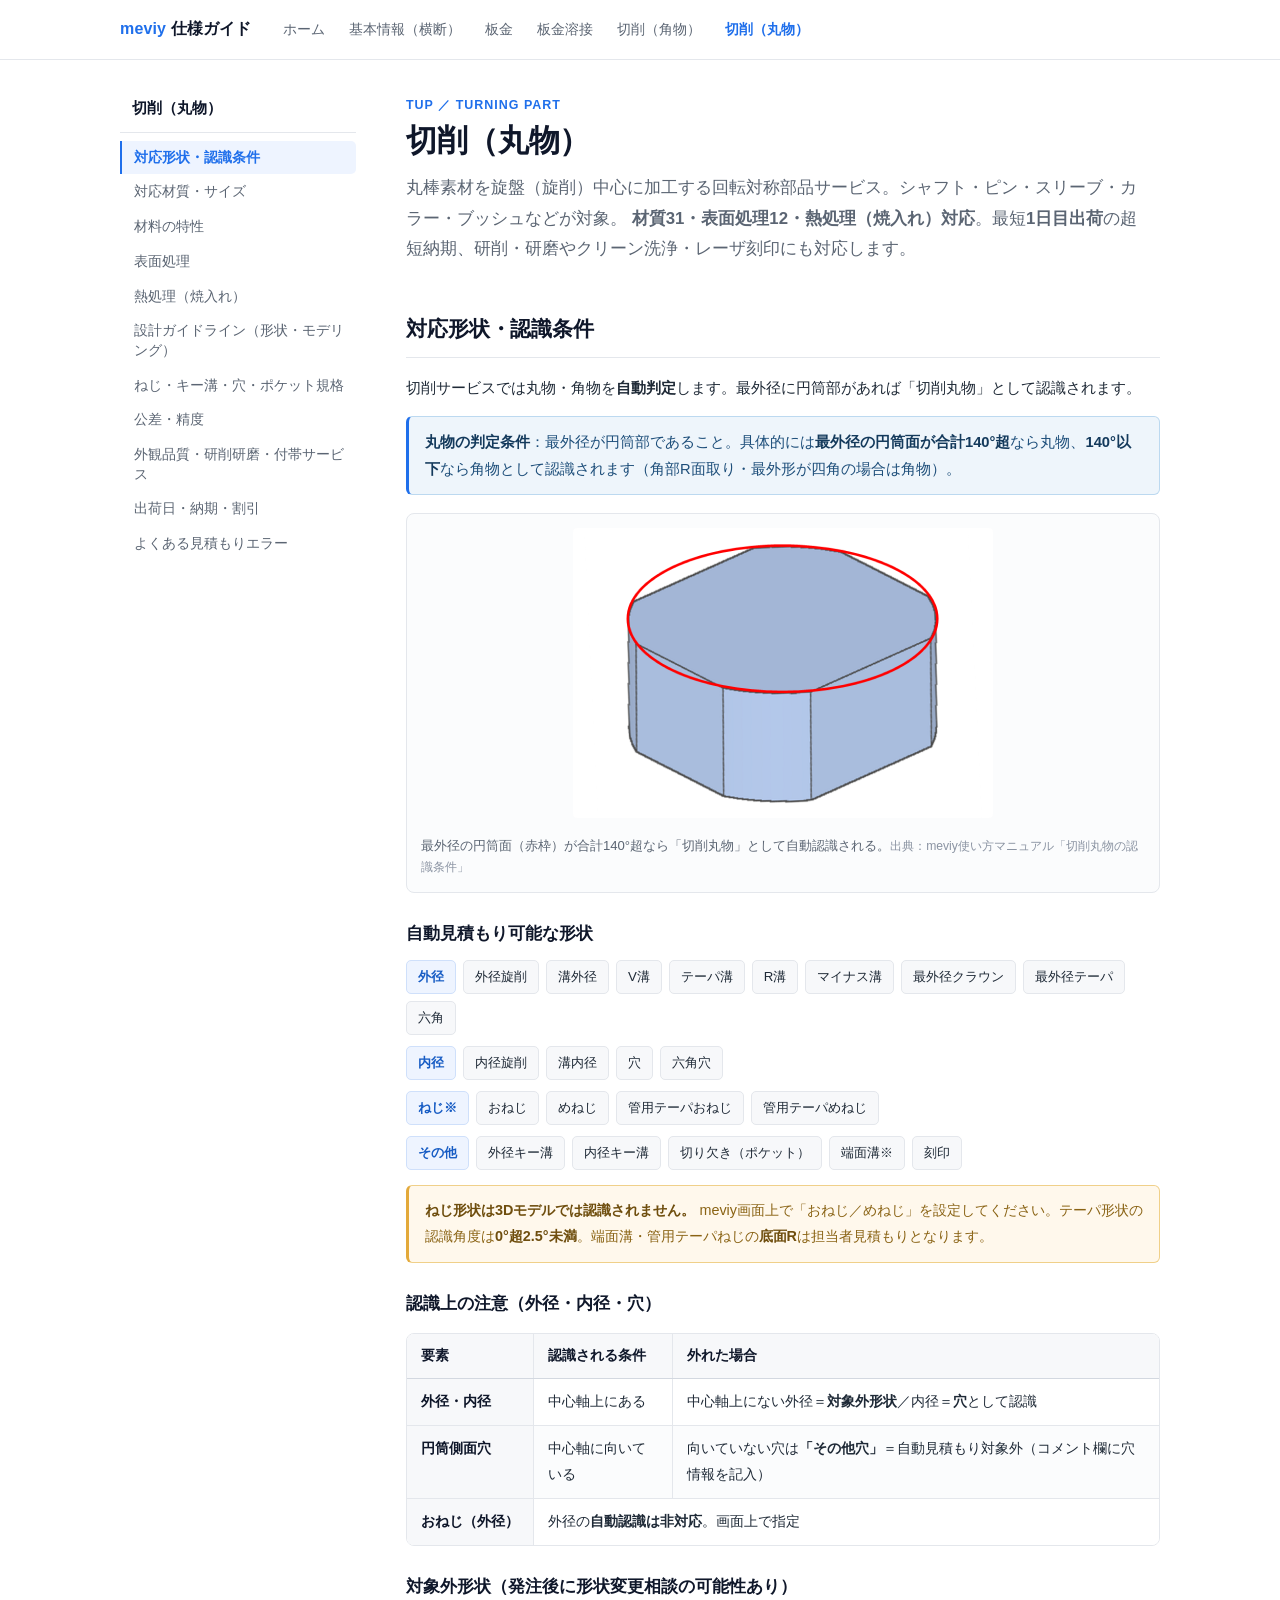
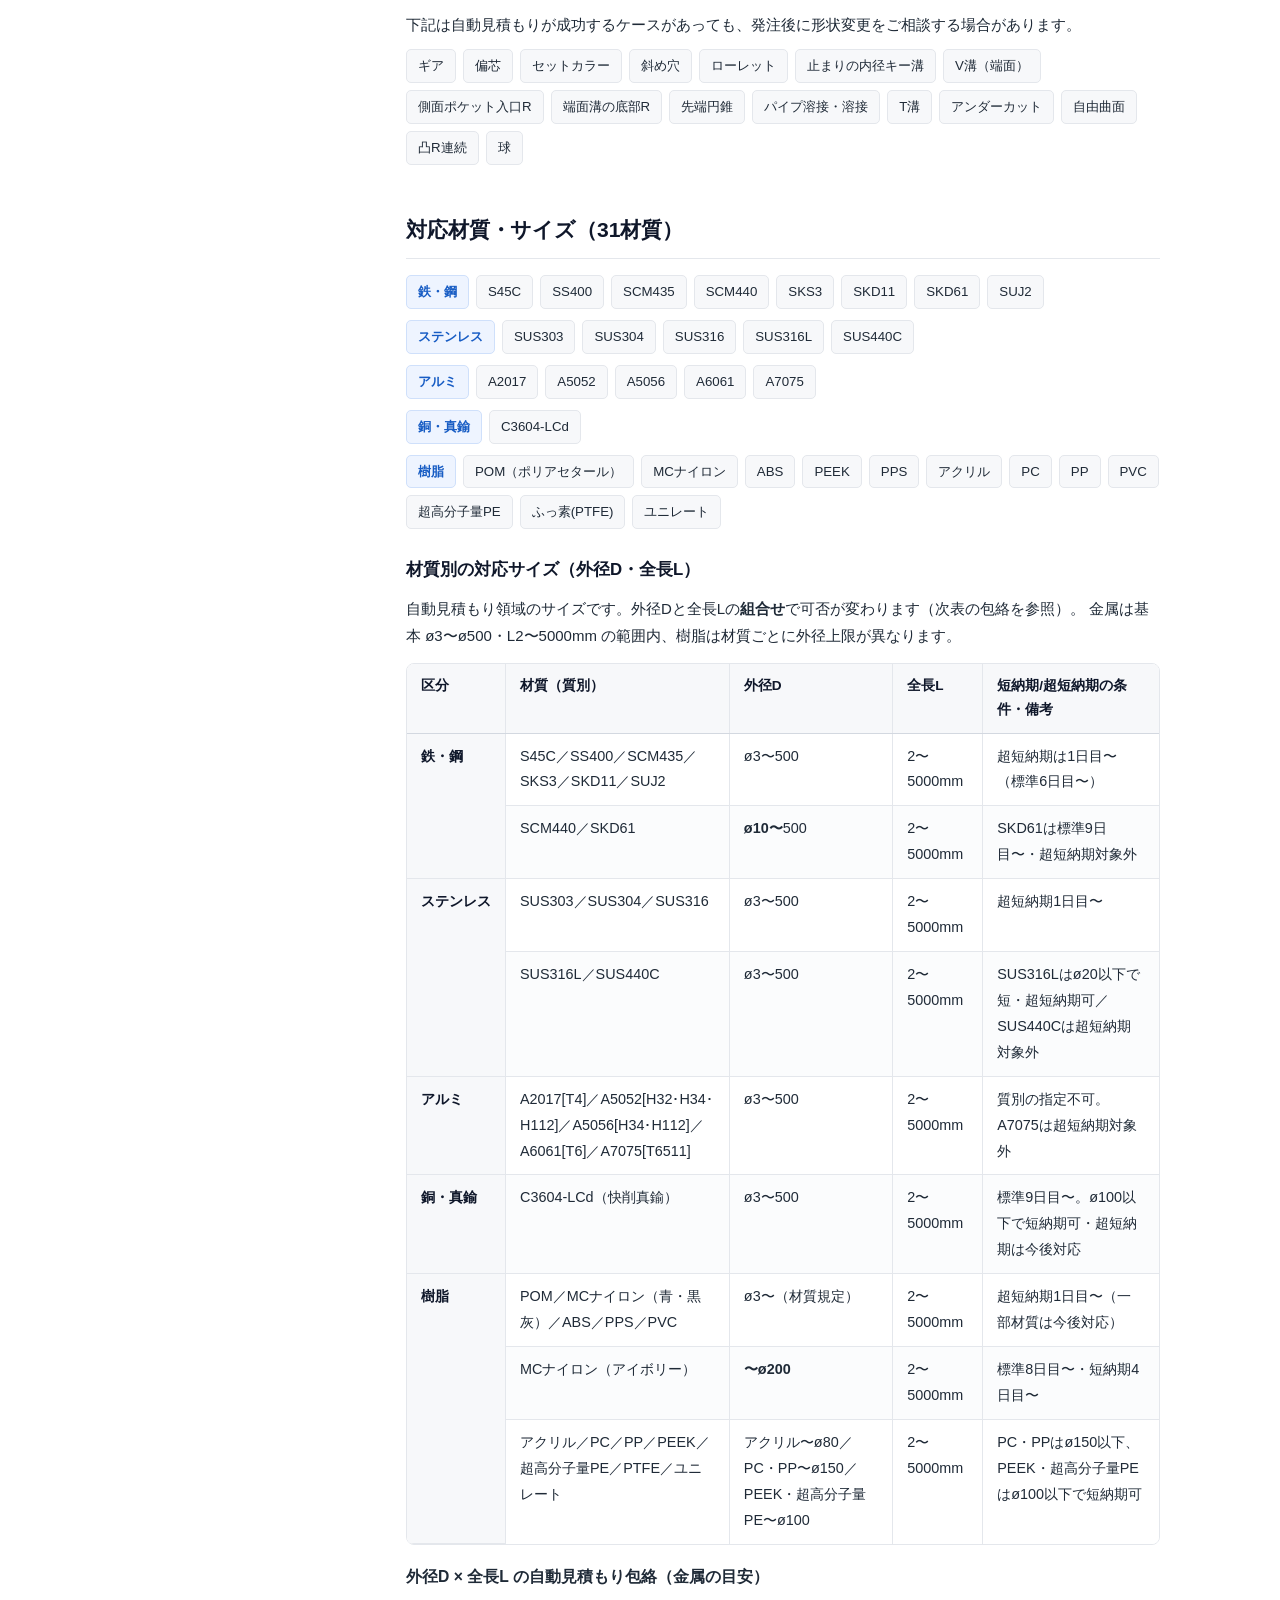
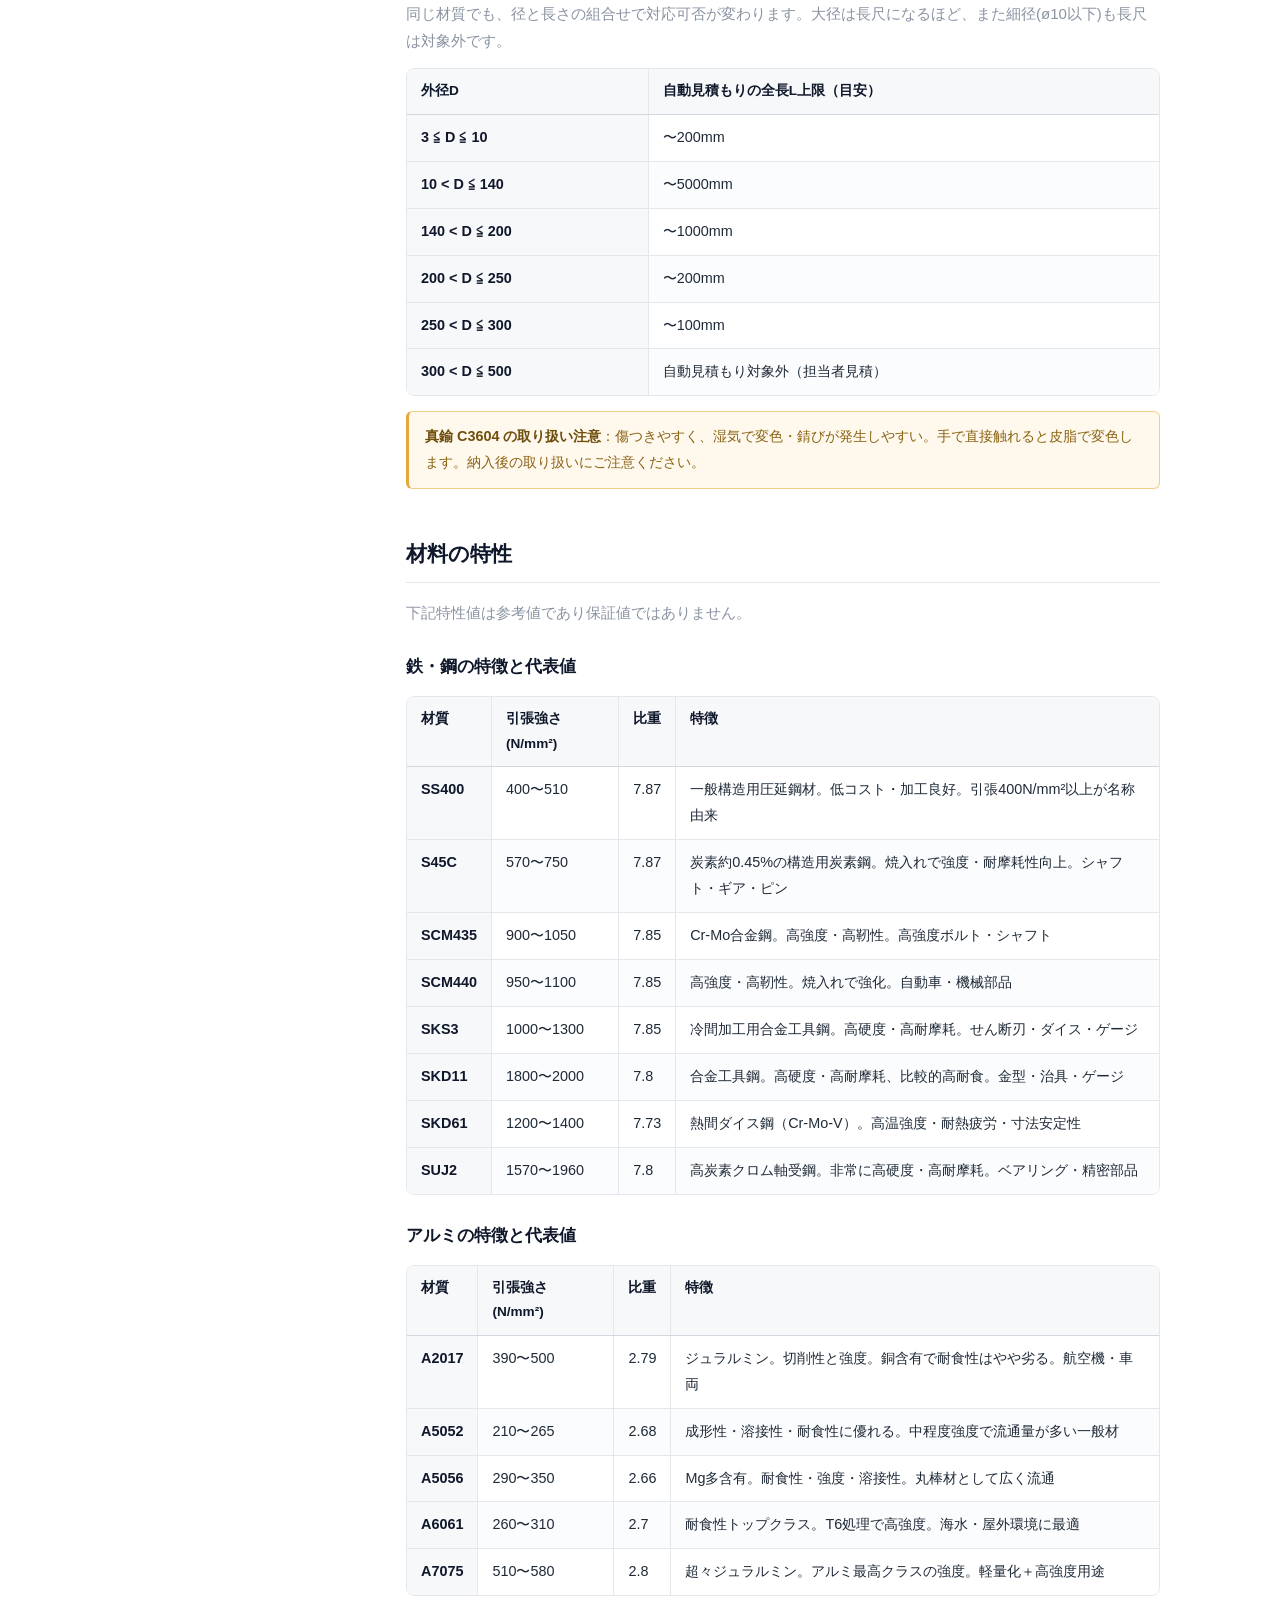
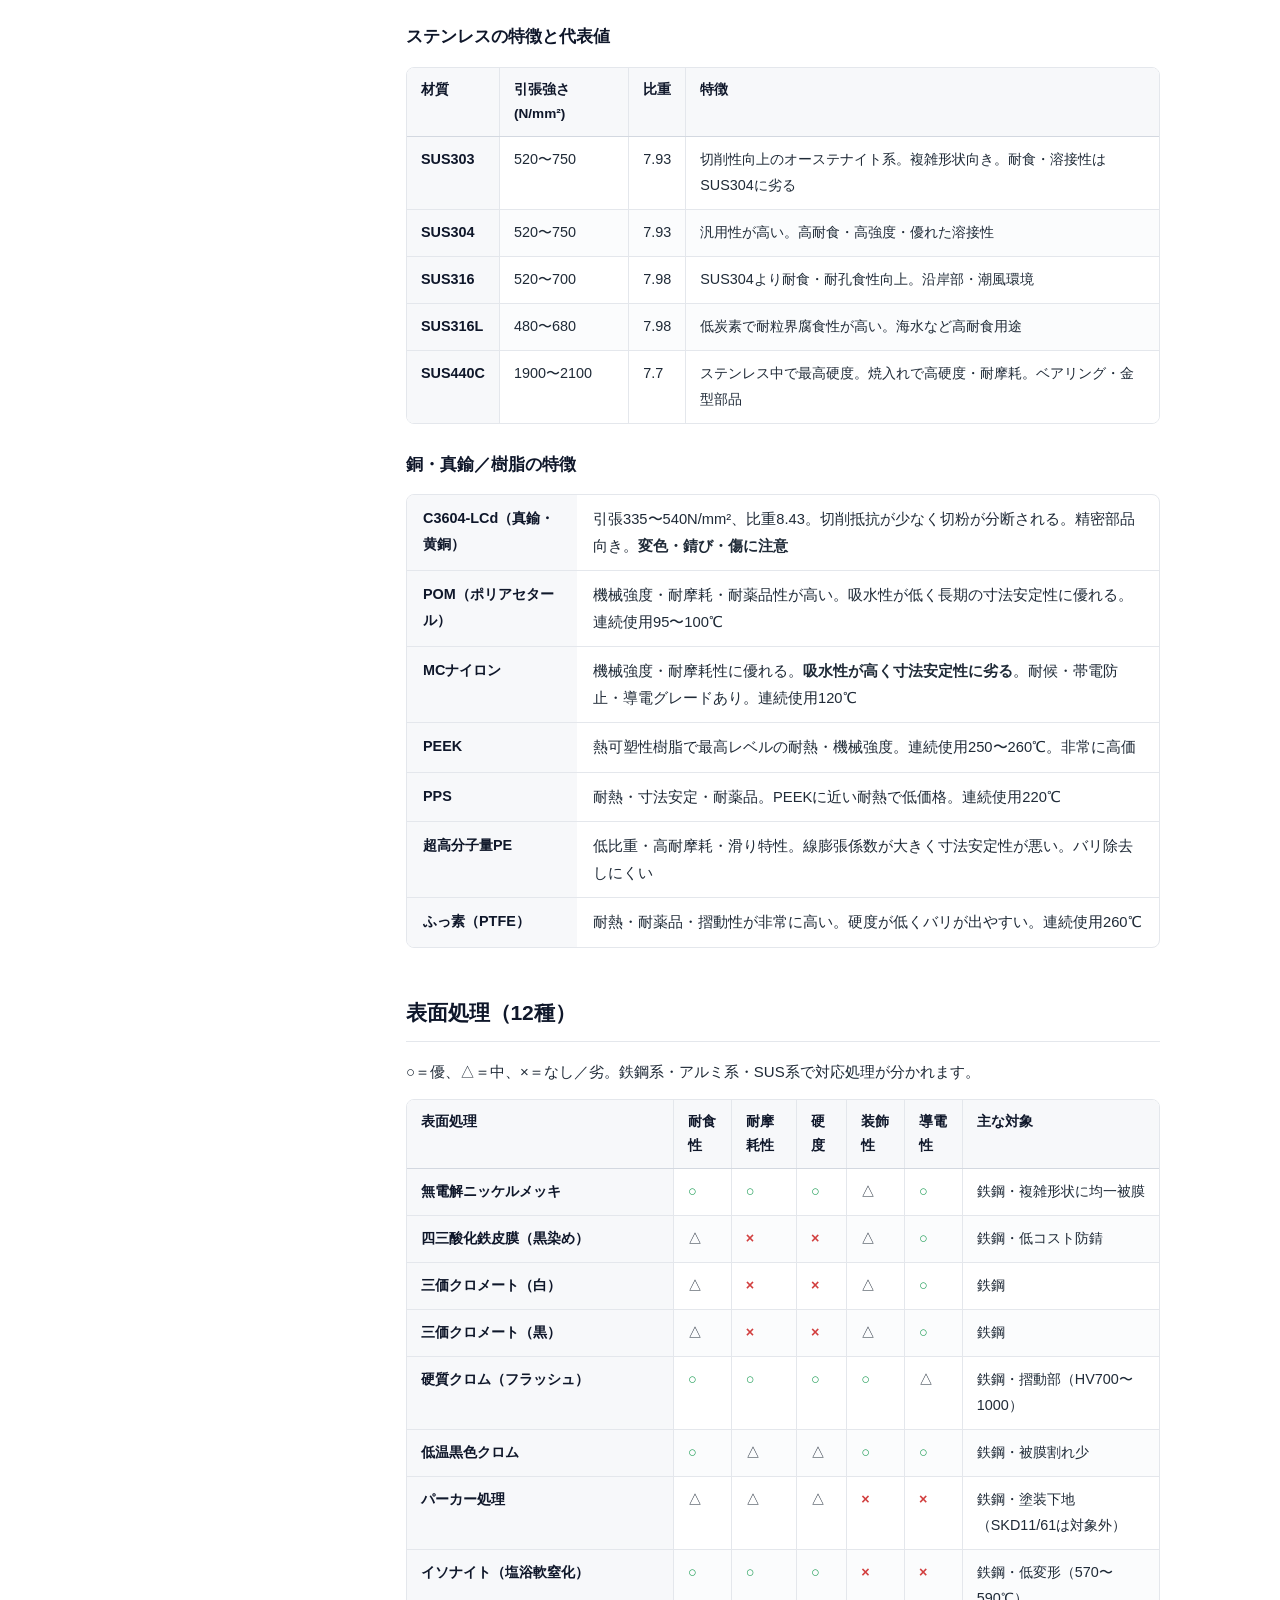
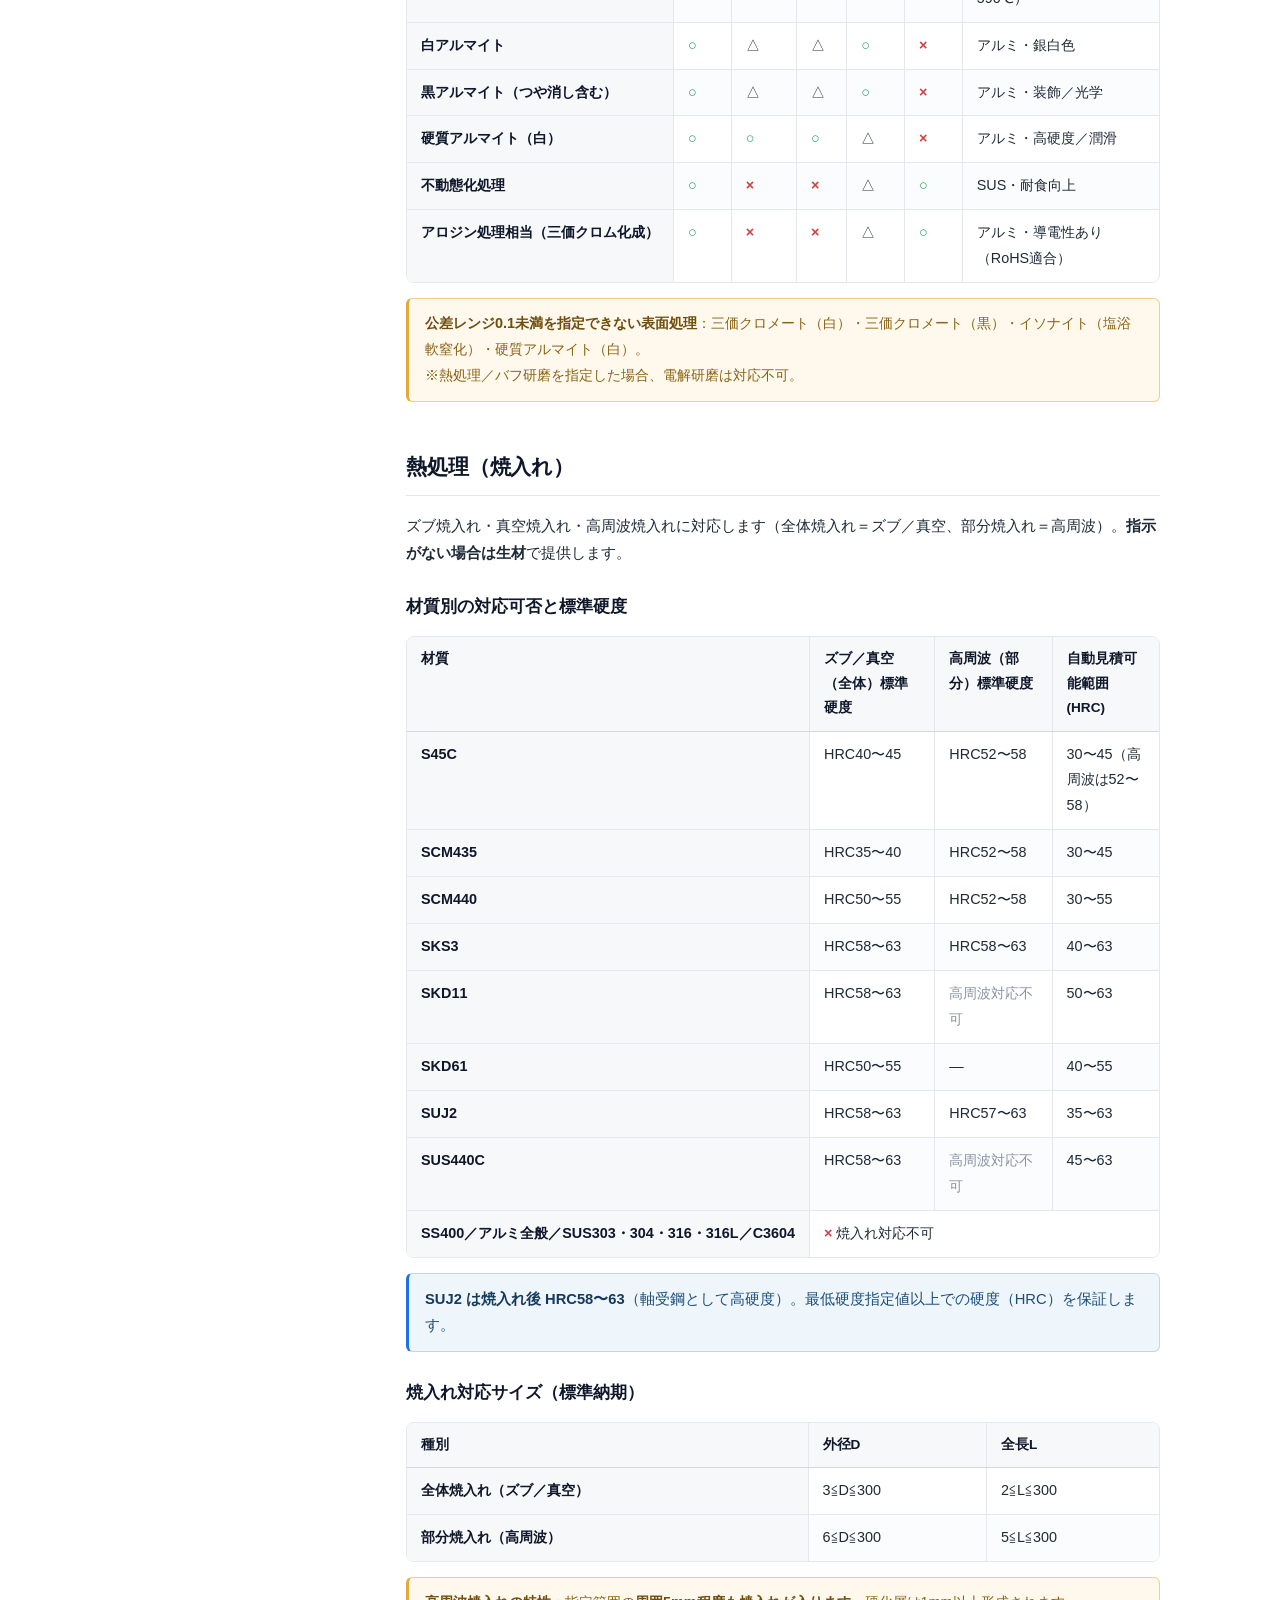
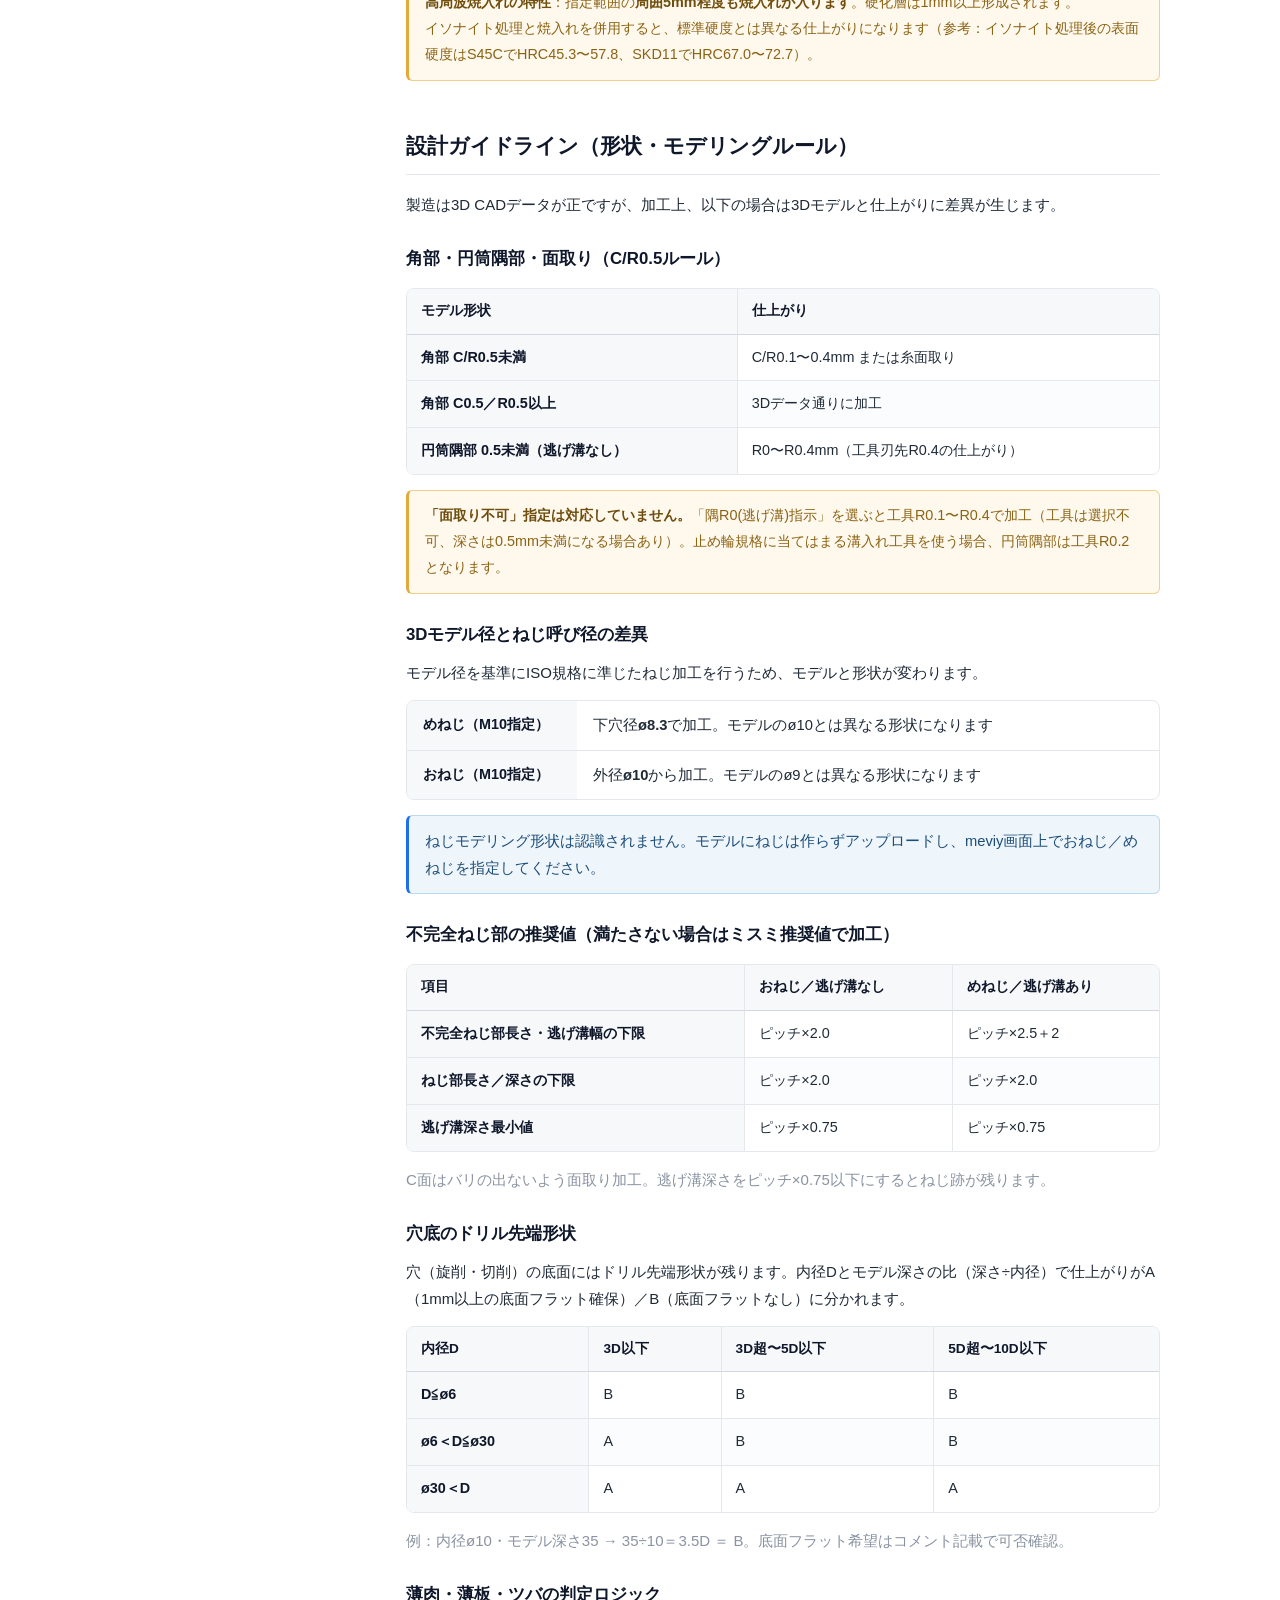
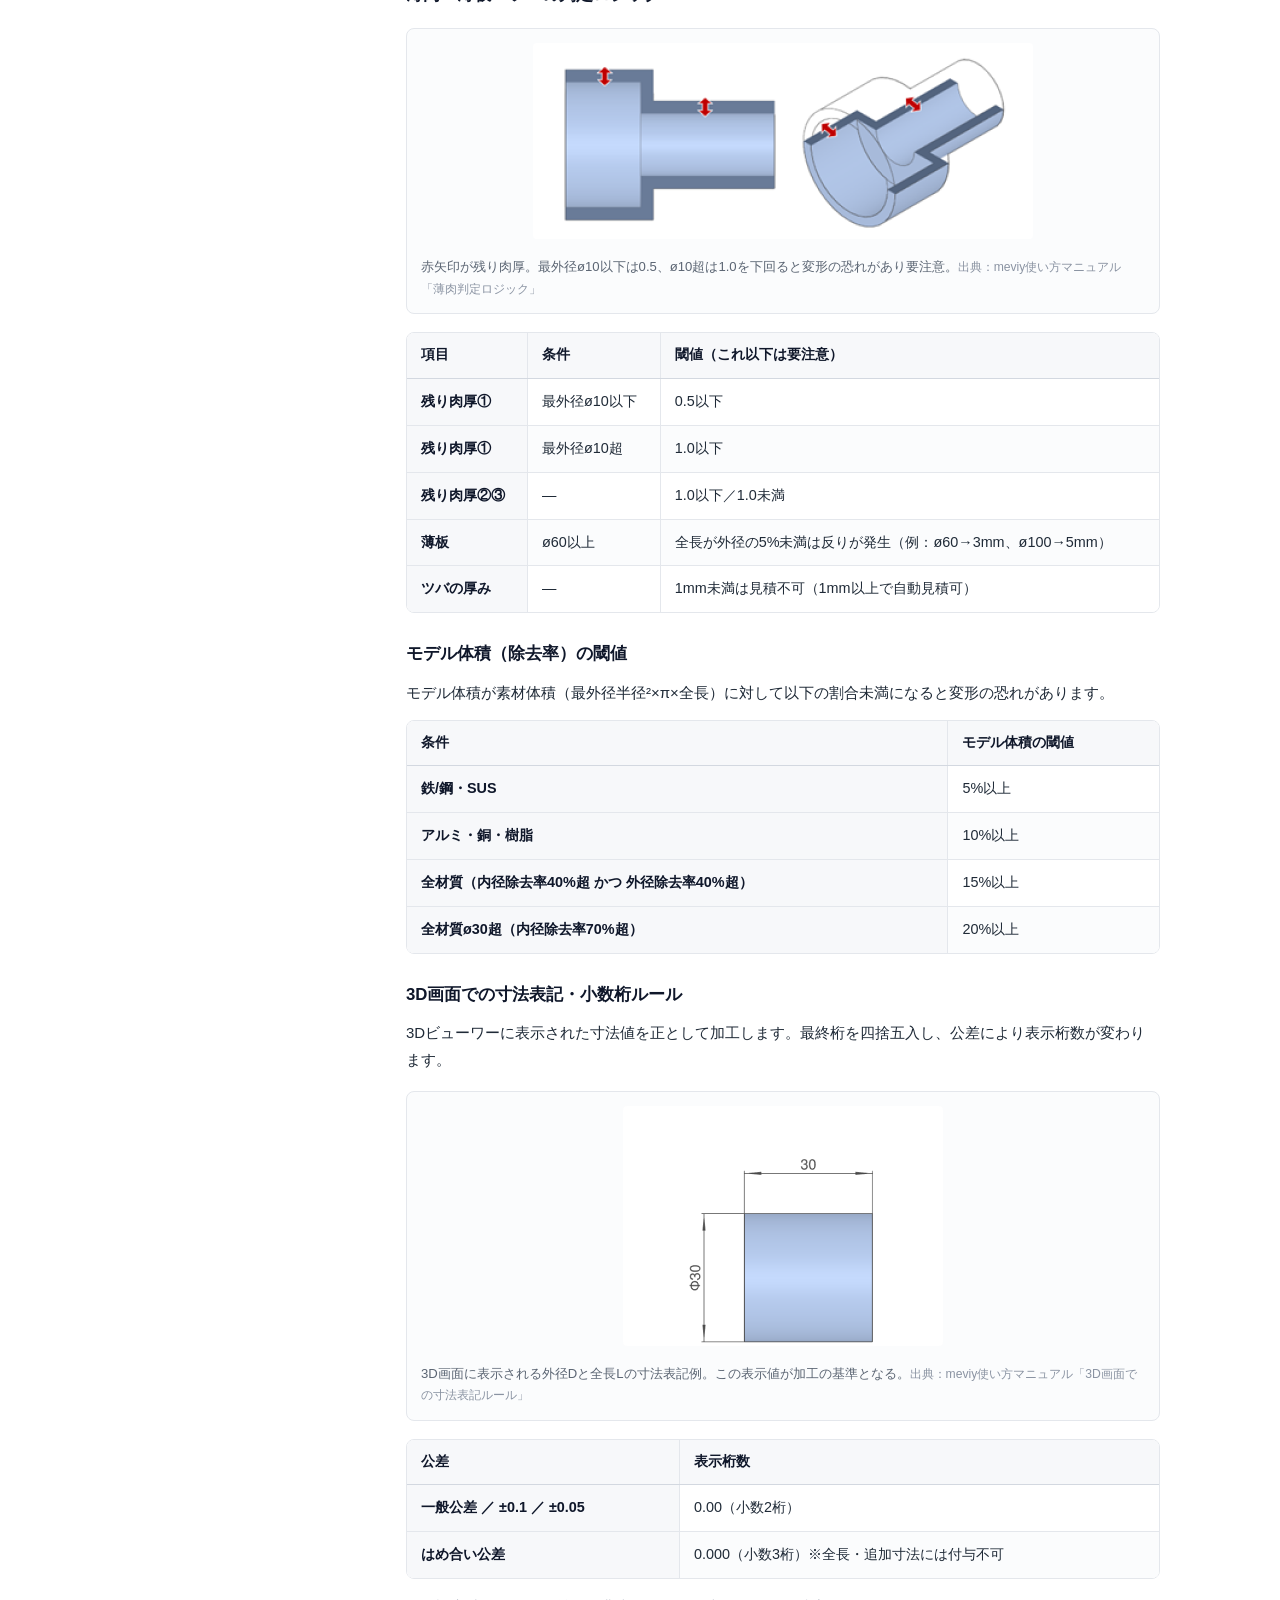
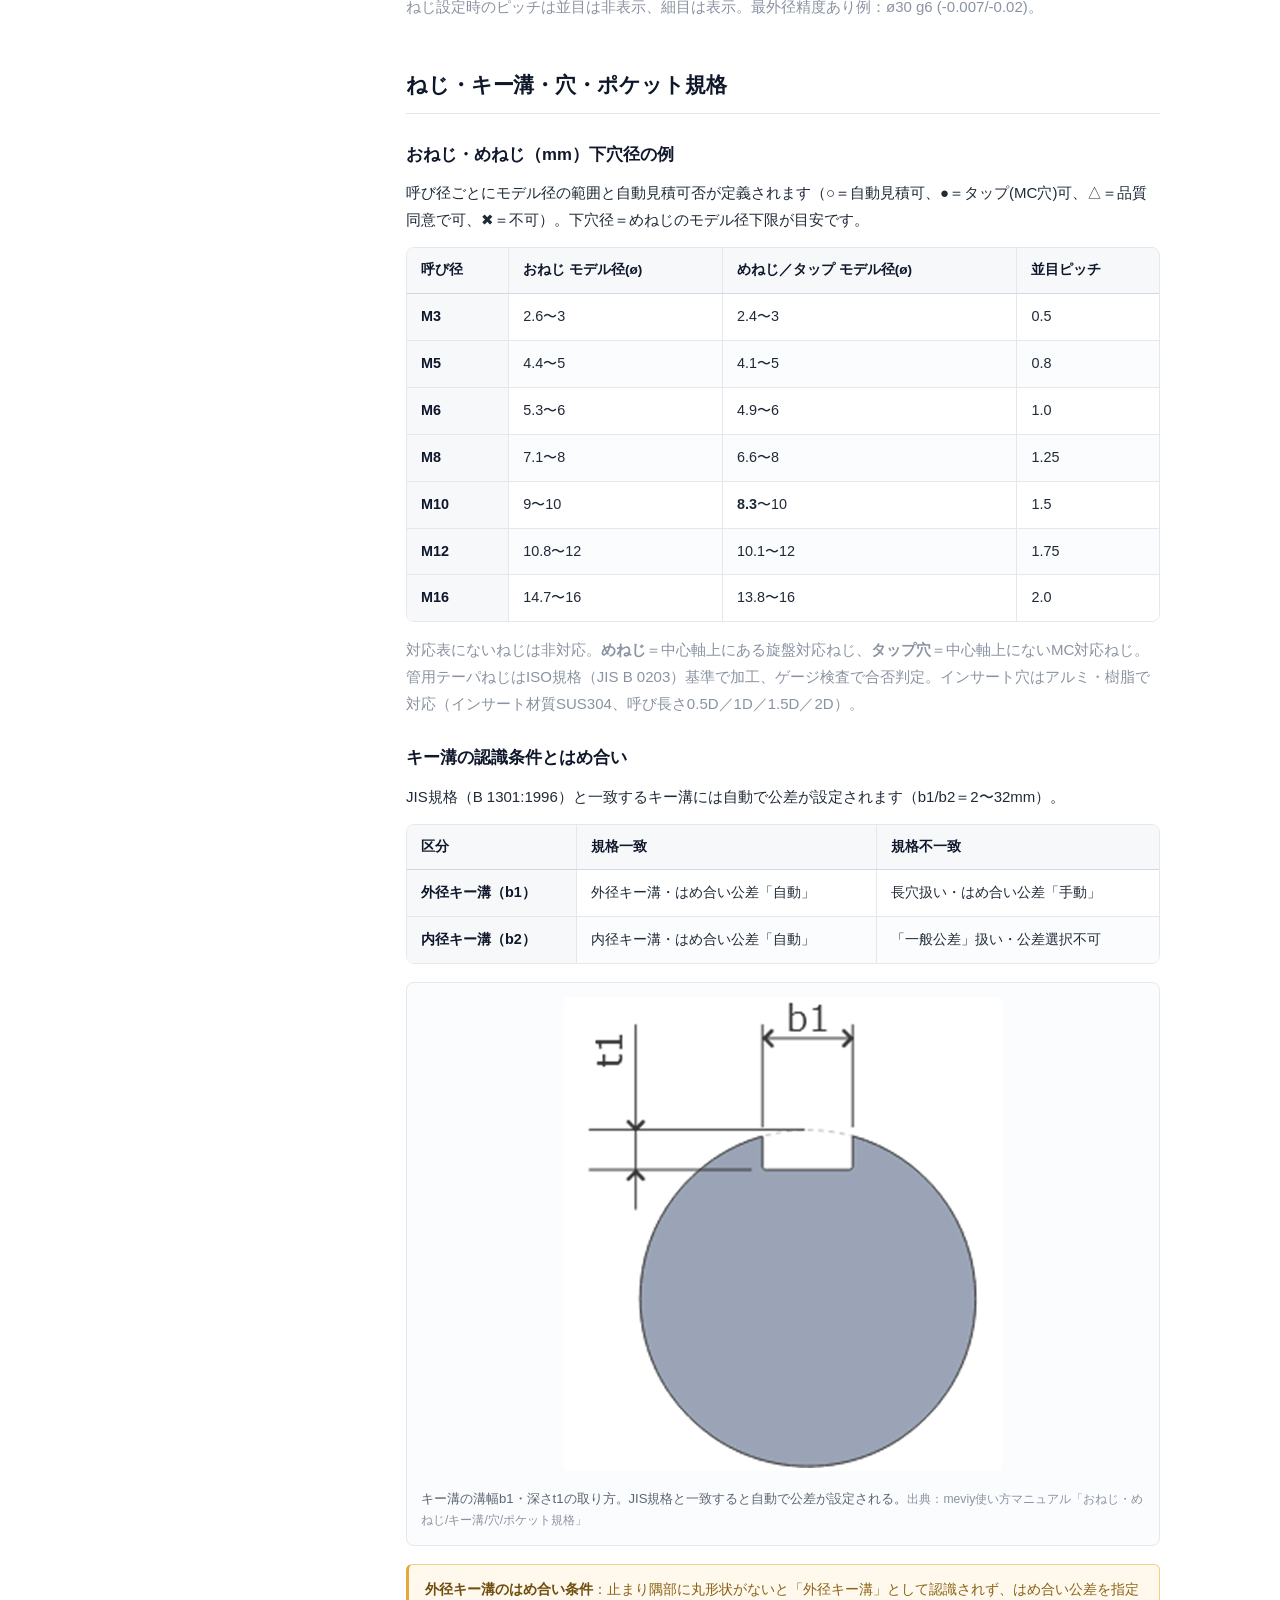
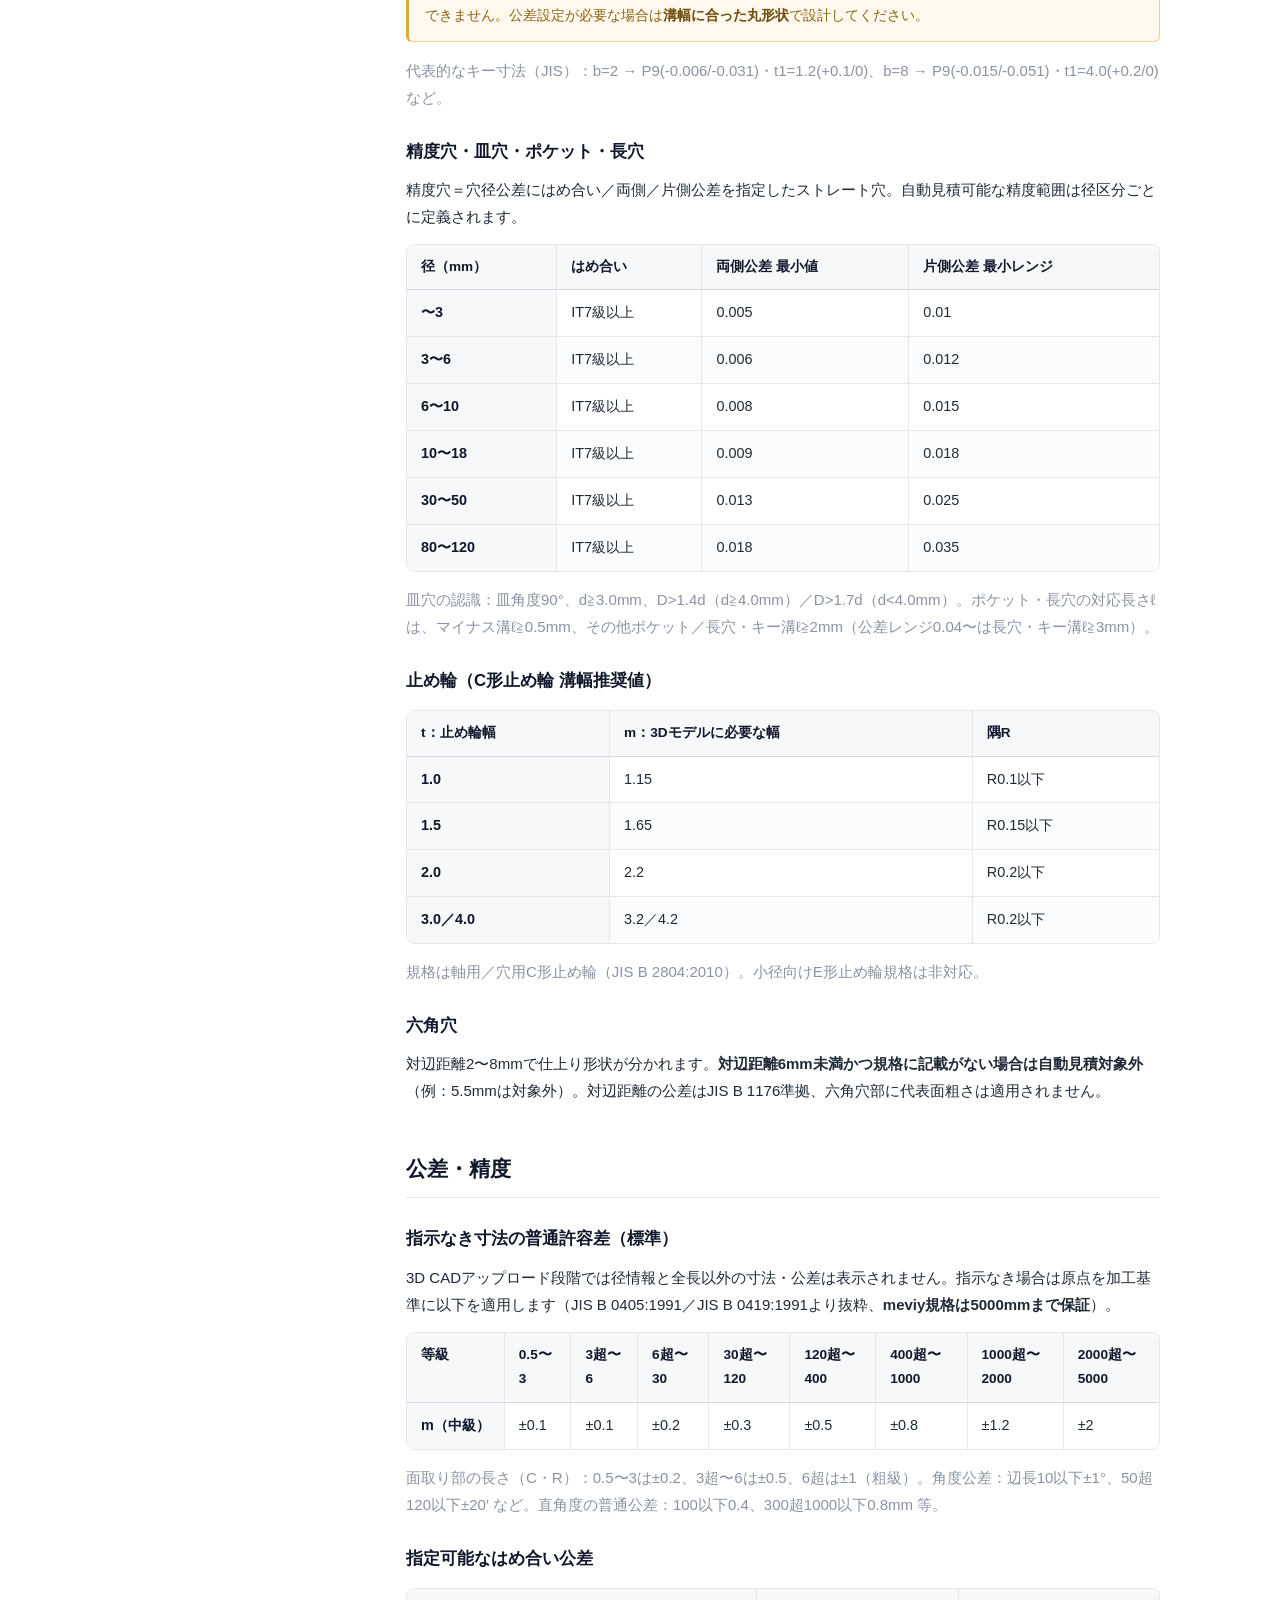
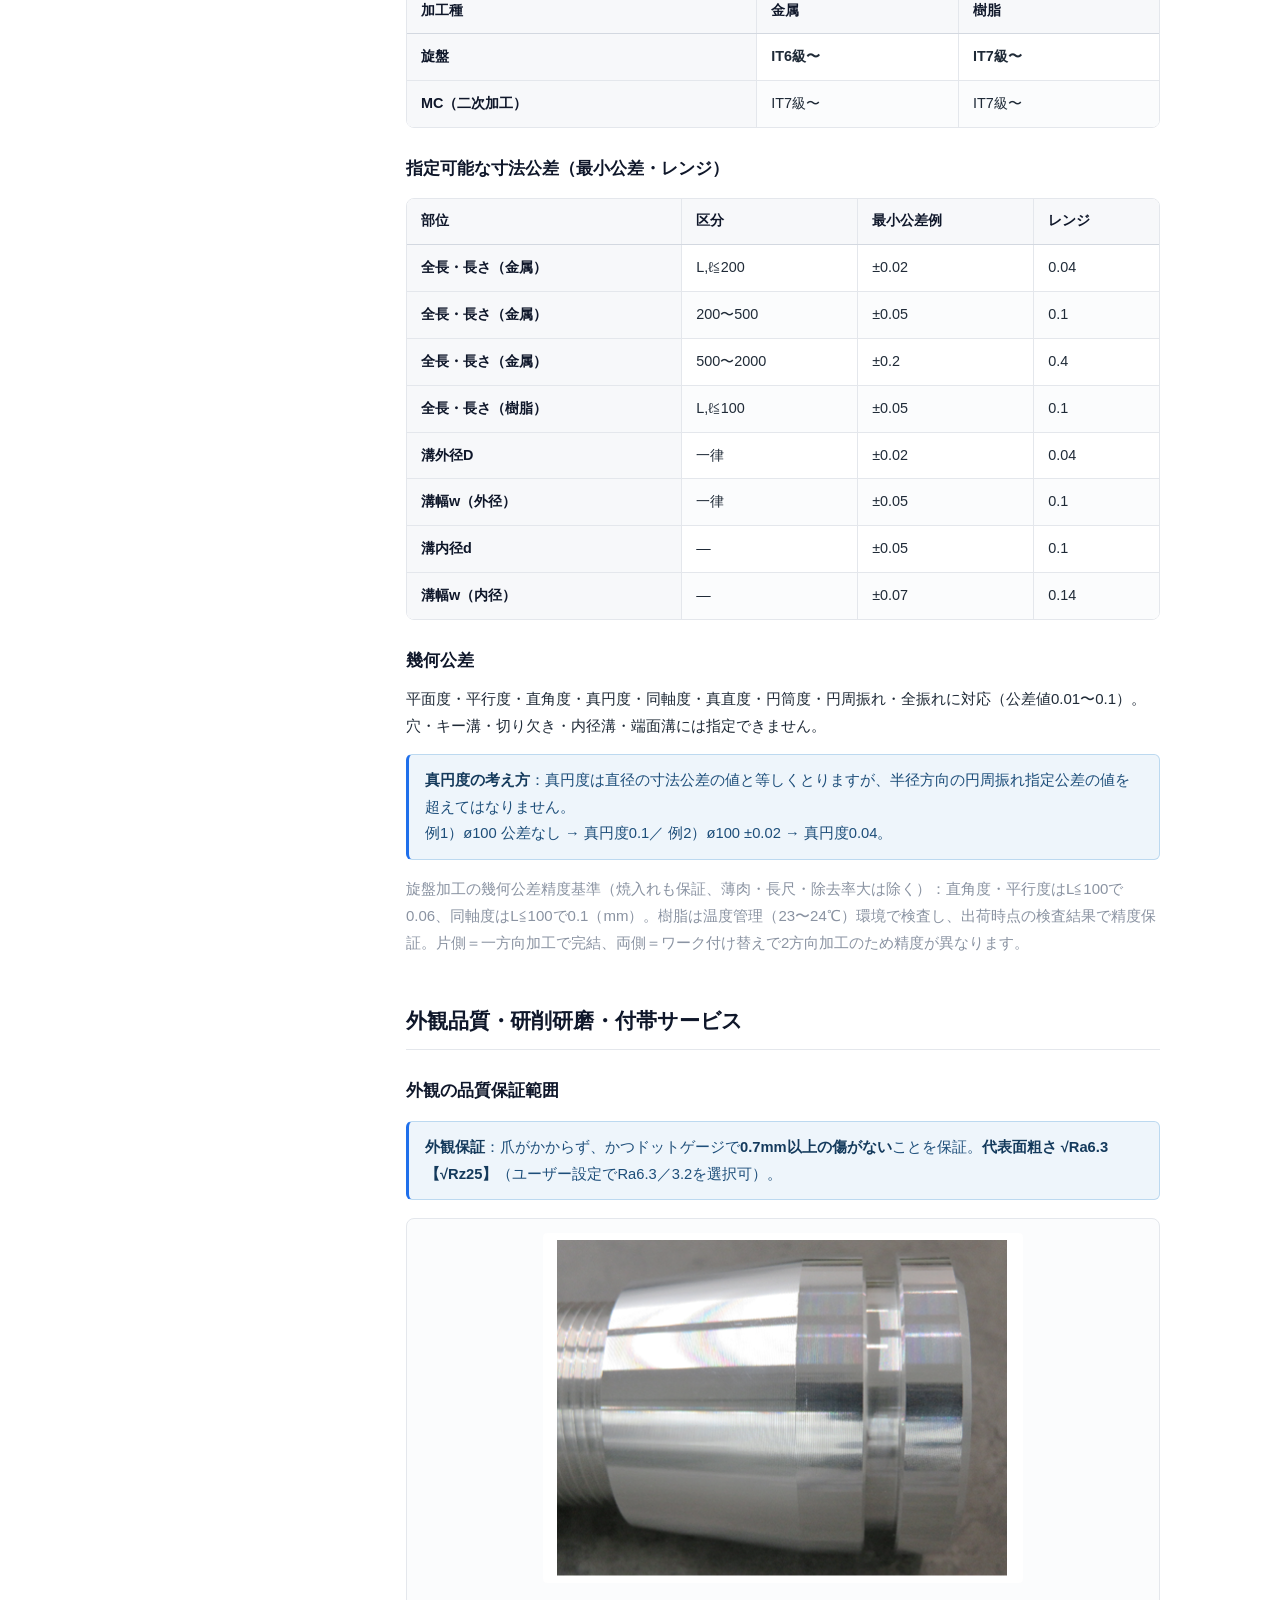
<file: turning.html>
<!DOCTYPE html>
<html lang="ja">
<head>
<meta charset="UTF-8">
<meta name="viewport" content="width=device-width, initial-scale=1.0">
<meta name="robots" content="noindex, nofollow">
<title>切削（丸物）TUP｜meviy 仕様ガイド</title>
<link rel="stylesheet" href="style.css">
</head>
<body>
<nav class="nav"><div class="inner">
  <span class="brand"><b>meviy</b> 仕様ガイド</span>
  <a class="link" href="index.html">ホーム</a>
  <a class="link" href="basics.html">基本情報（横断）</a>
  <a class="link" href="sheet-metal.html">板金</a>
  <a class="link" href="sheet-metal-welding.html">板金溶接</a>
  <a class="link" href="milling.html">切削（角物）</a>
  <a class="link active" href="turning.html">切削（丸物）</a>
</div></nav>

<div class="wrap"><div class="docpage">
<aside class="sidebar"><div class="side-inner">
  <div class="side-title">切削（丸物）</div>
  <nav class="side-nav">
    <a href="#overview">対応形状・認識条件</a>
    <a href="#material">対応材質・サイズ</a>
    <a href="#property">材料の特性</a>
    <a href="#surface">表面処理</a>
    <a href="#heat">熱処理（焼入れ）</a>
    <a href="#design">設計ガイドライン（形状・モデリング）</a>
    <a href="#thread">ねじ・キー溝・穴・ポケット規格</a>
    <a href="#tolerance">公差・精度</a>
    <a href="#finish">外観品質・研削研磨・付帯サービス</a>
    <a href="#ship">出荷日・納期・割引</a>
    <a href="#error">よくある見積もりエラー</a>
  </nav>
</div></aside>
<main class="doc-main">
  <div class="eyebrow">TUP ／ Turning Part</div>
  <h1>切削（丸物）</h1>
  <p class="lead">丸棒素材を旋盤（旋削）中心に加工する回転対称部品サービス。シャフト・ピン・スリーブ・カラー・ブッシュなどが対象。
     <b>材質31・表面処理12・熱処理（焼入れ）対応</b>。最短<b>1日目出荷</b>の超短納期、研削・研磨やクリーン洗浄・レーザ刻印にも対応します。</p>

  <!-- ============ 概要・認識条件 ============ -->
  <section id="overview">
    <h2>対応形状・認識条件</h2>
    <p>切削サービスでは丸物・角物を<b>自動判定</b>します。最外径に円筒部があれば「切削丸物」として認識されます。</p>
    <div class="info">
      <b>丸物の判定条件</b>：最外径が円筒部であること。具体的には<b>最外径の円筒面が合計140°超</b>なら丸物、<b>140°以下</b>なら角物として認識されます（角部R面取り・最外形が四角の場合は角物）。
    </div>
    <figure class="fig"><img src="img/tup/12594_01.png" alt="最外径の円筒面で丸物と判定されるモデル例" loading="lazy"><figcaption>最外径の円筒面（赤枠）が合計140°超なら「切削丸物」として自動認識される。<span class="src">出典：meviy使い方マニュアル「切削丸物の認識条件」</span></figcaption></figure>

    <h3>自動見積もり可能な形状</h3>
    <div class="pills">
      <span class="pill cat">外径</span><span class="pill">外径旋削</span><span class="pill">溝外径</span><span class="pill">V溝</span><span class="pill">テーパ溝</span><span class="pill">R溝</span><span class="pill">マイナス溝</span><span class="pill">最外径クラウン</span><span class="pill">最外径テーパ</span><span class="pill">六角</span>
    </div>
    <div class="pills">
      <span class="pill cat">内径</span><span class="pill">内径旋削</span><span class="pill">溝内径</span><span class="pill">穴</span><span class="pill">六角穴</span>
    </div>
    <div class="pills">
      <span class="pill cat">ねじ※</span><span class="pill">おねじ</span><span class="pill">めねじ</span><span class="pill">管用テーパおねじ</span><span class="pill">管用テーパめねじ</span>
    </div>
    <div class="pills">
      <span class="pill cat">その他</span><span class="pill">外径キー溝</span><span class="pill">内径キー溝</span><span class="pill">切り欠き（ポケット）</span><span class="pill">端面溝※</span><span class="pill">刻印</span>
    </div>
    <div class="note">
      <b>ねじ形状は3Dモデルでは認識されません。</b> meviy画面上で「おねじ／めねじ」を設定してください。テーパ形状の認識角度は<b>0°超2.5°未満</b>。端面溝・管用テーパねじの<b>底面R</b>は担当者見積もりとなります。
    </div>

    <h3>認識上の注意（外径・内径・穴）</h3>
    <div class="tbl-scroll"><table>
      <thead><tr><th>要素</th><th>認識される条件</th><th>外れた場合</th></tr></thead>
      <tbody>
        <tr><td class="rowhdr">外径・内径</td><td>中心軸上にある</td><td>中心軸上にない外径＝<b>対象外形状</b>／内径＝<b>穴</b>として認識</td></tr>
        <tr><td class="rowhdr">円筒側面穴</td><td>中心軸に向いている</td><td>向いていない穴は<b>「その他穴」</b>＝自動見積もり対象外（コメント欄に穴情報を記入）</td></tr>
        <tr><td class="rowhdr">おねじ（外径）</td><td colspan="2">外径の<b>自動認識は非対応</b>。画面上で指定</td></tr>
      </tbody>
    </table></div>

    <h3>対象外形状（発注後に形状変更相談の可能性あり）</h3>
    <p>下記は自動見積もりが成功するケースがあっても、発注後に形状変更をご相談する場合があります。</p>
    <div class="pills">
      <span class="pill">ギア</span><span class="pill">偏芯</span><span class="pill">セットカラー</span><span class="pill">斜め穴</span><span class="pill">ローレット</span><span class="pill">止まりの内径キー溝</span><span class="pill">V溝（端面）</span><span class="pill">側面ポケット入口R</span><span class="pill">端面溝の底部R</span><span class="pill">先端円錐</span><span class="pill">パイプ溶接・溶接</span><span class="pill">T溝</span><span class="pill">アンダーカット</span><span class="pill">自由曲面</span><span class="pill">凸R連続</span><span class="pill">球</span>
    </div>
  </section>

  <!-- ============ 材質・サイズ ============ -->
  <section id="material">
    <h2>対応材質・サイズ（31材質）</h2>
    <div class="pills">
      <span class="pill cat">鉄・鋼</span><span class="pill">S45C</span><span class="pill">SS400</span><span class="pill">SCM435</span><span class="pill">SCM440</span><span class="pill">SKS3</span><span class="pill">SKD11</span><span class="pill">SKD61</span><span class="pill">SUJ2</span>
    </div>
    <div class="pills">
      <span class="pill cat">ステンレス</span><span class="pill">SUS303</span><span class="pill">SUS304</span><span class="pill">SUS316</span><span class="pill">SUS316L</span><span class="pill">SUS440C</span>
    </div>
    <div class="pills">
      <span class="pill cat">アルミ</span><span class="pill">A2017</span><span class="pill">A5052</span><span class="pill">A5056</span><span class="pill">A6061</span><span class="pill">A7075</span>
    </div>
    <div class="pills">
      <span class="pill cat">銅・真鍮</span><span class="pill">C3604-LCd</span>
    </div>
    <div class="pills">
      <span class="pill cat">樹脂</span><span class="pill">POM（ポリアセタール）</span><span class="pill">MCナイロン</span><span class="pill">ABS</span><span class="pill">PEEK</span><span class="pill">PPS</span><span class="pill">アクリル</span><span class="pill">PC</span><span class="pill">PP</span><span class="pill">PVC</span><span class="pill">超高分子量PE</span><span class="pill">ふっ素(PTFE)</span><span class="pill">ユニレート</span>
    </div>

    <h3>材質別の対応サイズ（外径D・全長L）</h3>
    <p>自動見積もり領域のサイズです。外径Dと全長Lの<b>組合せ</b>で可否が変わります（次表の包絡を参照）。
       金属は基本 ø3〜ø500・L2〜5000mm の範囲内、樹脂は材質ごとに外径上限が異なります。</p>
    <div class="tbl-scroll"><table>
      <thead><tr><th>区分</th><th>材質（質別）</th><th>外径D</th><th>全長L</th><th>短納期/超短納期の条件・備考</th></tr></thead>
      <tbody>
        <tr><td class="rowhdr" rowspan="2">鉄・鋼</td>
          <td>S45C／SS400／SCM435／SKS3／SKD11／SUJ2</td><td>ø3〜500</td><td>2〜5000mm</td>
          <td>超短納期は1日目〜（標準6日目〜）</td></tr>
        <tr><td>SCM440／SKD61</td><td><b>ø10〜</b>500</td><td>2〜5000mm</td>
          <td>SKD61は標準9日目〜・超短納期対象外</td></tr>
        <tr><td class="rowhdr" rowspan="2">ステンレス</td>
          <td>SUS303／SUS304／SUS316</td><td>ø3〜500</td><td>2〜5000mm</td>
          <td>超短納期1日目〜</td></tr>
        <tr><td>SUS316L／SUS440C</td><td>ø3〜500</td><td>2〜5000mm</td>
          <td>SUS316Lはø20以下で短・超短納期可／SUS440Cは超短納期対象外</td></tr>
        <tr><td class="rowhdr">アルミ</td>
          <td>A2017[T4]／A5052[H32･H34･H112]／A5056[H34･H112]／A6061[T6]／A7075[T6511]</td>
          <td>ø3〜500</td><td>2〜5000mm</td><td>質別の指定不可。A7075は超短納期対象外</td></tr>
        <tr><td class="rowhdr">銅・真鍮</td>
          <td>C3604-LCd（快削真鍮）</td><td>ø3〜500</td><td>2〜5000mm</td>
          <td>標準9日目〜。ø100以下で短納期可・超短納期は今後対応</td></tr>
        <tr><td class="rowhdr" rowspan="3">樹脂</td>
          <td>POM／MCナイロン（青・黒灰）／ABS／PPS／PVC</td><td>ø3〜（材質規定）</td><td>2〜5000mm</td>
          <td>超短納期1日目〜（一部材質は今後対応）</td></tr>
        <tr><td>MCナイロン（アイボリー）</td><td><b>〜ø200</b></td><td>2〜5000mm</td><td>標準8日目〜・短納期4日目〜</td></tr>
        <tr><td>アクリル／PC／PP／PEEK／超高分子量PE／PTFE／ユニレート</td>
          <td>アクリル〜ø80／PC・PP〜ø150／PEEK・超高分子量PE〜ø100</td><td>2〜5000mm</td>
          <td>PC・PPはø150以下、PEEK・超高分子量PEはø100以下で短納期可</td></tr>
      </tbody>
    </table></div>

    <h4 style="margin:18px 0 6px;font-size:.98rem;">外径D × 全長L の自動見積もり包絡（金属の目安）</h4>
    <p class="dim">同じ材質でも、径と長さの組合せで対応可否が変わります。大径は長尺になるほど、また細径(ø10以下)も長尺は対象外です。</p>
    <div class="tbl-scroll"><table>
      <thead><tr><th>外径D</th><th>自動見積もりの全長L上限（目安）</th></tr></thead>
      <tbody>
        <tr><td class="rowhdr">3 ≦ D ≦ 10</td><td>〜200mm</td></tr>
        <tr><td class="rowhdr">10 &lt; D ≦ 140</td><td>〜5000mm</td></tr>
        <tr><td class="rowhdr">140 &lt; D ≦ 200</td><td>〜1000mm</td></tr>
        <tr><td class="rowhdr">200 &lt; D ≦ 250</td><td>〜200mm</td></tr>
        <tr><td class="rowhdr">250 &lt; D ≦ 300</td><td>〜100mm</td></tr>
        <tr><td class="rowhdr">300 &lt; D ≦ 500</td><td>自動見積もり対象外（担当者見積）</td></tr>
      </tbody>
    </table></div>
    <div class="note">
      <b>真鍮 C3604 の取り扱い注意</b>：傷つきやすく、湿気で変色・錆びが発生しやすい。手で直接触れると皮脂で変色します。納入後の取り扱いにご注意ください。
    </div>
  </section>

  <!-- ============ 材料の特性 ============ -->
  <section id="property">
    <h2>材料の特性</h2>
    <p class="dim">下記特性値は参考値であり保証値ではありません。</p>

    <h3>鉄・鋼の特徴と代表値</h3>
    <div class="tbl-scroll"><table>
      <thead><tr><th>材質</th><th>引張強さ(N/mm²)</th><th>比重</th><th>特徴</th></tr></thead>
      <tbody>
        <tr><td class="rowhdr">SS400</td><td>400〜510</td><td>7.87</td><td>一般構造用圧延鋼材。低コスト・加工良好。引張400N/mm²以上が名称由来</td></tr>
        <tr><td class="rowhdr">S45C</td><td>570〜750</td><td>7.87</td><td>炭素約0.45%の構造用炭素鋼。焼入れで強度・耐摩耗性向上。シャフト・ギア・ピン</td></tr>
        <tr><td class="rowhdr">SCM435</td><td>900〜1050</td><td>7.85</td><td>Cr-Mo合金鋼。高強度・高靭性。高強度ボルト・シャフト</td></tr>
        <tr><td class="rowhdr">SCM440</td><td>950〜1100</td><td>7.85</td><td>高強度・高靭性。焼入れで強化。自動車・機械部品</td></tr>
        <tr><td class="rowhdr">SKS3</td><td>1000〜1300</td><td>7.85</td><td>冷間加工用合金工具鋼。高硬度・高耐摩耗。せん断刃・ダイス・ゲージ</td></tr>
        <tr><td class="rowhdr">SKD11</td><td>1800〜2000</td><td>7.8</td><td>合金工具鋼。高硬度・高耐摩耗、比較的高耐食。金型・治具・ゲージ</td></tr>
        <tr><td class="rowhdr">SKD61</td><td>1200〜1400</td><td>7.73</td><td>熱間ダイス鋼（Cr-Mo-V）。高温強度・耐熱疲労・寸法安定性</td></tr>
        <tr><td class="rowhdr">SUJ2</td><td>1570〜1960</td><td>7.8</td><td>高炭素クロム軸受鋼。非常に高硬度・高耐摩耗。ベアリング・精密部品</td></tr>
      </tbody>
    </table></div>

    <h3>アルミの特徴と代表値</h3>
    <div class="tbl-scroll"><table>
      <thead><tr><th>材質</th><th>引張強さ(N/mm²)</th><th>比重</th><th>特徴</th></tr></thead>
      <tbody>
        <tr><td class="rowhdr">A2017</td><td>390〜500</td><td>2.79</td><td>ジュラルミン。切削性と強度。銅含有で耐食性はやや劣る。航空機・車両</td></tr>
        <tr><td class="rowhdr">A5052</td><td>210〜265</td><td>2.68</td><td>成形性・溶接性・耐食性に優れる。中程度強度で流通量が多い一般材</td></tr>
        <tr><td class="rowhdr">A5056</td><td>290〜350</td><td>2.66</td><td>Mg多含有。耐食性・強度・溶接性。丸棒材として広く流通</td></tr>
        <tr><td class="rowhdr">A6061</td><td>260〜310</td><td>2.7</td><td>耐食性トップクラス。T6処理で高強度。海水・屋外環境に最適</td></tr>
        <tr><td class="rowhdr">A7075</td><td>510〜580</td><td>2.8</td><td>超々ジュラルミン。アルミ最高クラスの強度。軽量化＋高強度用途</td></tr>
      </tbody>
    </table></div>

    <h3>ステンレスの特徴と代表値</h3>
    <div class="tbl-scroll"><table>
      <thead><tr><th>材質</th><th>引張強さ(N/mm²)</th><th>比重</th><th>特徴</th></tr></thead>
      <tbody>
        <tr><td class="rowhdr">SUS303</td><td>520〜750</td><td>7.93</td><td>切削性向上のオーステナイト系。複雑形状向き。耐食・溶接性はSUS304に劣る</td></tr>
        <tr><td class="rowhdr">SUS304</td><td>520〜750</td><td>7.93</td><td>汎用性が高い。高耐食・高強度・優れた溶接性</td></tr>
        <tr><td class="rowhdr">SUS316</td><td>520〜700</td><td>7.98</td><td>SUS304より耐食・耐孔食性向上。沿岸部・潮風環境</td></tr>
        <tr><td class="rowhdr">SUS316L</td><td>480〜680</td><td>7.98</td><td>低炭素で耐粒界腐食性が高い。海水など高耐食用途</td></tr>
        <tr><td class="rowhdr">SUS440C</td><td>1900〜2100</td><td>7.7</td><td>ステンレス中で最高硬度。焼入れで高硬度・耐摩耗。ベアリング・金型部品</td></tr>
      </tbody>
    </table></div>

    <h3>銅・真鍮／樹脂の特徴</h3>
    <dl class="spec">
      <dt>C3604-LCd（真鍮・黄銅）</dt><dd>引張335〜540N/mm²、比重8.43。切削抵抗が少なく切粉が分断される。精密部品向き。<b>変色・錆び・傷に注意</b></dd>
      <dt>POM（ポリアセタール）</dt><dd>機械強度・耐摩耗・耐薬品性が高い。吸水性が低く長期の寸法安定性に優れる。連続使用95〜100℃</dd>
      <dt>MCナイロン</dt><dd>機械強度・耐摩耗性に優れる。<b>吸水性が高く寸法安定性に劣る</b>。耐候・帯電防止・導電グレードあり。連続使用120℃</dd>
      <dt>PEEK</dt><dd>熱可塑性樹脂で最高レベルの耐熱・機械強度。連続使用250〜260℃。非常に高価</dd>
      <dt>PPS</dt><dd>耐熱・寸法安定・耐薬品。PEEKに近い耐熱で低価格。連続使用220℃</dd>
      <dt>超高分子量PE</dt><dd>低比重・高耐摩耗・滑り特性。線膨張係数が大きく寸法安定性が悪い。バリ除去しにくい</dd>
      <dt>ふっ素（PTFE）</dt><dd>耐熱・耐薬品・摺動性が非常に高い。硬度が低くバリが出やすい。連続使用260℃</dd>
    </dl>
  </section>

  <!-- ============ 表面処理 ============ -->
  <section id="surface">
    <h2>表面処理（12種）</h2>
    <p>○＝優、△＝中、×＝なし／劣。鉄鋼系・アルミ系・SUS系で対応処理が分かれます。</p>
    <div class="tbl-scroll"><table>
      <thead><tr><th>表面処理</th><th>耐食性</th><th>耐摩耗性</th><th>硬度</th><th>装飾性</th><th>導電性</th><th>主な対象</th></tr></thead>
      <tbody>
        <tr><td class="rowhdr">無電解ニッケルメッキ</td><td><span class="yes">○</span></td><td><span class="yes">○</span></td><td><span class="yes">○</span></td><td>△</td><td><span class="yes">○</span></td><td>鉄鋼・複雑形状に均一被膜</td></tr>
        <tr><td class="rowhdr">四三酸化鉄皮膜（黒染め）</td><td>△</td><td><span class="no">×</span></td><td><span class="no">×</span></td><td>△</td><td><span class="yes">○</span></td><td>鉄鋼・低コスト防錆</td></tr>
        <tr><td class="rowhdr">三価クロメート（白）</td><td>△</td><td><span class="no">×</span></td><td><span class="no">×</span></td><td>△</td><td><span class="yes">○</span></td><td>鉄鋼</td></tr>
        <tr><td class="rowhdr">三価クロメート（黒）</td><td>△</td><td><span class="no">×</span></td><td><span class="no">×</span></td><td>△</td><td><span class="yes">○</span></td><td>鉄鋼</td></tr>
        <tr><td class="rowhdr">硬質クロム（フラッシュ）</td><td><span class="yes">○</span></td><td><span class="yes">○</span></td><td><span class="yes">○</span></td><td><span class="yes">○</span></td><td>△</td><td>鉄鋼・摺動部（HV700〜1000）</td></tr>
        <tr><td class="rowhdr">低温黒色クロム</td><td><span class="yes">○</span></td><td>△</td><td>△</td><td><span class="yes">○</span></td><td><span class="yes">○</span></td><td>鉄鋼・被膜割れ少</td></tr>
        <tr><td class="rowhdr">パーカー処理</td><td>△</td><td>△</td><td>△</td><td><span class="no">×</span></td><td><span class="no">×</span></td><td>鉄鋼・塗装下地（SKD11/61は対象外）</td></tr>
        <tr><td class="rowhdr">イソナイト（塩浴軟窒化）</td><td><span class="yes">○</span></td><td><span class="yes">○</span></td><td><span class="yes">○</span></td><td><span class="no">×</span></td><td><span class="no">×</span></td><td>鉄鋼・低変形（570〜590℃）</td></tr>
        <tr><td class="rowhdr">白アルマイト</td><td><span class="yes">○</span></td><td>△</td><td>△</td><td><span class="yes">○</span></td><td><span class="no">×</span></td><td>アルミ・銀白色</td></tr>
        <tr><td class="rowhdr">黒アルマイト（つや消し含む）</td><td><span class="yes">○</span></td><td>△</td><td>△</td><td><span class="yes">○</span></td><td><span class="no">×</span></td><td>アルミ・装飾／光学</td></tr>
        <tr><td class="rowhdr">硬質アルマイト（白）</td><td><span class="yes">○</span></td><td><span class="yes">○</span></td><td><span class="yes">○</span></td><td>△</td><td><span class="no">×</span></td><td>アルミ・高硬度／潤滑</td></tr>
        <tr><td class="rowhdr">不動態化処理</td><td><span class="yes">○</span></td><td><span class="no">×</span></td><td><span class="no">×</span></td><td>△</td><td><span class="yes">○</span></td><td>SUS・耐食向上</td></tr>
        <tr><td class="rowhdr">アロジン処理相当（三価クロム化成）</td><td><span class="yes">○</span></td><td><span class="no">×</span></td><td><span class="no">×</span></td><td>△</td><td><span class="yes">○</span></td><td>アルミ・導電性あり（RoHS適合）</td></tr>
      </tbody>
    </table></div>
    <div class="note">
      <b>公差レンジ0.1未満を指定できない表面処理</b>：三価クロメート（白）・三価クロメート（黒）・イソナイト（塩浴軟窒化）・硬質アルマイト（白）。<br>
      ※熱処理／バフ研磨を指定した場合、電解研磨は対応不可。
    </div>
  </section>

  <!-- ============ 熱処理 ============ -->
  <section id="heat">
    <h2>熱処理（焼入れ）</h2>
    <p>ズブ焼入れ・真空焼入れ・高周波焼入れに対応します（全体焼入れ＝ズブ／真空、部分焼入れ＝高周波）。<b>指示がない場合は生材</b>で提供します。</p>

    <h3>材質別の対応可否と標準硬度</h3>
    <div class="tbl-scroll"><table>
      <thead><tr><th>材質</th><th>ズブ／真空（全体）標準硬度</th><th>高周波（部分）標準硬度</th><th>自動見積可能範囲(HRC)</th></tr></thead>
      <tbody>
        <tr><td class="rowhdr">S45C</td><td>HRC40〜45</td><td>HRC52〜58</td><td>30〜45（高周波は52〜58）</td></tr>
        <tr><td class="rowhdr">SCM435</td><td>HRC35〜40</td><td>HRC52〜58</td><td>30〜45</td></tr>
        <tr><td class="rowhdr">SCM440</td><td>HRC50〜55</td><td>HRC52〜58</td><td>30〜55</td></tr>
        <tr><td class="rowhdr">SKS3</td><td>HRC58〜63</td><td>HRC58〜63</td><td>40〜63</td></tr>
        <tr><td class="rowhdr">SKD11</td><td>HRC58〜63</td><td><span class="dim">高周波対応不可</span></td><td>50〜63</td></tr>
        <tr><td class="rowhdr">SKD61</td><td>HRC50〜55</td><td>—</td><td>40〜55</td></tr>
        <tr><td class="rowhdr">SUJ2</td><td>HRC58〜63</td><td>HRC57〜63</td><td>35〜63</td></tr>
        <tr><td class="rowhdr">SUS440C</td><td>HRC58〜63</td><td><span class="dim">高周波対応不可</span></td><td>45〜63</td></tr>
        <tr><td class="rowhdr">SS400／アルミ全般／SUS303・304・316・316L／C3604</td><td colspan="3"><span class="no">×</span> 焼入れ対応不可</td></tr>
      </tbody>
    </table></div>
    <div class="info">
      <b>SUJ2 は焼入れ後 HRC58〜63</b>（軸受鋼として高硬度）。最低硬度指定値以上での硬度（HRC）を保証します。
    </div>

    <h3>焼入れ対応サイズ（標準納期）</h3>
    <div class="tbl-scroll"><table>
      <thead><tr><th>種別</th><th>外径D</th><th>全長L</th></tr></thead>
      <tbody>
        <tr><td class="rowhdr">全体焼入れ（ズブ／真空）</td><td>3≦D≦300</td><td>2≦L≦300</td></tr>
        <tr><td class="rowhdr">部分焼入れ（高周波）</td><td>6≦D≦300</td><td>5≦L≦300</td></tr>
      </tbody>
    </table></div>
    <div class="note">
      <b>高周波焼入れの特性</b>：指定範囲の<b>周囲5mm程度も焼入れが入ります</b>。硬化層は1mm以上形成されます。<br>
      イソナイト処理と焼入れを併用すると、標準硬度とは異なる仕上がりになります（参考：イソナイト処理後の表面硬度はS45CでHRC45.3〜57.8、SKD11でHRC67.0〜72.7）。
    </div>
  </section>

  <!-- ============ 設計ガイドライン ============ -->
  <section id="design">
    <h2>設計ガイドライン（形状・モデリングルール）</h2>
    <p>製造は3D CADデータが正ですが、加工上、以下の場合は3Dモデルと仕上がりに差異が生じます。</p>

    <h3>角部・円筒隅部・面取り（C/R0.5ルール）</h3>
    <div class="tbl-scroll"><table>
      <thead><tr><th>モデル形状</th><th>仕上がり</th></tr></thead>
      <tbody>
        <tr><td class="rowhdr">角部 C/R0.5未満</td><td>C/R0.1〜0.4mm または糸面取り</td></tr>
        <tr><td class="rowhdr">角部 C0.5／R0.5以上</td><td>3Dデータ通りに加工</td></tr>
        <tr><td class="rowhdr">円筒隅部 0.5未満（逃げ溝なし）</td><td>R0〜R0.4mm（工具刃先R0.4の仕上がり）</td></tr>
      </tbody>
    </table></div>
    <div class="note"><b>「面取り不可」指定は対応していません。</b>「隅R0(逃げ溝)指示」を選ぶと工具R0.1〜R0.4で加工（工具は選択不可、深さは0.5mm未満になる場合あり）。止め輪規格に当てはまる溝入れ工具を使う場合、円筒隅部は工具R0.2となります。</div>

    <h3>3Dモデル径とねじ呼び径の差異</h3>
    <p>モデル径を基準にISO規格に準じたねじ加工を行うため、モデルと形状が変わります。</p>
    <dl class="spec">
      <dt>めねじ（M10指定）</dt><dd>下穴径<b>ø8.3</b>で加工。モデルのø10とは異なる形状になります</dd>
      <dt>おねじ（M10指定）</dt><dd>外径<b>ø10</b>から加工。モデルのø9とは異なる形状になります</dd>
    </dl>
    <div class="info">ねじモデリング形状は認識されません。モデルにねじは作らずアップロードし、meviy画面上でおねじ／めねじを指定してください。</div>

    <h3>不完全ねじ部の推奨値（満たさない場合はミスミ推奨値で加工）</h3>
    <div class="tbl-scroll"><table>
      <thead><tr><th>項目</th><th>おねじ／逃げ溝なし</th><th>めねじ／逃げ溝あり</th></tr></thead>
      <tbody>
        <tr><td class="rowhdr">不完全ねじ部長さ・逃げ溝幅の下限</td><td>ピッチ×2.0</td><td>ピッチ×2.5＋2</td></tr>
        <tr><td class="rowhdr">ねじ部長さ／深さの下限</td><td>ピッチ×2.0</td><td>ピッチ×2.0</td></tr>
        <tr><td class="rowhdr">逃げ溝深さ最小値</td><td>ピッチ×0.75</td><td>ピッチ×0.75</td></tr>
      </tbody>
    </table></div>
    <p class="dim">C面はバリの出ないよう面取り加工。逃げ溝深さをピッチ×0.75以下にするとねじ跡が残ります。</p>

    <h3>穴底のドリル先端形状</h3>
    <p>穴（旋削・切削）の底面にはドリル先端形状が残ります。内径Dとモデル深さの比（深さ÷内径）で仕上がりがA（1mm以上の底面フラット確保）／B（底面フラットなし）に分かれます。</p>
    <div class="tbl-scroll"><table>
      <thead><tr><th>内径D</th><th>3D以下</th><th>3D超〜5D以下</th><th>5D超〜10D以下</th></tr></thead>
      <tbody>
        <tr><td class="rowhdr">D≦ø6</td><td>B</td><td>B</td><td>B</td></tr>
        <tr><td class="rowhdr">ø6＜D≦ø30</td><td>A</td><td>B</td><td>B</td></tr>
        <tr><td class="rowhdr">ø30＜D</td><td>A</td><td>A</td><td>A</td></tr>
      </tbody>
    </table></div>
    <p class="dim">例：内径ø10・モデル深さ35 → 35÷10＝3.5D ＝ B。底面フラット希望はコメント記載で可否確認。</p>

    <h3>薄肉・薄板・ツバの判定ロジック</h3>
    <figure class="fig"><img src="img/tup/12930_08.png" alt="残り肉厚を示す断面図と立体図" loading="lazy"><figcaption>赤矢印が残り肉厚。最外径ø10以下は0.5、ø10超は1.0を下回ると変形の恐れがあり要注意。<span class="src">出典：meviy使い方マニュアル「薄肉判定ロジック」</span></figcaption></figure>
    <div class="tbl-scroll"><table>
      <thead><tr><th>項目</th><th>条件</th><th>閾値（これ以下は要注意）</th></tr></thead>
      <tbody>
        <tr><td class="rowhdr">残り肉厚①</td><td>最外径ø10以下</td><td>0.5以下</td></tr>
        <tr><td class="rowhdr">残り肉厚①</td><td>最外径ø10超</td><td>1.0以下</td></tr>
        <tr><td class="rowhdr">残り肉厚②③</td><td>—</td><td>1.0以下／1.0未満</td></tr>
        <tr><td class="rowhdr">薄板</td><td>ø60以上</td><td>全長が外径の5%未満は反りが発生（例：ø60→3mm、ø100→5mm）</td></tr>
        <tr><td class="rowhdr">ツバの厚み</td><td>—</td><td>1mm未満は見積不可（1mm以上で自動見積可）</td></tr>
      </tbody>
    </table></div>
    <h3>モデル体積（除去率）の閾値</h3>
    <p>モデル体積が素材体積（最外径半径²×π×全長）に対して以下の割合未満になると変形の恐れがあります。</p>
    <div class="tbl-scroll"><table>
      <thead><tr><th>条件</th><th>モデル体積の閾値</th></tr></thead>
      <tbody>
        <tr><td class="rowhdr">鉄/鋼・SUS</td><td>5%以上</td></tr>
        <tr><td class="rowhdr">アルミ・銅・樹脂</td><td>10%以上</td></tr>
        <tr><td class="rowhdr">全材質（内径除去率40%超 かつ 外径除去率40%超）</td><td>15%以上</td></tr>
        <tr><td class="rowhdr">全材質ø30超（内径除去率70%超）</td><td>20%以上</td></tr>
      </tbody>
    </table></div>

    <h3>3D画面での寸法表記・小数桁ルール</h3>
    <p>3Dビューワーに表示された寸法値を正として加工します。最終桁を四捨五入し、公差により表示桁数が変わります。</p>
    <figure class="fig"><img src="img/tup/12600_01_A.png" alt="外径ø30・全長30の寸法表記例" loading="lazy"><figcaption>3D画面に表示される外径Dと全長Lの寸法表記例。この表示値が加工の基準となる。<span class="src">出典：meviy使い方マニュアル「3D画面での寸法表記ルール」</span></figcaption></figure>
    <div class="tbl-scroll"><table>
      <thead><tr><th>公差</th><th>表示桁数</th></tr></thead>
      <tbody>
        <tr><td class="rowhdr">一般公差 ／ ±0.1 ／ ±0.05</td><td>0.00（小数2桁）</td></tr>
        <tr><td class="rowhdr">はめ合い公差</td><td>0.000（小数3桁）※全長・追加寸法には付与不可</td></tr>
      </tbody>
    </table></div>
    <p class="dim">ねじ設定時のピッチは並目は非表示、細目は表示。最外径精度あり例：ø30 g6 (-0.007/-0.02)。</p>
  </section>

  <!-- ============ ねじ・キー溝・穴・ポケット規格 ============ -->
  <section id="thread">
    <h2>ねじ・キー溝・穴・ポケット規格</h2>

    <h3>おねじ・めねじ（mm）下穴径の例</h3>
    <p>呼び径ごとにモデル径の範囲と自動見積可否が定義されます（○＝自動見積可、●＝タップ(MC穴)可、△＝品質同意で可、✖＝不可）。下穴径＝めねじのモデル径下限が目安です。</p>
    <div class="tbl-scroll"><table>
      <thead><tr><th>呼び径</th><th>おねじ モデル径(ø)</th><th>めねじ／タップ モデル径(ø)</th><th>並目ピッチ</th></tr></thead>
      <tbody>
        <tr><td class="rowhdr">M3</td><td>2.6〜3</td><td>2.4〜3</td><td>0.5</td></tr>
        <tr><td class="rowhdr">M5</td><td>4.4〜5</td><td>4.1〜5</td><td>0.8</td></tr>
        <tr><td class="rowhdr">M6</td><td>5.3〜6</td><td>4.9〜6</td><td>1.0</td></tr>
        <tr><td class="rowhdr">M8</td><td>7.1〜8</td><td>6.6〜8</td><td>1.25</td></tr>
        <tr><td class="rowhdr">M10</td><td>9〜10</td><td><b>8.3</b>〜10</td><td>1.5</td></tr>
        <tr><td class="rowhdr">M12</td><td>10.8〜12</td><td>10.1〜12</td><td>1.75</td></tr>
        <tr><td class="rowhdr">M16</td><td>14.7〜16</td><td>13.8〜16</td><td>2.0</td></tr>
      </tbody>
    </table></div>
    <p class="dim">対応表にないねじは非対応。<b>めねじ</b>＝中心軸上にある旋盤対応ねじ、<b>タップ穴</b>＝中心軸上にないMC対応ねじ。管用テーパねじはISO規格（JIS B 0203）基準で加工、ゲージ検査で合否判定。インサート穴はアルミ・樹脂で対応（インサート材質SUS304、呼び長さ0.5D／1D／1.5D／2D）。</p>

    <h3>キー溝の認識条件とはめ合い</h3>
    <p>JIS規格（B 1301:1996）と一致するキー溝には自動で公差が設定されます（b1/b2＝2〜32mm）。</p>
    <div class="tbl-scroll"><table>
      <thead><tr><th>区分</th><th>規格一致</th><th>規格不一致</th></tr></thead>
      <tbody>
        <tr><td class="rowhdr">外径キー溝（b1）</td><td>外径キー溝・はめ合い公差「自動」</td><td>長穴扱い・はめ合い公差「手動」</td></tr>
        <tr><td class="rowhdr">内径キー溝（b2）</td><td>内径キー溝・はめ合い公差「自動」</td><td>「一般公差」扱い・公差選択不可</td></tr>
      </tbody>
    </table></div>
    <figure class="fig"><img src="img/tup/12604_01.png" alt="キー溝の溝幅b1と深さt1の寸法定義" loading="lazy"><figcaption>キー溝の溝幅b1・深さt1の取り方。JIS規格と一致すると自動で公差が設定される。<span class="src">出典：meviy使い方マニュアル「おねじ・めねじ/キー溝/穴/ポケット規格」</span></figcaption></figure>
    <div class="note"><b>外径キー溝のはめ合い条件</b>：止まり隅部に丸形状がないと「外径キー溝」として認識されず、はめ合い公差を指定できません。公差設定が必要な場合は<b>溝幅に合った丸形状</b>で設計してください。</div>
    <p class="dim">代表的なキー寸法（JIS）：b=2 → P9(-0.006/-0.031)・t1=1.2(+0.1/0)、b=8 → P9(-0.015/-0.051)・t1=4.0(+0.2/0) など。</p>

    <h3>精度穴・皿穴・ポケット・長穴</h3>
    <p>精度穴＝穴径公差にはめ合い／両側／片側公差を指定したストレート穴。自動見積可能な精度範囲は径区分ごとに定義されます。</p>
    <div class="tbl-scroll"><table>
      <thead><tr><th>径（mm）</th><th>はめ合い</th><th>両側公差 最小値</th><th>片側公差 最小レンジ</th></tr></thead>
      <tbody>
        <tr><td class="rowhdr">〜3</td><td>IT7級以上</td><td>0.005</td><td>0.01</td></tr>
        <tr><td class="rowhdr">3〜6</td><td>IT7級以上</td><td>0.006</td><td>0.012</td></tr>
        <tr><td class="rowhdr">6〜10</td><td>IT7級以上</td><td>0.008</td><td>0.015</td></tr>
        <tr><td class="rowhdr">10〜18</td><td>IT7級以上</td><td>0.009</td><td>0.018</td></tr>
        <tr><td class="rowhdr">30〜50</td><td>IT7級以上</td><td>0.013</td><td>0.025</td></tr>
        <tr><td class="rowhdr">80〜120</td><td>IT7級以上</td><td>0.018</td><td>0.035</td></tr>
      </tbody>
    </table></div>
    <p class="dim">皿穴の認識：皿角度90°、d≧3.0mm、D&gt;1.4d（d≧4.0mm）／D&gt;1.7d（d&lt;4.0mm）。ポケット・長穴の対応長さℓは、マイナス溝ℓ≧0.5mm、その他ポケット／長穴・キー溝ℓ≧2mm（公差レンジ0.04〜は長穴・キー溝ℓ≧3mm）。</p>

    <h3>止め輪（C形止め輪 溝幅推奨値）</h3>
    <div class="tbl-scroll"><table>
      <thead><tr><th>t：止め輪幅</th><th>m：3Dモデルに必要な幅</th><th>隅R</th></tr></thead>
      <tbody>
        <tr><td class="rowhdr">1.0</td><td>1.15</td><td>R0.1以下</td></tr>
        <tr><td class="rowhdr">1.5</td><td>1.65</td><td>R0.15以下</td></tr>
        <tr><td class="rowhdr">2.0</td><td>2.2</td><td>R0.2以下</td></tr>
        <tr><td class="rowhdr">3.0／4.0</td><td>3.2／4.2</td><td>R0.2以下</td></tr>
      </tbody>
    </table></div>
    <p class="dim">規格は軸用／穴用C形止め輪（JIS B 2804:2010）。小径向けE形止め輪規格は非対応。</p>

    <h3>六角穴</h3>
    <p>対辺距離2〜8mmで仕上り形状が分かれます。<b>対辺距離6mm未満かつ規格に記載がない場合は自動見積対象外</b>（例：5.5mmは対象外）。対辺距離の公差はJIS B 1176準拠、六角穴部に代表面粗さは適用されません。</p>
  </section>

  <!-- ============ 公差・精度 ============ -->
  <section id="tolerance">
    <h2>公差・精度</h2>

    <h3>指示なき寸法の普通許容差（標準）</h3>
    <p>3D CADアップロード段階では径情報と全長以外の寸法・公差は表示されません。指示なき場合は原点を加工基準に以下を適用します（JIS B 0405:1991／JIS B 0419:1991より抜粋、<b>meviy規格は5000mmまで保証</b>）。</p>
    <div class="tbl-scroll"><table>
      <thead><tr><th>等級</th><th>0.5〜3</th><th>3超〜6</th><th>6超〜30</th><th>30超〜120</th><th>120超〜400</th><th>400超〜1000</th><th>1000超〜2000</th><th>2000超〜5000</th></tr></thead>
      <tbody>
        <tr><td class="rowhdr">m（中級）</td><td>±0.1</td><td>±0.1</td><td>±0.2</td><td>±0.3</td><td>±0.5</td><td>±0.8</td><td>±1.2</td><td>±2</td></tr>
      </tbody>
    </table></div>
    <p class="dim">面取り部の長さ（C・R）：0.5〜3は±0.2、3超〜6は±0.5、6超は±1（粗級）。角度公差：辺長10以下±1°、50超120以下±20′ など。直角度の普通公差：100以下0.4、300超1000以下0.8mm 等。</p>

    <h3>指定可能なはめ合い公差</h3>
    <div class="tbl-scroll"><table>
      <thead><tr><th>加工種</th><th>金属</th><th>樹脂</th></tr></thead>
      <tbody>
        <tr><td class="rowhdr">旋盤</td><td><b>IT6級〜</b></td><td><b>IT7級〜</b></td></tr>
        <tr><td class="rowhdr">MC（二次加工）</td><td>IT7級〜</td><td>IT7級〜</td></tr>
      </tbody>
    </table></div>

    <h3>指定可能な寸法公差（最小公差・レンジ）</h3>
    <div class="tbl-scroll"><table>
      <thead><tr><th>部位</th><th>区分</th><th>最小公差例</th><th>レンジ</th></tr></thead>
      <tbody>
        <tr><td class="rowhdr">全長・長さ（金属）</td><td>L,ℓ≦200</td><td>±0.02</td><td>0.04</td></tr>
        <tr><td class="rowhdr">全長・長さ（金属）</td><td>200〜500</td><td>±0.05</td><td>0.1</td></tr>
        <tr><td class="rowhdr">全長・長さ（金属）</td><td>500〜2000</td><td>±0.2</td><td>0.4</td></tr>
        <tr><td class="rowhdr">全長・長さ（樹脂）</td><td>L,ℓ≦100</td><td>±0.05</td><td>0.1</td></tr>
        <tr><td class="rowhdr">溝外径D</td><td>一律</td><td>±0.02</td><td>0.04</td></tr>
        <tr><td class="rowhdr">溝幅w（外径）</td><td>一律</td><td>±0.05</td><td>0.1</td></tr>
        <tr><td class="rowhdr">溝内径d</td><td>—</td><td>±0.05</td><td>0.1</td></tr>
        <tr><td class="rowhdr">溝幅w（内径）</td><td>—</td><td>±0.07</td><td>0.14</td></tr>
      </tbody>
    </table></div>

    <h3>幾何公差</h3>
    <p>平面度・平行度・直角度・真円度・同軸度・真直度・円筒度・円周振れ・全振れに対応（公差値0.01〜0.1）。穴・キー溝・切り欠き・内径溝・端面溝には指定できません。</p>
    <div class="info">
      <b>真円度の考え方</b>：真円度は直径の寸法公差の値と等しくとりますが、半径方向の円周振れ指定公差の値を超えてはなりません。<br>
      例1）ø100 公差なし → 真円度0.1／ 例2）ø100 ±0.02 → 真円度0.04。
    </div>
    <p class="dim">旋盤加工の幾何公差精度基準（焼入れも保証、薄肉・長尺・除去率大は除く）：直角度・平行度はL≦100で0.06、同軸度はL≦100で0.1（mm）。樹脂は温度管理（23〜24℃）環境で検査し、出荷時点の検査結果で精度保証。片側＝一方向加工で完結、両側＝ワーク付け替えで2方向加工のため精度が異なります。</p>
  </section>

  <!-- ============ 外観品質・研削研磨・付帯 ============ -->
  <section id="finish">
    <h2>外観品質・研削研磨・付帯サービス</h2>

    <h3>外観の品質保証範囲</h3>
    <div class="info">
      <b>外観保証</b>：爪がかからず、かつドットゲージで<b>0.7mm以上の傷がない</b>ことを保証。<b>代表面粗さ √Ra6.3【√Rz25】</b>（ユーザー設定でRa6.3／3.2を選択可）。
    </div>
    <figure class="fig"><img src="img/tup/13356_01.png" alt="切削丸物の外観品質の例" loading="lazy"><figcaption>外観保証の対象範囲。爪がかからず、ドットゲージで0.7mm以上の傷がないことを保証する。<span class="src">出典：meviy使い方マニュアル「外観品質について」</span></figcaption></figure>
    <p class="dim">材質・サイズによっては素材面（磨き・圧延）で出荷する場合あり。カッターマーク・加工方法（切り落とし／突っ切り／ワイヤーカット）の指定はできません。</p>

    <h3>研削・研磨</h3>
    <p>研削（G）・バフ研磨（SPBF）に対応。粗さ区分Ra6.3／3.2／1.6／0.8／0.4。</p>
    <div class="fig-row">
      <figure class="fig"><img src="img/tup/36055_02.png" alt="外径研削・平面研削の指定例" loading="lazy"><figcaption>研削で高い面粗さ・寸法精度を得たい外径・平面を指定できる。<span class="src">出典：meviy使い方マニュアル「研削・研磨について」</span></figcaption></figure>
      <figure class="fig"><img src="img/tup/36055_03.png" alt="バフ研磨の対象範囲" loading="lazy"><figcaption>バフ研磨は鏡面に近い外観が得られるが、隣接面にもバフが当たり外観が変化する場合がある。<span class="src">出典：meviy使い方マニュアル「研削・研磨について」</span></figcaption></figure>
    </div>
    <div class="tbl-scroll"><table>
      <thead><tr><th>研削対応サイズ</th><th>外径D</th><th>全長L／長さℓ</th></tr></thead>
      <tbody>
        <tr><td class="rowhdr">外径研削</td><td>3≦D≦8</td><td>50≦L≦150／12≦ℓ</td></tr>
        <tr><td class="rowhdr">外径研削</td><td>8＜D≦100</td><td>50≦L≦300／12≦ℓ</td></tr>
        <tr><td class="rowhdr">平面研削</td><td>10≦D≦200</td><td>厚さ5≦T≦50</td></tr>
        <tr><td class="rowhdr">内面研削</td><td>3≦d≦30</td><td>ℓ≦d×3倍</td></tr>
      </tbody>
    </table></div>
    <p class="dim">バフ研磨：長さ12≦ℓ≦100、重量W≦2.5kg。隣接面にもバフが当たり外観が変化する場合あり。</p>

    <h3>クリーン洗浄</h3>
    <p>脱脂洗浄・精密洗浄・電解研磨＋精密洗浄の3方式。1個あたり1辺最大1,500mm、重量上限40kg（脱脂）／60kg（精密・電解研磨）。</p>
    <div class="tbl-scroll"><table>
      <thead><tr><th>方式</th><th>用途</th><th>梱包</th></tr></thead>
      <tbody>
        <tr><td class="rowhdr">脱脂洗浄（SL-）</td><td>一般環境（通常組立等）</td><td>無添加ポリエチレンシート1重</td></tr>
        <tr><td class="rowhdr">精密洗浄（SH-）</td><td>クリーン環境（液晶・車載カメラ等）</td><td>無添加ポリエチレンシート脱気2重</td></tr>
        <tr><td class="rowhdr">電解研磨＋精密洗浄（SHD-）</td><td>真空・クリーン環境（半導体前工程等）</td><td>無添加ポリエチレンシート脱気2重</td></tr>
      </tbody>
    </table></div>
    <p class="dim">電解研磨＋精密洗浄はアルミ・SUS・SUS440C・C3604（一部）など「なし」材が中心で、表面処理品の多くは対象外。熱処理・バフ研磨指定時は電解研磨不可。洗浄により防錆油も除去され未洗浄品より錆びやすくなる場合あり。</p>

    <h3>刻印（レーザマーキング）</h3>
    <dl class="spec">
      <dt>最大ワークサイズ</dt><dd>円筒方向 L300mm×ø115／端面方向 L115mm×ø300</dd>
      <dt>位置</dt><dd>円筒面・平面に指示可。角度は45degピッチ（0〜360deg、目安値）</dd>
      <dt>文字</dt><dd>半角英数字＋一部記号（+-.#$%&()=*:?/_~ø）。改行・スペース可。フォント・文字間隔指定不可</dd>
      <dt>文字サイズ</dt><dd>3〜15mm（1mmピッチ）／17.5〜30mm（2.5mmピッチ）。寸法・角度精度は保証外</dd>
    </dl>

    <h3>品質管理・検査</h3>
    <p>標準検査：内径・外径はマイクロメーター、長さはノギス、はめ合いは限界栓ゲージ／ピンゲージ、おねじ・めねじはISO2級相当ボルト・ナットの通り、外観は粗さ標準片・ドットゲージ・粗さ測定器。幾何公差は偏心測定器・真円度測定機・三次元測定機等（検査方法・検査表添付は指定不可）。表面処理のない鉄/鋼材や黒染め品には防錆油を塗布して出荷します。</p>
  </section>

  <!-- ============ 出荷日・納期・割引 ============ -->
  <section id="ship">
    <h2>出荷日・納期・割引</h2>
    <p>締め時間内の注文で翌営業日から1日目カウント（土日祝非カウント）。熱処理を選択可、指示なき場合は生材。</p>

    <h3>納期選択肢</h3>
    <div class="tbl-scroll"><table>
      <thead><tr><th>納期</th><th>出荷日</th><th>対象（標準納期比）</th><th>型番末尾</th><th>締め時間</th></tr></thead>
      <tbody>
        <tr><td class="rowhdr">超短納期</td><td>1日目〜</td><td><b>ø63×全長200mm以下</b></td><td>-R</td><td>12:30</td></tr>
        <tr><td class="rowhdr">短納期</td><td>3日目〜</td><td>ø200×全長200mm以下</td><td>-E</td><td>15:00</td></tr>
        <tr><td class="rowhdr">標準納期</td><td>6日目〜</td><td>標準</td><td>—</td><td>20:00</td></tr>
        <tr><td class="rowhdr">長納期</td><td>20日目〜</td><td>原則全商品（1個30%OFF／2〜200個10%OFF）</td><td>-L</td><td>20:00</td></tr>
      </tbody>
    </table></div>

    <h3>材質別 標準出荷日（なし表面処理）</h3>
    <div class="tbl-scroll"><table>
      <thead><tr><th>材質</th><th>標準</th><th>超短納期</th><th>短納期</th><th>長納期</th></tr></thead>
      <tbody>
        <tr><td class="rowhdr">鉄/鋼（S45C等）</td><td>6日目〜（SKD61は9日目〜）</td><td>1日目〜（SCM440/SKD61/SUJ2は対象外）</td><td>3日目〜（SKD61は対象外）</td><td>＋14日</td></tr>
        <tr><td class="rowhdr">アルミ</td><td>6日目〜</td><td>1日目〜（A7075は対象外）</td><td>3日目〜</td><td>＋14日</td></tr>
        <tr><td class="rowhdr">SUS303/304/316/316L</td><td>6日目〜</td><td>1日目〜</td><td>3日目〜</td><td>20日目〜</td></tr>
        <tr><td class="rowhdr">SUS440C</td><td>6日目〜</td><td>対象外</td><td>3日目〜</td><td>20日目〜</td></tr>
        <tr><td class="rowhdr">真鍮 C3604</td><td>9日目〜</td><td>×（今後対応予定）</td><td>5日目〜（ø100以下）</td><td>＋14日</td></tr>
        <tr><td class="rowhdr">樹脂（POM等）</td><td>6日目〜（一部8日目〜）</td><td>1日目〜（一部×）</td><td>3日目〜（一部×）</td><td>＋14日</td></tr>
      </tbody>
    </table></div>
    <p class="dim">表面処理の加算日数例：無電解ニッケル・黒染め＋1日、硬質クロム・三価クロメート＋2日、イソナイト・低温黒色クロム＋4日、パーカー処理＋5日（SKD11/61は対象外）。熱処理加算例：S45C 標準6日＋熱処理3日＝9日目。</p>

    <h3>大口（数量スライド）割引</h3>
    <div class="tbl-scroll"><table>
      <thead><tr><th>数量</th><th>最外径ø16以下</th><th>最外径ø16超</th><th>加算日数</th></tr></thead>
      <tbody>
        <tr><td class="rowhdr">2〜10</td><td>30%OFF</td><td>30%OFF</td><td>+0日</td></tr>
        <tr><td class="rowhdr">11〜30</td><td>40%OFF</td><td>35%OFF</td><td>+0日</td></tr>
        <tr><td class="rowhdr">31〜50</td><td>50%OFF</td><td>40%OFF</td><td>+0日</td></tr>
        <tr><td class="rowhdr">51〜100</td><td>60%OFF</td><td>60%OFF</td><td>+3日</td></tr>
        <tr><td class="rowhdr">101〜200</td><td>70%OFF</td><td>70%OFF</td><td>+5日</td></tr>
        <tr><td class="rowhdr">201〜</td><td colspan="3">担当者見積（時間がかかります）</td></tr>
      </tbody>
    </table></div>
    <p class="dim">長納期割引（1個30%OFF・2個以上10%OFF）と併用可。例：1個10,000円→長納期7,000円。クリーン洗浄は全納期＋4日加算。</p>
  </section>

  <!-- ============ 見積もりエラー ============ -->
  <section id="error">
    <h2>よくある見積もりエラー</h2>
    <figure class="fig"><img src="img/tup/12596_01_B.png" alt="見積もりエラーとして表示される形状の例" loading="lazy"><figcaption>自動見積もりできない形状は、3Dビューワー上で該当箇所が示される。下表の原因・対処を参照。<span class="src">出典：meviy使い方マニュアル「切削丸物のお見積もりエラー事例集」</span></figcaption></figure>
    <div class="tbl-scroll"><table>
      <thead><tr><th>事例</th><th>原因</th><th>対処</th></tr></thead>
      <tbody>
        <tr><td class="rowhdr">ポケット隅部</td><td>隅部のピン角はエンドミルで加工不可</td><td>工具Rを考慮したRモデリング（例：幅2〜3mm深さ6→R1、幅20以上深さ80→R10）</td></tr>
        <tr><td class="rowhdr">ポケット根元R</td><td>根元RがあるとエンドミルNG</td><td>根元Rはモデリングしない</td></tr>
        <tr><td class="rowhdr">薄肉</td><td>肉厚が薄く一般公差含む精度保証ができない</td><td>肉厚を修正（薄肉判定ロジック参照）</td></tr>
        <tr><td class="rowhdr">薄板</td><td>ø60以上で全長が外径の5%未満は反る</td><td>板厚を外径×5%以上に（ø60→3mm、ø100→5mm）</td></tr>
        <tr><td class="rowhdr">ツバの厚み</td><td>ツバ厚1mm未満</td><td>1mm以上に修正</td></tr>
        <tr><td class="rowhdr">対象外形状</td><td>ねじモデリングがあると対象外形状と認識</td><td>ねじはモデリングせず、画面上でおねじ・めねじを指定</td></tr>
        <tr><td class="rowhdr">その他穴</td><td>C/R面取り・45°以外の面取り・テーパ穴・先細り二段穴・内径や外径溝にかかる穴は「その他穴」</td><td>形状を修正、またはコメント欄に穴情報を記入</td></tr>
        <tr><td class="rowhdr">形状認識失敗</td><td>3D CADデータの品質問題で読込時に形状が変形（「モデルにエラー形状が存在します」等）</td><td>形状確認・修正、別形式（STEP／Parasolid）で再アップロード</td></tr>
      </tbody>
    </table></div>
  </section>
</main></div></div>

<footer>
  <p>← <a href="index.html">ホーム</a> ｜ <a href="basics.html">横断の基本情報</a></p>
  <p>出典：<a href="https://jp.meviy.misumi-ec.com/help/ja/technical_info/tup/" target="_blank" rel="noopener">meviy使い方マニュアル</a>（本サイトは技術情報を設計者向けに再構成した非公式版。最新・正式仕様は公式で確認）</p>
</footer>

<script src="scrollspy.js"></script>
</body>
</html>
</file>
<file: style.css>
/* =========================================================
   meviy 仕様ガイド ── clean / light documentation theme
   ========================================================= */
:root{
  --bg:#ffffff;
  --panel:#f7f8fa;
  --panel2:#fbfcfd;
  --ink:#1f2a37;
  --ink-strong:#0f172a;
  --muted:#5b6573;
  --faint:#8a93a2;
  --line:#e4e7ec;
  --line-strong:#d3d8e0;
  --accent:#1f6feb;
  --accent-dk:#175cc4;
  --accent-bg:#eef4ff;
  --ok:#1f9d57;
  --ng:#d23f3f;
  --warn-bg:#fff8ec;
  --warn-line:#f0d089;
  --warn-ink:#8a6314;
  --info-bg:#eef5fb;
  --info-line:#bcd9f0;
  --radius:8px;
}
*{box-sizing:border-box;}
html{scroll-behavior:smooth;}
body{
  margin:0;background:var(--bg);color:var(--ink);
  font-family:-apple-system,BlinkMacSystemFont,"Hiragino Sans","Noto Sans JP","Segoe UI",sans-serif;
  line-height:1.8;-webkit-font-smoothing:antialiased;font-size:15px;
}
a{color:var(--accent-dk);text-decoration:none;}
a:hover{text-decoration:underline;}

/* ---- nav ---- */
.nav{position:sticky;top:0;z-index:50;background:rgba(255,255,255,.94);
  backdrop-filter:saturate(180%) blur(6px);border-bottom:1px solid var(--line);}
.nav .inner{max-width:1080px;margin:0 auto;display:flex;align-items:center;gap:2px;
  padding:11px 20px;flex-wrap:wrap;}
.brand{font-weight:700;font-size:1rem;margin-right:18px;color:var(--ink-strong);letter-spacing:.01em;}
.brand b{color:var(--accent);}
.nav a.link{padding:6px 11px;border-radius:6px;color:var(--muted);font-size:.88rem;font-weight:500;}
.nav a.link:hover{background:var(--panel);color:var(--ink);text-decoration:none;}
.nav a.link.active{color:var(--accent);font-weight:700;}

/* ---- layout ---- */
.wrap{max-width:1080px;margin:0 auto;padding:34px 20px 80px;}
.narrow{max-width:860px;}
section{margin:0 0 40px;}
h1{font-size:1.95rem;margin:0 0 12px;letter-spacing:-.01em;line-height:1.3;color:var(--ink-strong);}
h2{font-size:1.32rem;margin:46px 0 16px;padding-bottom:9px;border-bottom:1px solid var(--line);
  color:var(--ink-strong);letter-spacing:-.005em;}
h3{font-size:1.05rem;margin:26px 0 8px;color:var(--ink-strong);}
p{margin:9px 0;}
.lead{color:var(--muted);font-size:1.05rem;max-width:740px;}
.eyebrow{font-size:.78rem;font-weight:700;letter-spacing:.08em;color:var(--accent);text-transform:uppercase;
  margin-bottom:4px;}

/* ---- hero ---- */
.hero{background:var(--panel);border:1px solid var(--line);border-radius:12px;
  padding:40px 34px;margin-bottom:38px;}
.hero h1{font-size:2.1rem;margin:6px 0 12px;color:var(--ink-strong);}
.hero p{color:var(--muted);max-width:660px;font-size:1.05rem;}

/* ---- cards ---- */
.grid{display:grid;gap:16px;}
.grid.c2{grid-template-columns:repeat(2,1fr);}
.grid.c3{grid-template-columns:repeat(3,1fr);}
.grid.c4{grid-template-columns:repeat(4,1fr);}
.card{background:var(--bg);border:1px solid var(--line);border-radius:var(--radius);
  padding:20px;display:block;color:inherit;transition:border-color .15s,box-shadow .15s;}
a.card:hover{border-color:var(--line-strong);text-decoration:none;
  box-shadow:0 2px 10px rgba(15,23,42,.06);}
.card .tag{display:inline-block;font-size:.72rem;font-weight:700;letter-spacing:.03em;
  color:var(--accent-dk);background:var(--accent-bg);padding:2px 9px;border-radius:5px;margin-bottom:11px;}
.card h3{margin:0 0 6px;font-size:1.08rem;}
.card p{margin:0;color:var(--muted);font-size:.9rem;}
.card .arrow{color:var(--accent);font-weight:600;margin-top:11px;font-size:.88rem;}

/* ---- tables ---- */
.tbl-scroll{overflow-x:auto;border:1px solid var(--line);border-radius:var(--radius);margin:14px 0;}
table{width:100%;border-collapse:collapse;font-size:.9rem;min-width:560px;background:var(--bg);}
th,td{text-align:left;padding:10px 14px;border-bottom:1px solid var(--line);
  border-right:1px solid var(--line);vertical-align:top;}
th:last-child,td:last-child{border-right:none;}
thead th{background:var(--panel);color:var(--ink-strong);font-weight:600;font-size:.85rem;
  position:sticky;top:0;border-bottom:1px solid var(--line-strong);}
tbody tr:last-child td{border-bottom:none;}
tbody tr:nth-child(even){background:var(--panel2);}
th.rowhdr,td.rowhdr{background:var(--panel);font-weight:600;color:var(--ink-strong);white-space:nowrap;}
.yes{color:var(--ok);font-weight:700;}
.no{color:var(--ng);font-weight:700;}
.dim{color:var(--faint);}

/* ---- figures (manual images) ---- */
figure.fig{margin:18px 0;border:1px solid var(--line);border-radius:var(--radius);
  background:var(--panel2);padding:14px;text-align:center;}
figure.fig img{max-width:100%;height:auto;border-radius:4px;background:#fff;}
figure.fig figcaption{margin-top:9px;font-size:.82rem;color:var(--muted);line-height:1.6;text-align:left;}
figure.fig figcaption .src{color:var(--faint);font-size:.76rem;}
.fig-row{display:grid;gap:14px;grid-template-columns:repeat(2,1fr);margin:18px 0;}
.fig-row figure.fig{margin:0;}

/* ---- chips ---- */
.pills{display:flex;flex-wrap:wrap;gap:7px;margin:11px 0;}
.pill{background:var(--panel);border:1px solid var(--line);border-radius:5px;padding:4px 11px;
  font-size:.83rem;color:var(--ink);}
.pill.cat{background:var(--accent-bg);border-color:#cfe0fb;color:var(--accent-dk);font-weight:600;}

/* ---- callouts ---- */
.note{background:var(--warn-bg);border:1px solid var(--warn-line);border-left:3px solid #e3a93a;
  border-radius:6px;padding:12px 16px;font-size:.9rem;color:var(--warn-ink);margin:15px 0;}
.note b{color:#6f4e0e;}
.info{background:var(--info-bg);border:1px solid var(--info-line);border-left:3px solid var(--accent);
  border-radius:6px;padding:12px 16px;font-size:.92rem;color:#1d4e7a;margin:15px 0;}
.info b{color:#143a5c;}

/* ---- spec ---- */
.spec{display:grid;grid-template-columns:170px 1fr;border:1px solid var(--line);
  border-radius:var(--radius);overflow:hidden;background:var(--bg);margin:14px 0;}
.spec dt{background:var(--panel);padding:11px 16px;font-weight:600;border-bottom:1px solid var(--line);
  font-size:.9rem;color:var(--ink-strong);}
.spec dd{margin:0;padding:11px 16px;border-bottom:1px solid var(--line);font-size:.92rem;}
.spec dt:last-of-type,.spec dd:last-child{border-bottom:none;}

/* ---- toc ---- */
.toc{background:var(--panel);border:1px solid var(--line);border-radius:var(--radius);
  padding:15px 19px;margin-bottom:28px;}
.toc strong{font-size:.78rem;letter-spacing:.04em;text-transform:uppercase;color:var(--faint);}
.toc ul{list-style:none;margin:9px 0 0;padding:0;display:flex;flex-wrap:wrap;gap:8px;}
.toc a{background:var(--bg);padding:5px 12px;border-radius:5px;font-size:.85rem;font-weight:500;
  color:var(--muted);border:1px solid var(--line);}
.toc a:hover{color:var(--accent);border-color:#cfe0fb;text-decoration:none;}

ul,ol{padding-left:1.3em;}
li{margin:4px 0;}

footer{border-top:1px solid var(--line);margin-top:50px;padding-top:22px;color:var(--faint);font-size:.82rem;}
footer a{color:var(--accent-dk);}

@media(max-width:820px){
  .grid.c4,.grid.c3{grid-template-columns:repeat(2,1fr);}
  .hero{padding:30px 22px;}
  .hero h1{font-size:1.7rem;}
  h1{font-size:1.6rem;}
  .spec{grid-template-columns:118px 1fr;}
  .fig-row{grid-template-columns:1fr;}
}
@media(max-width:520px){
  .grid.c4,.grid.c3,.grid.c2{grid-template-columns:1fr;}
}

/* ---- doc layout: left sidebar + scrollspy ---- */
.docpage{display:grid;grid-template-columns:240px minmax(0,1fr);gap:46px;align-items:start;}
.sidebar{position:sticky;top:58px;align-self:start;}
.side-inner{max-height:calc(100vh - 84px);overflow:auto;padding-right:4px;}
.side-title{font-weight:700;font-size:.95rem;color:var(--ink-strong);
  padding:0 0 10px 12px;margin-bottom:8px;border-bottom:1px solid var(--line);}
.side-nav{display:flex;flex-direction:column;gap:1px;}
.side-nav a{display:block;padding:7px 12px;font-size:.85rem;line-height:1.45;color:var(--muted);
  border-left:2px solid transparent;border-radius:0 5px 5px 0;transition:color .12s,background .12s;}
.side-nav a:hover{color:var(--ink);background:var(--panel);text-decoration:none;}
.side-nav a.active{color:var(--accent);font-weight:600;border-left-color:var(--accent);background:var(--accent-bg);}
.doc-main{min-width:0;}
.doc-main>h1:first-child,.doc-main>.eyebrow:first-child{margin-top:0;}

@media(max-width:900px){
  .docpage{grid-template-columns:1fr;gap:0;}
  .sidebar{position:static;margin-bottom:22px;}
  .side-inner{max-height:none;overflow:visible;padding:0;}
  .side-title{display:none;}
  .side-nav{flex-direction:row;flex-wrap:wrap;gap:7px;}
  .side-nav a{border:1px solid var(--line);border-radius:5px;border-left-width:1px;padding:5px 11px;}
  .side-nav a.active{border-color:#cfe0fb;border-left-color:var(--accent);}
}
</file>
